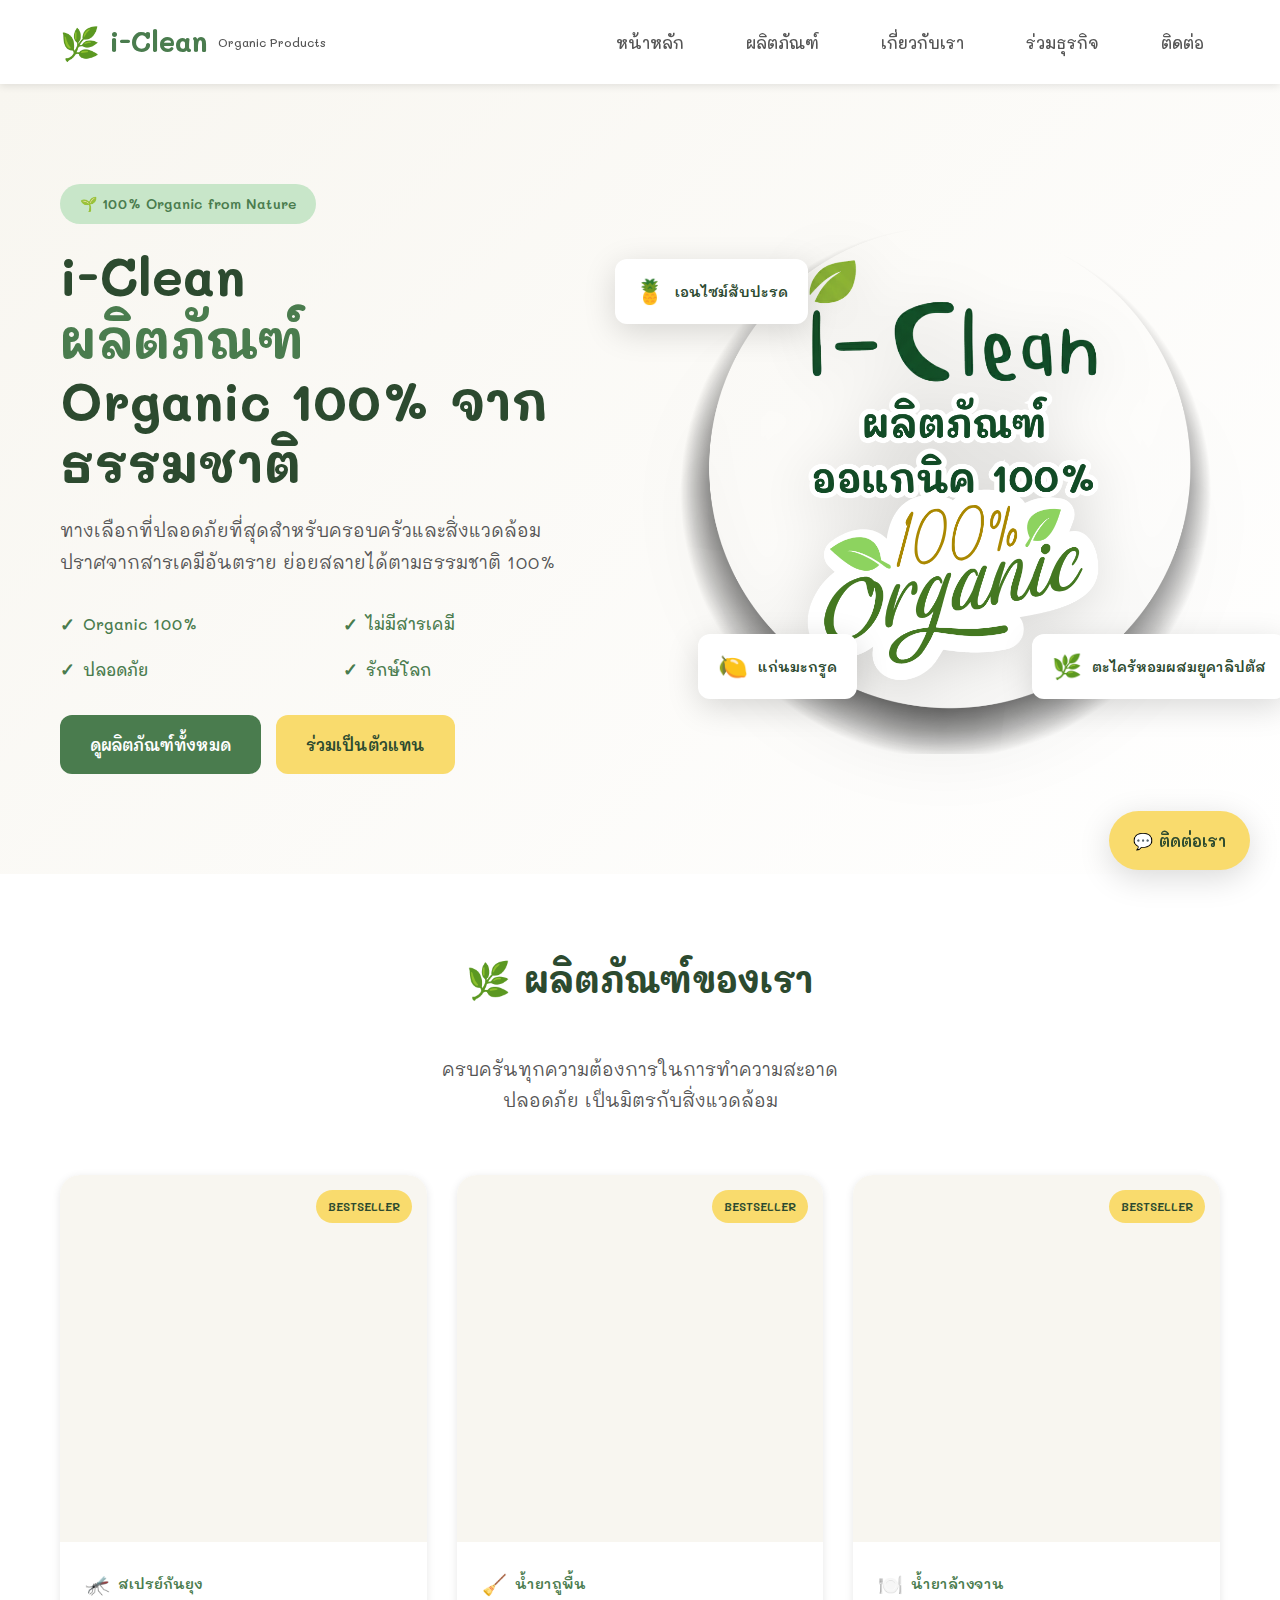
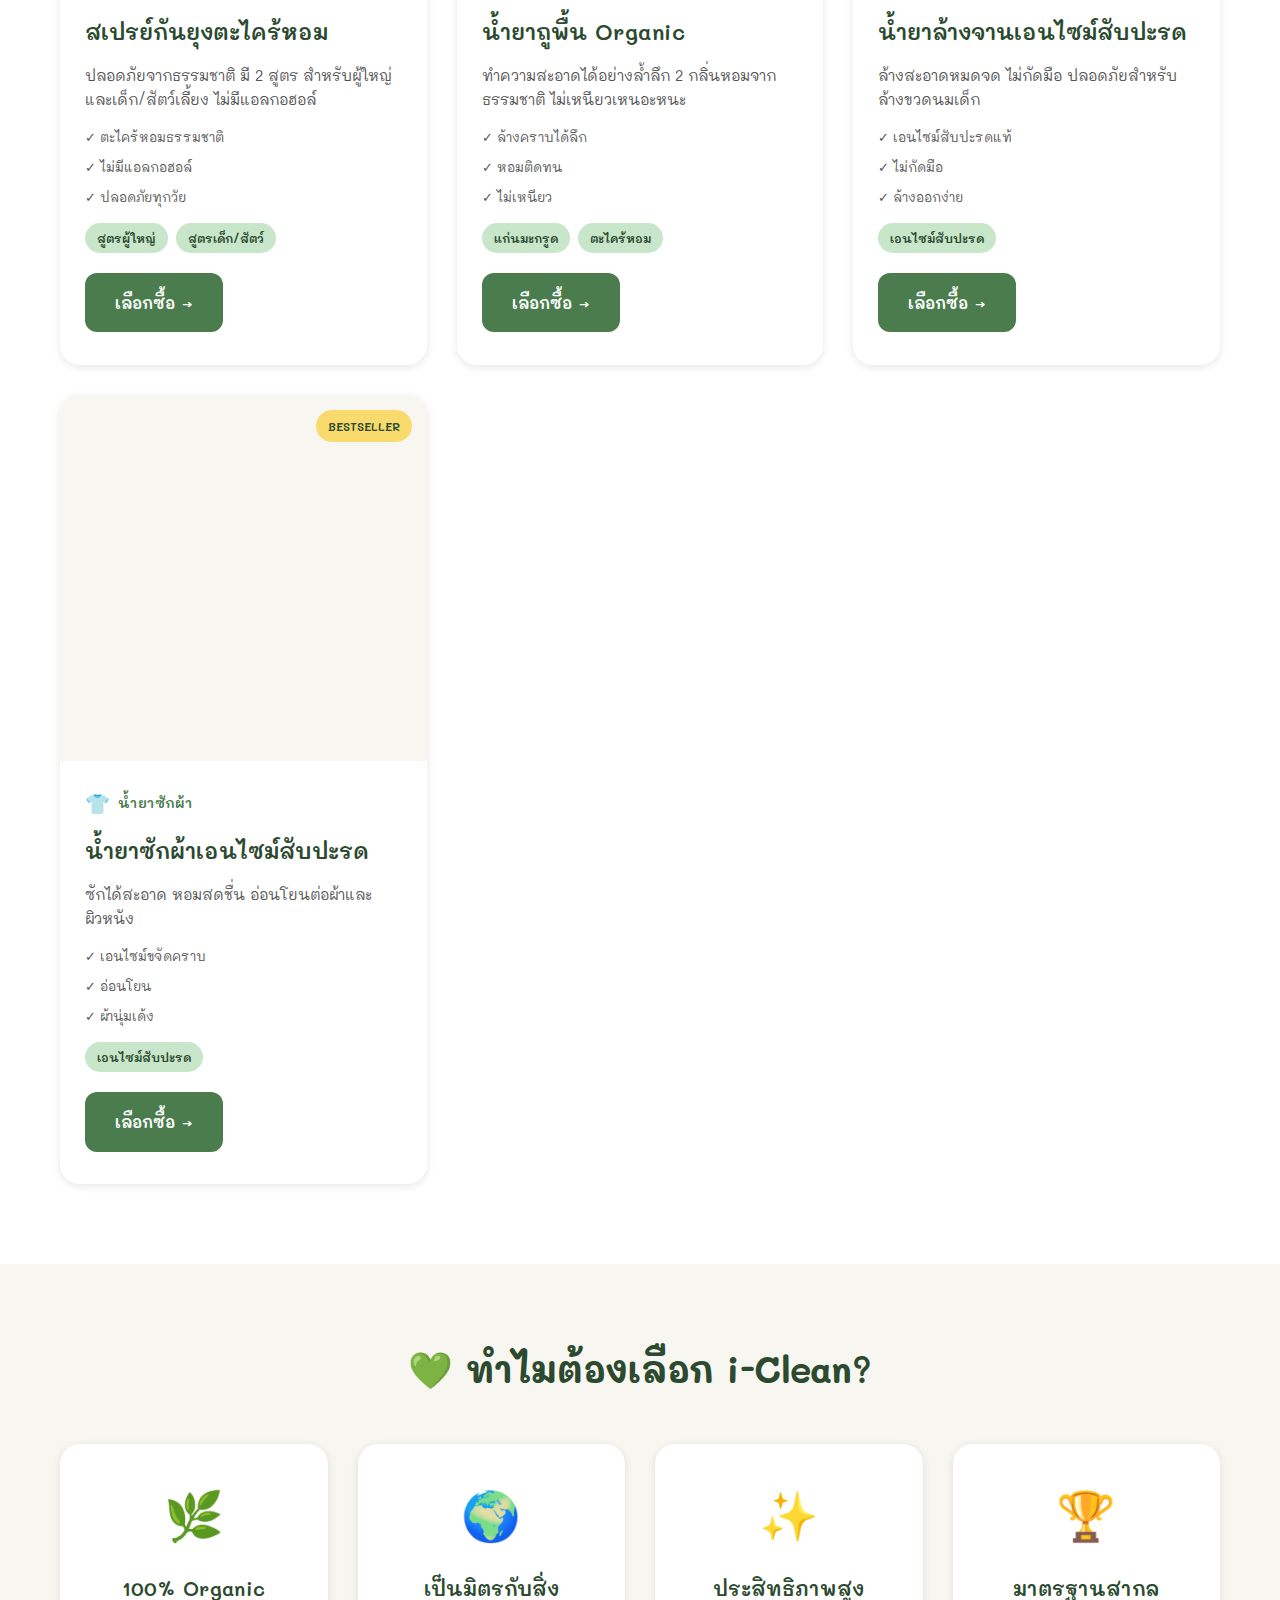
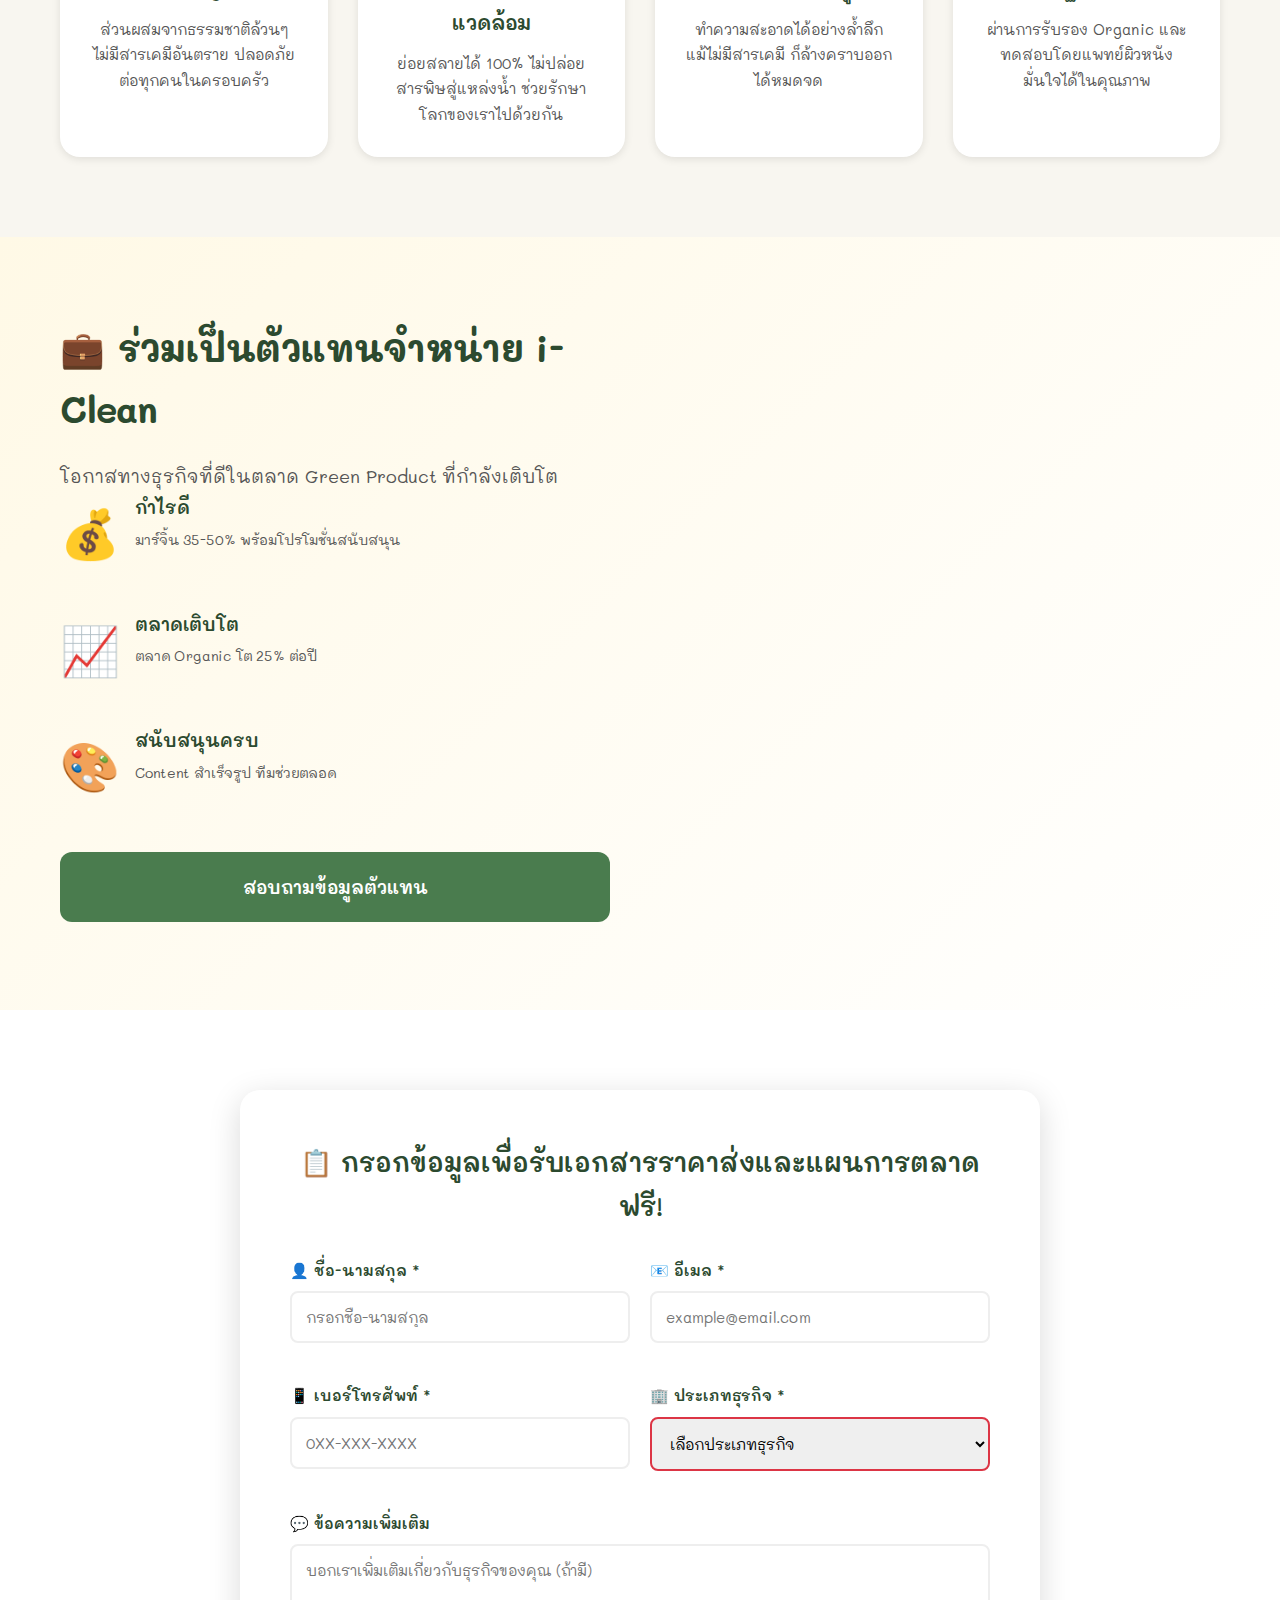
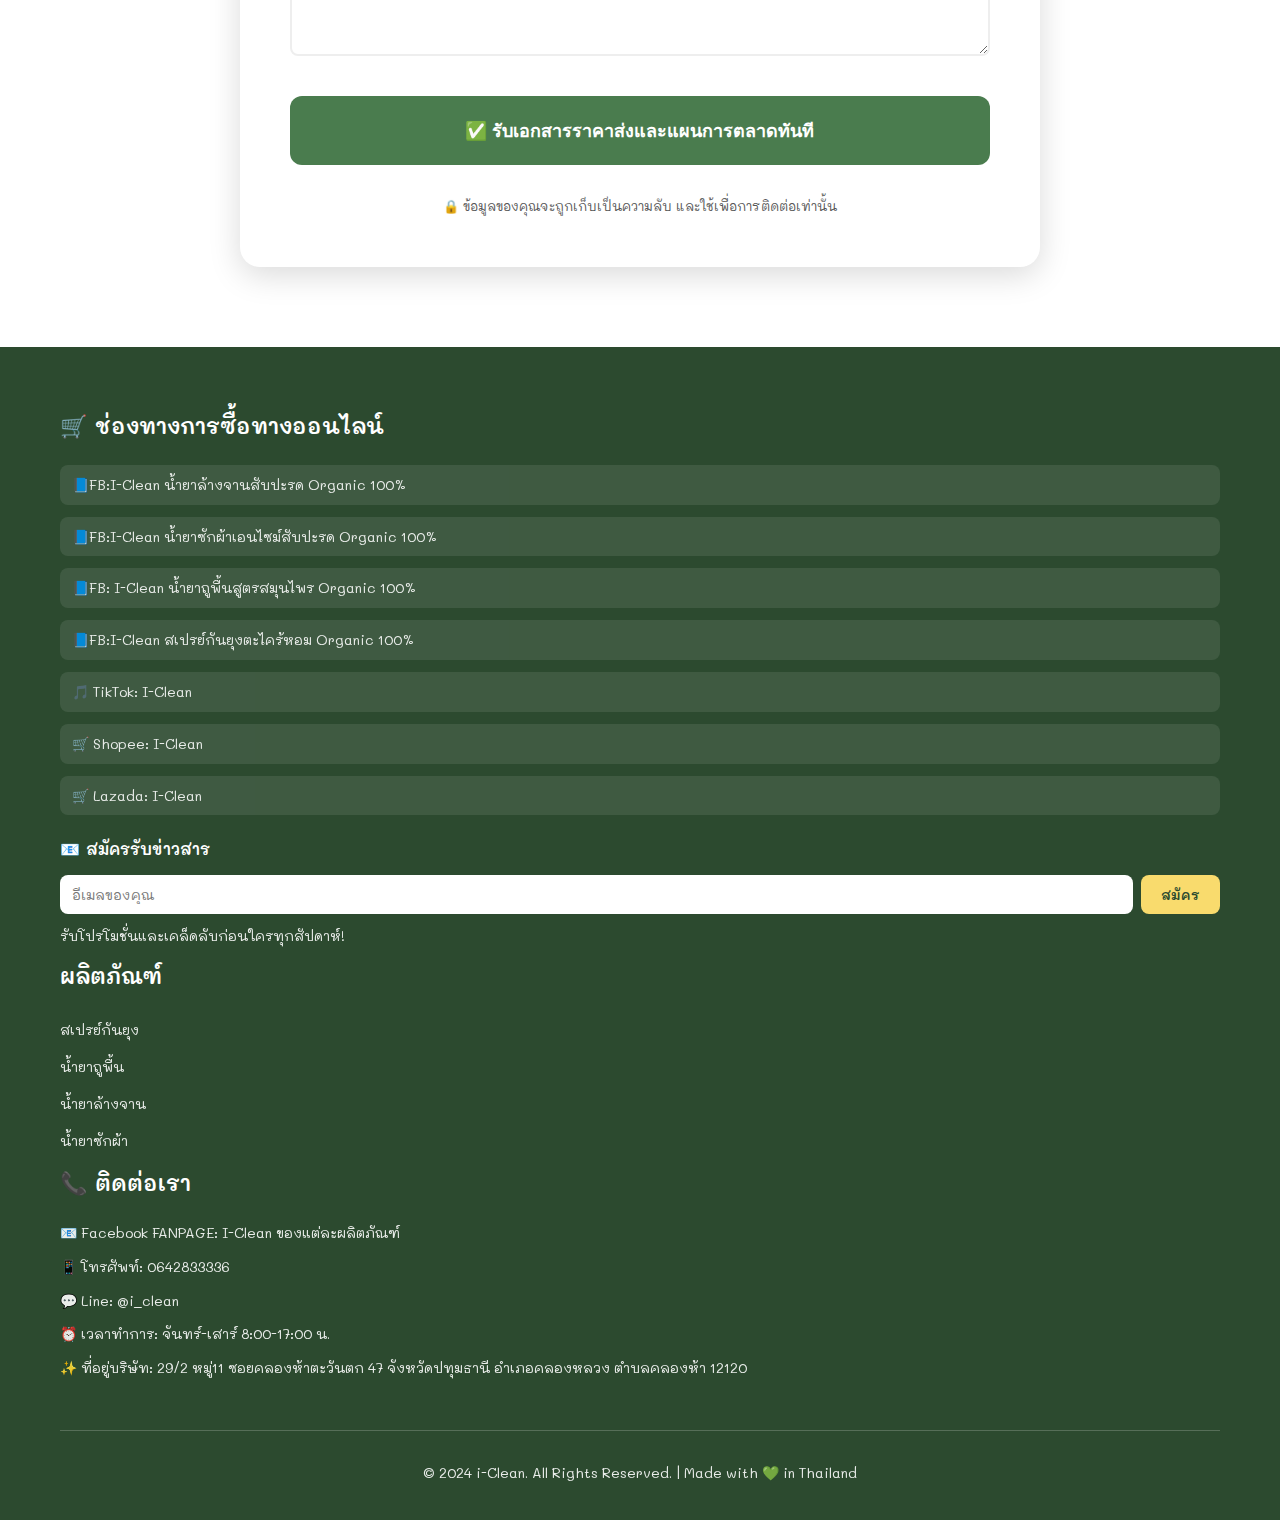
<file: index.html>
<!DOCTYPE html>
<html lang="th">
<head>
    <meta charset="UTF-8">
    <meta name="viewport" content="width=device-width, initial-scale=1.0">
    <title>i-Clean | ผลิตภัณฑ์ Organic แท้ 100% จากธรรมชาติ</title>
    <meta name="description" content="i-Clean ผลิตภัณฑ์ทำความสะอาดออร์แกนิค 100% จากธรรมชาติ ปลอดภัย ไม่มีสารเคมี เป็นมิตรกับสิ่งแวดล้อม">
    <link rel="preconnect" href="https://fonts.googleapis.com">
    <link rel="preconnect" href="https://fonts.gstatic.com" crossorigin>
    <link href="https://fonts.googleapis.com/css2?family=Mali:wght@400;500;600;700&family=Sarabun:wght@400;500;600&display=swap" rel="stylesheet">
    <link rel="stylesheet" href="css/main.css">
</head>
<body>
    <!-- Navigation -->
    <nav class="navbar">
        <div class="container">
            <div class="nav-content">
                <div class="logo">
                    <span class="logo-icon">🌿</span>
                    <span class="logo-text">i-Clean</span>
                    <span class="logo-subtitle">Organic Products</span>
                </div>
                <div class="nav-links">
                    <a href="#home">หน้าหลัก</a>
                    <a href="#products">ผลิตภัณฑ์</a>
                    <a href="#about">เกี่ยวกับเรา</a>
                    <a href="#wholesale">ร่วมธุรกิจ</a>
                    <a href="#contact">ติดต่อ</a>
                </div>
                <button class="mobile-menu-btn" id="mobileMenuBtn">
                    <span></span>
                    <span></span>
                    <span></span>
                </button>
            </div>
        </div>
    </nav>

    <!-- Mobile Menu -->
    <div class="mobile-menu" id="mobileMenu">
        <a href="#home">หน้าหลัก</a>
        <a href="#products">ผลิตภัณฑ์</a>
        <a href="#about">เกี่ยวกับเรา</a>
        <a href="#wholesale">ร่วมธุรกิจ</a>
        <a href="#contact">ติดต่อ</a>
    </div>

    <!-- Hero Section -->
    <section id="home" class="hero-main">
        <div class="container">
            <div class="hero-content-main">
                <div class="hero-text-main">
                    <div class="hero-badge">
                        <span>🌱 100% Organic from Nature</span>
                    </div>
                    <h1 class="hero-title-main">
                        i-Clean<br>
                        <span class="highlight">ผลิตภัณฑ์</span><br>
                        Organic 100% จากธรรมชาติ
                    </h1>
                    <p class="hero-subtitle-main">
                        ทางเลือกที่ปลอดภัยที่สุดสำหรับครอบครัวและสิ่งแวดล้อม<br>
                        ปราศจากสารเคมีอันตราย ย่อยสลายได้ตามธรรมชาติ 100%
                    </p>
                    <div class="hero-features">
                        <div class="feature-item">
                            <span class="feature-icon">✓</span>
                            <span>Organic 100%</span>
                        </div>
                        <div class="feature-item">
                            <span class="feature-icon">✓</span>
                            <span>ไม่มีสารเคมี</span>
                        </div>
                        <div class="feature-item">
                            <span class="feature-icon">✓</span>
                            <span>ปลอดภัย</span>
                        </div>
                        <div class="feature-item">
                            <span class="feature-icon">✓</span>
                            <span>รักษ์โลก</span>
                        </div>
                    </div>
                    <div class="hero-cta-main">
                        <a href="#products" class="btn btn-primary">ดูผลิตภัณฑ์ทั้งหมด</a>
                        <a href="#wholesale" class="btn btn-secondary">ร่วมเป็นตัวแทน</a>
                    </div>
                </div>
                <div class="hero-visual">
                    <div class="product-collage">
                        <div class="collage-item item-1">
                            <img src="img/f.png" alt="i-Clean Products">
                        </div>
                        <div class="floating-badge badge-1">
                            <span>🍍</span>
                            <p>เอนไซม์สับปะรด</p>
                        </div>
                        <div class="floating-badge badge-2">
                            <span>🌿</span>
                            <p>ตะไคร้หอมผสมยูคาลิปตัส</p>
                        </div>
                        <div class="floating-badge badge-3">
                            <span>🍋</span>
                            <p>แก่นมะกรูด</p>
                        </div>
                    </div>
                </div>
            </div>
        </div>
    </section>

    <!-- Products Showcase Section -->
    <section id="products" class="products-showcase">
        <div class="container">
            <div class="section-header">
                <h2 class="section-title">🌿 ผลิตภัณฑ์ของเรา</h2>
                <p class="section-subtitle">
                    ครบครันทุกความต้องการในการทำความสะอาด<br>
                    ปลอดภัย เป็นมิตรกับสิ่งแวดล้อม
                </p>
            </div>

            <div class="products-grid">
                <!-- Product 1: Mosquito Spray -->
                <div class="product-card" data-product="mosquito">
                    <div class="product-image">
                        <div class="product-badge bestseller">BESTSELLER</div>
                        <img src="img/e.png" alt="สเปรย์กันยุงตะไคร้หอม">
                        <div class="product-hover-overlay">
                            <a href="products/mosquito-spray.html" class="btn-view">ดูรายละเอียด</a>
                        </div>
                    </div>
                    <div class="product-info">
                        <div class="product-category">
                            <span class="icon">🦟</span>
                            <span>สเปรย์กันยุง</span>
                        </div>
                        <h3 class="product-title">สเปรย์กันยุงตะไคร้หอม</h3>
                        <p class="product-description">
                            ปลอดภัยจากธรรมชาติ มี 2 สูตร สำหรับผู้ใหญ่และเด็ก/สัตว์เลี้ยง ไม่มีแอลกอฮอล์
                        </p>
                        <div class="product-features">
                            <span>✓ ตะไคร้หอมธรรมชาติ</span>
                            <span>✓ ไม่มีแอลกอฮอล์</span>
                            <span>✓ ปลอดภัยทุกวัย</span>
                        </div>
                        <div class="product-variants">
                            <span class="variant-badge">สูตรผู้ใหญ่</span>
                            <span class="variant-badge">สูตรเด็ก/สัตว์</span>
                        </div>
                        <a href="products/mosquito-spray.html" class="btn btn-product">เลือกซื้อ →</a>
                    </div>
                </div>

                <!-- Product 2: Floor Cleaner -->
                <div class="product-card" data-product="floor">
                    <div class="product-image">
                        <div class="product-badge bestseller">BESTSELLER</div>
                        <img src="img/h.png" alt="น้ำยาถูพื้น">
                        <div class="product-hover-overlay">
                            <a href="products/floor-cleaner.html" class="btn-view">ดูรายละเอียด</a>
                        </div>
                    </div>
                    <div class="product-info">
                        <div class="product-category">
                            <span class="icon">🧹</span>
                            <span>น้ำยาถูพื้น</span>
                        </div>
                        <h3 class="product-title">น้ำยาถูพื้น Organic</h3>
                        <p class="product-description">
                            ทำความสะอาดได้อย่างล้ำลึก 2 กลิ่นหอมจากธรรมชาติ ไม่เหนียวเหนอะหนะ
                        </p>
                        <div class="product-features">
                            <span>✓ ล้างคราบได้ลึก</span>
                            <span>✓ หอมติดทน</span>
                            <span>✓ ไม่เหนียว</span>
                        </div>
                        <div class="product-variants">
                            <span class="variant-badge">แก่นมะกรูด</span>
                            <span class="variant-badge">ตะไคร้หอม</span>
                        </div>
                        <a href="products/floor-cleaner.html" class="btn btn-product">เลือกซื้อ →</a>
                    </div>
                </div>

                <!-- Product 3: Dish Soap -->
                <div class="product-card" data-product="dish">
                    <div class="product-image">
                        <div class="product-badge bestseller">BESTSELLER</div>
                        <img src="img/d.png" alt="น้ำยาล้างจานเอนไซม์สับปะรด">
                        <div class="product-hover-overlay">
                            <a href="products/dish-soap.html" class="btn-view">ดูรายละเอียด</a>
                        </div>
                    </div>
                    <div class="product-info">
                        <div class="product-category">
                            <span class="icon">🍽️</span>
                            <span>น้ำยาล้างจาน</span>
                        </div>
                        <h3 class="product-title">น้ำยาล้างจานเอนไซม์สับปะรด</h3>
                        <p class="product-description">
                            ล้างสะอาดหมดจด ไม่กัดมือ ปลอดภัยสำหรับล้างขวดนมเด็ก
                        </p>
                        <div class="product-features">
                            <span>✓ เอนไซม์สับปะรดแท้</span>
                            <span>✓ ไม่กัดมือ</span>
                            <span>✓ ล้างออกง่าย</span>
                        </div>
                        <div class="product-variants">
                            <span class="variant-badge">เอนไซม์สับปะรด</span>
                        </div>
                        <a href="products/dish-soap.html" class="btn btn-product">เลือกซื้อ →</a>
                    </div>
                </div>

                <!-- Product 4: Laundry Detergent -->
                <div class="product-card" data-product="laundry">
                    <div class="product-image">
                        <div class="product-badge bestseller">BESTSELLER</div>
                        <img src="img/g.png" alt="น้ำยาซักผ้าเอนไซม์สับปะรด">
                        <div class="product-hover-overlay">
                            <a href="products/laundry.html" class="btn-view">ดูรายละเอียด</a>
                        </div>
                    </div>
                    <div class="product-info">
                        <div class="product-category">
                            <span class="icon">👕</span>
                            <span>น้ำยาซักผ้า</span>
                        </div>
                        <h3 class="product-title">น้ำยาซักผ้าเอนไซม์สับปะรด</h3>
                        <p class="product-description">
                            ซักได้สะอาด หอมสดชื่น อ่อนโยนต่อผ้าและผิวหนัง
                        </p>
                        <div class="product-features">
                            <span>✓ เอนไซม์ขจัดคราบ</span>
                            <span>✓ อ่อนโยน</span>
                            <span>✓ ผ้านุ่มเด้ง</span>
                        </div>
                        <div class="product-variants">
                            <span class="variant-badge">เอนไซม์สับปะรด</span>
                        </div>
                        <a href="products/laundry.html" class="btn btn-product">เลือกซื้อ →</a>
                    </div>
                </div>
            </div>
        </div>
    </section>

    <!-- Why Choose Us Section -->
    <section class="why-choose">
        <div class="container">
            <h2 class="section-title">💚 ทำไมต้องเลือก i-Clean?</h2>
            <div class="reasons-grid">
                <div class="reason-card">
                    <div class="reason-icon">🌿</div>
                    <h3>100% Organic</h3>
                    <p>ส่วนผสมจากธรรมชาติล้วนๆ ไม่มีสารเคมีอันตราย ปลอดภัยต่อทุกคนในครอบครัว</p>
                </div>
                <div class="reason-card">
                    <div class="reason-icon">🌍</div>
                    <h3>เป็นมิตรกับสิ่งแวดล้อม</h3>
                    <p>ย่อยสลายได้ 100% ไม่ปล่อยสารพิษสู่แหล่งน้ำ ช่วยรักษาโลกของเราไปด้วยกัน</p>
                </div>
                <div class="reason-card">
                    <div class="reason-icon">✨</div>
                    <h3>ประสิทธิภาพสูง</h3>
                    <p>ทำความสะอาดได้อย่างล้ำลึก แม้ไม่มีสารเคมี ก็ล้างคราบออกได้หมดจด</p>
                </div>
                <div class="reason-card">
                    <div class="reason-icon">🏆</div>
                    <h3>มาตรฐานสากล</h3>
                    <p>ผ่านการรับรอง Organic และทดสอบโดยแพทย์ผิวหนัง มั่นใจได้ในคุณภาพ</p>
                </div>
            </div>
        </div>
    </section>

    <!-- Wholesale Section -->
    <section id="wholesale" class="wholesale-section">
        <div class="container">
            <div class="wholesale-content">
                <div class="wholesale-text">
                    <h2>💼 ร่วมเป็นตัวแทนจำหน่าย i-Clean</h2>
                    <p class="wholesale-subtitle">
                        โอกาสทางธุรกิจที่ดีในตลาด Green Product ที่กำลังเติบโต
                    </p>
                    <div class="wholesale-benefits">
                        <div class="benefit-item">
                            <span class="benefit-icon">💰</span>
                            <div>
                                <h4>กำไรดี</h4>
                                <p>มาร์จิ้น 35-50% พร้อมโปรโมชั่นสนับสนุน</p>
                            </div>
                        </div>
                        <div class="benefit-item">
                            <span class="benefit-icon">📈</span>
                            <div>
                                <h4>ตลาดเติบโต</h4>
                                <p>ตลาด Organic โต 25% ต่อปี</p>
                            </div>
                        </div>
                        <div class="benefit-item">
                            <span class="benefit-icon">🎨</span>
                            <div>
                                <h4>สนับสนุนครบ</h4>
                                <p>Content สำเร็จรูป ทีมช่วยตลอด</p>
                            </div>
                        </div>
                    </div>
                    <a href="#contact" class="btn btn-primary btn-large">สอบถามข้อมูลตัวแทน</a>
                </div>
                <div class="wholesale-image">
                    <img src="img/f.png" alt="i-Clean Products Collection">
                </div>
            </div>
        </div>
    </section>

    <!-- Contact Section -->
    <section id="contact" class="contact-section">
        <div class="container">
            <!-- Wholesale Form -->
            <div class="wholesale-form-container">
                <h3>📋 กรอกข้อมูลเพื่อรับเอกสารราคาส่งและแผนการตลาดฟรี!</h3>
                <form class="wholesale-form" id="wholesaleForm">
                    <div class="form-row">
                        <div class="form-group">
                            <label>👤 ชื่อ-นามสกุล *</label>
                            <input type="text" name="fullname" required placeholder="กรอกชื่อ-นามสกุล">
                        </div>
                        <div class="form-group">
                            <label>📧 อีเมล *</label>
                            <input type="email" name="email" required placeholder="example@email.com">
                        </div>
                    </div>
                    <div class="form-row">
                        <div class="form-group">
                            <label>📱 เบอร์โทรศัพท์ *</label>
                            <input type="tel" name="phone" required placeholder="0XX-XXX-XXXX">
                        </div>
                        <div class="form-group">
                            <label>🏢 ประเภทธุรกิจ *</label>
                            <select name="business_type" required>
                                <option value="">เลือกประเภทธุรกิจ</option>
                                <option value="online">ขายปลีกออนไลน์</option>
                                <option value="store">ร้านค้า/ร้านสะดวกซื้อ</option>
                                <option value="reseller">ตัวแทนจำหน่าย/Dropship</option>
                                <option value="other">ธุรกิจอื่นๆ</option>
                            </select>
                        </div>
                    </div>
                    <div class="form-group">
                        <label>💬 ข้อความเพิ่มเติม</label>
                        <textarea name="message" rows="4" placeholder="บอกเราเพิ่มเติมเกี่ยวกับธุรกิจของคุณ (ถ้ามี)"></textarea>
                    </div>
                    <button type="submit" class="btn btn-primary btn-large">
                        ✅ รับเอกสารราคาส่งและแผนการตลาดทันที
                    </button>
                    <p class="form-note">🔒 ข้อมูลของคุณจะถูกเก็บเป็นความลับ และใช้เพื่อการติดต่อเท่านั้น</p>
                </form>
                </div>
            </div>
        </div>
    </section>

    <!-- Footer -->
    <footer class="footer">
        <div class="container">
            <div class="footer-content">
                <div class="footer-col">
                    <h4>🛒 ช่องทางการซื้อทางออนไลน์</h4>
                    <div class="social-links">
                        <a href="https://www.facebook.com/profile.php?id=61582478784932" class="social-link" target="_blank" rel="noopener noreferrer">📘FB:I-Clean น้ำยาล้างจานสับปะรด Organic 100%</a>
                        <a href="https://www.facebook.com/profile.php?id=61582414864064" class="social-link" target="_blank" rel="noopener noreferrer">📘FB:I-Clean น้ำยาซักผ้าเอนไซม์สับปะรด Organic 100%</a>
                        <a href="https://www.facebook.com/profile.php?id=61582686051550" class="social-link" target="_blank" rel="noopener noreferrer">📘FB: I-Clean น้ำยาถูพื้นสูตรสมุนไพร Organic 100%</a>
                        <a href="https://www.facebook.com/profile.php?id=61582371576202" class="social-link" target="_blank" rel="noopener noreferrer">📘FB:I-Clean สเปรย์กันยุงตะไคร้หอม Organic 100%</a>
                        <a href="https://www.tiktok.com/@i_clean.organic" class="social-link" target="_blank" rel="noopener noreferrer">🎵 TikTok: I-Clean</a>
                        <a href="https://shopee.co.th/i_clean" class="social-link" target="_blank" rel="noopener noreferrer">🛒 Shopee: I-Clean</a>
                        <a href="https://www.lazada.co.th/shop/c-iclean" class="social-link" target="_blank" rel="noopener noreferrer">🛒 Lazada: I-Clean</a>
                    </div>
                    <div class="newsletter">
                        <h5>📧 สมัครรับข่าวสาร</h5>
                        <form class="newsletter-form">
                            <input type="email" placeholder="อีเมลของคุณ">
                            <button type="submit">สมัคร</button>
                        </form>
                        <p class="newsletter-note">รับโปรโมชั่นและเคล็ดลับก่อนใครทุกสัปดาห์!</p>
                    </div>
                <div class="footer-col">
                    <h4>ผลิตภัณฑ์</h4>
                    <ul>
                        <li><a href="products/mosquito-spray.html">สเปรย์กันยุง</a></li>
                        <li><a href="products/floor-cleaner.html">น้ำยาถูพื้น</a></li>
                        <li><a href="products/dish-soap.html">น้ำยาล้างจาน</a></li>
                        <li><a href="products/laundry.html">น้ำยาซักผ้า</a></li>
                    </ul>
                </div>
                <div class="footer-col">
                    <h4>📞 ติดต่อเรา</h4>
                    <p>📧 Facebook FANPAGE: I-Clean ของแต่ละผลิตภัณฑ์ </p>
                    <p>📱 โทรศัพท์: 0642833336</p>
                    <p>💬 Line: @i_clean</p>
                    <p>⏰ เวลาทำการ: จันทร์-เสาร์ 8:00-17:00 น.</p>
                    <p>✨ ที่อยู่บริษัท: 29/2 หมู่11 ซอยคลองห้าตะวันตก 47 จังหวัดปทุมธานี อำเภอคลองหลวง ตำบลคลองห้า 12120</p>
                </div>
                    </ul>
                </div>
            </div>
            <div class="footer-bottom">
                <p>© 2024 i-Clean. All Rights Reserved. | Made with 💚 in Thailand</p>
            </div>
        </div>
    </footer>

    <!-- Floating CTA -->
    <a href="#contact" class="floating-cta">💬 ติดต่อเรา</a>

    <!-- Scroll to Top -->
    <button class="scroll-top" id="scrollTop">↑</button>

    <script src="js/main.js"></script>
</body>
</html>
</file>
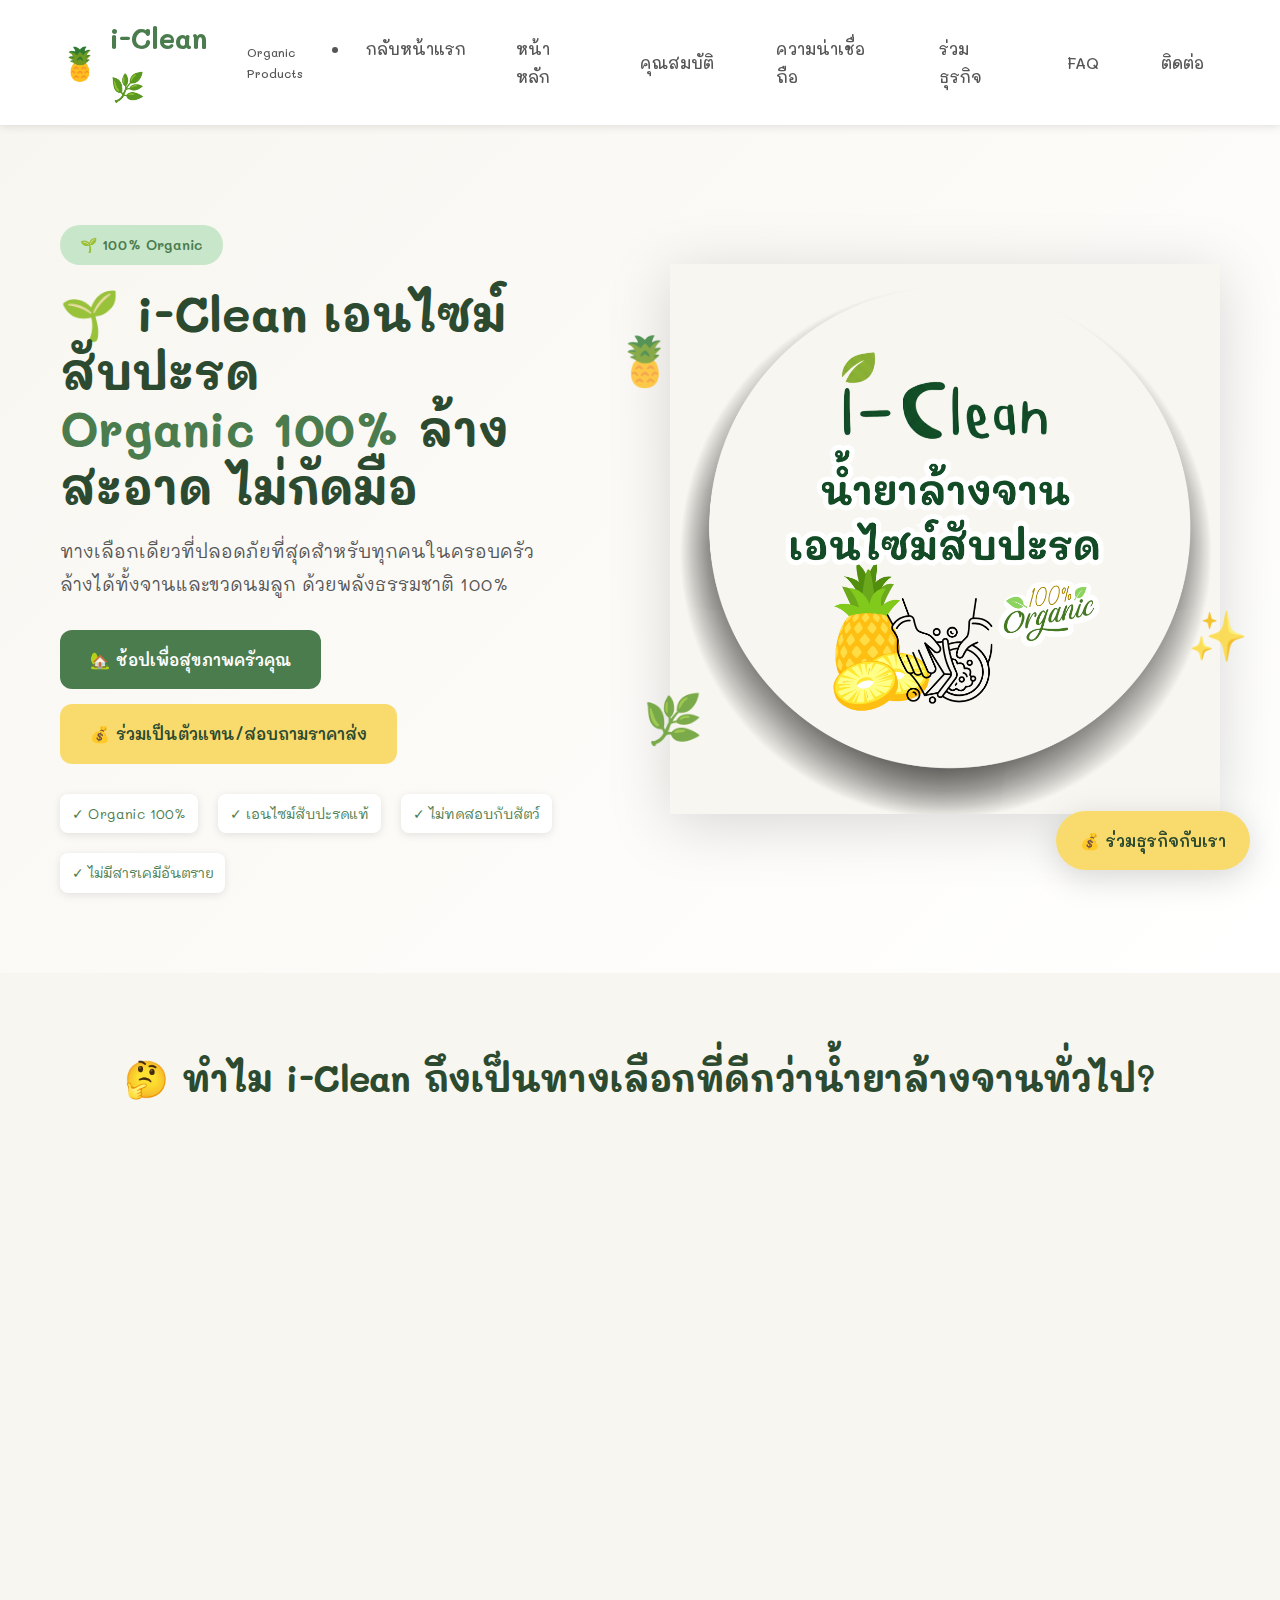
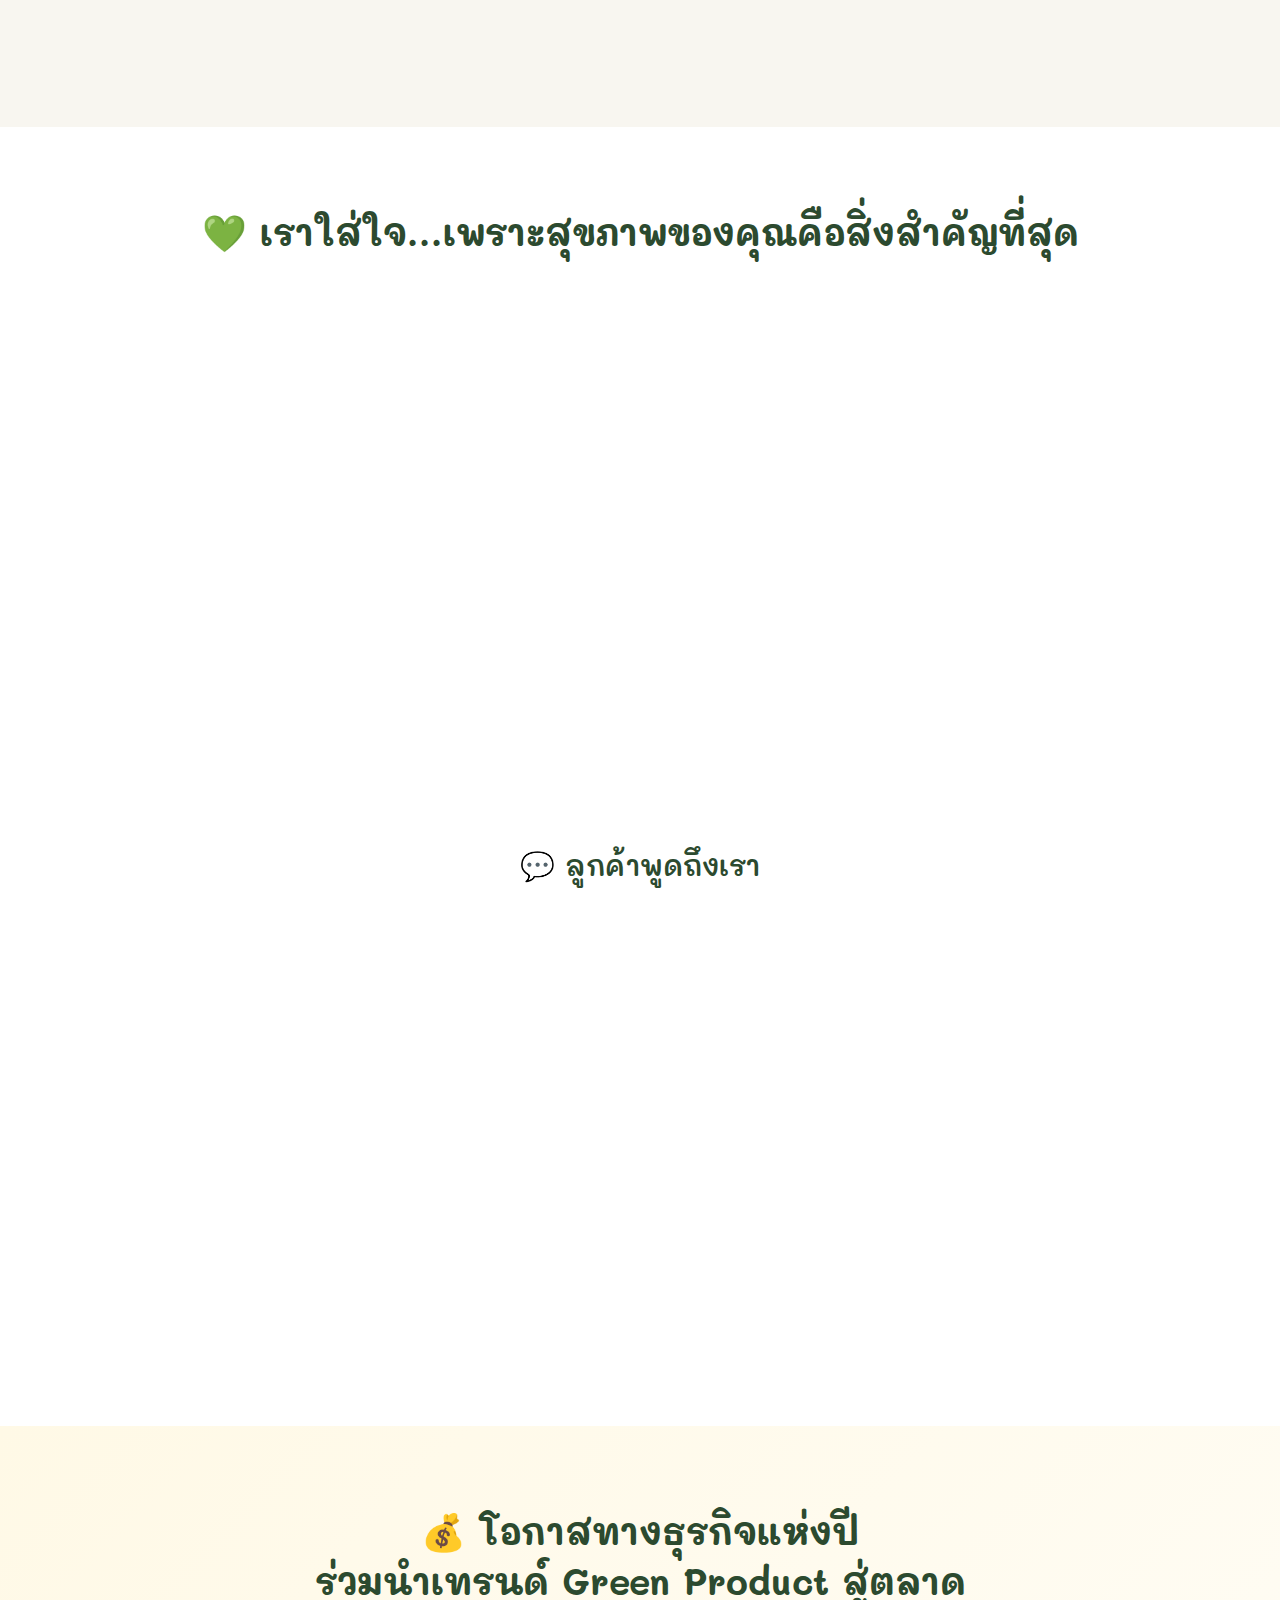
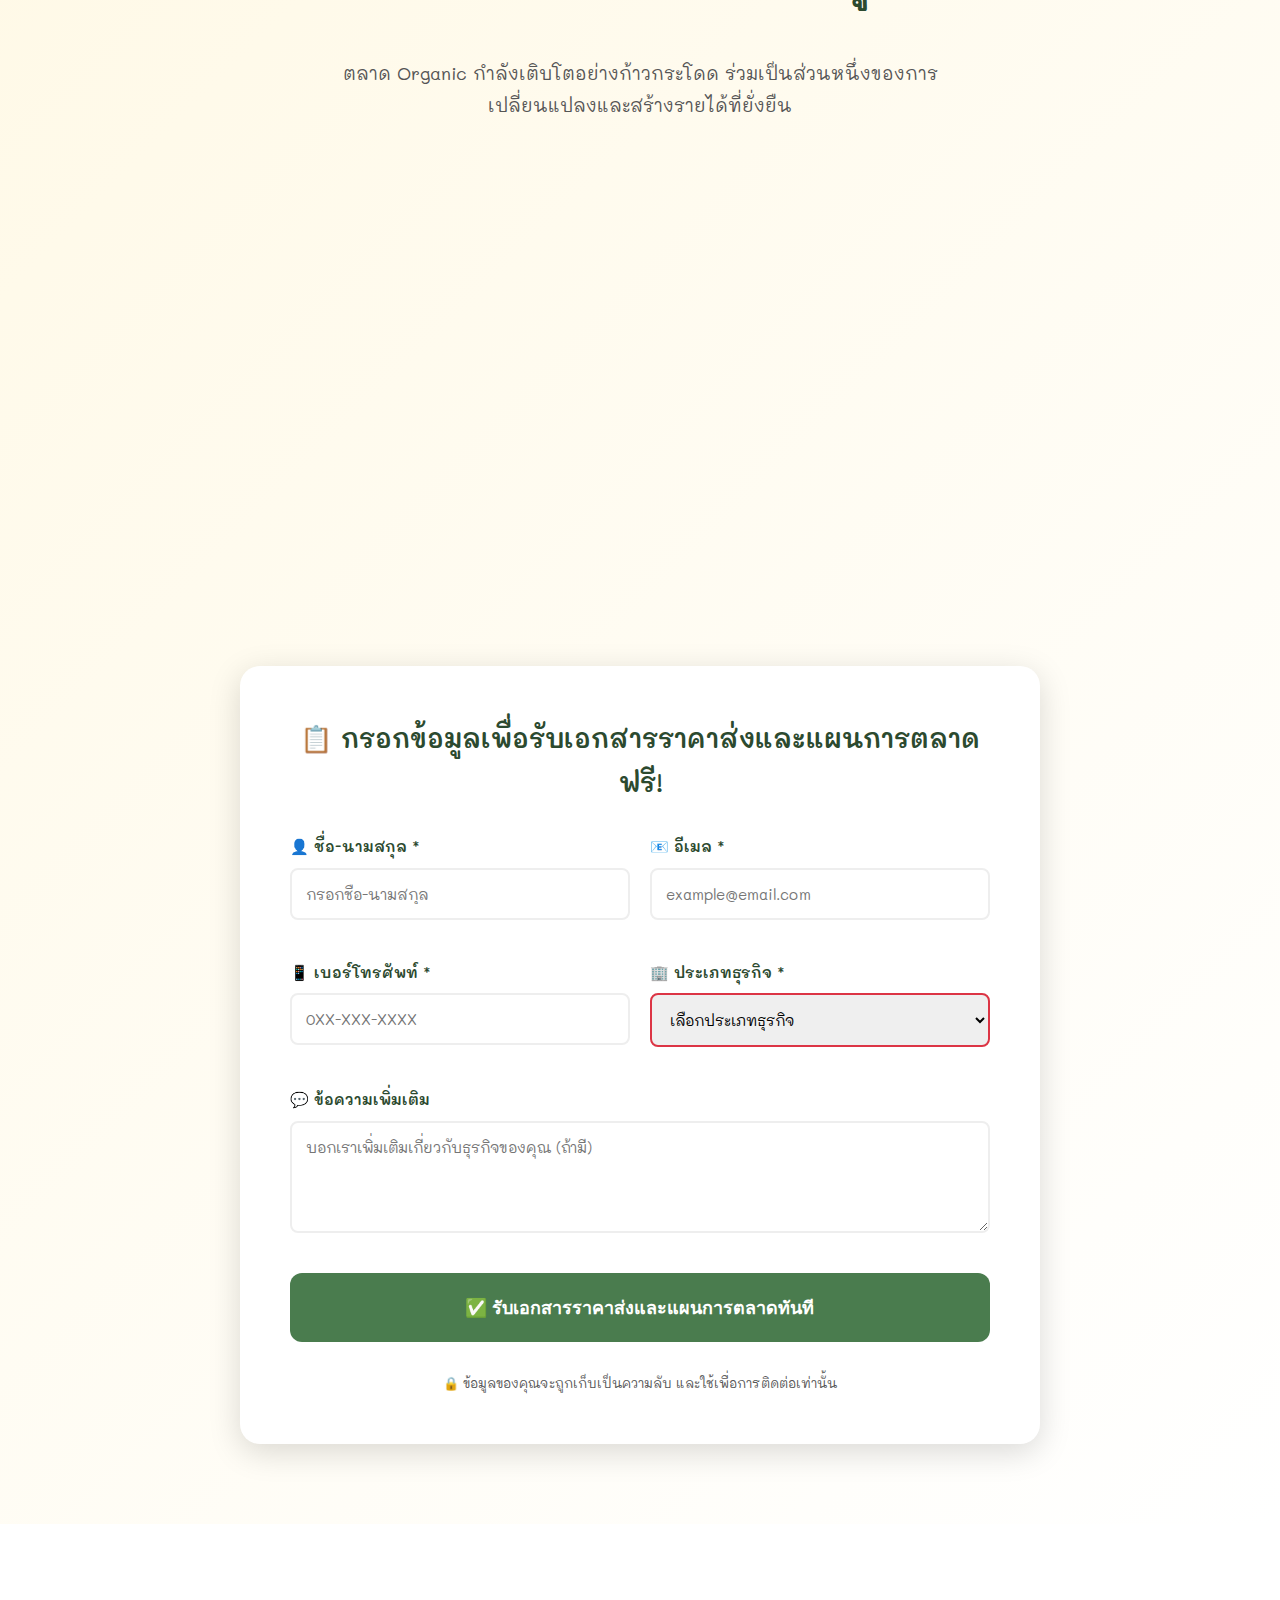
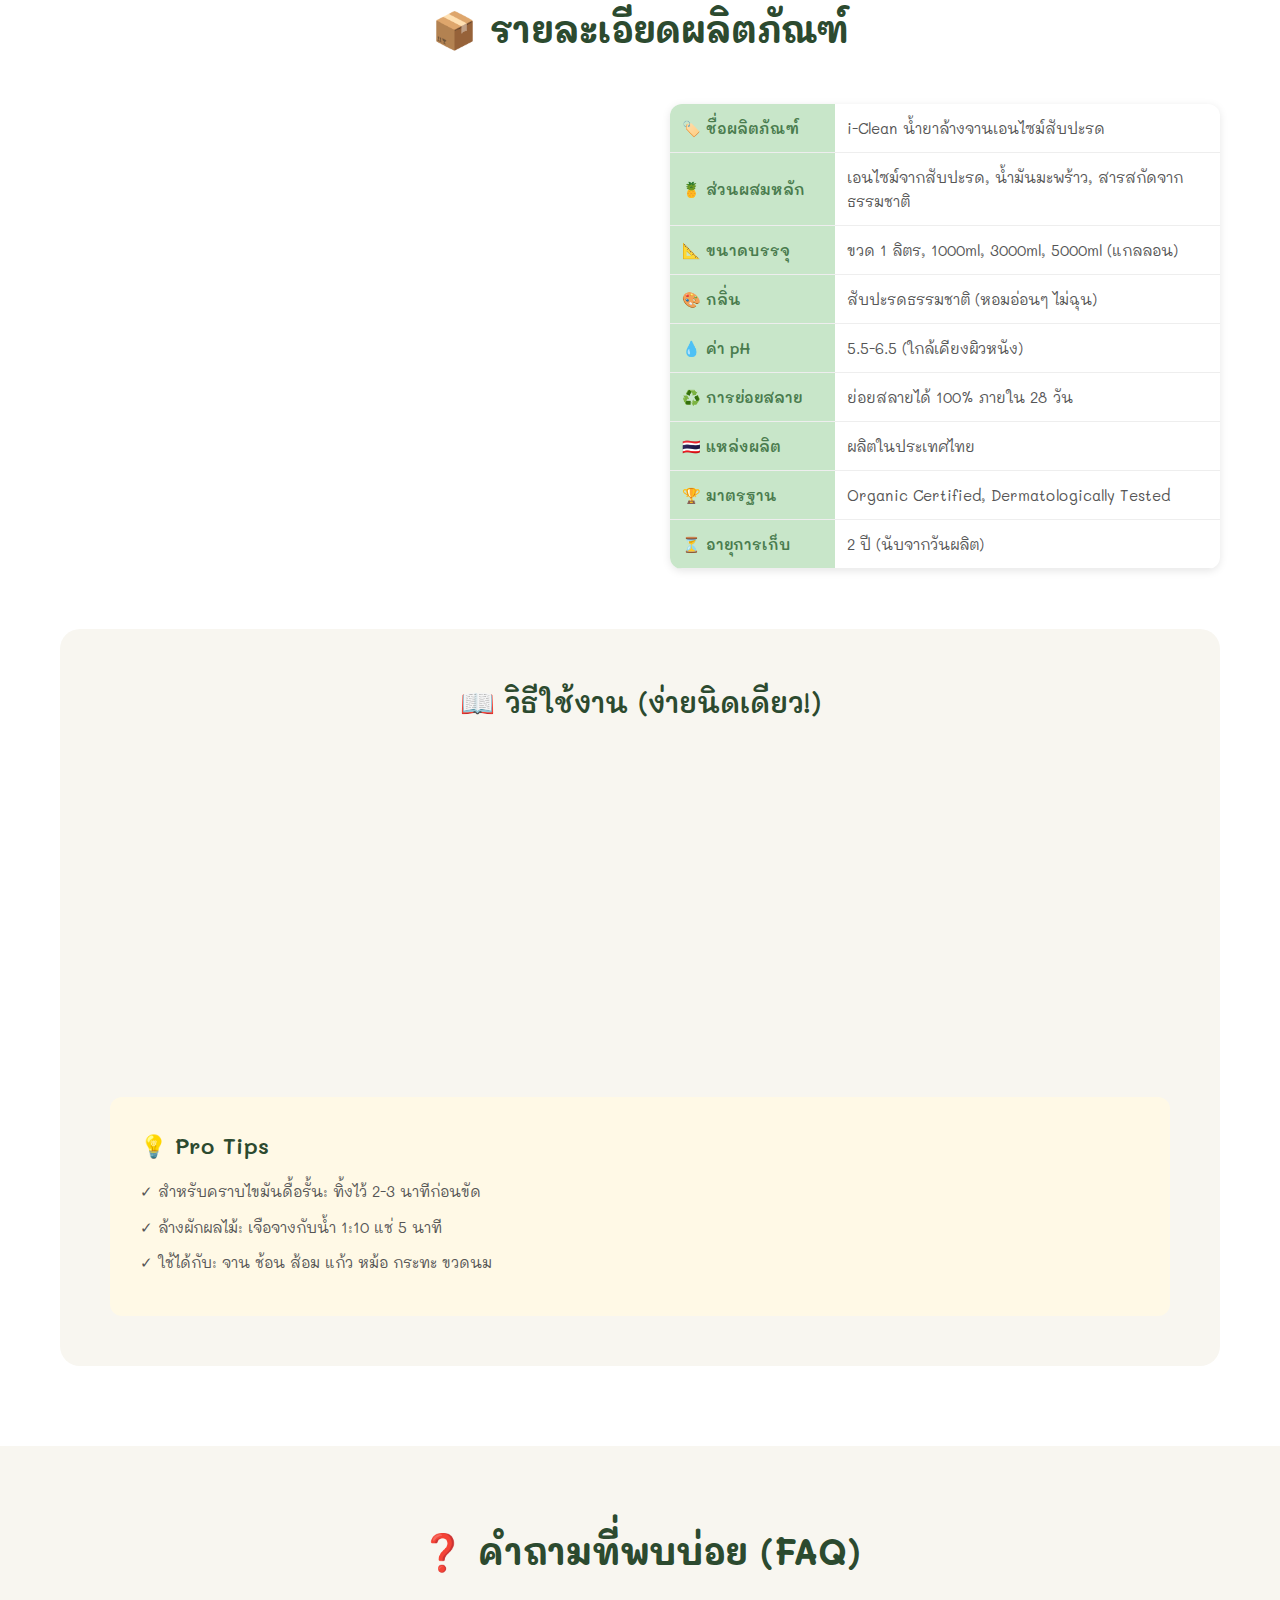
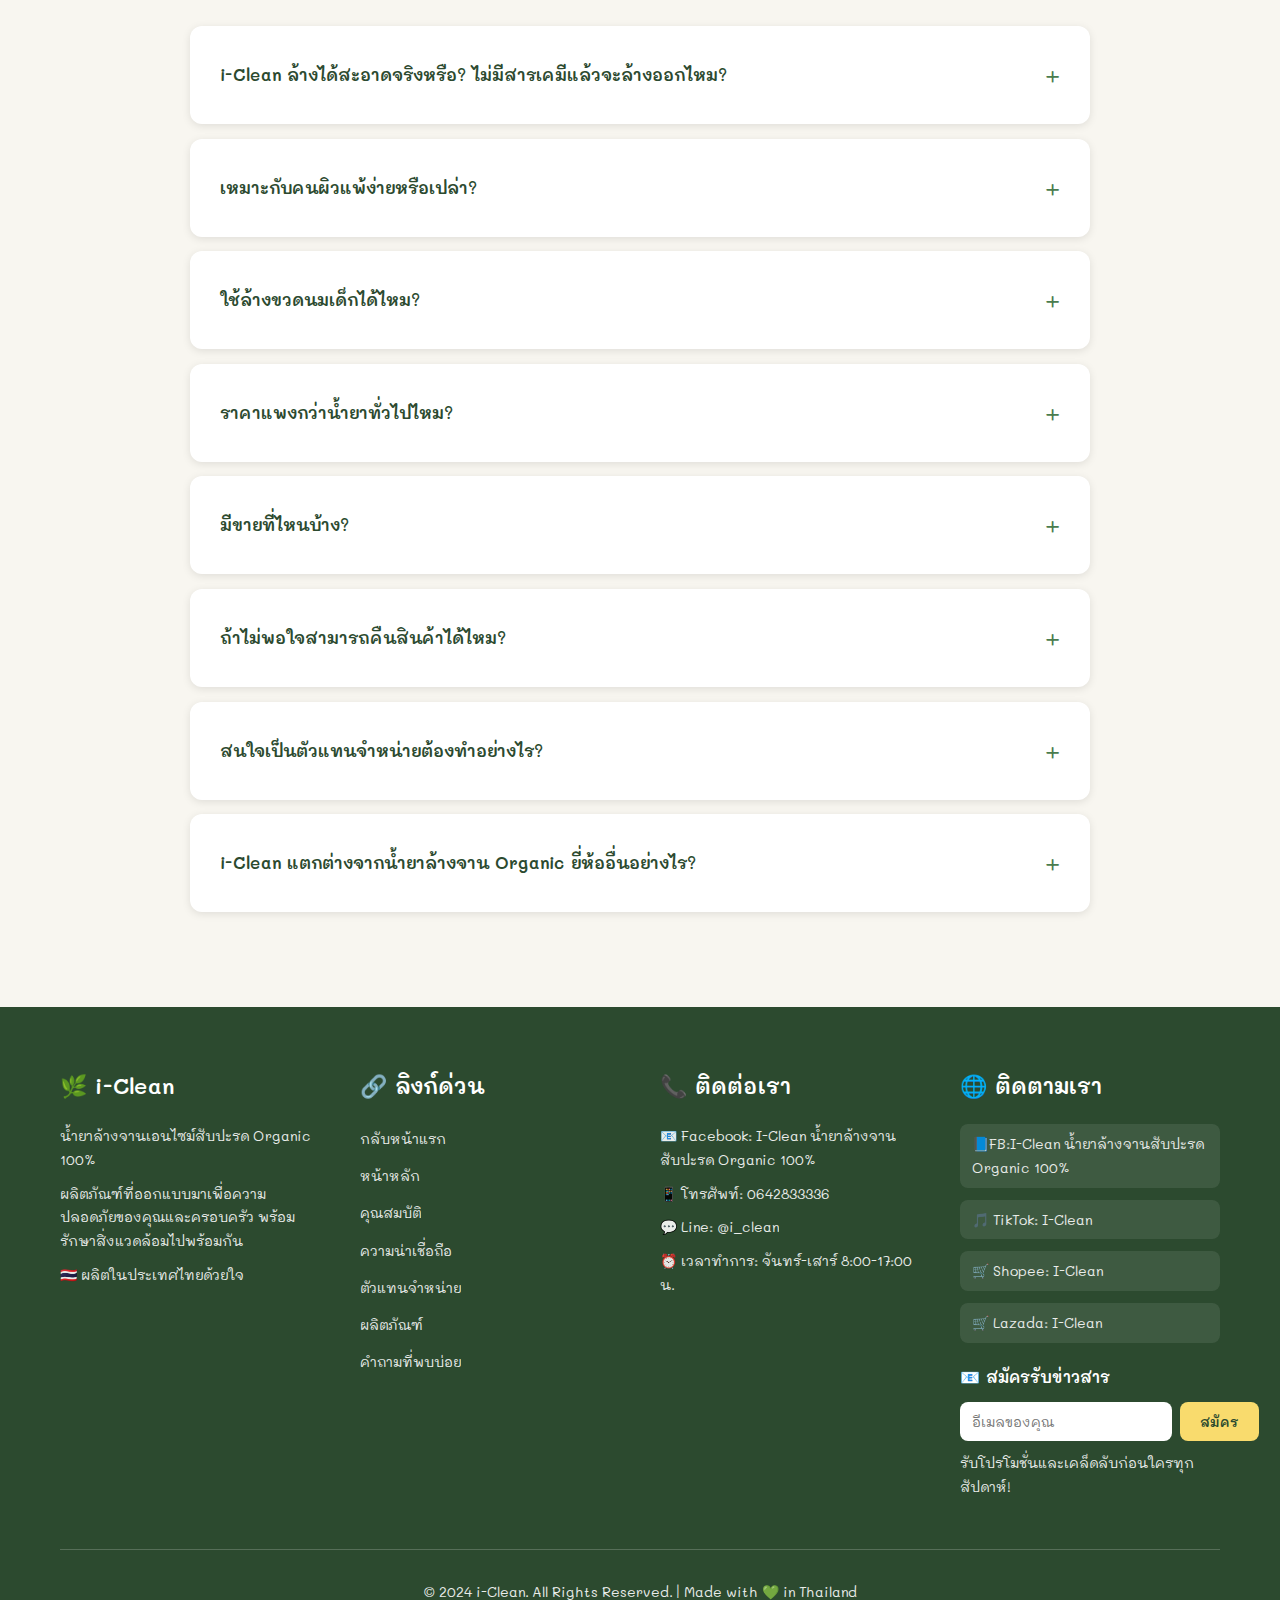
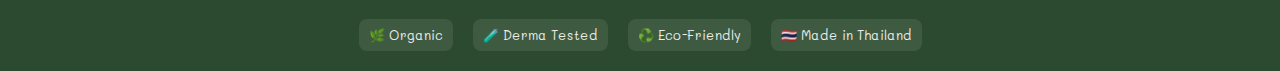
<file: products/dish-soap.html>
<!DOCTYPE html>
<html lang="th">
<head>
    <!-- Essential Meta Tags -->
    <meta charset="UTF-8">
    <meta name="viewport" content="width=device-width, initial-scale=1.0">
    <meta http-equiv="X-UA-Compatible" content="IE=edge">
    
    <!-- Primary Meta Tags -->
    <title>i-Clean น้ำยาล้างจานเอนไซม์สับปะรด Organic 100% | ไม่กัดมือ ปลอดภัย รักษ์โลก</title>
    <meta name="title" content="i-Clean น้ำยาล้างจานเอนไซม์สับปะรด Organic 100% | ไม่กัดมือ ปลอดภัย รักษ์โลก">
    <meta name="description" content="i-Clean น้ำยาล้างจานออร์แกนิคจากเอนไซม์สับปะรดธรรมชาติ 100% ล้างสะอาดหมดจด ไม่กัดมือ ปลอดภัยสำหรับทุกคนในครอบครัว ย่อยสลายได้ เป็นมิตรกับสิ่งแวดล้อม | รับตัวแทนจำหน่าย">
    <meta name="keywords" content="น้ำยาล้างจาน, organic, เอนไซม์สับปะรด, ไม่กัดมือ, ปลอดภัย, รักษ์โลก, biodegradable, ล้างจานเด็ก, ตัวแทนจำหน่าย, i-Clean, green product, eco-friendly, น้ำยาล้างจานออร์แกนิค, ล้างขวดนม">
    <meta name="author" content="i-Clean Thailand">
    <meta name="robots" content="index, follow">
    <meta name="language" content="Thai">
    <meta name="revisit-after" content="7 days">
    <meta name="geo.region" content="TH">
    <meta name="geo.placename" content="Thailand">
    
    <!-- Open Graph / Facebook -->
    <meta property="og:type" content="website">
    <meta property="og:url" content="https://i-clean.vercel.app/">
    <meta property="og:title" content="i-Clean น้ำยาล้างจานเอนไซม์สับปะรด Organic 100%">
    <meta property="og:description" content="น้ำยาล้างจานออร์แกนิคจากเอนไซม์สับปะรดธรรมชาติ ล้างสะอาด ไม่กัดมือ ปลอดภัยสำหรับทุกคนในครอบครัว">
    <meta property="og:image" content="https://i-clean.vercel.app/img/d.png">
    <meta property="og:image:width" content="1200">
    <meta property="og:image:height" content="630">
    <meta property="og:site_name" content="i-Clean Thailand">
    <meta property="og:locale" content="th_TH">

    <!-- Twitter -->
    <meta property="twitter:card" content="summary_large_image">
    <meta property="twitter:url" content="https://i-clean.vercel.app/">
    <meta property="twitter:title" content="i-Clean น้ำยาล้างจานเอนไซม์สับปะรด Organic 100%">
    <meta property="twitter:description" content="น้ำยาล้างจานออร์แกนิคจากเอนไซม์สับปะรดธรรมชาติ ล้างสะอาด ไม่กัดมือ ปลอดภัย">
    <meta property="twitter:image" content="https://i-clean.vercel.app/img/d.png">

    <!-- Canonical URL -->
    <link rel="canonical" href="https://i-clean.vercel.app/">
    
    <!-- Favicon -->
    <link rel="icon" type="image/x-icon" href="favicon.ico">
    <meta name="theme-color" content="#4A7C4E">

    <!-- Preconnect for Performance -->
    <link rel="preconnect" href="https://fonts.googleapis.com">
    <link rel="preconnect" href="https://fonts.gstatic.com" crossorigin>
    
    <!-- DNS Prefetch -->
    <link rel="dns-prefetch" href="https://api-iclean.vercel.app">
    
    <!-- Fonts - Optimized Loading with font-display: swap -->
    <link href="https://fonts.googleapis.com/css2?family=Mali:wght@400;500;600;700&family=Prompt:wght@400;500;600&display=swap" rel="stylesheet">
    
    <!-- Preload Critical Assets -->
    <link rel="preload" as="image" href="../img/d.png">
    <link rel="preload" as="style" href="../css/main.css">
    <link rel="preload" as="script" href="../js/main.js">
    
    <!-- Stylesheet -->
    <link rel="stylesheet" href="../css/main.css">
    
    <!-- Structured Data - Product Schema -->
    <script type="application/ld+json">
    {
      "@context": "https://schema.org",
      "@type": "Product",
      "name": "i-Clean น้ำยาล้างจานเอนไซม์สับปะรด",
      "image": [
        "https://i-clean.vercel.app/img/a.png",
        "https://i-clean.vercel.app/img/c.png"
      ],
      "description": "น้ำยาล้างจาน Organic 100% จากเอนไซม์สับปะรดธรรมชาติ ไม่กัดมือ ปลอดภัยสำหรับทุกคนในครอบครัว ล้างสะอาดหมดจด ย่อยสลายได้ 100% ภายใน 28 วัน",
      "brand": {
        "@type": "Brand",
        "name": "i-Clean",
        "logo": "https://i-clean.vercel.app/img/logo.png"
      },
      "manufacturer": {
        "@type": "Organization",
        "name": "i-Clean Thailand",
        "address": {
          "@type": "PostalAddress",
          "addressCountry": "TH"
        }
      },
      "offers": {
        "@type": "AggregateOffer",
        "priceCurrency": "THB",
        "availability": "https://schema.org/InStock",
        "url": "https://i-clean.vercel.app/"
      },
      "aggregateRating": {
        "@type": "AggregateRating",
        "ratingValue": "5",
        "reviewCount": "487",
        "bestRating": "5",
        "worstRating": "1"
      },
      "additionalProperty": [
        {
          "@type": "PropertyValue",
          "name": "Organic Certified",
          "value": "100%"
        },
        {
          "@type": "PropertyValue",
          "name": "pH Level",
          "value": "5.5-6.5"
        },
        {
          "@type": "PropertyValue",
          "name": "Biodegradable",
          "value": "100% in 28 days"
        }
      ]
    }
    </script>

    <!-- Structured Data - Organization Schema -->
    <script type="application/ld+json">
    {
      "@context": "https://schema.org",
      "@type": "Organization",
      "name": "i-Clean Thailand",
      "url": "https://i-clean.vercel.app",
      "logo": "https://i-clean.vercel.app/img/logo.png",
      "description": "ผู้ผลิตและจำหน่ายน้ำยาล้างจาน Organic 100% จากเอนไซม์สับปะรดธรรมชาติ",
      "contactPoint": {
        "@type": "ContactPoint",
        "telephone": "+66-64-283-3336",
        "contactType": "customer service",
        "availableLanguage": ["th", "en"],
        "areaServed": "TH"
      },
      "sameAs": [
        "https://www.facebook.com/profile.php?id=61582478784932",
        "https://www.tiktok.com/@i_clean.organic"
      ]
    }
    </script>

    <!-- Structured Data - FAQ Schema -->
    <script type="application/ld+json">
    {
      "@context": "https://schema.org",
      "@type": "FAQPage",
      "mainEntity": [{
        "@type": "Question",
        "name": "i-Clean ล้างได้สะอาดจริงหรือ ไม่มีสารเคมีแล้วจะล้างออกไหม",
        "acceptedAnswer": {
          "@type": "Answer",
          "text": "ล้างได้สะอาดเกรียบ เอนไซม์จากสับปะรดมีคุณสมบัติในการสลายโปรตีนและไขมันได้อย่างมีประสิทธิภาพ แม้ไม่มีสารเคมีก็ล้างคราบออกได้ดี และที่สำคัญล้างออกง่าย ไม่ต้องใช้น้ำมาก ประหยัดกว่าน้ำยาทั่วไปอีกด้วย"
        }
      }, {
        "@type": "Question",
        "name": "เหมาะกับคนผิวแพ้ง่ายหรือเปล่า",
        "acceptedAnswer": {
          "@type": "Answer",
          "text": "เหมาะมาก i-Clean มี pH ใกล้เคียงกับผิวหนัง (5.5-6.5) และปราศจากสารที่ก่อให้เกิดการระคายเคือง เช่น SLS, Paraben ผ่านการทดสอบโดยแพทย์ผิวหนังแล้วว่าอ่อนโยนและปลอดภัยสำหรับผิวแพ้ง่าย"
        }
      }, {
        "@type": "Question",
        "name": "ใช้ล้างขวดนมเด็กได้ไหม",
        "acceptedAnswer": {
          "@type": "Answer",
          "text": "ใช้ได้อย่างปลอดภัย เนื่องจาก i-Clean ทำจากส่วนผสมธรรมชาติ 100% ไม่มีสารเคมีตกค้าง เหมาะสำหรับล้างขวดนม จุกนม และของใช้ของเด็ก คุณแม่หลายท่านใช้และไว้วางใจ"
        }
      }, {
        "@type": "Question",
        "name": "ราคาแพงกว่าน้ำยาทั่วไปไหม",
        "acceptedAnswer": {
          "@type": "Answer",
          "text": "ราคาอาจสูงกว่าเล็กน้อย แต่คุ้มค่ากว่า เพราะใช้น้อยได้มาก (เข้มข้นกว่า), ล้างออกง่าย ประหยัดน้ำ 30%, ไม่ต้องซื้อครีมทามือแยก (ไม่ทำให้มือแห้ง), ปลอดภัยต่อสุขภาพและสิ่งแวดล้อม คิดแบบระยะยาวแล้วคุ้มกว่า"
        }
      }, {
        "@type": "Question",
        "name": "สนใจเป็นตัวแทนจำหน่ายต้องทำอย่างไร",
        "acceptedAnswer": {
          "@type": "Answer",
          "text": "ง่ายมาก เพียงกรอกแบบฟอร์มในส่วนร่วมเป็นตัวแทน ทีมงานจะติดต่อกลับภายใน 24 ชั่วโมง พร้อมส่งเอกสารราคาส่งและแผนการตลาด ไม่มีค่าสมัคร ไม่มีค่าแฟรนไชส์ เริ่มต้นได้ทันที"
        }
      }]
    }
    </script>

    <!-- Structured Data - BreadcrumbList -->
    <script type="application/ld+json">
    {
      "@context": "https://schema.org",
      "@type": "BreadcrumbList",
      "itemListElement": [{
        "@type": "ListItem",
        "position": 1,
        "name": "หน้าแรก",
        "item": "https://i-clean.vercel.app/"
      }]
    }
    </script>
</head>
<body>
    <!-- Navigation -->
    <nav class="navbar">
        <div class="container">
            <div class="nav-content">
                <div class="logo">
                    <span class="logo-icon">🍍  </span>
                    <span class="logo-text">i-Clean🌿</span>
                    <span class="logo-subtitle">Organic Products</span>
                </div>
                <div class="nav-links">
                    <li><a href="../index.html">กลับหน้าแรก</a></li>
                    <a href="#hero">หน้าหลัก</a>
                    <a href="#values">คุณสมบัติ</a>
                    <a href="#trust">ความน่าเชื่อถือ</a>
                    <a href="#wholesale">ร่วมธุรกิจ</a>
                    <a href="#faq">FAQ</a>
                    <a href="#contact">ติดต่อ</a>
                </div>
                <button class="mobile-menu-btn" id="mobileMenuBtn">
                    <span></span>
                    <span></span>
                    <span></span>
                </button>
            </div>
        </div>
    </nav>

    <!-- Mobile Menu -->
    <div class="mobile-menu" id="mobileMenu">
        <li><a href="../index.html">กลับหน้าแรก</a></li>
        <a href="#hero">หน้าหลัก</a>
        <a href="#values">คุณสมบัติ</a>
        <a href="#trust">ความน่าเชื่อถือ</a>
        <a href="#wholesale">ร่วมธุรกิจ</a>
        <a href="#faq">FAQ</a>
        <a href="#contact">ติดต่อ</a>
    </div>

    <!-- Hero Section -->
    <section id="hero" class="hero">
        <div class="container">
            <div class="hero-content">
                <div class="hero-text">
                    <div class="hero-badge">
                        <span>🌱 100% Organic</span>
                    </div>
                    <h1 class="hero-title">
                        🌱 i-Clean เอนไซม์สับปะรด<br>
                        <span class="highlight">Organic 100%</span> ล้างสะอาด ไม่กัดมือ
                    </h1>
                    <p class="hero-subtitle">
                        ทางเลือกเดียวที่ปลอดภัยที่สุดสำหรับทุกคนในครอบครัว<br>
                        ล้างได้ทั้งจานและขวดนมลูก ด้วยพลังธรรมชาติ 100%
                    </p>
                    <div class="hero-cta">
                        <a href="#product" class="btn btn-primary">
                            🏡 ช้อปเพื่อสุขภาพครัวคุณ
                        </a>
                        <a href="#wholesale" class="btn btn-secondary">
                            💰 ร่วมเป็นตัวแทน/สอบถามราคาส่ง
                        </a>
                    </div>
                    <div class="trust-badges">
                        <span>✓ Organic 100%</span>
                        <span>✓ เอนไซม์สับปะรดแท้</span>
                        <span>✓ ไม่ทดสอบกับสัตว์</span>
                        <span>✓ ไม่มีสารเคมีอันตราย</span>
                    </div>
                </div>
                <div class="hero-image">
                    <div class="product-showcase">
                        <img src="../img/d.png" alt="i-Clean Product" class="product-img">
                        <div class="floating-element element-1">🍍</div>
                        <div class="floating-element element-2">✨</div>
                        <div class="floating-element element-3">🌿</div>
                    </div>
                </div>
            </div>
        </div>
    </section>

    <!-- Core Values Section -->
    <section id="values" class="values">
        <div class="container">
            <h2 class="section-title">
                🤔 ทำไม i-Clean ถึงเป็นทางเลือกที่ดีกว่าน้ำยาล้างจานทั่วไป?
            </h2>
            <div class="values-grid">
                <!-- Value 1 -->
                <div class="value-card">
                    <div class="value-icon">🍍</div>
                    <h3>พลังเอนไซม์สับปะรดแท้<br>ล้างคราบไขมันได้เกรียบ</h3>
                    <p>
                        เอนไซม์จากสับปะรดแท้ 100% สามารถสลายโปรตีนและไขมันดื้อรั้นได้อย่างมีประสิทธิภาพ 
                        ช่วยกำจัดคราบคาวจากอาหารทะเลและเนื้อสัตว์ได้ง่าย 
                        ล้างออกสะอาดโดยไม่ทิ้งคราบหรือกลิ่นตกค้าง
                    </p>
                    <div class="value-highlight">
                        💧 ใช้น้ำน้อยลง ประหยัดมากกว่า 30%
                    </div>
                </div>

                <!-- Value 2 -->
                <div class="value-card">
                    <div class="value-icon">🤲</div>
                    <h3>ไม่กัดมือ ไม่ระคายเคือง<br>ใช้ได้ทั้งครอบครัว</h3>
                    <p>
                        pH Balance ใกล้เคียงผิวหนังธรรมชาติของคุณ จึงไม่ทำให้มือแห้ง แตก หรือลอก
                        เหมาะสำหรับผู้มีผิวแพ้ง่าย และคุณแม่ที่ต้องล้างจานบ่อยๆ
                    </p>
                    <div class="value-highlight">
                        👶 ปลอดภัยแม้กระทั่งการล้างขวดนมทารก<br>
                        🧴 ไม่ต้องใส่ถุงมือ ล้างได้เลย
                    </div>
                </div>

                <!-- Value 3 -->
                <div class="value-card">
                    <div class="value-icon">🌍</div>
                    <h3>Organic 100%<br>เป็นมิตรกับโลกของเรา</h3>
                    <p>
                        ทุกส่วนผสมมาจากธรรมชาติ ย่อยสลายได้ 100% ภายใน 28 วัน
                        ไม่ปล่อยสารพิษลงสู่แหล่งน้ำ ไม่ทำลายระบบนิเวศ
                    </p>
                    <div class="value-highlight">
                        ♻️ บรรจุภัณฑ์รีไซเคิลได้<br>
                        🌱 ไม่ทดสอบกับสัตว์<br>
                        💚 รับรองมาตรฐาน Organic
                    </div>
                </div>
            </div>
        </div>
    </section>

    <!-- Trust Section -->
    <section id="trust" class="trust">
        <div class="container">
            <h2 class="section-title">
                💚 เราใส่ใจ...เพราะสุขภาพของคุณคือสิ่งสำคัญที่สุด
            </h2>
            
            <div class="trust-content">
                <!-- NO LIST -->
                <div class="trust-box">
                    <h3>🚫 7 สิ่งที่คุณไม่พบใน i-Clean</h3>
                    <ul class="no-list">
                        <li><span class="no-icon">❌</span> ไม่มี SLS/SLES (สารซัลเฟตที่ทำให้ผิวระคายเคือง)</li>
                        <li><span class="no-icon">❌</span> ไม่มี Phosphate (ฟอสเฟตที่ทำลายแหล่งน้ำ)</li>
                        <li><span class="no-icon">❌</span> ไม่มี Paraben (สารกันเสียที่มีผลต่อฮอร์โมน)</li>
                        <li><span class="no-icon">❌</span> ไม่มี Formaldehyde (สารก่อมะเร็ง)</li>
                        <li><span class="no-icon">❌</span> ไม่มี Triclosan (สารต้านเชื้อโรคที่เป็นอันตราย)</li>
                        <li><span class="no-icon">❌</span> ไม่มีสีและกลิ่นสังเคราะห์</li>
                        <li><span class="no-icon">❌</span> ไม่มีส่วนผสมจากสัตว์</li>
                    </ul>
                </div>

                <!-- Certifications -->
                <div class="trust-box">
                    <h3>✅ รับรองโดยมาตรฐานสากล</h3>
                    <div class="cert-grid">
                        <div class="cert-badge">
                            <div class="cert-icon">🌿</div>
                            <div class="cert-text">
                                <strong>Organic Certified</strong>
                                <span>ผ่านการรับรอง 100% Organic</span>
                            </div>
                        </div>
                        <div class="cert-badge">
                            <div class="cert-icon">🧪</div>
                            <div class="cert-text">
                                <strong>Dermatologically Tested</strong>
                                <span>ทดสอบโดยแพทย์ผิวหนัง</span>
                            </div>
                        </div>
                        <div class="cert-badge">
                            <div class="cert-icon">🌊</div>
                            <div class="cert-text">
                                <strong>Biodegradable</strong>
                                <span>ย่อยสลายได้ตามธรรมชาติ</span>
                            </div>
                        </div>
                        <div class="cert-badge">
                            <div class="cert-icon">🐰</div>
                            <div class="cert-text">
                                <strong>Cruelty-Free</strong>
                                <span>ไม่ทดสอบกับสัตว์</span>
                            </div>
                        </div>
                        <div class="cert-badge">
                            <div class="cert-icon">♻️</div>
                            <div class="cert-text">
                                <strong>Eco-Friendly</strong>
                                <span>เป็นมิตรกับสิ่งแวดล้อม</span>
                            </div>
                        </div>
                        <div class="cert-badge">
                            <div class="cert-icon">🇹🇭</div>
                            <div class="cert-text">
                                <strong>Made in Thailand</strong>
                                <span>ผลิตในประเทศไทย</span>
                            </div>
                        </div>
                    </div>
                </div>
            </div>

            <!-- Testimonials -->
            <div class="testimonials">
                <h3>💬 ลูกค้าพูดถึงเรา</h3>
                <div class="testimonial-grid">
                    <div class="testimonial-card">
                        <div class="stars">⭐⭐⭐⭐⭐</div>
                        <p>"ใช้มา 3 เดือนแล้ว มือไม่แห้งเหมือนตอนใช้ยี่ห้ออื่น ที่สำคัญล้างออกง่ายมาก ไม่ลื่นมือ"</p>
                        <div class="testimonial-author">— คุณสมใจ (แม่บ้าน, กรุงเทพฯ)</div>
                    </div>
                    <div class="testimonial-card">
                        <div class="stars">⭐⭐⭐⭐⭐</div>
                        <p>"เป็นคนผิวแพ้ง่าย ใช้น้ำยาทั่วไปมือจะแดง คัน เปลี่ยนมาใช้ i-Clean ไม่มีปัญหาเลย"</p>
                        <div class="testimonial-author">— คุณนภา (พนักงานออฟฟิศ, เชียงใหม่)</div>
                    </div>
                    <div class="testimonial-card">
                        <div class="stars">⭐⭐⭐⭐⭐</div>
                        <p>"ล้างขวดนมลูกด้วย i-Clean สบายใจว่าไม่มีสารเคมีตกค้าง กลิ่นหอมอ่อนๆ ไม่ฉุน"</p>
                        <div class="testimonial-author">— คุณปิยะ (คุณแม่ลูกแฝด, ภูเก็ต)</div>
                    </div>
                    <div class="testimonial-card">
                        <div class="stars">⭐⭐⭐⭐⭐</div>
                        <p>"คราบน้ำมันและคาวปลาล้างออกง่ายมาก ใช้แค่นิดเดียว ประหยัดกว่าเดิมเยอะ"</p>
                        <div class="testimonial-author">— คุณสุพัตรา (ร้านอาหาร, ระยอง)</div>
                    </div>
                </div>
            </div>
        </div>
    </section>

    <!-- Wholesale Section -->
    <section id="wholesale" class="wholesale">
        <div class="container">
            <div class="wholesale-header">
                <h2 class="section-title">
                    💰 โอกาสทางธุรกิจแห่งปี<br>
                    ร่วมนำเทรนด์ Green Product สู่ตลาด
                </h2>
                <p class="wholesale-subtitle">
                    ตลาด Organic กำลังเติบโตอย่างก้าวกระโดด 
                    ร่วมเป็นส่วนหนึ่งของการเปลี่ยนแปลงและสร้างรายได้ที่ยั่งยืน
                </p>
            </div>

            <div class="benefits-grid">
                <div class="benefit-card">
                    <div class="benefit-icon">📈</div>
                    <h3>💵 กำไรดีที่คุ้มค่า<br>ด้วยเรทราคาส่งที่แข่งขันได้</h3>
                    <ul>
                        <li>มาร์จิ้นกำไร 35-50%</li>
                        <li>โปรโมชั่นสนับสนุนตัวแทนทุกเดือน</li>
                        <li>ส่วนลดตามยอดสั่งซื้อ</li>
                        <li>ไม่มีค่าแฟรนไชส์หรือค่าสมัคร</li>
                    </ul>
                </div>

                <div class="benefit-card">
                    <div class="benefit-icon">📊</div>
                    <h3>🎯 ตลาดที่กำลังบูม<br>รองรับกระแสคนรักสุขภาพและสิ่งแวดล้อม</h3>
                    <ul>
                        <li>ตลาด Organic โต 25% ต่อปี</li>
                        <li>กลุ่มลูกค้าครอบคลุมทุกช่วงวัย</li>
                        <li>Repeat Order สูงเพราะใช้ประจำ</li>
                        <li>Trend ระยะยาวที่มาแรง</li>
                    </ul>
                </div>

                <div class="benefit-card">
                    <div class="benefit-icon">🚀</div>
                    <h3>🎨 สนับสนุนการตลาดครบครัน<br>ง่ายต่อการขาย มีเครื่องมือให้พร้อม</h3>
                    <ul>
                        <li>ภาพ/คลิป content สำเร็จรูป</li>
                        <li>บรรจุภัณฑ์สวยงาม พร้อมขาย</li>
                        <li>จุดเด่นชัดเจน ขายง่าย</li>
                        <li>ทีมสนับสนุนตอบคำถามตลอด</li>
                    </ul>
                </div>
            </div>

            <!-- Wholesale Form -->
            <div class="wholesale-form-container">
                <h3>📋 กรอกข้อมูลเพื่อรับเอกสารราคาส่งและแผนการตลาดฟรี!</h3>
                <form class="wholesale-form" id="wholesaleForm">
                    <div class="form-row">
                        <div class="form-group">
                            <label>👤 ชื่อ-นามสกุล *</label>
                            <input type="text" name="fullname" required placeholder="กรอกชื่อ-นามสกุล">
                        </div>
                        <div class="form-group">
                            <label>📧 อีเมล *</label>
                            <input type="email" name="email" required placeholder="example@email.com">
                        </div>
                    </div>
                    <div class="form-row">
                        <div class="form-group">
                            <label>📱 เบอร์โทรศัพท์ *</label>
                            <input type="tel" name="phone" required placeholder="0XX-XXX-XXXX">
                        </div>
                        <div class="form-group">
                            <label>🏢 ประเภทธุรกิจ *</label>
                            <select name="business_type" required>
                                <option value="">เลือกประเภทธุรกิจ</option>
                                <option value="online">ขายปลีกออนไลน์</option>
                                <option value="store">ร้านค้า/ร้านสะดวกซื้อ</option>
                                <option value="reseller">ตัวแทนจำหน่าย/Dropship</option>
                                <option value="other">ธุรกิจอื่นๆ</option>
                            </select>
                        </div>
                    </div>
                    <div class="form-group">
                        <label>💬 ข้อความเพิ่มเติม</label>
                        <textarea name="message" rows="4" placeholder="บอกเราเพิ่มเติมเกี่ยวกับธุรกิจของคุณ (ถ้ามี)"></textarea>
                    </div>
                    <button type="submit" class="btn btn-primary btn-large">
                        ✅ รับเอกสารราคาส่งและแผนการตลาดทันที
                    </button>
                    <p class="form-note">🔒 ข้อมูลของคุณจะถูกเก็บเป็นความลับ และใช้เพื่อการติดต่อเท่านั้น</p>
                </form>
            </div>
        </div>
    </section>

    <!-- Product Details Section -->
    <section id="product" class="product-details">
        <div class="container">
            <h2 class="section-title">📦 รายละเอียดผลิตภัณฑ์</h2>
            <div class="product-content">
                <div class="product-image-section">
                    <img src="../img/c.png" alt="i-Clean Products" class="product-detail-img">
                </div>
                <div class="product-specs">
                    <table class="specs-table">
                        <tr>
                            <td class="spec-label">🏷️ ชื่อผลิตภัณฑ์</td>
                            <td>i-Clean น้ำยาล้างจานเอนไซม์สับปะรด</td>
                        </tr>
                        <tr>
                            <td class="spec-label">🍍 ส่วนผสมหลัก</td>
                            <td>เอนไซม์จากสับปะรด, น้ำมันมะพร้าว, สารสกัดจากธรรมชาติ</td>
                        </tr>       
                        <tr>
                            <td class="spec-label">📐 ขนาดบรรจุ</td>
                            <td>ขวด 1 ลิตร, 1000ml, 3000ml, 5000ml (แกลลอน)</td>
                        </tr>
                        <tr>
                            <td class="spec-label">🎨 กลิ่น</td>
                            <td>สับปะรดธรรมชาติ (หอมอ่อนๆ ไม่ฉุน)</td>
                        </tr>
                        <tr>
                            <td class="spec-label">💧 ค่า pH</td>
                            <td>5.5-6.5 (ใกล้เคียงผิวหนัง)</td>
                        </tr>
                        <tr>
                            <td class="spec-label">♻️ การย่อยสลาย</td>
                            <td>ย่อยสลายได้ 100% ภายใน 28 วัน</td>
                        </tr>
                        <tr>
                            <td class="spec-label">🇹🇭 แหล่งผลิต</td>
                            <td>ผลิตในประเทศไทย</td>
                        </tr>
                        <tr>
                            <td class="spec-label">🏆 มาตรฐาน</td>
                            <td>Organic Certified, Dermatologically Tested</td>
                        </tr>
                        <tr>
                            <td class="spec-label">⏳ อายุการเก็บ</td>
                            <td>2 ปี (นับจากวันผลิต)</td>
                        </tr>
                    </table>
                </div>
            </div>

            <!-- How to Use -->
            <div class="how-to-use">
                <h3>📖 วิธีใช้งาน (ง่ายนิดเดียว!)</h3>
                <div class="steps-grid">
                    <div class="step-card">
                        <div class="step-number">1</div>
                        <div class="step-icon">💧</div>
                        <h4>บีบน้ำยา</h4>
                        <p>บีบ i-Clean ประมาณ 1-2 ปั๊ม (5ml) ลงบนฟองน้ำหรือผ้าล้างจาน</p>
                    </div>
                    <div class="step-card">
                        <div class="step-number">2</div>
                        <div class="step-icon">🧽</div>
                        <h4>ขัดคราบ</h4>
                        <p>ขัดจานและภาชนะด้วยฟองน้ำ คราบไขมันจะหลุดออกง่าย</p>
                    </div>
                    <div class="step-card">
                        <div class="step-number">3</div>
                        <div class="step-icon">🚰</div>
                        <h4>ล้างน้ำ</h4>
                        <p>ล้างออกด้วยน้ำสะอาด ไม่ต้องล้างหลายรอบ ประหยัดน้ำ</p>
                    </div>
                    <div class="step-card">
                        <div class="step-number">4</div>
                        <div class="step-icon">✨</div>
                        <h4>เช็ดแห้ง</h4>
                        <p>เช็ดแห้งหรือตากให้แห้ง ไม่มีคราบหรือกลิ่นตกค้าง</p>
                    </div>
                </div>
                <div class="pro-tips">
                    <h4>💡 Pro Tips</h4>
                    <ul>
                        <li>✓ สำหรับคราบไขมันดื้อรั้น: ทิ้งไว้ 2-3 นาทีก่อนขัด</li>
                        <li>✓ ล้างผักผลไม้: เจือจางกับน้ำ 1:10 แช่ 5 นาที</li>
                        <li>✓ ใช้ได้กับ: จาน ช้อน ส้อม แก้ว หม้อ กระทะ ขวดนม</li>
                    </ul>
                </div>
            </div>
        </div>
    </section>

    <!-- FAQ Section -->
    <section id="faq" class="faq">
        <div class="container">
            <h2 class="section-title">❓ คำถามที่พบบ่อย (FAQ)</h2>
            <div class="faq-list">
                <div class="faq-item">
                    <div class="faq-question">
                        <span>i-Clean ล้างได้สะอาดจริงหรือ? ไม่มีสารเคมีแล้วจะล้างออกไหม?</span>
                        <span class="faq-toggle">+</span>
                    </div>
                    <div class="faq-answer">
                        <p>ล้างได้สะอาดเกรียบครับ! เอนไซม์จากสับปะรดมีคุณสมบัติในการสลายโปรตีนและไขมันได้อย่างมีประสิทธิภาพ แม้ไม่มีสารเคมีก็ล้างคราบออกได้ดี และที่สำคัญล้างออกง่าย ไม่ต้องใช้น้ำมาก ประหยัดกว่าน้ำยาทั่วไปอีกด้วย</p>
                    </div>
                </div>

                <div class="faq-item">
                    <div class="faq-question">
                        <span>เหมาะกับคนผิวแพ้ง่ายหรือเปล่า?</span>
                        <span class="faq-toggle">+</span>
                    </div>
                    <div class="faq-answer">
                        <p>เหมาะมากครับ! i-Clean มี pH ใกล้เคียงกับผิวหนัง (5.5-6.5) และปราศจากสารที่ก่อให้เกิดการระคายเคือง เช่น SLS, Paraben ผ่านการทดสอบโดยแพทย์ผิวหนังแล้วว่าอ่อนโยนและปลอดภัยสำหรับผิวแพ้ง่าย</p>
                    </div>
                </div>

                <div class="faq-item">
                    <div class="faq-question">
                        <span>ใช้ล้างขวดนมเด็กได้ไหม?</span>
                        <span class="faq-toggle">+</span>
                    </div>
                    <div class="faq-answer">
                        <p>ใช้ได้อย่างปลอดภัยครับ! เนื่องจาก i-Clean ทำจากส่วนผสมธรรมชาติ 100% ไม่มีสารเคมีตกค้าง เหมาะสำหรับล้างขวดนม จุกนม และของใช้ของเด็ก คุณแม่หลายท่านใช้และไว้วางใจ</p>
                    </div>
                </div>

                <div class="faq-item">
                    <div class="faq-question">
                        <span>ราคาแพงกว่าน้ำยาทั่วไปไหม?</span>
                        <span class="faq-toggle">+</span>
                    </div>
                    <div class="faq-answer">
                        <p>ราคาอาจสูงกว่าเล็กน้อย แต่คุ้มค่ากว่าครับ เพราะ: ใช้น้อย ได้มาก (เข้มข้นกว่า), ล้างออกง่าย ประหยัดน้ำ 30%, ไม่ต้องซื้อครีมทามือแยก (ไม่ทำให้มือแห้ง), ปลอดภัยต่อสุขภาพและสิ่งแวดล้อม คิดแบบระยะยาวแล้วคุ้มกว่าครับ</p>
                    </div>
                </div>

                <div class="faq-item">
                    <div class="faq-question">
                        <span>มีขายที่ไหนบ้าง?</span>
                        <span class="faq-toggle">+</span>
                    </div>
                    <div class="faq-answer">
                        <p>ซื้อได้หลายช่องทางครับ: 🛒 ออนไลน์: เว็บไซต์ทางการ, Shopee, Lazada, Facebook | 🏪 ร้านค้า: ร้านสะดวกซื้อและห้างสรรพสินค้าชั้นนำ | 📦 ส่งตรง: บริการจัดส่งถึงบ้าน ฟรีค่าส่งเมื่อซื้อครบตามกำหนด</p>
                    </div>
                </div>

                <div class="faq-item">
                    <div class="faq-question">
                        <span>ถ้าไม่พอใจสามารถคืนสินค้าได้ไหม?</span>
                        <span class="faq-toggle">+</span>
                    </div>
                    <div class="faq-answer">
                        <p>ได้ครับ! เรามีนโยบาย "รับประกันความพึงพอใจ 100%" หากไม่พอใจสามารถคืนสินค้าภายใน 30 วัน (สภาพสมบูรณ์) เราจะคืนเงินให้ครบ 100% ไม่มีเงื่อนไข</p>
                    </div>
                </div>

                <div class="faq-item">
                    <div class="faq-question">
                        <span>สนใจเป็นตัวแทนจำหน่ายต้องทำอย่างไร?</span>
                        <span class="faq-toggle">+</span>
                    </div>
                    <div class="faq-answer">
                        <p>ง่ายมากครับ! เพียงกรอกแบบฟอร์มในส่วน "ร่วมเป็นตัวแทน" ด้านบน ทีมงานจะติดต่อกลับภายใน 24 ชั่วโมง พร้อมส่งเอกสารราคาส่งและแผนการตลาด ไม่มีค่าสมัคร ไม่มีค่าแฟรนไชส์ เริ่มต้นได้ทันที</p>
                    </div>
                </div>

                <div class="faq-item">
                    <div class="faq-question">
                        <span>i-Clean แตกต่างจากน้ำยาล้างจาน Organic ยี่ห้ออื่นอย่างไร?</span>
                        <span class="faq-toggle">+</span>
                    </div>
                    <div class="faq-answer">
                        <p>จุดเด่นหลักของ i-Clean คือ: 🍍 ใช้เอนไซม์สับปะรดแท้ 100% (ไม่ใช่สารสังเคราะห์) | 🤲 pH Balance ที่พอดี ไม่ทำให้มือแห้ง | 💧 ล้างออกง่าย ใช้น้ำน้อย | 🇹🇭 ผลิตในไทย ควบคุมคุณภาพเข้มงวด | 💚 ราคาเป็นกันเอง เข้าถึงได้ง่าย</p>
                    </div>
                </div>
            </div>
        </div>
    </section>

    <!-- Footer -->
    <footer id="contact" class="footer">
        <div class="container">
            <div class="footer-content">
                <div class="footer-col">
                    <h4>🌿 i-Clean</h4>
                    <p>น้ำยาล้างจานเอนไซม์สับปะรด Organic 100%</p>
                    <p>ผลิตภัณฑ์ที่ออกแบบมาเพื่อความปลอดภัยของคุณและครอบครัว พร้อมรักษาสิ่งแวดล้อมไปพร้อมกัน</p>
                    <p>🇹🇭 ผลิตในประเทศไทยด้วยใจ</p>
                </div>

                <div class="footer-col">
                    <h4>🔗 ลิงก์ด่วน</h4>
                    <ul>
                        <li><a href="../index.html">กลับหน้าแรก</a></li>
                        <li><a href="#hero">หน้าหลัก</a></li>
                        <li><a href="#values">คุณสมบัติ</a></li>
                        <li><a href="#trust">ความน่าเชื่อถือ</a></li>
                        <li><a href="#wholesale">ตัวแทนจำหน่าย</a></li>
                        <li><a href="#product">ผลิตภัณฑ์</a></li>
                        <li><a href="#faq">คำถามที่พบบ่อย</a></li>
                    </ul>
                </div>

                <div class="footer-col">
                    <h4>📞 ติดต่อเรา</h4>
                    <p>📧 Facebook: I-Clean น้ำยาล้างจานสับปะรด Organic 100%</p>
                    <p>📱 โทรศัพท์: 0642833336</p>
                    <p>💬 Line: @i_clean</p>
                    <p>⏰ เวลาทำการ: จันทร์-เสาร์ 8:00-17:00 น.</p>
                </div>

                <div class="footer-col">
                    <h4>🌐 ติดตามเรา</h4>
                    <div class="social-links">
                        <a href="https://www.facebook.com/profile.php?id=61582478784932" class="social-link" target="_blank" rel="noopener noreferrer">📘FB:I-Clean น้ำยาล้างจานสับปะรด Organic 100%</a>
                        <a href="https://www.tiktok.com/@i_clean.organic" class="social-link" target="_blank" rel="noopener noreferrer">🎵 TikTok: I-Clean</a>
                        <a href="https://shopee.co.th/i_clean" class="social-link" target="_blank" rel="noopener noreferrer">🛒 Shopee: I-Clean</a>
                        <a href="https://www.lazada.co.th/shop/c-iclean" class="social-link" target="_blank" rel="noopener noreferrer">🛒 Lazada: I-Clean</a>
                    </div>
                    <div class="newsletter">
                        <h5>📧 สมัครรับข่าวสาร</h5>
                        <form class="newsletter-form">
                            <input type="email" placeholder="อีเมลของคุณ">
                            <button type="submit">สมัคร</button>
                        </form>
                        <p class="newsletter-note">รับโปรโมชั่นและเคล็ดลับก่อนใครทุกสัปดาห์!</p>
                    </div>
                </div>
            </div>

            <div class="footer-bottom">
                <p>© 2024 i-Clean. All Rights Reserved. | Made with 💚 in Thailand</p>
                <div class="footer-badges">
                    <span>🌿 Organic</span>
                    <span>🧪 Derma Tested</span>
                    <span>♻️ Eco-Friendly</span>
                    <span>🇹🇭 Made in Thailand</span>
                </div>
            </div>
        </div>
    </footer>

    <!-- Floating CTA Button -->
    <a href="#wholesale" class="floating-cta">
        💰 ร่วมธุรกิจกับเรา
    </a>

    <!-- Scroll to Top Button -->
    <button class="scroll-top" id="scrollTop">↑</button>

    <script src="../js/main.js"></script>
    <script>
        // Mobile Menu Toggle
        const mobileMenuBtn = document.getElementById('mobileMenuBtn');
        const mobileMenu = document.getElementById('mobileMenu');

        if (mobileMenuBtn) {
            mobileMenuBtn.addEventListener('click', () => {
                mobileMenu.classList.toggle('active');
            });
        }

        // Smooth Scrolling
        document.querySelectorAll('a[href^="#"]').forEach(anchor => {
            anchor.addEventListener('click', function (e) {
                e.preventDefault();
                const target = document.querySelector(this.getAttribute('href'));
                if (target) {
                    target.scrollIntoView({
                        behavior: 'smooth',
                        block: 'start'
                    });
                    // Close mobile menu if open
                    if (mobileMenu.classList.contains('active')) {
                        mobileMenu.classList.remove('active');
                    }
                }
            });
        });

        // FAQ Accordion
        document.querySelectorAll('.faq-question').forEach(question => {
            question.addEventListener('click', () => {
                const faqItem = question.parentElement;
                const isActive = faqItem.classList.contains('active');
                
                // Close all FAQ items
                document.querySelectorAll('.faq-item').forEach(item => {
                    item.classList.remove('active');
                });
                
                // Open clicked item if it wasn't active
                if (!isActive) {
                    faqItem.classList.add('active');
                }
            });
        });

        // Scroll to Top Button
        const scrollTopBtn = document.getElementById('scrollTop');

        window.addEventListener('scroll', () => {
            if (window.pageYOffset > 300) {
                scrollTopBtn.classList.add('visible');
            } else {
                scrollTopBtn.classList.remove('visible');
            }
        });

        if (scrollTopBtn) {
            scrollTopBtn.addEventListener('click', () => {
                window.scrollTo({
                    top: 0,
                    behavior: 'smooth'
                });
            });
        }

        // Form Submission
        const wholesaleForm = document.getElementById('wholesaleForm');
        if (wholesaleForm) {
            wholesaleForm.addEventListener('submit', async (e) => {
                e.preventDefault();
                
                const formData = new FormData(wholesaleForm);
                const data = Object.fromEntries(formData);
                
                // Show loading state
                const submitBtn = wholesaleForm.querySelector('button[type="submit"]');
                const originalText = submitBtn.textContent;
                submitBtn.textContent = '⏳ กำลังส่งข้อมูล...';
                submitBtn.disabled = true;
                
                try {
                    // Simulate API call
                    await new Promise(resolve => setTimeout(resolve, 1500));
                    
                    // Success
                    alert('✅ ส่งข้อมูลสำเร็จ! ทีมงานจะติดต่อกลับภายใน 24 ชั่วโมง');
                    wholesaleForm.reset();
                } catch (error) {
                    // Error
                    alert('❌ เกิดข้อผิดพลาด กรุณาลองใหม่อีกครั้ง หรือติดต่อ 0642833336');
                } finally {
                    // Reset button
                    submitBtn.textContent = originalText;
                    submitBtn.disabled = false;
                }
            });
        }

        // Intersection Observer for animations
        const observerOptions = {
            threshold: 0.1,
            rootMargin: '0px 0px -50px 0px'
        };

        const observer = new IntersectionObserver((entries) => {
            entries.forEach(entry => {
                if (entry.isIntersecting) {
                    entry.target.style.opacity = '1';
                    entry.target.style.transform = 'translateY(0)';
                }
            });
        }, observerOptions);

        // Observe elements for animation
        document.querySelectorAll('.value-card, .benefit-card, .testimonial-card, .step-card').forEach(el => {
            el.style.opacity = '0';
            el.style.transform = 'translateY(20px)';
            el.style.transition = 'opacity 0.6s ease, transform 0.6s ease';
            observer.observe(el);
        });
    </script>
</body>
</html>
</body>
</html>
</file>
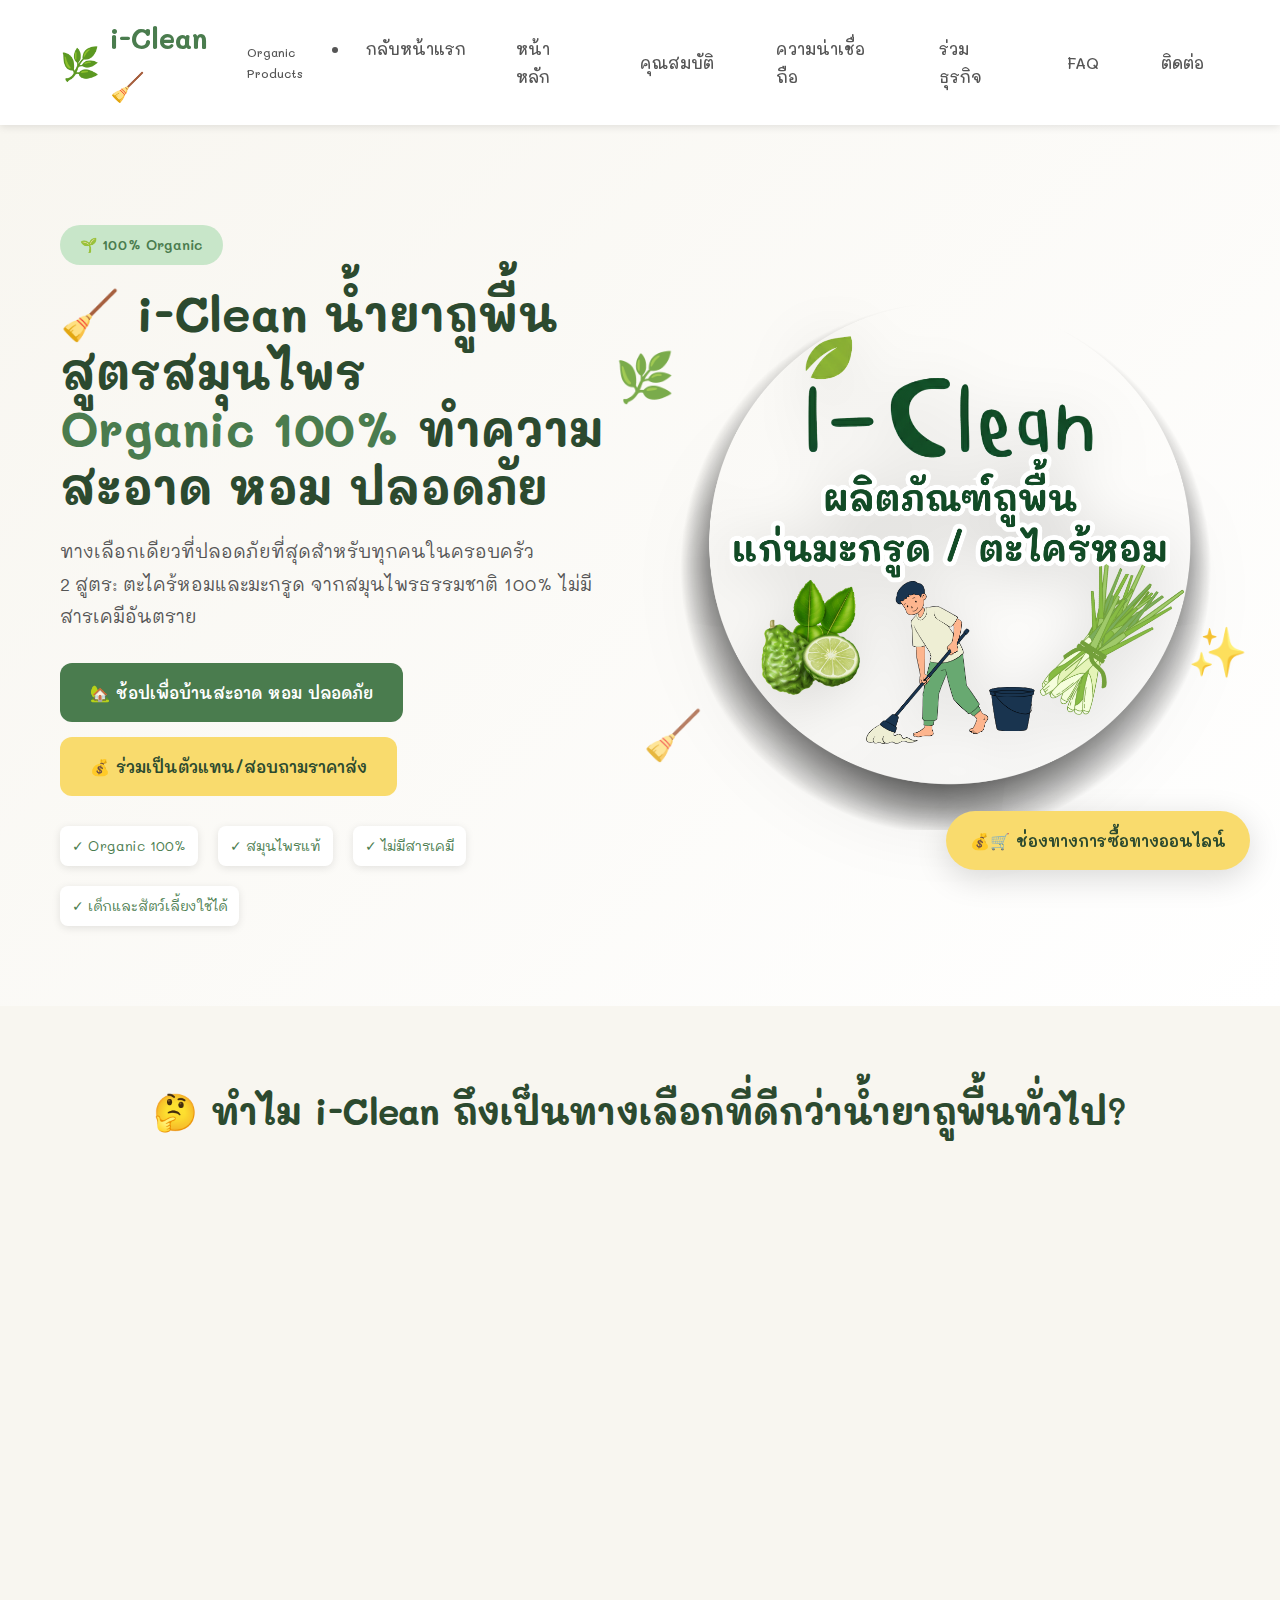
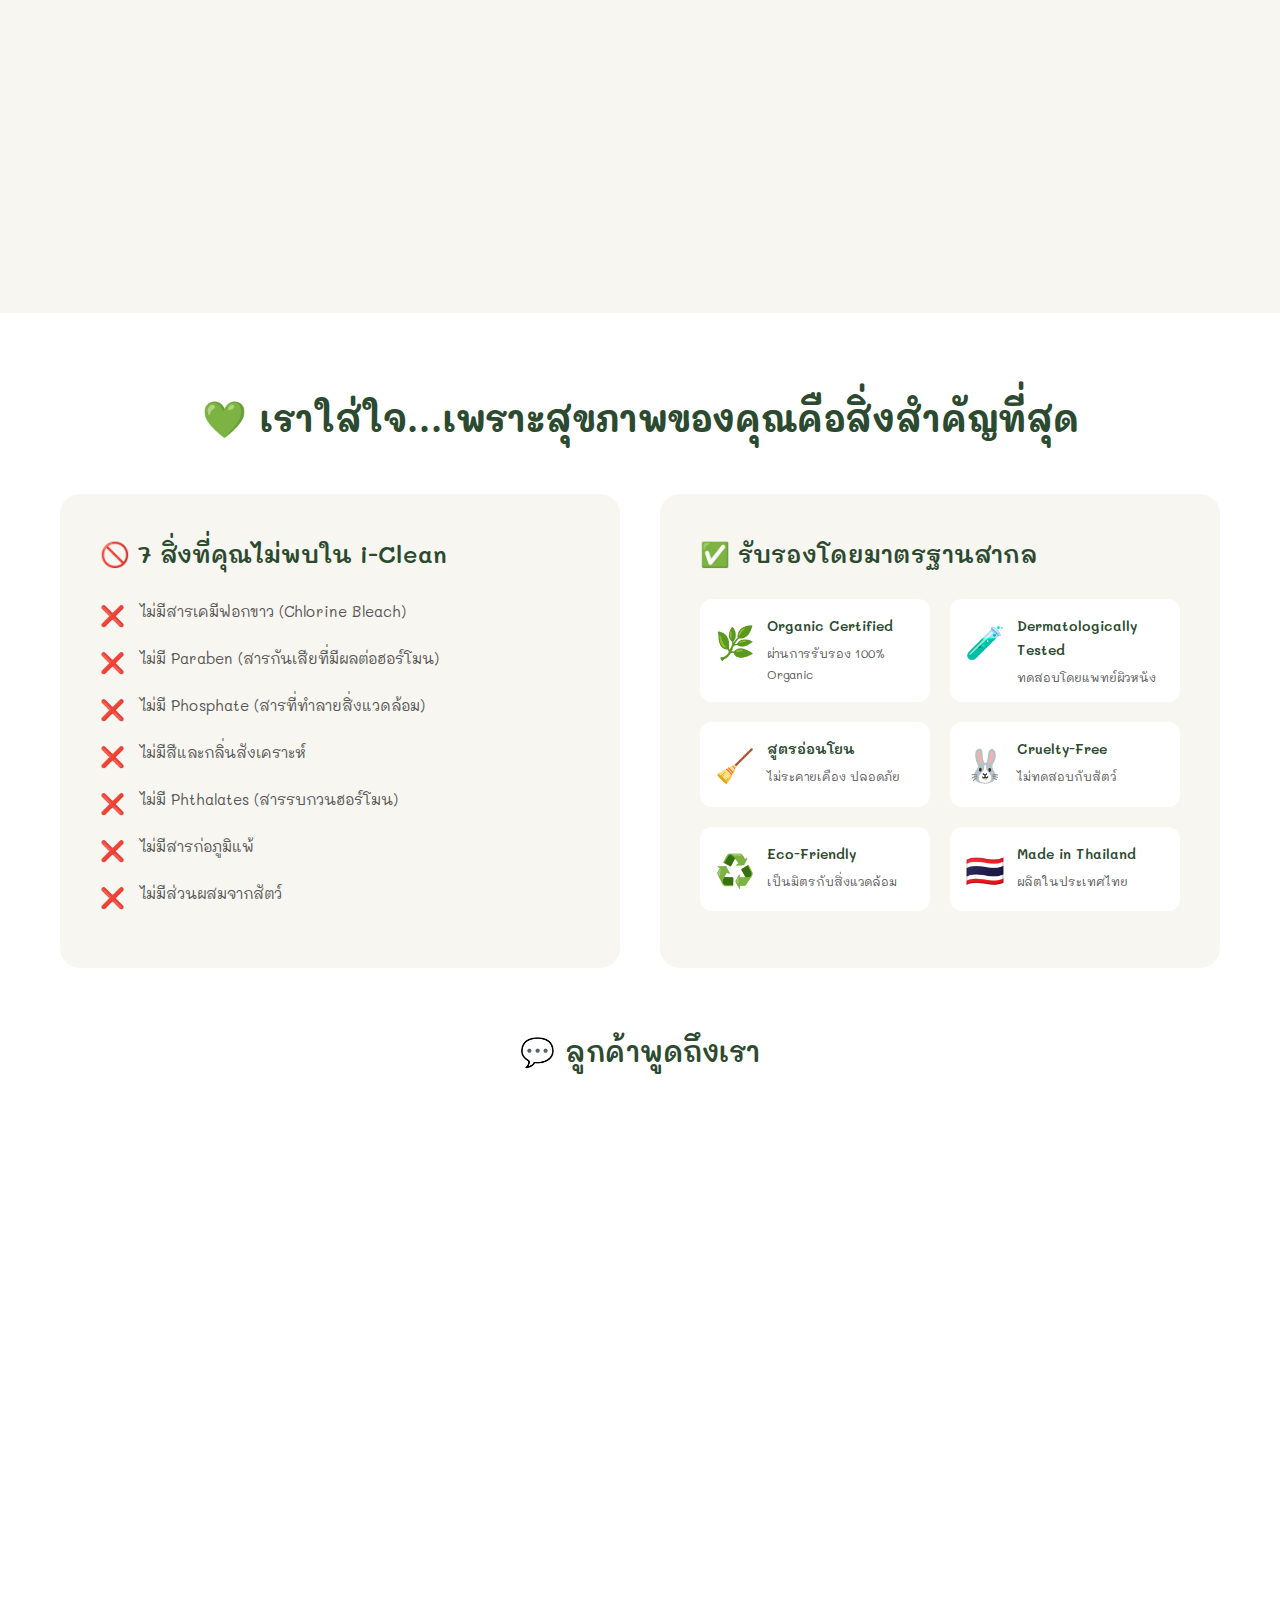
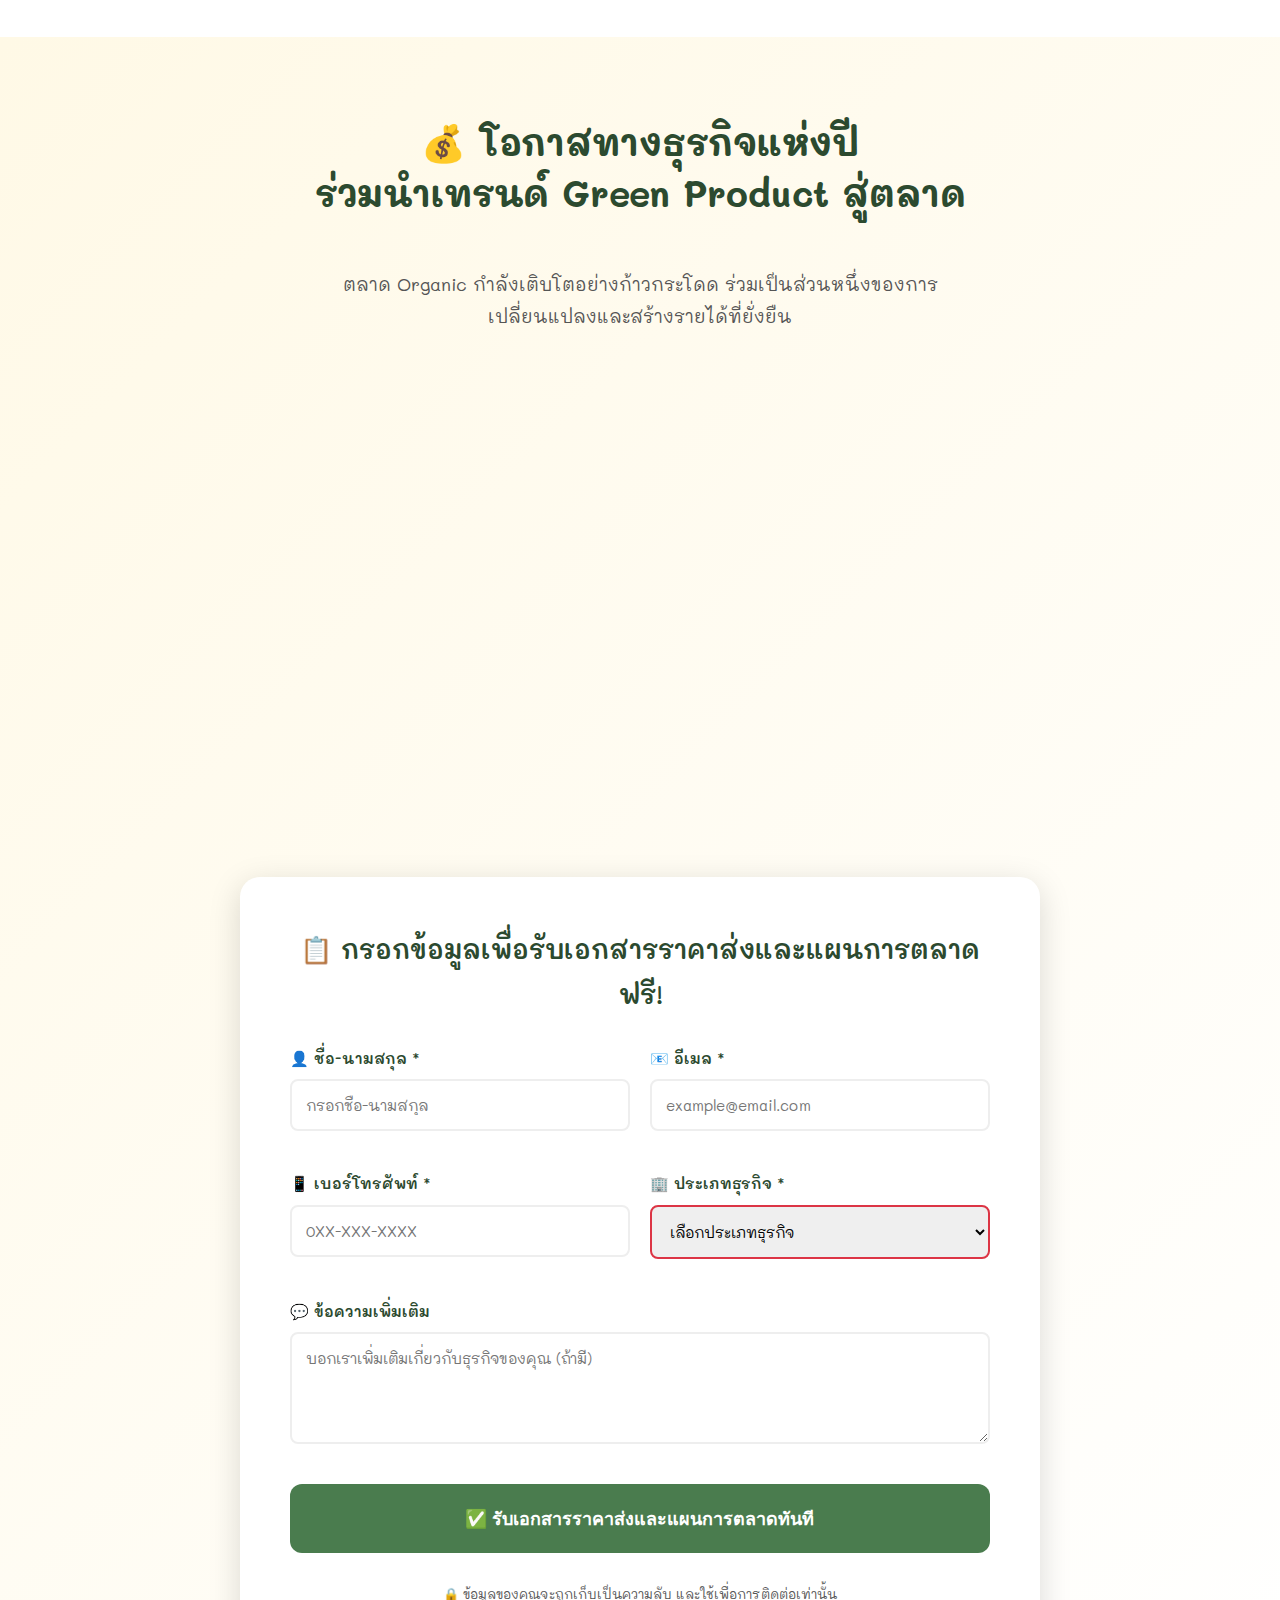
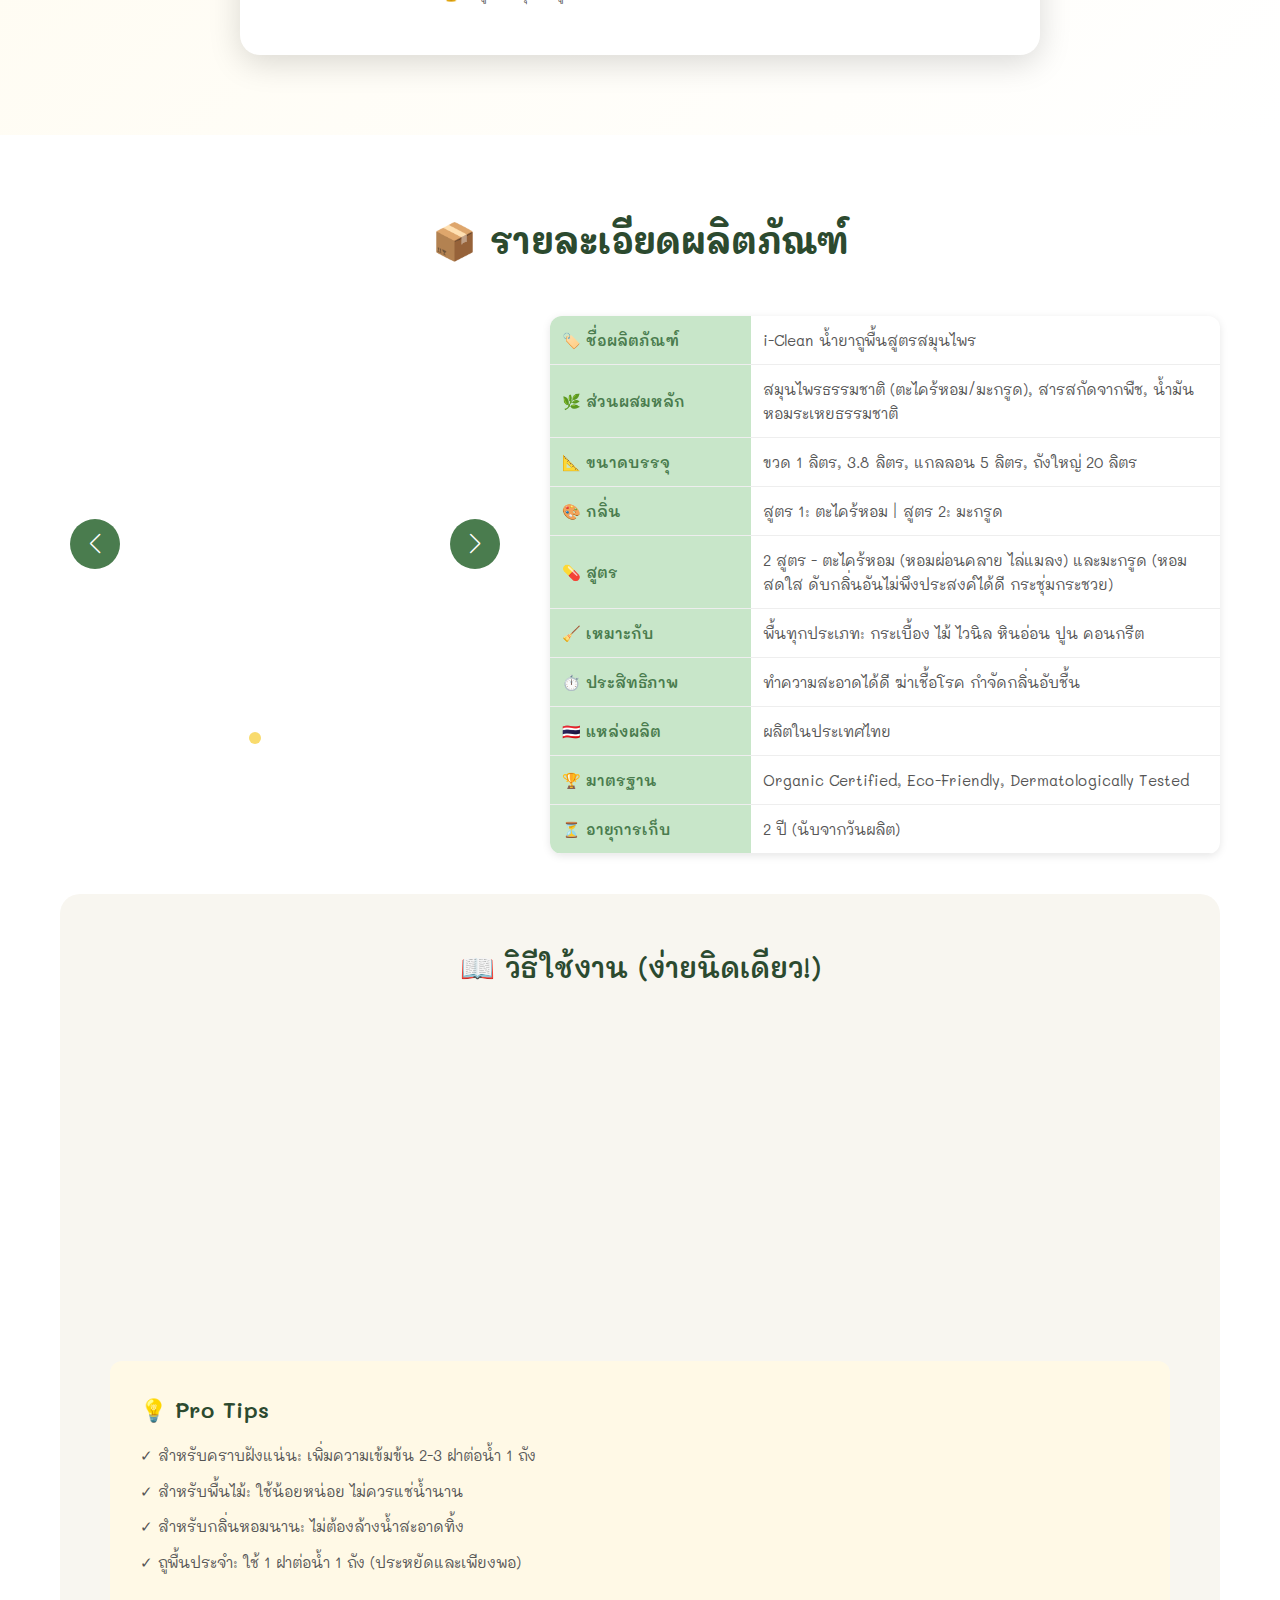
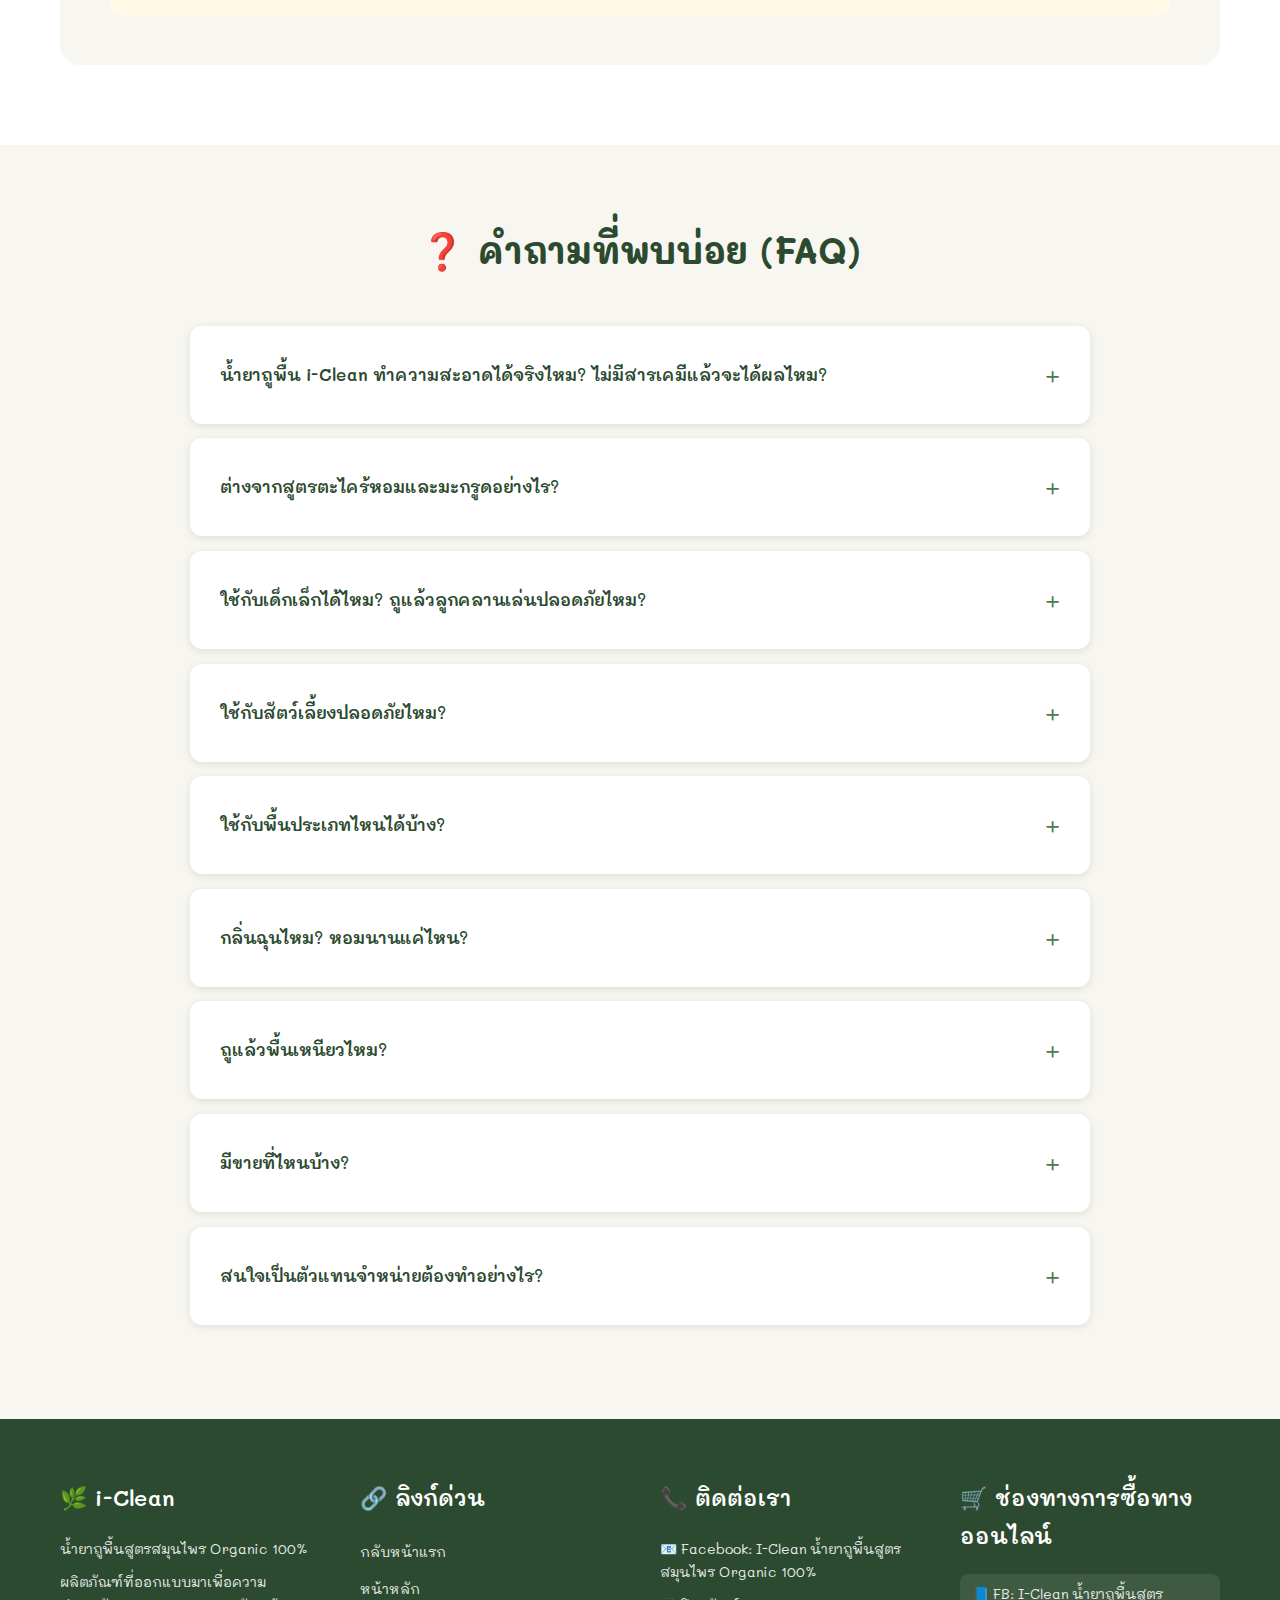
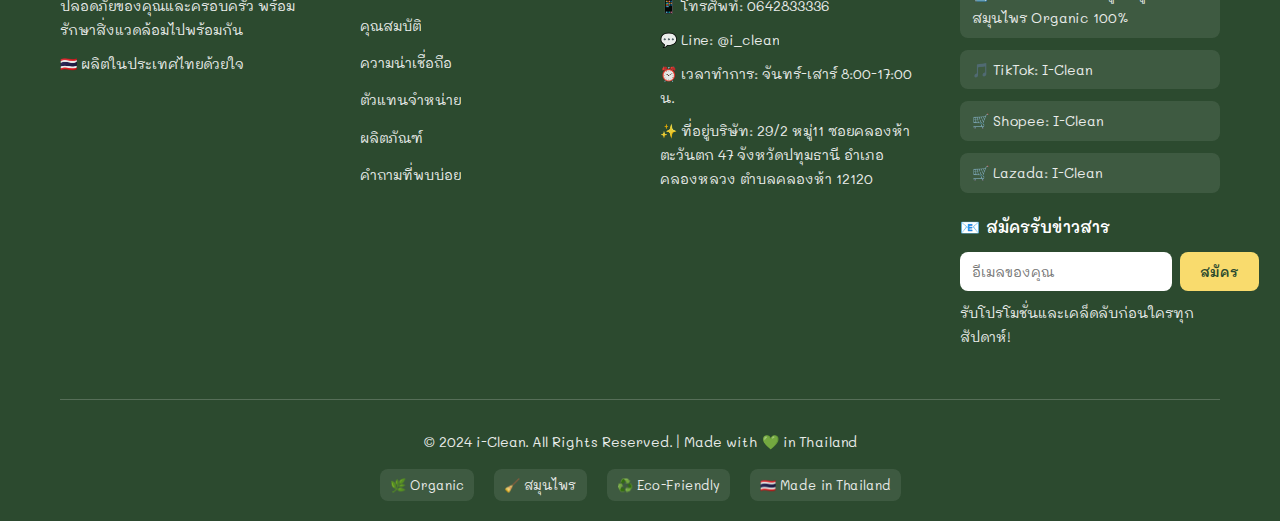
<file: products/floor-cleaner.html>
<!DOCTYPE html>
<html lang="th">
<head>
    <meta charset="UTF-8">
    <meta name="viewport" content="width=device-width, initial-scale=1.0">
    <meta http-equiv="X-UA-Compatible" content="IE=edge">
    <title>i-Clean น้ำยาถูพื้นสูตรสมุนไพร Organic 100% | ตะไคร้หอม & มะกรูด ปลอดภัย</title>
    <meta name="title" content="i-Clean น้ำยาถูพื้นสูตรสมุนไพร Organic 100% | ตะไคร้หอม & มะกรูด ปลอดภัย">
    <meta name="description" content="i-Clean น้ำยาถูพื้นออร์แกนิคจากสมุนไพรธรรมชาติ 100% มี 2 สูตร: ตะไคร้หอม และมะกรูด ทำความสะอาดได้ดี หอมสดชื่น ปลอดภัยสำหรับทุกคนในครอบครัว">
    <meta name="keywords" content="น้ำยาถูพื้น, organic, ตะไคร้หอม, มะกรูด, สมุนไพร, ปลอดภัย, เด็กใช้ได้, สัตว์เลี้ยงใช้ได้, i-Clean">
    <link rel="icon" type="image/x-icon" href="../favicon.ico">
    <meta name="theme-color" content="#4A7C4E">
    <link href="https://fonts.googleapis.com/css2?family=Mali:wght@400;500;600;700&family=Prompt:wght@400;500;600&display=swap" rel="stylesheet">
    <link rel="stylesheet" href="../css/main.css">
        <!-- Swiper CDN (ย้ายมาที่นี่) -->
    <link rel="stylesheet" href="https://cdn.jsdelivr.net/npm/swiper@11/swiper-bundle.min.css" />
    <script src="https://cdn.jsdelivr.net/npm/swiper@11/swiper-bundle.min.js"></script>
</head>
<body>
    <nav class="navbar">
        <div class="container">
            <div class="nav-content">
                <div class="logo">
                    <span class="logo-icon">🌿</span>
                    <span class="logo-text">i-Clean🧹</span>
                    <span class="logo-subtitle">Organic Products</span>
                </div>
                <div class="nav-links">
                    <li><a href="../index.html">กลับหน้าแรก</a></li>
                    <a href="#hero">หน้าหลัก</a>
                    <a href="#values">คุณสมบัติ</a>
                    <a href="#trust">ความน่าเชื่อถือ</a>
                    <a href="#wholesale">ร่วมธุรกิจ</a>
                    <a href="#faq">FAQ</a>
                    <a href="#contact">ติดต่อ</a>
                </div>
                <button class="mobile-menu-btn" id="mobileMenuBtn">
                    <span></span>
                    <span></span>
                    <span></span>
                </button>
            </div>
        </div>
    </nav>

    <div class="mobile-menu" id="mobileMenu">
        <li><a href="../index.html">กลับหน้าแรก</a></li>
        <a href="#hero">หน้าหลัก</a>
        <a href="#values">คุณสมบัติ</a>
        <a href="#trust">ความน่าเชื่อถือ</a>
        <a href="#wholesale">ร่วมธุรกิจ</a>
        <a href="#faq">FAQ</a>
        <a href="#contact">ติดต่อ</a>
    </div>

    <section id="hero" class="hero">
        <div class="container">
            <div class="hero-content">
                <div class="hero-text">
                    <div class="hero-badge">
                        <span>🌱 100% Organic</span>
                    </div>
                    <h1 class="hero-title">
                        🧹 i-Clean น้ำยาถูพื้นสูตรสมุนไพร<br>
                        <span class="highlight">Organic 100%</span> ทำความสะอาด หอม ปลอดภัย
                    </h1>
                    <p class="hero-subtitle">
                        ทางเลือกเดียวที่ปลอดภัยที่สุดสำหรับทุกคนในครอบครัว<br>
                        2 สูตร: ตะไคร้หอมและมะกรูด จากสมุนไพรธรรมชาติ 100% ไม่มีสารเคมีอันตราย
                    </p>
                    <div class="hero-cta">
                        <a href="#product" class="btn btn-primary">
                            🏡 ช้อปเพื่อบ้านสะอาด หอม ปลอดภัย
                        </a>
                        <a href="#wholesale" class="btn btn-secondary">
                            💰 ร่วมเป็นตัวแทน/สอบถามราคาส่ง
                        </a>
                    </div>
                    <div class="trust-badges">
                        <span>✓ Organic 100%</span>
                        <span>✓ สมุนไพรแท้</span>
                        <span>✓ ไม่มีสารเคมี</span>
                        <span>✓ เด็กและสัตว์เลี้ยงใช้ได้</span>
                    </div>
                </div>
                <div class="hero-image">
                    <div class="product-showcase">
                        <img src="../img/h.png" alt="i-Clean Floor Cleaner" class="product-img">
                        <div class="floating-element element-1">🌿</div>
                        <div class="floating-element element-2">✨</div>
                        <div class="floating-element element-3">🧹</div>
                    </div>
                </div>
            </div>
        </div>
    </section>

    <section id="values" class="values">
        <div class="container">
            <h2 class="section-title">
                🤔 ทำไม i-Clean ถึงเป็นทางเลือกที่ดีกว่าน้ำยาถูพื้นทั่วไป?
            </h2>
            <div class="values-grid">
                <div class="value-card">
                    <div class="value-icon">🌿</div>
                    <h3>พลังสมุนไพรแท้<br>ทำความสะอาดได้จริง ไม่มีสารเคมี</h3>
                    <p>
                        สมุนไพรธรรมชาติ 100% มีคุณสมบัติทำความสะอาดได้อย่างมีประสิทธิภาพ 
                        ขจัดคราบสกปรก ฆ่าเชื้อโรค และกำจัดกลิ่นอับชื้น
                        กลิ่นหอมสดชื่นจากธรรมชาติ ไม่ฉุน ไม่มีสารเคมีที่อันตรายต่อสุขภาพ
                        ใช้ได้กับพื้นทุกประเภท ไม่ทำลายเคลือบพื้น
                    </p>
                    <div class="value-highlight">
                        💨 กลิ่นหอมธรรมชาติ ไม่ฉุนจมูก<br>
                        ✨ ทำความสะอาดได้ดี ไม่เหนียว
                    </div>
                </div>

                <div class="value-card">
                    <div class="value-icon">🍋</div>
                    <h3>2 สูตร หอมสดชื่น<br>ตะไคร้หอมและมะกรูด</h3>
                    <p>
                        <strong>สูตร 1: ตะไคร้หอม</strong> - กลิ่นหอมสดชื่น ไล่แมลง ผ่อนคลาย<br>
                        <strong>สูตร 2: มะกรูด</strong> - กลิ่นหอมสะอาด ดับกลิ่นอันไม่พึงประสงค์ได้ดี กระชุ่มกระชวย สดใส<br><br>
                        ทั้ง 2 สูตรไม่มีสารเคมี ไม่ระคายเคือง ปลอดภัยสำหรับเด็ก สตรีมีครรภ์ และสัตว์เลี้ยง
                    </p>
                    <div class="value-highlight">
                        🌿 ตะไคร้หอม: หอมผ่อนคลาย ไล่แมลง<br>
                        🍋 มะกรูด: หอมสดใส ดับกลิ่นอันไม่พึงประสงค์ได้ดี กระชุ่มกระชวย
                    </div>
                </div>

                <div class="value-card">
                    <div class="value-icon">🌍</div>
                    <h3>Organic 100%<br>เป็นมิตรกับโลกของเรา</h3>
                    <p>
                        ทุกส่วนผสมมาจากธรรมชาติ ไม่มีสารเคมีสังเคราะห์ที่เป็นอันตราย
                        ไม่ปล่อยสารพิษสู่สิ่งแวดล้อม ย่อยสลายได้ตามธรรมชาติ
                        ไม่ทำลายชั้นบรรยากาศ ปลอดภัยต่อระบบบำบัดน้ำ
                        บรรจุภัณฑ์รีไซเคิลได้ ไม่ทดสอบกับสัตว์
                    </p>
                    <div class="value-highlight">
                        ♻️ บรรจุภัณฑ์รีไซเคิลได้<br>
                        🌱 ไม่ทดสอบกับสัตว์<br>
                        💚 รับรองมาตรฐาน Organic
                    </div>
                </div>
            </div>
        </div>
    </section>

    <section id="trust" class="trust">
        <div class="container">
            <h2 class="section-title">
                💚 เราใส่ใจ...เพราะสุขภาพของคุณคือสิ่งสำคัญที่สุด
            </h2>
            
            <div class="trust-content">
                <div class="trust-box">
                    <h3>🚫 7 สิ่งที่คุณไม่พบใน i-Clean</h3>
                    <ul class="no-list">
                        <li><span class="no-icon">❌</span> ไม่มีสารเคมีฟอกขาว (Chlorine Bleach)</li>
                        <li><span class="no-icon">❌</span> ไม่มี Paraben (สารกันเสียที่มีผลต่อฮอร์โมน)</li>
                        <li><span class="no-icon">❌</span> ไม่มี Phosphate (สารที่ทำลายสิ่งแวดล้อม)</li>
                        <li><span class="no-icon">❌</span> ไม่มีสีและกลิ่นสังเคราะห์</li>
                        <li><span class="no-icon">❌</span> ไม่มี Phthalates (สารรบกวนฮอร์โมน)</li>
                        <li><span class="no-icon">❌</span> ไม่มีสารก่อภูมิแพ้</li>
                        <li><span class="no-icon">❌</span> ไม่มีส่วนผสมจากสัตว์</li>
                    </ul>
                </div>

                <div class="trust-box">
                    <h3>✅ รับรองโดยมาตรฐานสากล</h3>
                    <div class="cert-grid">
                        <div class="cert-badge">
                            <div class="cert-icon">🌿</div>
                            <div class="cert-text">
                                <strong>Organic Certified</strong>
                                <span>ผ่านการรับรอง 100% Organic</span>
                            </div>
                        </div>
                        <div class="cert-badge">
                            <div class="cert-icon">🧪</div>
                            <div class="cert-text">
                                <strong>Dermatologically Tested</strong>
                                <span>ทดสอบโดยแพทย์ผิวหนัง</span>
                            </div>
                        </div>
                        <div class="cert-badge">
                            <div class="cert-icon">🧹</div>
                            <div class="cert-text">
                                <strong>สูตรอ่อนโยน</strong>
                                <span>ไม่ระคายเคือง ปลอดภัย</span>
                            </div>
                        </div>
                        <div class="cert-badge">
                            <div class="cert-icon">🐰</div>
                            <div class="cert-text">
                                <strong>Cruelty-Free</strong>
                                <span>ไม่ทดสอบกับสัตว์</span>
                            </div>
                        </div>
                        <div class="cert-badge">
                            <div class="cert-icon">♻️</div>
                            <div class="cert-text">
                                <strong>Eco-Friendly</strong>
                                <span>เป็นมิตรกับสิ่งแวดล้อม</span>
                            </div>
                        </div>
                        <div class="cert-badge">
                            <div class="cert-icon">🇹🇭</div>
                            <div class="cert-text">
                                <strong>Made in Thailand</strong>
                                <span>ผลิตในประเทศไทย</span>
                            </div>
                        </div>
                    </div>
                </div>
            </div>

            <div class="testimonials">
                <h3>💬 ลูกค้าพูดถึงเรา</h3>
                <div class="testimonial-grid">
                    <div class="testimonial-card">
                        <div class="stars">⭐⭐⭐⭐⭐</div>
                        <p>"ใช้ทุกวัน บ้านสะอาด หอมสดชื่น ลูกคลานเล่นบนพื้นสบายใจ ไม่กลัวสารเคมี กลิ่นตะไคร้หอมชอบมาก"</p>
                        <div class="testimonial-author">— คุณอรวรรณ (คุณแม่ลูก 2, กรุงเทพฯ)</div>
                    </div>
                    <div class="testimonial-card">
                        <div class="stars">⭐⭐⭐⭐⭐</div>
                        <p>"ถูพื้นทุกวัน หมาเดินไป-มา ไม่กลัวเลีย กลิ่นมะกรูดหอมสดชื่น ขจัดคราบได้ดีมาก ไม่เหนียว"</p>
                        <div class="testimonial-author">— คุณณัฐพล (เจ้าของสัตว์เลี้ยง, เชียงใหม่)</div>
                    </div>
                    <div class="testimonial-card">
                        <div class="stars">⭐⭐⭐⭐⭐</div>
                        <p>"ท้องแก่แล้วกลัวสารเคมี i-Clean ใช้สบายใจ กลิ่นไม่ฉุน ถูแล้วไม่เวียนหัว สะอาดดีด้วย"</p>
                        <div class="testimonial-author">— คุณศิริพร (คุณแม่ตั้งครรภ์, ภูเก็ต)</div>
                    </div>
                    <div class="testimonial-card">
                        <div class="stars">⭐⭐⭐⭐⭐</div>
                        <p>"กลิ่นหอมมากจริงๆ ไม่เหมือนน้ำยาถูพื้นทั่วไป ถูแล้วไม่ลื่น ไม่เหนียว ราคาก็ไม่แพง"</p>
                        <div class="testimonial-author">— คุณวิชญา (พนักงานออฟฟิศ, ระยอง)</div>
                    </div>
                </div>
            </div>
        </div>
    </section>

    <section id="wholesale" class="wholesale">
        <div class="container">
            <div class="wholesale-header">
                <h2 class="section-title">
                    💰 โอกาสทางธุรกิจแห่งปี<br>
                    ร่วมนำเทรนด์ Green Product สู่ตลาด
                </h2>
                <p class="wholesale-subtitle">
                    ตลาด Organic กำลังเติบโตอย่างก้าวกระโดด 
                    ร่วมเป็นส่วนหนึ่งของการเปลี่ยนแปลงและสร้างรายได้ที่ยั่งยืน
                </p>
            </div>

            <div class="benefits-grid">
                <div class="benefit-card">
                    <div class="benefit-icon">📈</div>
                    <h3>💵 กำไรดีที่คุ้มค่า<br>ด้วยเรทราคาส่งที่แข่งขันได้</h3>
                    <ul>
                        <li>มาร์จิ้นกำไร 35-50%</li>
                        <li>โปรโมชั่นสนับสนุนตัวแทนทุกเดือน</li>
                        <li>ส่วนลดตามยอดสั่งซื้อ</li>
                        <li>ไม่มีค่าแฟรนไชส์หรือค่าสมัคร</li>
                    </ul>
                </div>

                <div class="benefit-card">
                    <div class="benefit-icon">📊</div>
                    <h3>🎯 ตลาดที่กำลังบูม<br>รองรับกระแสคนรักสุขภาพและสิ่งแวดล้อม</h3>
                    <ul>
                        <li>ตลาด Organic โต 25% ต่อปี</li>
                        <li>กลุ่มลูกค้าครอบคลุมทุกครัวเรือน</li>
                        <li>Repeat Order สูงเพราะใช้ประจำ</li>
                        <li>Trend ระยะยาวที่มาแรง</li>
                    </ul>
                </div>

                <div class="benefit-card">
                    <div class="benefit-icon">🚀</div>
                    <h3>🎨 สนับสนุนการตลาดครบครัน<br>ง่ายต่อการขาย มีเครื่องมือให้พร้อม</h3>
                    <ul>
                        <li>ภาพ/คลิป content สำเร็จรูป</li>
                        <li>บรรจุภัณฑ์สวยงาม พร้อมขาย</li>
                        <li>จุดเด่นชัดเจน ขายง่าย</li>
                        <li>ทีมสนับสนุนตอบคำถามตลอด</li>
                    </ul>
                </div>
            </div>

            <div class="wholesale-form-container">
                <h3>📋 กรอกข้อมูลเพื่อรับเอกสารราคาส่งและแผนการตลาดฟรี!</h3>
                <form class="wholesale-form" id="wholesaleForm">
                    <div class="form-row">
                        <div class="form-group">
                            <label>👤 ชื่อ-นามสกุล *</label>
                            <input type="text" name="fullname" required placeholder="กรอกชื่อ-นามสกุล">
                        </div>
                        <div class="form-group">
                            <label>📧 อีเมล *</label>
                            <input type="email" name="email" required placeholder="example@email.com">
                        </div>
                    </div>
                    <div class="form-row">
                        <div class="form-group">
                            <label>📱 เบอร์โทรศัพท์ *</label>
                            <input type="tel" name="phone" required placeholder="0XX-XXX-XXXX">
                        </div>
                        <div class="form-group">
                            <label>🏢 ประเภทธุรกิจ *</label>
                            <select name="business_type" required>
                                <option value="">เลือกประเภทธุรกิจ</option>
                                <option value="online">ขายปลีกออนไลน์</option>
                                <option value="store">ร้านค้า/ร้านสะดวกซื้อ</option>
                                <option value="pharmacy">ร้านขายยา</option>
                                <option value="reseller">ตัวแทนจำหน่าย/Dropship</option>
                                <option value="other">ธุรกิจอื่นๆ</option>
                            </select>
                        </div>
                    </div>
                    <div class="form-group">
                        <label>💬 ข้อความเพิ่มเติม</label>
                        <textarea name="message" rows="4" placeholder="บอกเราเพิ่มเติมเกี่ยวกับธุรกิจของคุณ (ถ้ามี)"></textarea>
                    </div>
                    <button type="submit" class="btn btn-primary btn-large">
                        ✅ รับเอกสารราคาส่งและแผนการตลาดทันที
                    </button>
                    <p class="form-note">🔒 ข้อมูลของคุณจะถูกเก็บเป็นความลับ และใช้เพื่อการติดต่อเท่านั้น</p>
                </form>
            </div>
        </div>
    </section>

    <!-- Product Details Section -->
    <section id="product" class="product-details">
        <div class="container">
            <h2 class="section-title">📦 รายละเอียดผลิตภัณฑ์</h2>
            <div class="hero-image">
                <div class="swiper mySwiper">
                    <div class="swiper-wrapper">
                        <div class="swiper-slide">
                            <img src="../img/19.png" alt="i-Clean fc 1" class="product-img">
                        </div>
                        <div class="swiper-slide">
                            <img src="../img/27.png" alt="i-Clean fc 2" class="product-img">
                        </div>
                        <div class="swiper-slide">
                            <img src="../img/25.png" alt="i-Clean fc 3" class="product-img">
                        </div>
                        <div class="swiper-slide">
                            <img src="../img/33.png" alt="i-Clean fc 4" class="product-img">
                        </div>
                    </div>
                    <div class="swiper-button-next"></div>
                    <div class="swiper-button-prev"></div>
                    <div class="swiper-pagination"></div>
                </div>
                <div class="product-specs">
                    <table class="specs-table">
                        <tr>
                            <td class="spec-label">🏷️ ชื่อผลิตภัณฑ์</td>
                            <td>i-Clean น้ำยาถูพื้นสูตรสมุนไพร</td>
                        </tr>
                        <tr>
                            <td class="spec-label">🌿 ส่วนผสมหลัก</td>
                            <td>สมุนไพรธรรมชาติ (ตะไคร้หอม/มะกรูด), สารสกัดจากพืช, น้ำมันหอมระเหยธรรมชาติ</td>
                        </tr>       
                        <tr>
                            <td class="spec-label">📐 ขนาดบรรจุ</td>
                            <td>ขวด 1 ลิตร, 3.8 ลิตร, แกลลอน 5 ลิตร, ถังใหญ่ 20 ลิตร</td>
                        </tr>
                        <tr>
                            <td class="spec-label">🎨 กลิ่น</td>
                            <td>สูตร 1: ตะไคร้หอม | สูตร 2: มะกรูด</td>
                        </tr>
                        <tr>
                            <td class="spec-label">💊 สูตร</td>
                            <td>2 สูตร - ตะไคร้หอม (หอมผ่อนคลาย ไล่แมลง) และมะกรูด (หอมสดใส ดับกลิ่นอันไม่พึงประสงค์ได้ดี กระชุ่มกระชวย)</td>
                        </tr>
                        <tr>
                            <td class="spec-label">🧹 เหมาะกับ</td>
                            <td>พื้นทุกประเภท: กระเบื้อง ไม้ ไวนิล หินอ่อน ปูน คอนกรีต</td>
                        </tr>
                        <tr>
                            <td class="spec-label">⏱️ ประสิทธิภาพ</td>
                            <td>ทำความสะอาดได้ดี ฆ่าเชื้อโรค กำจัดกลิ่นอับชื้น</td>
                        </tr>
                        <tr>
                            <td class="spec-label">🇹🇭 แหล่งผลิต</td>
                            <td>ผลิตในประเทศไทย</td>
                        </tr>
                        <tr>
                            <td class="spec-label">🏆 มาตรฐาน</td>
                            <td>Organic Certified, Eco-Friendly, Dermatologically Tested</td>
                        </tr>
                        <tr>
                            <td class="spec-label">⏳ อายุการเก็บ</td>
                            <td>2 ปี (นับจากวันผลิต)</td>
                        </tr>
                    </table>
                </div>
                    <a href="#contact" class="floating-cta">
                        💰🛒 ช่องทางการซื้อทางออนไลน์
                    </a>
            </div>

            <div class="how-to-use">
                <h3>📖 วิธีใช้งาน (ง่ายนิดเดียว!)</h3>
                <div class="steps-grid">
                    <div class="step-card">
                        <div class="step-number">1</div>
                        <div class="step-icon">💧</div>
                        <h4>ผสมน้ำ</h4>
                        <p>ผสมน้ำยาถูพื้น 1 ฝา (30ml) ต่อน้ำ 1 ถัง (5-8 ลิตร) หรือปรับตามความสกปรก</p>
                    </div>
                    <div class="step-card">
                        <div class="step-number">2</div>
                        <div class="step-icon">🧹</div>
                        <h4>ถูพื้น</h4>
                        <p>ใช้ผ้าถูพื้นหรือไม้ถูพื้น ถูให้ทั่วพื้นที่ที่ต้องการทำความสะอาด</p>
                    </div>
                    <div class="step-card">
                        <div class="step-number">3</div>
                        <div class="step-icon">💦</div>
                        <h4>ล้างน้ำสะอาด</h4>
                        <p>ล้างด้วยน้ำสะอาดอีกครั้ง หรือไม่ล้างก็ได้ (ตามความต้องการ) แล้วรอให้แห้ง</p>
                    </div>
                    <div class="step-card">
                        <div class="step-number">4</div>
                        <div class="step-icon">🌟</div>
                        <h4>เช็ดให้แห้ง</h4>
                        <p>เช็ดพื้นให้แห้ง หรือรอให้แห้งเอง พื้นจะสะอาด หอม ไม่เหนียว</p>
                    </div>
                </div>
                <div class="pro-tips">
                    <h4>💡 Pro Tips</h4>
                    <ul>
                        <li>✓ สำหรับคราบฝังแน่น: เพิ่มความเข้มข้น 2-3 ฝาต่อน้ำ 1 ถัง</li>
                        <li>✓ สำหรับพื้นไม้: ใช้น้อยหน่อย ไม่ควรแช่น้ำนาน</li>
                        <li>✓ สำหรับกลิ่นหอมนาน: ไม่ต้องล้างน้ำสะอาดทิ้ง</li>
                        <li>✓ ถูพื้นประจำ: ใช้ 1 ฝาต่อน้ำ 1 ถัง (ประหยัดและเพียงพอ)</li>
                    </ul>
                </div>
            </div>
        </div>
    </section>

    <section id="faq" class="faq">
        <div class="container">
            <h2 class="section-title">❓ คำถามที่พบบ่อย (FAQ)</h2>
            <div class="faq-list">
                <div class="faq-item">
                    <div class="faq-question">
                        <span>น้ำยาถูพื้น i-Clean ทำความสะอาดได้จริงไหม? ไม่มีสารเคมีแล้วจะได้ผลไหม?</span>
                        <span class="faq-toggle">+</span>
                    </div>
                    <div class="faq-answer">
                        <p>ทำความสะอาดได้ดีมากครับ! สมุนไพรธรรมชาติมีคุณสมบัติขจัดคราบสกปรก ฆ่าเชื้อโรค และกำจัดกลิ่นได้อย่างมีประสิทธิภาพ แม้ไม่มีสารเคมีก็ทำความสะอาดได้ดี และที่สำคัญปลอดภัยต่อสุขภาพ ไม่ระคายเคือง</p>
                    </div>
                </div>

                <div class="faq-item">
                    <div class="faq-question">
                        <span>ต่างจากสูตรตะไคร้หอมและมะกรูดอย่างไร?</span>
                        <span class="faq-toggle">+</span>
                    </div>
                    <div class="faq-answer">
                        <p>สูตรตะไคร้หอม มีกลิ่นหอมสดชื่น ผ่อนคลาย และมีคุณสมบัติไล่แมลงเพิ่มเติม | สูตรมะกรูด มีกลิ่นหอมสะอาด กระชุ่มกระชวย สดใส เหมาะกับคนชอบกลิ่นซิตรัส ทั้ง 2 สูตรทำความสะอาดได้เท่ากัน แค่กลิ่นต่างกัน</p>
                    </div>
                </div>

                <div class="faq-item">
                    <div class="faq-question">
                        <span>ใช้กับเด็กเล็กได้ไหม? ถูแล้วลูกคลานเล่นปลอดภัยไหม?</span>
                        <span class="faq-toggle">+</span>
                    </div>
                    <div class="faq-answer">
                        <p>ปลอดภัยมากครับ! เด็กคลานเล่นบนพื้นที่ถูด้วย i-Clean ได้เลย ไม่มีสารเคมีที่เป็นอันตราย ไม่ระคายเคือง ไม่ก่อภูมิแพ้ แม้เด็กเอามือแตะพื้นแล้วเอาเข้าปากก็ปลอดภัย</p>
                    </div>
                </div>

                <div class="faq-item">
                    <div class="faq-question">
                        <span>ใช้กับสัตว์เลี้ยงปลอดภัยไหม?</span>
                        <span class="faq-toggle">+</span>
                    </div>
                    <div class="faq-answer">
                        <p>ปลอดภัยมากครับ! สุนัข แมว และสัตว์เลี้ยงอื่นๆ เดินไป-มาบนพื้นได้ ถึงเลียพื้นก็ไม่เป็นอันตราย เพราะไม่มีสารเคมีที่เป็นพิษ</p>
                    </div>
                </div>

                <div class="faq-item">
                    <div class="faq-question">
                        <span>ใช้กับพื้นประเภทไหนได้บ้าง?</span>
                        <span class="faq-toggle">+</span>
                    </div>
                    <div class="faq-answer">
                        <p>ใช้ได้กับพื้นทุกประเภทครับ: กระเบื้อง ไม้ ไวนิล หินอ่อน ปูน คอนกรีต ไม่ทำลายเคลือบพื้น ไม่ทำให้พื้นด่าง</p>
                    </div>
                </div>

                <div class="faq-item">
                    <div class="faq-question">
                        <span>กลิ่นฉุนไหม? หอมนานแค่ไหน?</span>
                        <span class="faq-toggle">+</span>
                    </div>
                    <div class="faq-answer">
                        <p>ไม่ฉุนเลยครับ! กลิ่นหอมสดชื่นจากสมุนไพรธรรมชาติ ไม่มีกลิ่นสารเคมีที่ฉุนจมูก กลิ่นหอมอยู่ประมาณ 2-4 ชั่วโมง ขึ้นอยู่กับการระบายอากาศ</p>
                    </div>
                </div>

                <div class="faq-item">
                    <div class="faq-question">
                        <span>ถูแล้วพื้นเหนียวไหม?</span>
                        <span class="faq-toggle">+</span>
                    </div>
                    <div class="faq-answer">
                        <p>ไม่เหนียวครับ! ถ้าใช้ตามอัตราส่วนที่แนะนำ พื้นจะสะอาด ไม่เหนียว ไม่ลื่น ถ้าผสมเยอะเกินไปอาจเหนียวนิดหน่อย แต่ล้างน้ำสะอาดอีกครั้งก็หาย</p>
                    </div>
                </div>

                <div class="faq-item">
                    <div class="faq-question">
                        <span>มีขายที่ไหนบ้าง?</span>
                        <span class="faq-toggle">+</span>
                    </div>
                    <div class="faq-answer">
                        <p>ซื้อได้หลายช่องทางครับ: 🛒 ออนไลน์: เว็บไซต์ทางการ, Shopee, Lazada, Facebook | 🏪 ร้านค้า: ร้านสะดวกซื้อและห้างสรรพสินค้าชั้นนำ | 📦 ส่งตรง: บริการจัดส่งถึงบ้าน ฟรีค่าส่งเมื่อซื้อครบตามกำหนด</p>
                    </div>
                </div>

                <div class="faq-item">
                    <div class="faq-question">
                        <span>สนใจเป็นตัวแทนจำหน่ายต้องทำอย่างไร?</span>
                        <span class="faq-toggle">+</span>
                    </div>
                    <div class="faq-answer">
                        <p>ง่ายมากครับ! เพียงกรอกแบบฟอร์มในส่วน "ร่วมเป็นตัวแทน" ด้านบน ทีมงานจะติดต่อกลับภายใน 24 ชั่วโมง พร้อมส่งเอกสารราคาส่งและแผนการตลาด ไม่มีค่าสมัคร ไม่มีค่าแฟรนไชส์ เริ่มต้นได้ทันที</p>
                    </div>
                </div>
            </div>
        </div>
    </section>

    <footer id="contact" class="footer">
        <div class="container">
            <div class="footer-content">
                <div class="footer-col">
                    <h4>🌿 i-Clean</h4>
                    <p>น้ำยาถูพื้นสูตรสมุนไพร Organic 100%</p>
                    <p>ผลิตภัณฑ์ที่ออกแบบมาเพื่อความปลอดภัยของคุณและครอบครัว พร้อมรักษาสิ่งแวดล้อมไปพร้อมกัน</p>
                    <p>🇹🇭 ผลิตในประเทศไทยด้วยใจ</p>
                </div>

                <div class="footer-col">
                    <h4>🔗 ลิงก์ด่วน</h4>
                    <ul>
                        <li><a href="../index.html">กลับหน้าแรก</a></li>
                        <li><a href="#hero">หน้าหลัก</a></li>
                        <li><a href="#values">คุณสมบัติ</a></li>
                        <li><a href="#trust">ความน่าเชื่อถือ</a></li>
                        <li><a href="#wholesale">ตัวแทนจำหน่าย</a></li>
                        <li><a href="#product">ผลิตภัณฑ์</a></li>
                        <li><a href="#faq">คำถามที่พบบ่อย</a></li>
                    </ul>
                </div>

                <div class="footer-col">
                    <h4>📞 ติดต่อเรา</h4>
                    <p>📧 Facebook: I-Clean น้ำยาถูพื้นสูตรสมุนไพร Organic 100%</p>
                    <p>📱 โทรศัพท์: 0642833336</p>
                    <p>💬 Line: @i_clean</p>
                    <p>⏰ เวลาทำการ: จันทร์-เสาร์ 8:00-17:00 น.</p>
                    <p>✨ ที่อยู่บริษัท: 29/2 หมู่11 ซอยคลองห้าตะวันตก 47 จังหวัดปทุมธานี อำเภอคลองหลวง ตำบลคลองห้า 12120</p>
                </div>

                <div class="footer-col">
                    <h4>🛒 ช่องทางการซื้อทางออนไลน์</h4>
                    <div class="social-links">
                        <a href="https://www.facebook.com/profile.php?id=61582686051550" class="social-link" target="_blank" rel="noopener noreferrer">📘 FB: I-Clean น้ำยาถูพื้นสูตรสมุนไพร Organic 100%</a>
                        <a href="https://www.tiktok.com/@i_clean.organic" class="social-link" target="_blank" rel="noopener noreferrer">🎵 TikTok: I-Clean</a>
                        <a href="https://shopee.co.th/i_clean" class="social-link" target="_blank" rel="noopener noreferrer">🛒 Shopee: I-Clean</a>
                        <a href="https://www.lazada.co.th/shop/c-iclean" class="social-link" target="_blank" rel="noopener noreferrer">🛒 Lazada: I-Clean</a>
                    </div>
                    <div class="newsletter">
                        <h5>📧 สมัครรับข่าวสาร</h5>
                        <form class="newsletter-form">
                            <input type="email" placeholder="อีเมลของคุณ">
                            <button type="submit">สมัคร</button>
                        </form>
                        <p class="newsletter-note">รับโปรโมชั่นและเคล็ดลับก่อนใครทุกสัปดาห์!</p>
                    </div>
                </div>
            </div>

            <div class="footer-bottom">
                <p>© 2024 i-Clean. All Rights Reserved. | Made with 💚 in Thailand</p>
                <div class="footer-badges">
                    <span>🌿 Organic</span>
                    <span>🧹 สมุนไพร</span>
                    <span>♻️ Eco-Friendly</span>
                    <span>🇹🇭 Made in Thailand</span>
                </div>
            </div>
        </div>
    </footer>

    <button class="scroll-top" id="scrollTop">↑</button>

    <script>
        const mobileMenuBtn = document.getElementById('mobileMenuBtn');
        const mobileMenu = document.getElementById('mobileMenu');

        if (mobileMenuBtn) {
            mobileMenuBtn.addEventListener('click', () => {
                mobileMenu.classList.toggle('active');
            });
        }

        document.querySelectorAll('a[href^="#"]').forEach(anchor => {
            anchor.addEventListener('click', function (e) {
                e.preventDefault();
                const target = document.querySelector(this.getAttribute('href'));
                if (target) {
                    target.scrollIntoView({
                        behavior: 'smooth',
                        block: 'start'
                    });
                    if (mobileMenu.classList.contains('active')) {
                        mobileMenu.classList.remove('active');
                    }
                }
            });
        });

        document.querySelectorAll('.faq-question').forEach(question => {
            question.addEventListener('click', () => {
                const faqItem = question.parentElement;
                const isActive = faqItem.classList.contains('active');
                
                document.querySelectorAll('.faq-item').forEach(item => {
                    item.classList.remove('active');
                });
                
                if (!isActive) {
                    faqItem.classList.add('active');
                }
            });
        });

        const scrollTopBtn = document.getElementById('scrollTop');

        window.addEventListener('scroll', () => {
            if (window.pageYOffset > 300) {
                scrollTopBtn.classList.add('visible');
            } else {
                scrollTopBtn.classList.remove('visible');
            }
        });

        if (scrollTopBtn) {
            scrollTopBtn.addEventListener('click', () => {
                window.scrollTo({
                    top: 0,
                    behavior: 'smooth'
                });
            });
        }

        const wholesaleForm = document.getElementById('wholesaleForm');
        if (wholesaleForm) {
            wholesaleForm.addEventListener('submit', async (e) => {
                e.preventDefault();
                
                const formData = new FormData(wholesaleForm);
                const data = Object.fromEntries(formData);
                
                const submitBtn = wholesaleForm.querySelector('button[type="submit"]');
                const originalText = submitBtn.textContent;
                submitBtn.textContent = '⏳ กำลังส่งข้อมูล...';
                submitBtn.disabled = true;
                
                try {
                    await new Promise(resolve => setTimeout(resolve, 1500));
                    alert('✅ ส่งข้อมูลสำเร็จ! ทีมงานจะติดต่อกลับภายใน 24 ชั่วโมง');
                    wholesaleForm.reset();
                } catch (error) {
                    alert('❌ เกิดข้อผิดพลาด กรุณาลองใหม่อีกครั้ง หรือติดต่อ 0642833336');
                } finally {
                    submitBtn.textContent = originalText;
                    submitBtn.disabled = false;
                }
            });
        }

        const observerOptions = {
            threshold: 0.1,
            rootMargin: '0px 0px -50px 0px'
        };

        const observer = new IntersectionObserver((entries) => {
            entries.forEach(entry => {
                if (entry.isIntersecting) {
                    entry.target.style.opacity = '1';
                    entry.target.style.transform = 'translateY(0)';
                }
            });
        }, observerOptions);

        document.querySelectorAll('.value-card, .benefit-card, .testimonial-card, .step-card').forEach(el => {
            el.style.opacity = '0';
            el.style.transform = 'translateY(20px)';
            el.style.transition = 'opacity 0.6s ease, transform 0.6s ease';
            observer.observe(el);
        });
                        // Init Swiper (Inline, after CDN)
        if (typeof Swiper !== 'undefined') {
            var swiper = new Swiper(".mySwiper", {
                loop: true,
                spaceBetween: 0,
                pagination: {
                    el: ".swiper-pagination",
                    clickable: true,
                },
                navigation: {
                    nextEl: ".swiper-button-next",
                    prevEl: ".swiper-button-prev",
                },
                autoplay: {
                    delay: 4000,
                    disableOnInteraction: false,
                },
                on: {
                    init: function () {
                        console.log('Swiper initialized!');
                    },
                    slideChange: function () {
                        console.log('Slide changed!');
                    }
                }
            });
            swiper.isLocked = false;  // Force enable navigation
        } else {
            console.error('Swiper CDN not loaded!');
        }

        // Lightbox
        document.addEventListener('click', function(e) {
            if (e.target.classList.contains('product-img')) {
                const lightbox = document.createElement('div');
                lightbox.style.cssText = 'position:fixed;top:0;left:0;width:100%;height:100vh;background:rgba(0,0,0,0.9);z-index:9999;display:flex;justify-content:center;align-items:center;';
                lightbox.innerHTML = `<span style="position:absolute;top:20px;right:30px;color:white;font-size:40px;cursor:pointer;" onclick="this.parentElement.remove()">&times;</span><img src="${e.target.src}" alt="${e.target.alt}" style="max-width:90%;max-height:90%;border-radius:10px;">`;
                document.body.appendChild(lightbox);
                lightbox.addEventListener('click', ev => { if (ev.target === lightbox) lightbox.remove(); });
            }
        });
    </script>
</body>
</html>
</file>
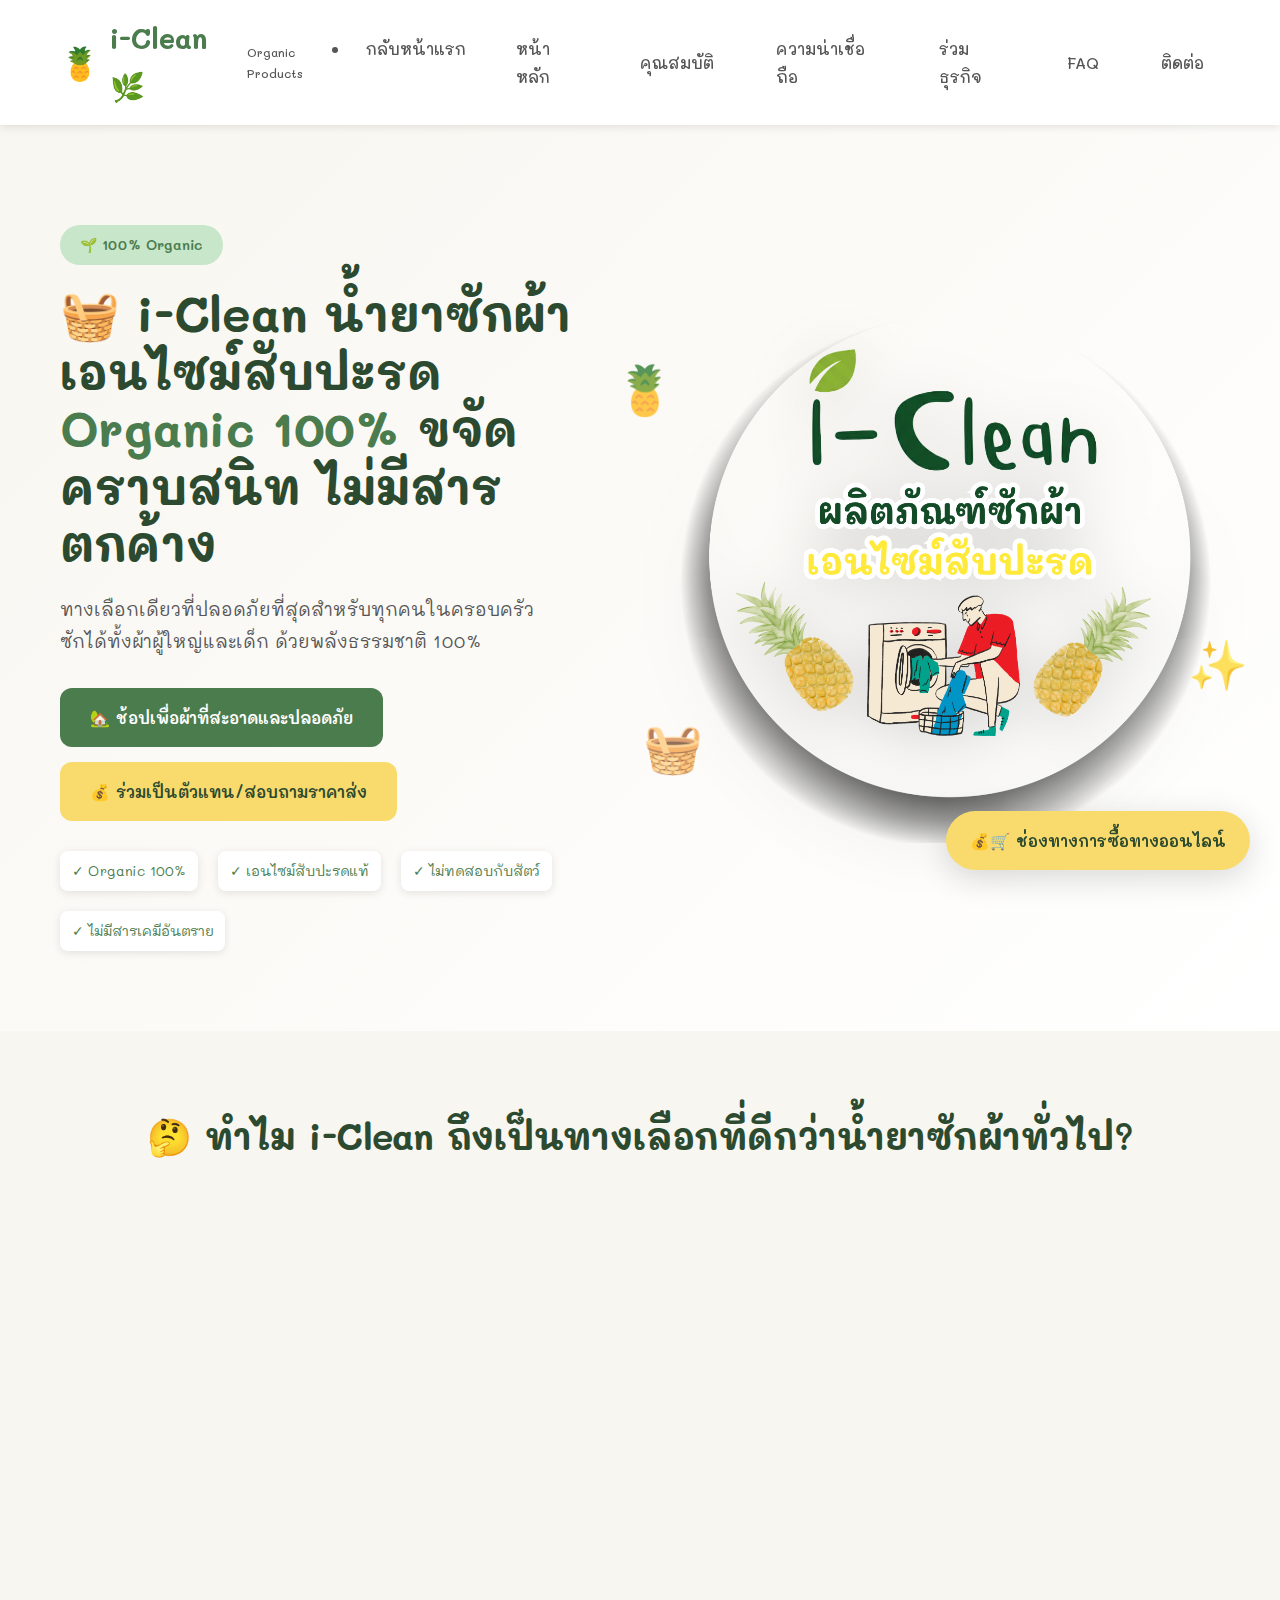
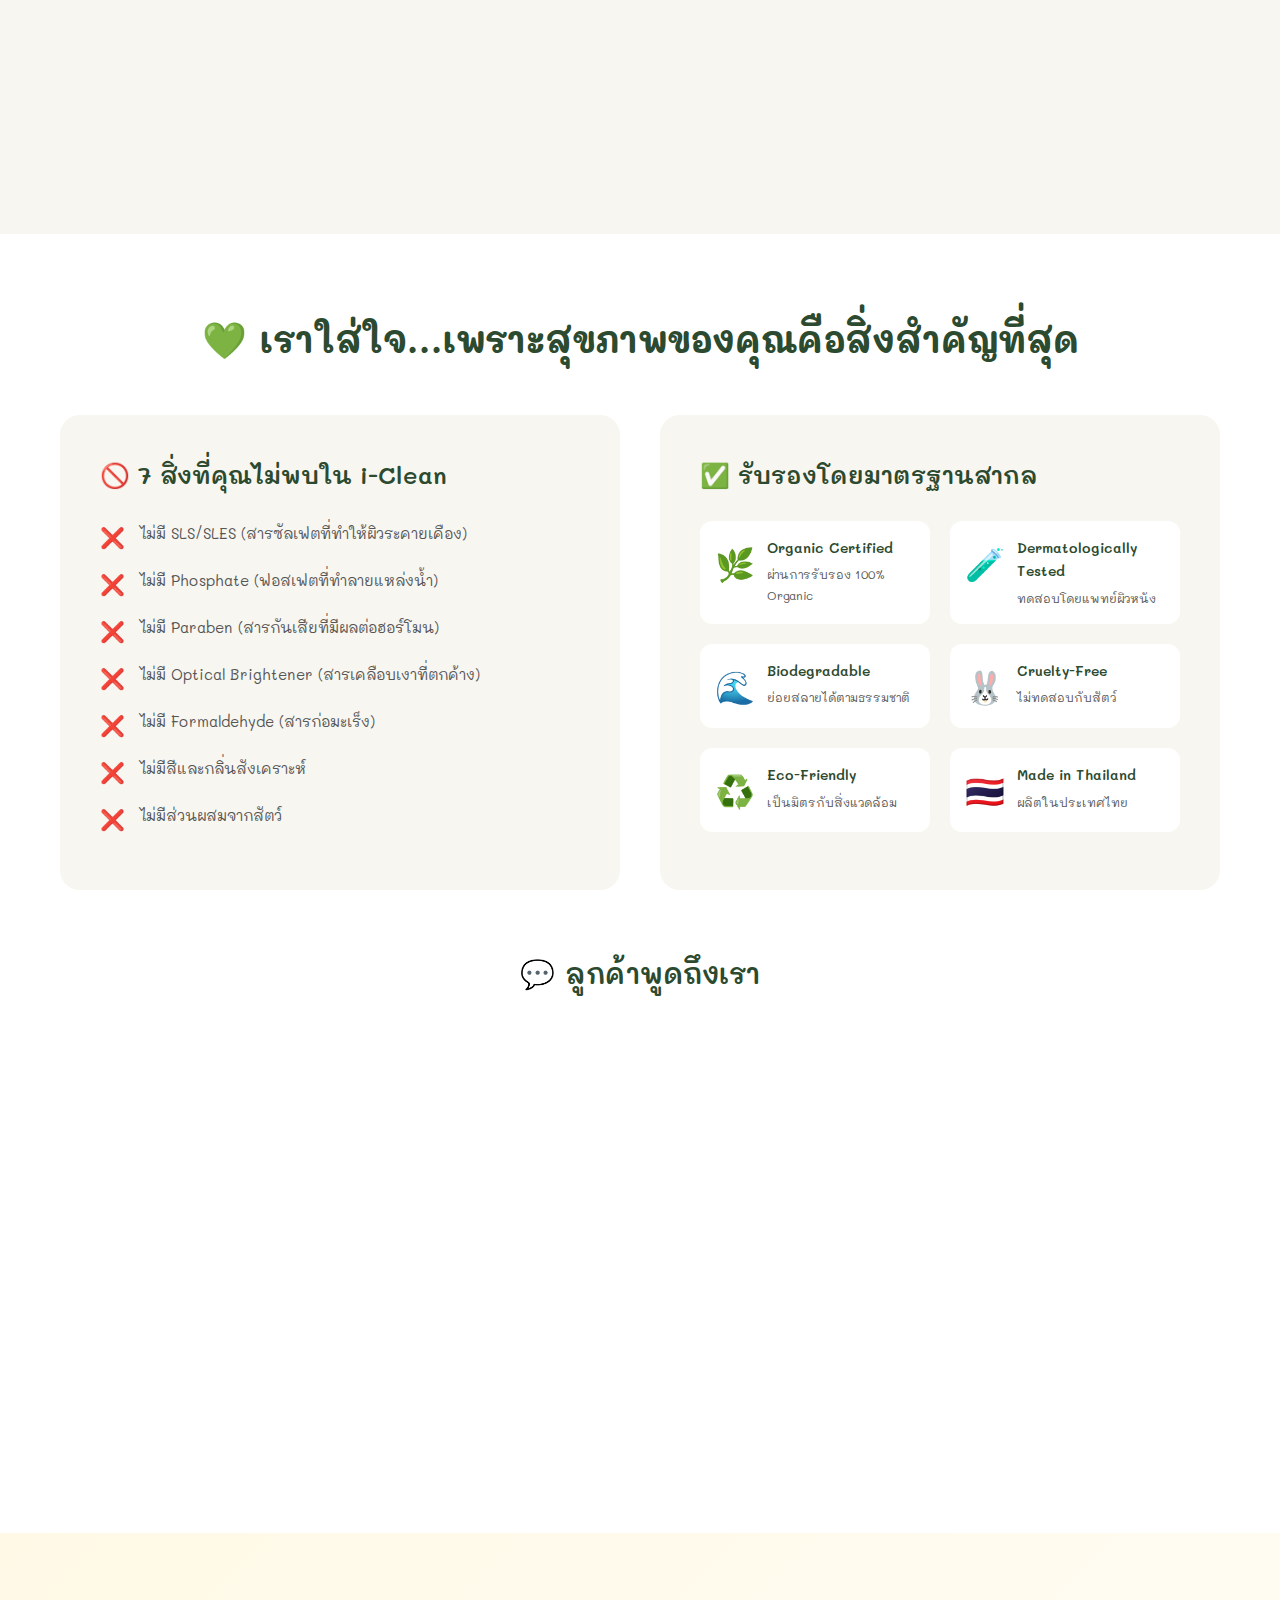
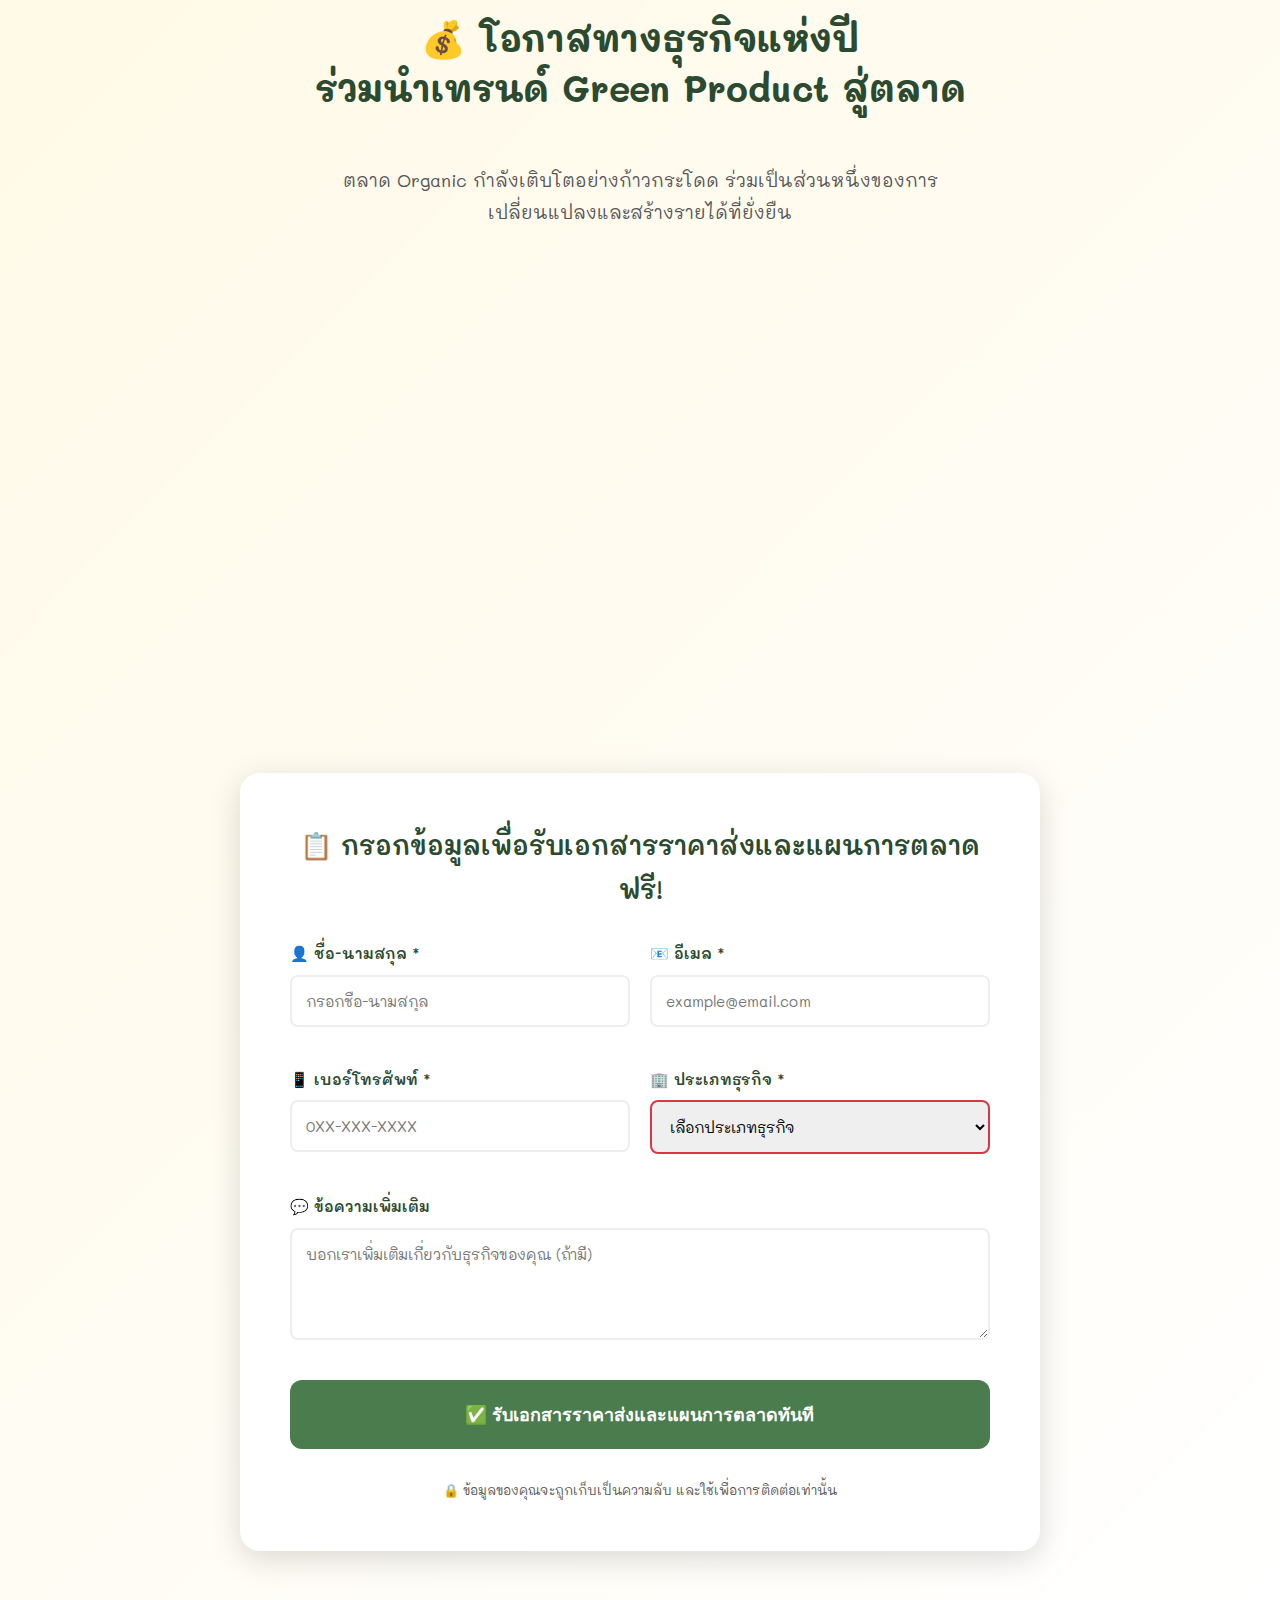
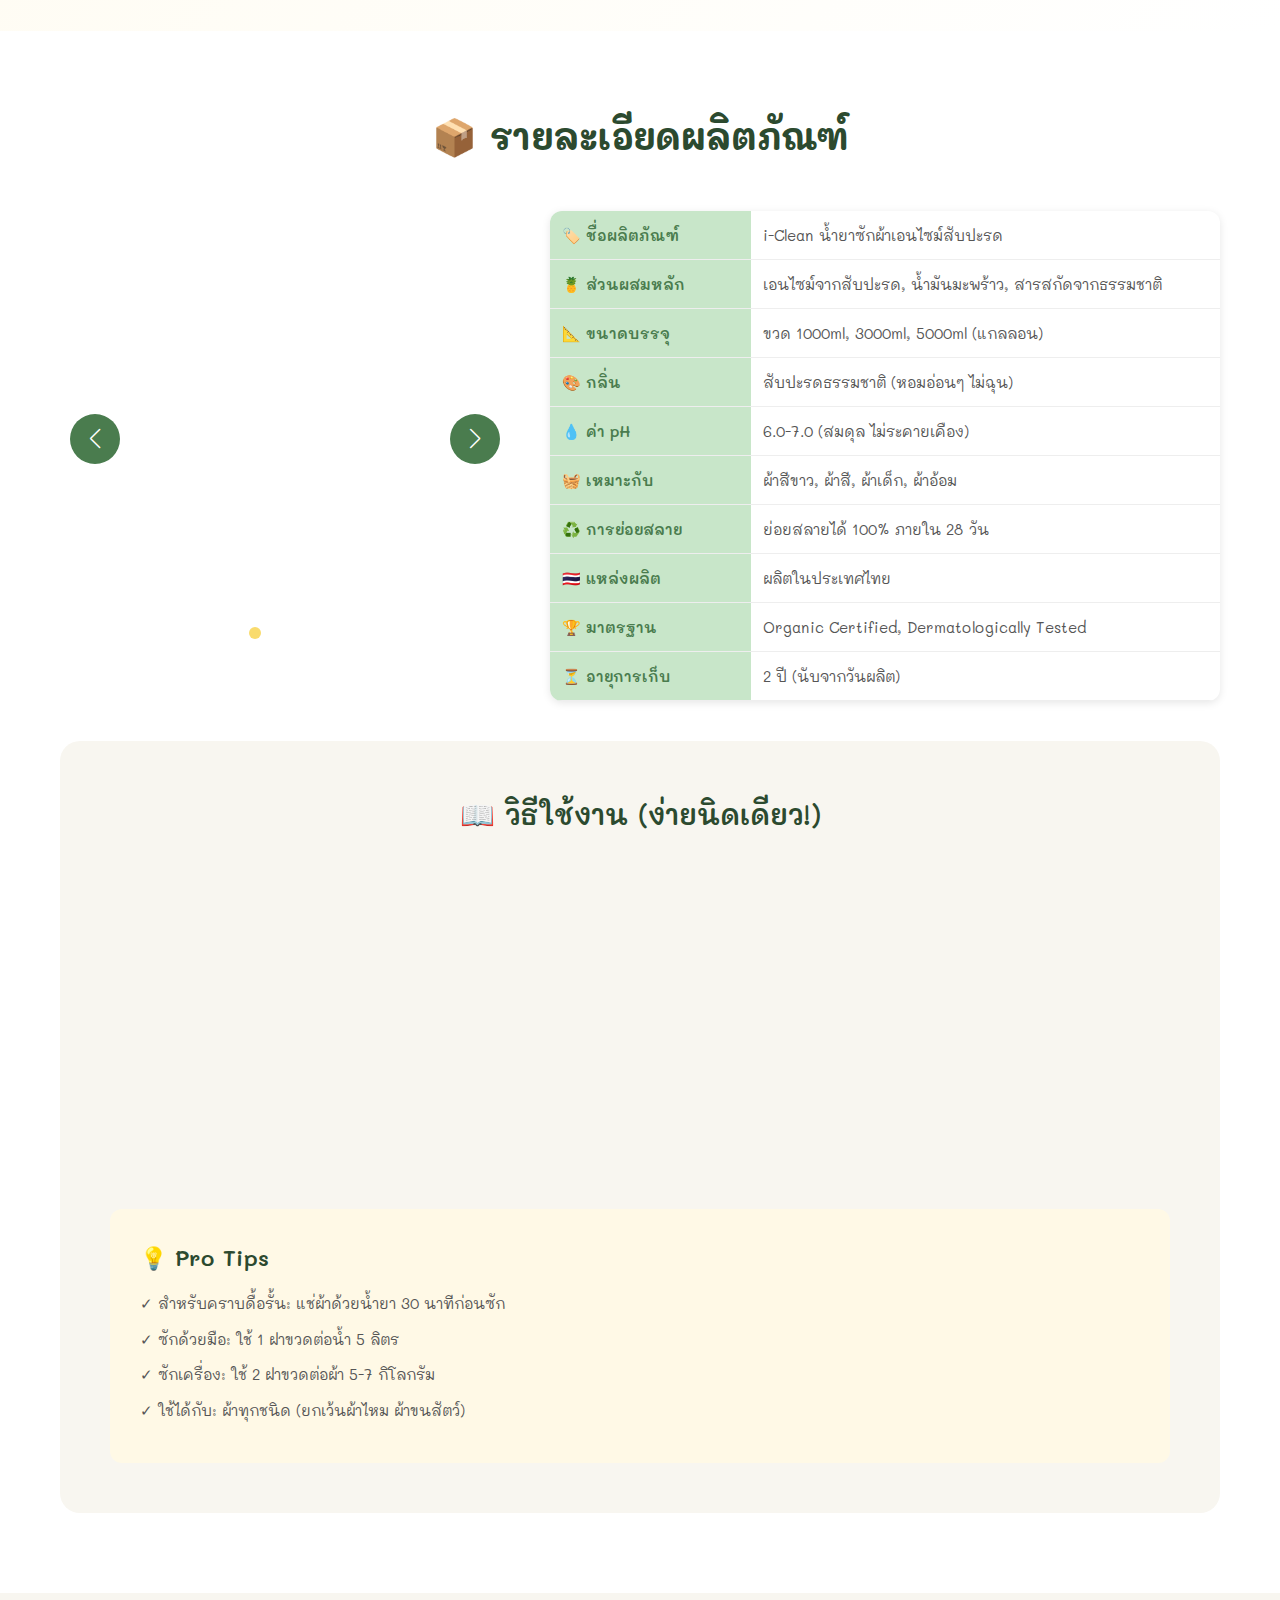
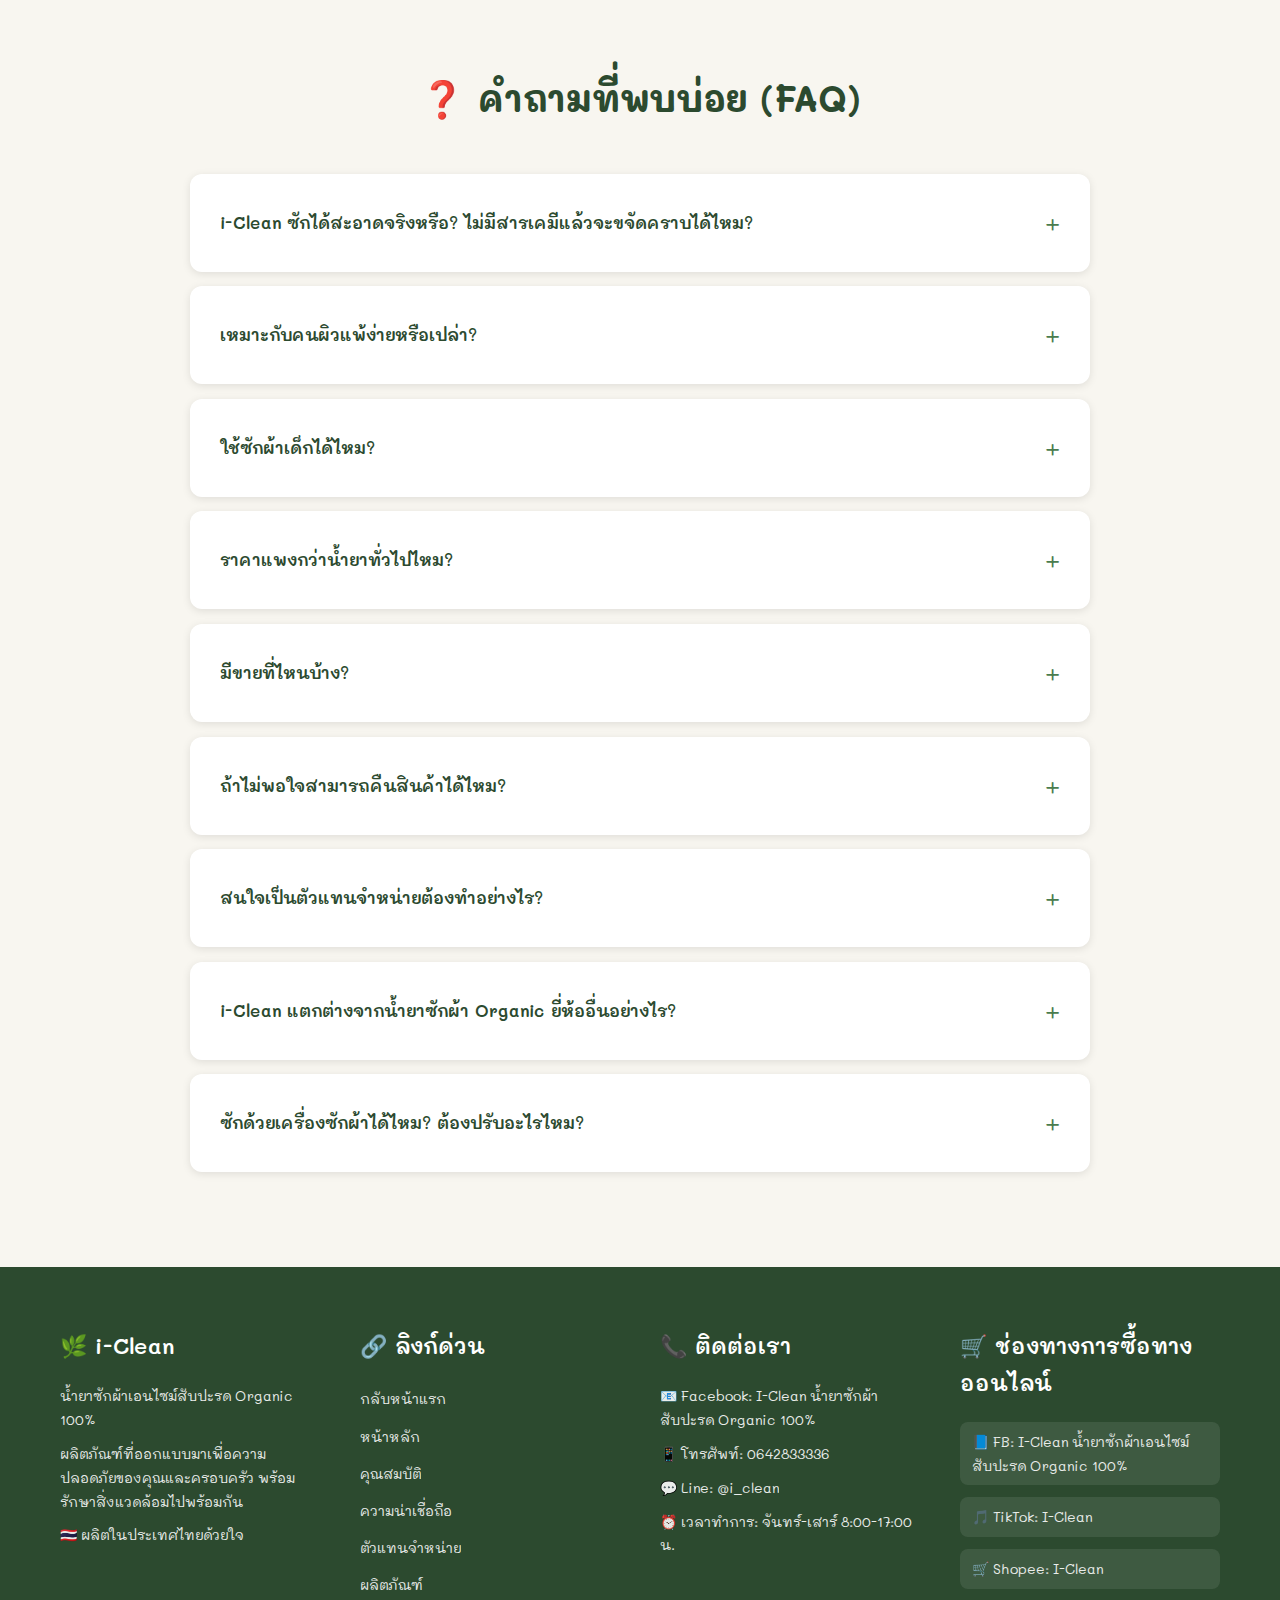
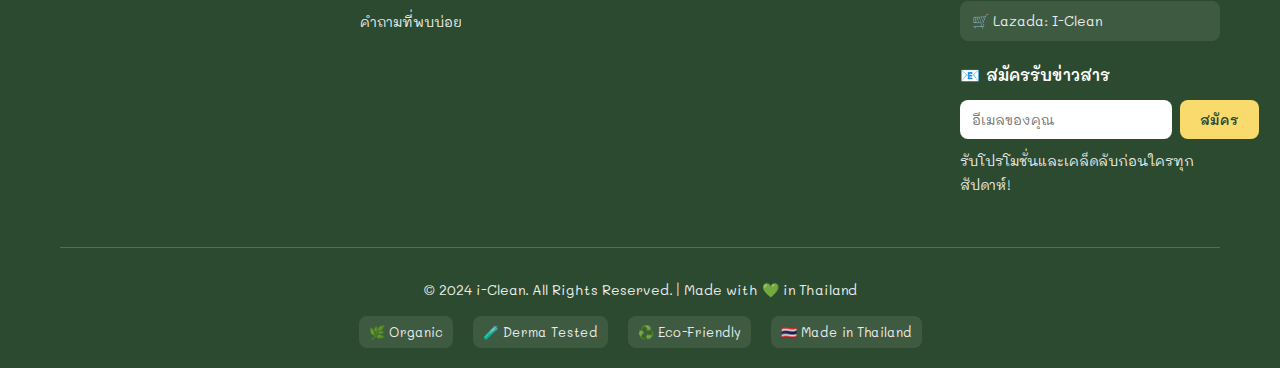
<file: products/laundry.html>
<!DOCTYPE html>
<html lang="th">
<head>
    <!-- Essential Meta Tags -->
    <meta charset="UTF-8">
    <meta name="viewport" content="width=device-width, initial-scale=1.0">
    <meta http-equiv="X-UA-Compatible" content="IE=edge">
    
    <!-- Primary Meta Tags -->
    <title>i-Clean น้ำยาซักผ้าเอนไซม์สับปะรด Organic 100% | ขจัดคราบสนิท ปลอดภัย รักษ์โลก</title>
    <meta name="title" content="i-Clean น้ำยาซักผ้าเอนไซม์สับปะรด Organic 100% | ขจัดคราบสนิท ปลอดภัย รักษ์โลก">
    <meta name="description" content="i-Clean น้ำยาซักผ้าออร์แกนิคจากเอนไซม์สับปะรดธรรมชาติ 100% ขจัดคราบสนิทได้ดี ไม่มีสารตกค้าง ปลอดภัยสำหรับทุกคนในครอบครัว ย่อยสลายได้ เป็นมิตรกับสิ่งแวดล้อม | รับตัวแทนจำหน่าย">
    <meta name="keywords" content="น้ำยาซักผ้า, organic, เอนไซม์สับปะรด, ไม่มีสารตกค้าง, ปลอดภัย, รักษ์โลก, biodegradable, ซักผ้าเด็ก, ตัวแทนจำหน่าย, i-Clean, green product, eco-friendly, น้ำยาซักผ้าออร์แกนิค">
    <meta name="author" content="i-Clean Thailand">
    <meta name="robots" content="index, follow">
    <meta name="language" content="Thai">
    <meta name="revisit-after" content="7 days">
    <meta name="geo.region" content="TH">
    <meta name="geo.placename" content="Thailand">
    
    <!-- Open Graph / Facebook -->
    <meta property="og:type" content="website">
    <meta property="og:url" content="https://i-clean.vercel.app/laundry/">
    <meta property="og:title" content="i-Clean น้ำยาซักผ้าเอนไซม์สับปะรด Organic 100%">
    <meta property="og:description" content="น้ำยาซักผ้าออร์แกนิคจากเอนไซม์สับปะรดธรรมชาติ ขจัดคราบสนิท ปลอดภัยสำหรับทุกคนในครอบครัว">
    <meta property="og:image" content="https://i-clean.vercel.app/img/laundry.png">
    <meta property="og:image:width" content="1200">
    <meta property="og:image:height" content="630">
    <meta property="og:site_name" content="i-Clean Thailand">
    <meta property="og:locale" content="th_TH">

    <!-- Twitter -->
    <meta property="twitter:card" content="summary_large_image">
    <meta property="twitter:url" content="https://i-clean.vercel.app/laundry/">
    <meta property="twitter:title" content="i-Clean น้ำยาซักผ้าเอนไซม์สับปะรด Organic 100%">
    <meta property="twitter:description" content="น้ำยาซักผ้าออร์แกนิคจากเอนไซม์สับปะรดธรรมชาติ ขจัดคราบสนิท ปลอดภัย">
    <meta property="twitter:image" content="https://i-clean.vercel.app/img/laundry.png">

    <!-- Canonical URL -->
    <link rel="canonical" href="https://i-clean.vercel.app/laundry/">
    
    <!-- Favicon -->
    <link rel="icon" type="image/x-icon" href="../favicon.ico">
    <meta name="theme-color" content="#4A7C4E">

    <!-- Preconnect for Performance -->
    <link rel="preconnect" href="https://fonts.googleapis.com">
    <link rel="preconnect" href="https://fonts.gstatic.com" crossorigin>
    
    <!-- Fonts -->
    <link href="https://fonts.googleapis.com/css2?family=Mali:wght@400;500;600;700&family=Prompt:wght@400;500;600&display=swap" rel="stylesheet">
    
    <!-- Stylesheet -->
    <link rel="stylesheet" href="../css/main.css">

    <!-- Swiper CDN (ย้ายมาที่นี่) -->
    <link rel="stylesheet" href="https://cdn.jsdelivr.net/npm/swiper@11/swiper-bundle.min.css" />
    <script src="https://cdn.jsdelivr.net/npm/swiper@11/swiper-bundle.min.js"></script>
    
    <!-- Structured Data - Product Schema -->
    <script type="application/ld+json">
    {
      "@context": "https://schema.org",
      "@type": "Product",
      "name": "i-Clean น้ำยาซักผ้าเอนไซม์สับปะรด",
      "image": [
        "https://i-clean.vercel.app/img/laundry-main.png"
      ],
      "description": "น้ำยาซักผ้า Organic 100% จากเอนไซม์สับปะรดธรรมชาติ ขจัดคราบสนิทได้ดี ปลอดภัยสำหรับทุกคนในครอบครัว ย่อยสลายได้ 100% ภายใน 28 วัน",
      "brand": {
        "@type": "Brand",
        "name": "i-Clean"
      },
      "offers": {
        "@type": "AggregateOffer",
        "priceCurrency": "THB",
        "availability": "https://schema.org/InStock"
      },
      "aggregateRating": {
        "@type": "AggregateRating",
        "ratingValue": "5",
        "reviewCount": "612"
      }
    }
    </script>

    <!-- Structured Data - FAQ Schema -->
    <script type="application/ld+json">
    {
      "@context": "https://schema.org",
      "@type": "FAQPage",
      "mainEntity": [{
        "@type": "Question",
        "name": "i-Clean ซักได้สะอาดจริงหรือ ไม่มีสารเคมีแล้วจะขจัดคราบได้ไหม",
        "acceptedAnswer": {
          "@type": "Answer",
          "text": "ซักได้สะอาดมากครับ เอนไซม์จากสับปะรดมีคุณสมบัติในการสลายโปรตีนและคราบสกปรกได้อย่างมีประสิทธิภาพ แม้ไม่มีสารเคมีก็ขจัดคราบออกได้ดี และที่สำคัญไม่มีสารตกค้าง ปลอดภัยต่อผิวหนังและสิ่งแวดล้อม"
        }
      }]
    }
    </script>
</head>
<body>
    <!-- Navigation -->
    <nav class="navbar">
        <div class="container">
            <div class="nav-content">
                <div class="logo">
                    <span class="logo-icon">🍍</span>
                    <span class="logo-text">i-Clean🌿</span>
                    <span class="logo-subtitle">Organic Products</span>
                </div>
                <div class="nav-links">
                    <li><a href="../index.html">กลับหน้าแรก</a></li>
                    <a href="#hero">หน้าหลัก</a>
                    <a href="#values">คุณสมบัติ</a>
                    <a href="#trust">ความน่าเชื่อถือ</a>
                    <a href="#wholesale">ร่วมธุรกิจ</a>
                    <a href="#faq">FAQ</a>
                    <a href="#contact">ติดต่อ</a>
                </div>
                <button class="mobile-menu-btn" id="mobileMenuBtn">
                    <span></span>
                    <span></span>
                    <span></span>
                </button>
            </div>
        </div>
    </nav>

    <!-- Mobile Menu -->
    <div class="mobile-menu" id="mobileMenu">
        <li><a href="../index.html">กลับหน้าแรก</a></li>
        <a href="#hero">หน้าหลัก</a>
        <a href="#values">คุณสมบัติ</a>
        <a href="#trust">ความน่าเชื่อถือ</a>
        <a href="#wholesale">ร่วมธุรกิจ</a>
        <a href="#faq">FAQ</a>
        <a href="#contact">ติดต่อ</a>
    </div>

    <!-- Hero Section -->
    <section id="hero" class="hero">
        <div class="container">
            <div class="hero-content">
                <div class="hero-text">
                    <div class="hero-badge">
                        <span>🌱 100% Organic</span>
                    </div>
                    <h1 class="hero-title">
                        🧺 i-Clean น้ำยาซักผ้าเอนไซม์สับปะรด<br>
                        <span class="highlight">Organic 100%</span> ขจัดคราบสนิท ไม่มีสารตกค้าง
                    </h1>
                    <p class="hero-subtitle">
                        ทางเลือกเดียวที่ปลอดภัยที่สุดสำหรับทุกคนในครอบครัว<br>
                        ซักได้ทั้งผ้าผู้ใหญ่และเด็ก ด้วยพลังธรรมชาติ 100%
                    </p>
                    <div class="hero-cta">
                        <a href="#product" class="btn btn-primary">
                            🏡 ช้อปเพื่อผ้าที่สะอาดและปลอดภัย
                        </a>
                        <a href="#wholesale" class="btn btn-secondary">
                            💰 ร่วมเป็นตัวแทน/สอบถามราคาส่ง
                        </a>
                    </div>
                    <div class="trust-badges">
                        <span>✓ Organic 100%</span>
                        <span>✓ เอนไซม์สับปะรดแท้</span>
                        <span>✓ ไม่ทดสอบกับสัตว์</span>
                        <span>✓ ไม่มีสารเคมีอันตราย</span>
                    </div>
                </div>
                <div class="hero-image">
                    <div class="product-showcase">
                        <img src="../img/g.png" alt="i-Clean Laundry Detergent" class="product-img">
                        <div class="floating-element element-1">🍍</div>
                        <div class="floating-element element-2">✨</div>
                        <div class="floating-element element-3">🧺</div>
                    </div>
                </div>
            </div>
        </div>
    </section>

    <!-- Core Values Section -->
    <section id="values" class="values">
        <div class="container">
            <h2 class="section-title">
                🤔 ทำไม i-Clean ถึงเป็นทางเลือกที่ดีกว่าน้ำยาซักผ้าทั่วไป?
            </h2>
            <div class="values-grid">
                <!-- Value 1 -->
                <div class="value-card">
                    <div class="value-icon">🍍</div>
                    <h3>พลังเอนไซม์สับปะรดแท้<br>ขจัดคราบสนิทได้ดี</h3>
                    <p>
                        เอนไซม์จากสับปะรดแท้ 100% สามารถสลายโปรตีนและคราบสกปรกดื้อรั้นได้อย่างมีประสิทธิภาพ 
                        ช่วยกำจัดคราบอาหาร คราบเหลือง คราบเลือด และคราบน้ำมันได้ง่าย 
                        ซักออกสะอาดโดยไม่ทิ้งสารตกค้างหรือกลิ่นฉุน
                    </p>
                    <div class="value-highlight">
                        💧 ใช้น้ำน้อยลง ประหยัดมากกว่า 30%<br>
                        👕 ผ้านุ่ม ไม่แข็งกระด้าง
                    </div>
                </div>

                <!-- Value 2 -->
                <div class="value-card">
                    <div class="value-icon">👶</div>
                    <h3>ไม่มีสารตกค้าง ไม่ระคายเคือง<br>ใช้ได้ทั้งครอบครัว</h3>
                    <p>
                        pH Balance สมดุล ไม่ทำให้ผิวแพ้ง่าย ไม่ระคายเคืองผิวหนัง
                        เหมาะสำหรับผู้มีผิวบอบบาง คุณแม่ที่ซักผ้าบ่อยๆ และเด็กทารก
                        ไม่มีน้ำหอมสังเคราะห์ที่ก่อให้เกิดอาการแพ้
                    </p>
                    <div class="value-highlight">
                        👶 ปลอดภัยแม้กระทั่งการซักผ้าเด็กและผ้าอ้อม<br>
                        🧴 ไม่ต้องใส่ถุงมือ ซักได้เลย
                    </div>
                </div>

                <!-- Value 3 -->
                <div class="value-card">
                    <div class="value-icon">🌍</div>
                    <h3>Organic 100%<br>เป็นมิตรกับโลกของเรา</h3>
                    <p>
                        ทุกส่วนผสมมาจากธรรมชาติ ย่อยสลายได้ 100% ภายใน 28 วัน
                        ไม่ปล่อยสารพิษลงสู่แหล่งน้ำ ไม่ทำลายระบบนิเวศ
                        ปกป้องสิ่งแวดล้อมสำหรับลูกหลานของเรา
                    </p>
                    <div class="value-highlight">
                        ♻️ บรรจุภัณฑ์รีไซเคิลได้<br>
                        🌱 ไม่ทดสอบกับสัตว์<br>
                        💚 รับรองมาตรฐาน Organic
                    </div>
                </div>
            </div>
        </div>
    </section>

    <!-- Trust Section -->
    <section id="trust" class="trust">
        <div class="container">
            <h2 class="section-title">
                💚 เราใส่ใจ...เพราะสุขภาพของคุณคือสิ่งสำคัญที่สุด
            </h2>
            
            <div class="trust-content">
                <!-- NO LIST -->
                <div class="trust-box">
                    <h3>🚫 7 สิ่งที่คุณไม่พบใน i-Clean</h3>
                    <ul class="no-list">
                        <li><span class="no-icon">❌</span> ไม่มี SLS/SLES (สารซัลเฟตที่ทำให้ผิวระคายเคือง)</li>
                        <li><span class="no-icon">❌</span> ไม่มี Phosphate (ฟอสเฟตที่ทำลายแหล่งน้ำ)</li>
                        <li><span class="no-icon">❌</span> ไม่มี Paraben (สารกันเสียที่มีผลต่อฮอร์โมน)</li>
                        <li><span class="no-icon">❌</span> ไม่มี Optical Brightener (สารเคลือบเงาที่ตกค้าง)</li>
                        <li><span class="no-icon">❌</span> ไม่มี Formaldehyde (สารก่อมะเร็ง)</li>
                        <li><span class="no-icon">❌</span> ไม่มีสีและกลิ่นสังเคราะห์</li>
                        <li><span class="no-icon">❌</span> ไม่มีส่วนผสมจากสัตว์</li>
                    </ul>
                </div>

                <!-- Certifications -->
                <div class="trust-box">
                    <h3>✅ รับรองโดยมาตรฐานสากล</h3>
                    <div class="cert-grid">
                        <div class="cert-badge">
                            <div class="cert-icon">🌿</div>
                            <div class="cert-text">
                                <strong>Organic Certified</strong>
                                <span>ผ่านการรับรอง 100% Organic</span>
                            </div>
                        </div>
                        <div class="cert-badge">
                            <div class="cert-icon">🧪</div>
                            <div class="cert-text">
                                <strong>Dermatologically Tested</strong>
                                <span>ทดสอบโดยแพทย์ผิวหนัง</span>
                            </div>
                        </div>
                        <div class="cert-badge">
                            <div class="cert-icon">🌊</div>
                            <div class="cert-text">
                                <strong>Biodegradable</strong>
                                <span>ย่อยสลายได้ตามธรรมชาติ</span>
                            </div>
                        </div>
                        <div class="cert-badge">
                            <div class="cert-icon">🐰</div>
                            <div class="cert-text">
                                <strong>Cruelty-Free</strong>
                                <span>ไม่ทดสอบกับสัตว์</span>
                            </div>
                        </div>
                        <div class="cert-badge">
                            <div class="cert-icon">♻️</div>
                            <div class="cert-text">
                                <strong>Eco-Friendly</strong>
                                <span>เป็นมิตรกับสิ่งแวดล้อม</span>
                            </div>
                        </div>
                        <div class="cert-badge">
                            <div class="cert-icon">🇹🇭</div>
                            <div class="cert-text">
                                <strong>Made in Thailand</strong>
                                <span>ผลิตในประเทศไทย</span>
                            </div>
                        </div>
                    </div>
                </div>
            </div>

            <!-- Testimonials -->
            <div class="testimonials">
                <h3>💬 ลูกค้าพูดถึงเรา</h3>
                <div class="testimonial-grid">
                    <div class="testimonial-card">
                        <div class="stars">⭐⭐⭐⭐⭐</div>
                        <p>"ใช้มา 4 เดือนแล้ว คราบเหลืองหายหมด ผ้านุ่มดีกว่าตอนใช้ยี่ห้ออื่น ที่สำคัญไม่มีกลิ่นฉุน"</p>
                        <div class="testimonial-author">— คุณสมหญิง (แม่บ้าน, กรุงเทพฯ)</div>
                    </div>
                    <div class="testimonial-card">
                        <div class="stars">⭐⭐⭐⭐⭐</div>
                        <p>"เป็นคนผิวแพ้ง่าย ใช้น้ำยาทั่วไปตัวจะคัน เปลี่ยนมาใช้ i-Clean ไม่มีปัญหาเลย"</p>
                        <div class="testimonial-author">— คุณนภัสสร (พนักงานออฟฟิศ, เชียงใหม่)</div>
                    </div>
                    <div class="testimonial-card">
                        <div class="stars">⭐⭐⭐⭐⭐</div>
                        <p>"ซักผ้าลูกด้วย i-Clean สบายใจว่าไม่มีสารเคมีตกค้าง กลิ่นหอมอ่อนๆ จากธรรมชาติ"</p>
                        <div class="testimonial-author">— คุณปิยวรรณ (คุณแม่ลูกแฝด, ภูเก็ต)</div>
                    </div>
                    <div class="testimonial-card">
                        <div class="stars">⭐⭐⭐⭐⭐</div>
                        <p>"คราบน้ำมันและคราบอาหารออกง่ายมาก ใช้แค่นิดเดียว ประหยัดกว่าเดิมเยอะ"</p>
                        <div class="testimonial-author">— คุณสุกัญญา (เจ้าของร้านซักรีด, ระยอง)</div>
                    </div>
                </div>
            </div>
        </div>
    </section>

    <!-- Wholesale Section -->
    <section id="wholesale" class="wholesale">
        <div class="container">
            <div class="wholesale-header">
                <h2 class="section-title">
                    💰 โอกาสทางธุรกิจแห่งปี<br>
                    ร่วมนำเทรนด์ Green Product สู่ตลาด
                </h2>
                <p class="wholesale-subtitle">
                    ตลาด Organic กำลังเติบโตอย่างก้าวกระโดด 
                    ร่วมเป็นส่วนหนึ่งของการเปลี่ยนแปลงและสร้างรายได้ที่ยั่งยืน
                </p>
            </div>

            <div class="benefits-grid">
                <div class="benefit-card">
                    <div class="benefit-icon">📈</div>
                    <h3>💵 กำไรดีที่คุ้มค่า<br>ด้วยเรทราคาส่งที่แข่งขันได้</h3>
                    <ul>
                        <li>มาร์จิ้นกำไร 35-50%</li>
                        <li>โปรโมชั่นสนับสนุนตัวแทนทุกเดือน</li>
                        <li>ส่วนลดตามยอดสั่งซื้อ</li>
                        <li>ไม่มีค่าแฟรนไชส์หรือค่าสมัคร</li>
                    </ul>
                </div>

                <div class="benefit-card">
                    <div class="benefit-icon">📊</div>
                    <h3>🎯 ตลาดที่กำลังบูม<br>รองรับกระแสคนรักสุขภาพและสิ่งแวดล้อม</h3>
                    <ul>
                        <li>ตลาด Organic โต 25% ต่อปี</li>
                        <li>กลุ่มลูกค้าครอบคลุมทุกช่วงวัย</li>
                        <li>Repeat Order สูงเพราะใช้ประจำ</li>
                        <li>Trend ระยะยาวที่มาแรง</li>
                    </ul>
                </div>

                <div class="benefit-card">
                    <div class="benefit-icon">🚀</div>
                    <h3>🎨 สนับสนุนการตลาดครบครัน<br>ง่ายต่อการขาย มีเครื่องมือให้พร้อม</h3>
                    <ul>
                        <li>ภาพ/คลิป content สำเร็จรูป</li>
                        <li>บรรจุภัณฑ์สวยงาม พร้อมขาย</li>
                        <li>จุดเด่นชัดเจน ขายง่าย</li>
                        <li>ทีมสนับสนุนตอบคำถามตลอด</li>
                    </ul>
                </div>
            </div>

            <!-- Wholesale Form -->
            <div class="wholesale-form-container">
                <h3>📋 กรอกข้อมูลเพื่อรับเอกสารราคาส่งและแผนการตลาดฟรี!</h3>
                <form class="wholesale-form" id="wholesaleForm">
                    <div class="form-row">
                        <div class="form-group">
                            <label>👤 ชื่อ-นามสกุล *</label>
                            <input type="text" name="fullname" required placeholder="กรอกชื่อ-นามสกุล">
                        </div>
                        <div class="form-group">
                            <label>📧 อีเมล *</label>
                            <input type="email" name="email" required placeholder="example@email.com">
                        </div>
                    </div>
                    <div class="form-row">
                        <div class="form-group">
                            <label>📱 เบอร์โทรศัพท์ *</label>
                            <input type="tel" name="phone" required placeholder="0XX-XXX-XXXX">
                        </div>
                        <div class="form-group">
                            <label>🏢 ประเภทธุรกิจ *</label>
                            <select name="business_type" required>
                                <option value="">เลือกประเภทธุรกิจ</option>
                                <option value="online">ขายปลีกออนไลน์</option>
                                <option value="store">ร้านค้า/ร้านสะดวกซื้อ</option>
                                <option value="laundry">ร้านซักรีด</option>
                                <option value="reseller">ตัวแทนจำหน่าย/Dropship</option>
                                <option value="other">ธุรกิจอื่นๆ</option>
                            </select>
                        </div>
                    </div>
                    <div class="form-group">
                        <label>💬 ข้อความเพิ่มเติม</label>
                        <textarea name="message" rows="4" placeholder="บอกเราเพิ่มเติมเกี่ยวกับธุรกิจของคุณ (ถ้ามี)"></textarea>
                    </div>
                    <button type="submit" class="btn btn-primary btn-large">
                        ✅ รับเอกสารราคาส่งและแผนการตลาดทันที
                    </button>
                    <p class="form-note">🔒 ข้อมูลของคุณจะถูกเก็บเป็นความลับ และใช้เพื่อการติดต่อเท่านั้น</p>
                </form>
            </div>
        </div>
    </section>

    <!-- Product Details Section -->
    <section id="product" class="product-details">
        <div class="container">
            <h2 class="section-title">📦 รายละเอียดผลิตภัณฑ์</h2>
            <div class="hero-image">
                <div class="swiper mySwiper">
                    <div class="swiper-wrapper">
                        <div class="swiper-slide">
                            <img src="../img/35.png" alt="i-Clean Ld Repellent 1" class="product-img">
                        </div>
                        <div class="swiper-slide">
                            <img src="../img/37.png" alt="i-Clean ld 2" class="product-img">
                        </div>
                        <div class="swiper-slide">
                            <img src="../img/39.png" alt="i-Clean ld 3" class="product-img">
                        </div>
                        <div class="swiper-slide">
                            <img src="../img/41.png" alt="i-Clean ld 4" class="product-img">
                        </div>
                    </div>
                    <div class="swiper-button-next"></div>
                    <div class="swiper-button-prev"></div>
                    <div class="swiper-pagination"></div>
                </div>
                <div class="product-specs">
                    <table class="specs-table">
                        <tr>
                            <td class="spec-label">🏷️ ชื่อผลิตภัณฑ์</td>
                            <td>i-Clean น้ำยาซักผ้าเอนไซม์สับปะรด</td>
                        </tr>
                        <tr>
                            <td class="spec-label">🍍 ส่วนผสมหลัก</td>
                            <td>เอนไซม์จากสับปะรด, น้ำมันมะพร้าว, สารสกัดจากธรรมชาติ</td>
                        </tr>       
                        <tr>
                            <td class="spec-label">📐 ขนาดบรรจุ</td>
                            <td>ขวด 1000ml, 3000ml, 5000ml (แกลลอน)</td>
                        </tr>
                        <tr>
                            <td class="spec-label">🎨 กลิ่น</td>
                            <td>สับปะรดธรรมชาติ (หอมอ่อนๆ ไม่ฉุน)</td>
                        </tr>
                        <tr>
                            <td class="spec-label">💧 ค่า pH</td>
                            <td>6.0-7.0 (สมดุล ไม่ระคายเคือง)</td>
                        </tr>
                        <tr>
                            <td class="spec-label">🧺 เหมาะกับ</td>
                            <td>ผ้าสีขาว, ผ้าสี, ผ้าเด็ก, ผ้าอ้อม</td>
                        </tr>
                        <tr>
                            <td class="spec-label">♻️ การย่อยสลาย</td>
                            <td>ย่อยสลายได้ 100% ภายใน 28 วัน</td>
                        </tr>
                        <tr>
                            <td class="spec-label">🇹🇭 แหล่งผลิต</td>
                            <td>ผลิตในประเทศไทย</td>
                        </tr>
                        <tr>
                            <td class="spec-label">🏆 มาตรฐาน</td>
                            <td>Organic Certified, Dermatologically Tested</td>
                        </tr>
                        <tr>
                            <td class="spec-label">⏳ อายุการเก็บ</td>
                            <td>2 ปี (นับจากวันผลิต)</td>
                        </tr>
                    </table>
                </div>
                    <a href="#contact" class="floating-cta">
                        💰🛒 ช่องทางการซื้อทางออนไลน์
                    </a>
            </div>

            <!-- How to Use -->
            <div class="how-to-use">
                <h3>📖 วิธีใช้งาน (ง่ายนิดเดียว!)</h3>
                <div class="steps-grid">
                    <div class="step-card">
                        <div class="step-number">1</div>
                        <div class="step-icon">💧</div>
                        <h4>เทน้ำยา</h4>
                        <p>เทน้ำยา i-Clean ประมาณ 30ml (2 ฝาขวด) ลงในเครื่องซักผ้าหรืออ่างซักผ้า</p>
                    </div>
                    <div class="step-card">
                        <div class="step-number">2</div>
                        <div class="step-icon">👕</div>
                        <h4>ใส่ผ้า</h4>
                        <p>ใส่ผ้าลงในเครื่อง ไม่ต้องแยกผ้าสีขาวและสี (ถ้าไม่มีคราบหนัก)</p>
                    </div>
                    <div class="step-card">
                        <div class="step-number">3</div>
                        <div class="step-icon">🔄</div>
                        <h4>ซักตามปกติ</h4>
                        <p>เลือกโหมดซักตามปกติ น้ำยาจะซึมซับและขจัดคราบได้ดี</p>
                    </div>
                    <div class="step-card">
                        <div class="step-number">4</div>
                        <div class="step-icon">☀️</div>
                        <h4>ตากแห้ง</h4>
                        <p>ตากผ้าให้แห้ง ผ้าจะนุ่ม หอม ไม่มีสารตกค้าง</p>
                    </div>
                </div>
                <div class="pro-tips">
                    <h4>💡 Pro Tips</h4>
                    <ul>
                        <li>✓ สำหรับคราบดื้อรั้น: แช่ผ้าด้วยน้ำยา 30 นาทีก่อนซัก</li>
                        <li>✓ ซักด้วยมือ: ใช้ 1 ฝาขวดต่อน้ำ 5 ลิตร</li>
                        <li>✓ ซักเครื่อง: ใช้ 2 ฝาขวดต่อผ้า 5-7 กิโลกรัม</li>
                        <li>✓ ใช้ได้กับ: ผ้าทุกชนิด (ยกเว้นผ้าไหม ผ้าขนสัตว์)</li>
                    </ul>
                </div>
            </div>
        </div>
    </section>

    <!-- FAQ Section -->
    <section id="faq" class="faq">
        <div class="container">
            <h2 class="section-title">❓ คำถามที่พบบ่อย (FAQ)</h2>
            <div class="faq-list">
                <div class="faq-item">
                    <div class="faq-question">
                        <span>i-Clean ซักได้สะอาดจริงหรือ? ไม่มีสารเคมีแล้วจะขจัดคราบได้ไหม?</span>
                        <span class="faq-toggle">+</span>
                    </div>
                    <div class="faq-answer">
                        <p>ซักได้สะอาดมากครับ! เอนไซม์จากสับปะรดมีคุณสมบัติในการสลายโปรตีนและคราบสกปรกได้อย่างมีประสิทธิภาพ แม้ไม่มีสารเคมีก็ขจัดคราบออกได้ดี และที่สำคัญไม่มีสารตกค้าง ล้างออกง่าย ปลอดภัยต่อผิวหนังและสิ่งแวดล้อม</p>
                    </div>
                </div>

                <div class="faq-item">
                    <div class="faq-question">
                        <span>เหมาะกับคนผิวแพ้ง่ายหรือเปล่า?</span>
                        <span class="faq-toggle">+</span>
                    </div>
                    <div class="faq-answer">
                        <p>เหมาะมากครับ! i-Clean มี pH สมดุล (6.0-7.0) และปราศจากสารที่ก่อให้เกิดการระคายเคือง เช่น SLS, Paraben, Optical Brightener ผ่านการทดสอบโดยแพทย์ผิวหนังแล้วว่าอ่อนโยนและปลอดภัยสำหรับผิวแพ้ง่าย</p>
                    </div>
                </div>

                <div class="faq-item">
                    <div class="faq-question">
                        <span>ใช้ซักผ้าเด็กได้ไหม?</span>
                        <span class="faq-toggle">+</span>
                    </div>
                    <div class="faq-answer">
                        <p>ใช้ได้อย่างปลอดภัยครับ! เนื่องจาก i-Clean ทำจากส่วนผสมธรรมชาติ 100% ไม่มีสารเคมีตกค้าง ไม่มีน้ำหอมสังเคราะห์ เหมาะสำหรับซักผ้าเด็ก ผ้าอ้อม และเสื้อผ้าของคนที่มีผิวบอบบาง คุณแม่หลายท่านใช้และไว้วางใจ</p>
                    </div>
                </div>

                <div class="faq-item">
                    <div class="faq-question">
                        <span>ราคาแพงกว่าน้ำยาทั่วไปไหม?</span>
                        <span class="faq-toggle">+</span>
                    </div>
                    <div class="faq-answer">
                        <p>ราคาอาจสูงกว่าเล็กน้อย แต่คุ้มค่ากว่าครับ เพราะ: ใช้น้อย ได้มาก (เข้มข้นกว่า), ไม่ต้องใช้ปรับผ้านุ่ม (ผ้านุ่มแล้ว), ปลอดภัยต่อสุขภาพและสิ่งแวดล้อม, ไม่ทำให้ผ้าเสื่อมสภาพเร็ว คิดแบบระยะยาวแล้วคุ้มกว่าครับ</p>
                    </div>
                </div>

                <div class="faq-item">
                    <div class="faq-question">
                        <span>มีขายที่ไหนบ้าง?</span>
                        <span class="faq-toggle">+</span>
                    </div>
                    <div class="faq-answer">
                        <p>ซื้อได้หลายช่องทางครับ: 🛒 ออนไลน์: เว็บไซต์ทางการ, Shopee, Lazada, Facebook | 🏪 ร้านค้า: ร้านสะดวกซื้อและห้างสรรพสินค้าชั้นนำ | 📦 ส่งตรง: บริการจัดส่งถึงบ้าน ฟรีค่าส่งเมื่อซื้อครบตามกำหนด</p>
                    </div>
                </div>

                <div class="faq-item">
                    <div class="faq-question">
                        <span>ถ้าไม่พอใจสามารถคืนสินค้าได้ไหม?</span>
                        <span class="faq-toggle">+</span>
                    </div>
                    <div class="faq-answer">
                        <p>ได้ครับ! เรามีนโยบาย "รับประกันความพึงพอใจ 100%" หากไม่พอใจสามารถคืนสินค้าภายใน 30 วัน (สภาพสมบูรณ์) เราจะคืนเงินให้ครบ 100% ไม่มีเงื่อนไข</p>
                    </div>
                </div>

                <div class="faq-item">
                    <div class="faq-question">
                        <span>สนใจเป็นตัวแทนจำหน่ายต้องทำอย่างไร?</span>
                        <span class="faq-toggle">+</span>
                    </div>
                    <div class="faq-answer">
                        <p>ง่ายมากครับ! เพียงกรอกแบบฟอร์มในส่วน "ร่วมเป็นตัวแทน" ด้านบน ทีมงานจะติดต่อกลับภายใน 24 ชั่วโมง พร้อมส่งเอกสารราคาส่งและแผนการตลาด ไม่มีค่าสมัคร ไม่มีค่าแฟรนไชส์ เริ่มต้นได้ทันที</p>
                    </div>
                </div>

                <div class="faq-item">
                    <div class="faq-question">
                        <span>i-Clean แตกต่างจากน้ำยาซักผ้า Organic ยี่ห้ออื่นอย่างไร?</span>
                        <span class="faq-toggle">+</span>
                    </div>
                    <div class="faq-answer">
                        <p>จุดเด่นหลักของ i-Clean คือ: 🍍 ใช้เอนไซม์สับปะรดแท้ 100% (ไม่ใช่สารสังเคราะห์) | 👕 ผ้านุ่ม ไม่ต้องใช้ปรับผ้านุ่ม | 💧 ล้างออกง่าย ใช้น้ำน้อย | 🇹🇭 ผลิตในไทย ควบคุมคุณภาพเข้มงวด | 💚 ราคาเป็นกันเอง เข้าถึงได้ง่าย</p>
                    </div>
                </div>

                <div class="faq-item">
                    <div class="faq-question">
                        <span>ซักด้วยเครื่องซักผ้าได้ไหม? ต้องปรับอะไรไหม?</span>
                        <span class="faq-toggle">+</span>
                    </div>
                    <div class="faq-answer">
                        <p>ใช้ได้ทั้งซักมือและซักเครื่องครับ! ไม่ต้องปรับอะไร ใช้ตามปกติเลย เพียงใส่น้ำยา 2 ฝาขวดต่อผ้า 5-7 กิโลกรัม ทำงานได้ดีทั้งเครื่องซักผ้าฝาบนและฝาหน้า</p>
                    </div>
                </div>
            </div>
        </div>
    </section>

    <!-- Footer -->
    <footer id="contact" class="footer">
        <div class="container">
            <div class="footer-content">
                <div class="footer-col">
                    <h4>🌿 i-Clean</h4>
                    <p>น้ำยาซักผ้าเอนไซม์สับปะรด Organic 100%</p>
                    <p>ผลิตภัณฑ์ที่ออกแบบมาเพื่อความปลอดภัยของคุณและครอบครัว พร้อมรักษาสิ่งแวดล้อมไปพร้อมกัน</p>
                    <p>🇹🇭 ผลิตในประเทศไทยด้วยใจ</p>
                </div>

                <div class="footer-col">
                    <h4>🔗 ลิงก์ด่วน</h4>
                    <ul>
                        <li><a href="../index.html">กลับหน้าแรก</a></li>
                        <li><a href="#hero">หน้าหลัก</a></li>
                        <li><a href="#values">คุณสมบัติ</a></li>
                        <li><a href="#trust">ความน่าเชื่อถือ</a></li>
                        <li><a href="#wholesale">ตัวแทนจำหน่าย</a></li>
                        <li><a href="#product">ผลิตภัณฑ์</a></li>
                        <li><a href="#faq">คำถามที่พบบ่อย</a></li>
                    </ul>
                </div>

                <div class="footer-col">
                    <h4>📞 ติดต่อเรา</h4>
                    <p>📧 Facebook: I-Clean น้ำยาซักผ้าสับปะรด Organic 100%</p>
                    <p>📱 โทรศัพท์: 0642833336</p>
                    <p>💬 Line: @i_clean</p>
                    <p>⏰ เวลาทำการ: จันทร์-เสาร์ 8:00-17:00 น.</p>
                </div>

                <div class="footer-col">
                    <h4>🛒 ช่องทางการซื้อทางออนไลน์</h4>
                    <div class="social-links">
                        <a href="#" class="social-link">📘 FB: I-Clean น้ำยาซักผ้าเอนไซม์สับปะรด Organic 100%</a>
                        <a href="https://www.tiktok.com/@i_clean.organic" class="social-link" target="_blank" rel="noopener noreferrer">🎵 TikTok: I-Clean</a>
                        <a href="https://shopee.co.th/i_clean" class="social-link" target="_blank" rel="noopener noreferrer">🛒 Shopee: I-Clean</a>
                        <a href="https://www.lazada.co.th/shop/c-iclean" class="social-link" target="_blank" rel="noopener noreferrer">🛒 Lazada: I-Clean</a>
                    </div>
                    <div class="newsletter">
                        <h5>📧 สมัครรับข่าวสาร</h5>
                        <form class="newsletter-form">
                            <input type="email" placeholder="อีเมลของคุณ">
                            <button type="submit">สมัคร</button>
                        </form>
                        <p class="newsletter-note">รับโปรโมชั่นและเคล็ดลับก่อนใครทุกสัปดาห์!</p>
                    </div>
                </div>
            </div>

            <div class="footer-bottom">
                <p>© 2024 i-Clean. All Rights Reserved. | Made with 💚 in Thailand</p>
                <div class="footer-badges">
                    <span>🌿 Organic</span>
                    <span>🧪 Derma Tested</span>
                    <span>♻️ Eco-Friendly</span>
                    <span>🇹🇭 Made in Thailand</span>
                </div>
            </div>
        </div>
    </footer>

    <!-- Scroll to Top Button -->
    <button class="scroll-top" id="scrollTop">↑</button>

    <script>
        // Mobile Menu Toggle
        const mobileMenuBtn = document.getElementById('mobileMenuBtn');
        const mobileMenu = document.getElementById('mobileMenu');

        if (mobileMenuBtn) {
            mobileMenuBtn.addEventListener('click', () => {
                mobileMenu.classList.toggle('active');
            });
        }

        // Smooth Scrolling
        document.querySelectorAll('a[href^="#"]').forEach(anchor => {
            anchor.addEventListener('click', function (e) {
                e.preventDefault();
                const target = document.querySelector(this.getAttribute('href'));
                if (target) {
                    target.scrollIntoView({
                        behavior: 'smooth',
                        block: 'start'
                    });
                    // Close mobile menu if open
                    if (mobileMenu.classList.contains('active')) {
                        mobileMenu.classList.remove('active');
                    }
                }
            });
        });

        // FAQ Accordion
        document.querySelectorAll('.faq-question').forEach(question => {
            question.addEventListener('click', () => {
                const faqItem = question.parentElement;
                const isActive = faqItem.classList.contains('active');
                
                // Close all FAQ items
                document.querySelectorAll('.faq-item').forEach(item => {
                    item.classList.remove('active');
                });
                
                // Open clicked item if it wasn't active
                if (!isActive) {
                    faqItem.classList.add('active');
                }
            });
        });

        // Scroll to Top Button
        const scrollTopBtn = document.getElementById('scrollTop');

        window.addEventListener('scroll', () => {
            if (window.pageYOffset > 300) {
                scrollTopBtn.classList.add('visible');
            } else {
                scrollTopBtn.classList.remove('visible');
            }
        });

        if (scrollTopBtn) {
            scrollTopBtn.addEventListener('click', () => {
                window.scrollTo({
                    top: 0,
                    behavior: 'smooth'
                });
            });
        }

        // Form Submission
        const wholesaleForm = document.getElementById('wholesaleForm');
        if (wholesaleForm) {
            wholesaleForm.addEventListener('submit', async (e) => {
                e.preventDefault();
                
                const formData = new FormData(wholesaleForm);
                const data = Object.fromEntries(formData);
                
                // Show loading state
                const submitBtn = wholesaleForm.querySelector('button[type="submit"]');
                const originalText = submitBtn.textContent;
                submitBtn.textContent = '⏳ กำลังส่งข้อมูล...';
                submitBtn.disabled = true;
                
                try {
                    // Simulate API call
                    await new Promise(resolve => setTimeout(resolve, 1500));
                    
                    // Success
                    alert('✅ ส่งข้อมูลสำเร็จ! ทีมงานจะติดต่อกลับภายใน 24 ชั่วโมง');
                    wholesaleForm.reset();
                } catch (error) {
                    // Error
                    alert('❌ เกิดข้อผิดพลาด กรุณาลองใหม่อีกครั้ง หรือติดต่อ 0642833336');
                } finally {
                    // Reset button
                    submitBtn.textContent = originalText;
                    submitBtn.disabled = false;
                }
            });
        }

        // Intersection Observer for animations
        const observerOptions = {
            threshold: 0.1,
            rootMargin: '0px 0px -50px 0px'
        };

        const observer = new IntersectionObserver((entries) => {
            entries.forEach(entry => {
                if (entry.isIntersecting) {
                    entry.target.style.opacity = '1';
                    entry.target.style.transform = 'translateY(0)';
                }
            });
        }, observerOptions);

        // Observe elements for animation
        document.querySelectorAll('.value-card, .benefit-card, .testimonial-card, .step-card').forEach(el => {
            el.style.opacity = '0';
            el.style.transform = 'translateY(20px)';
            el.style.transition = 'opacity 0.6s ease, transform 0.6s ease';
            observer.observe(el);
        });
                // Init Swiper (Inline, after CDN)
        if (typeof Swiper !== 'undefined') {
            var swiper = new Swiper(".mySwiper", {
                loop: true,
                spaceBetween: 0,
                pagination: {
                    el: ".swiper-pagination",
                    clickable: true,
                },
                navigation: {
                    nextEl: ".swiper-button-next",
                    prevEl: ".swiper-button-prev",
                },
                autoplay: {
                    delay: 4000,
                    disableOnInteraction: false,
                },
                on: {
                    init: function () {
                        console.log('Swiper initialized!');
                    },
                    slideChange: function () {
                        console.log('Slide changed!');
                    }
                }
            });
            swiper.isLocked = false;  // Force enable navigation
        } else {
            console.error('Swiper CDN not loaded!');
        }

        // Lightbox
        document.addEventListener('click', function(e) {
            if (e.target.classList.contains('product-img')) {
                const lightbox = document.createElement('div');
                lightbox.style.cssText = 'position:fixed;top:0;left:0;width:100%;height:100vh;background:rgba(0,0,0,0.9);z-index:9999;display:flex;justify-content:center;align-items:center;';
                lightbox.innerHTML = `<span style="position:absolute;top:20px;right:30px;color:white;font-size:40px;cursor:pointer;" onclick="this.parentElement.remove()">&times;</span><img src="${e.target.src}" alt="${e.target.alt}" style="max-width:90%;max-height:90%;border-radius:10px;">`;
                document.body.appendChild(lightbox);
                lightbox.addEventListener('click', ev => { if (ev.target === lightbox) lightbox.remove(); });
            }
        });
    </script>
</body>
</html>
</file>
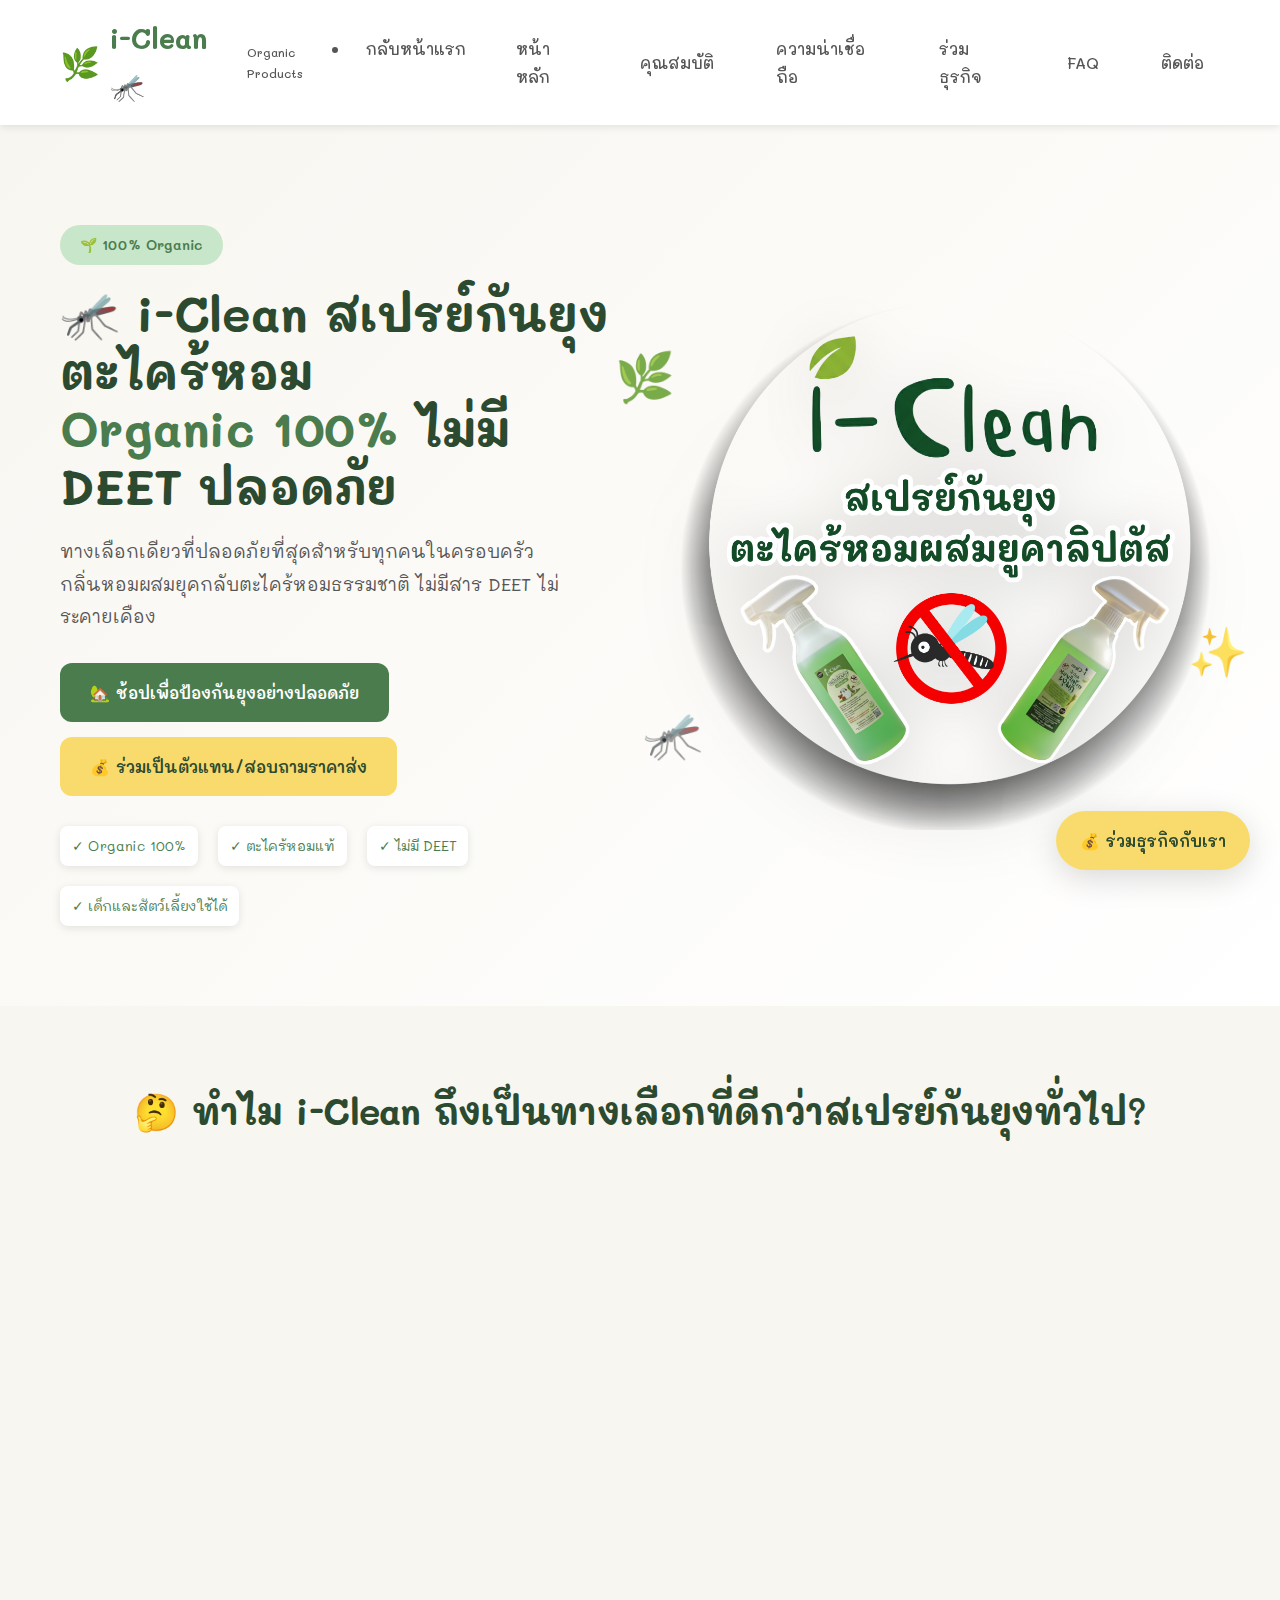
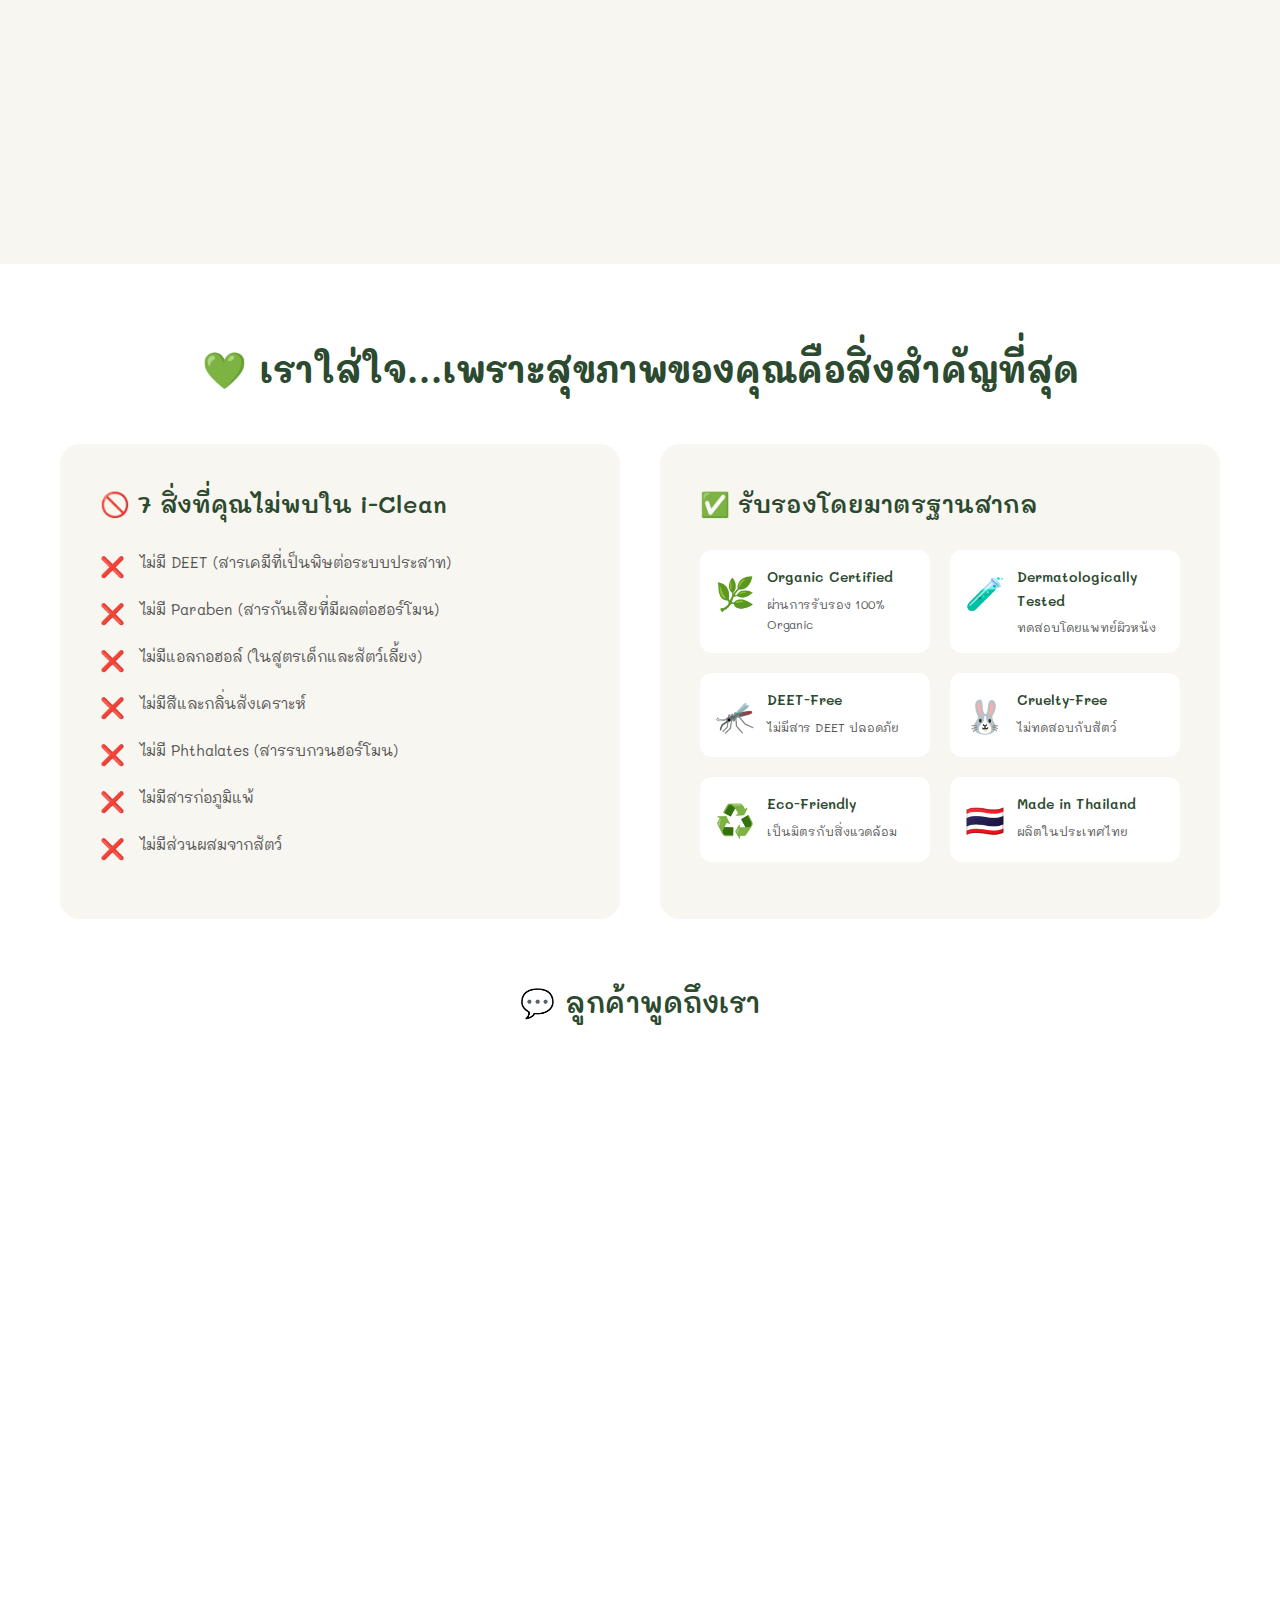
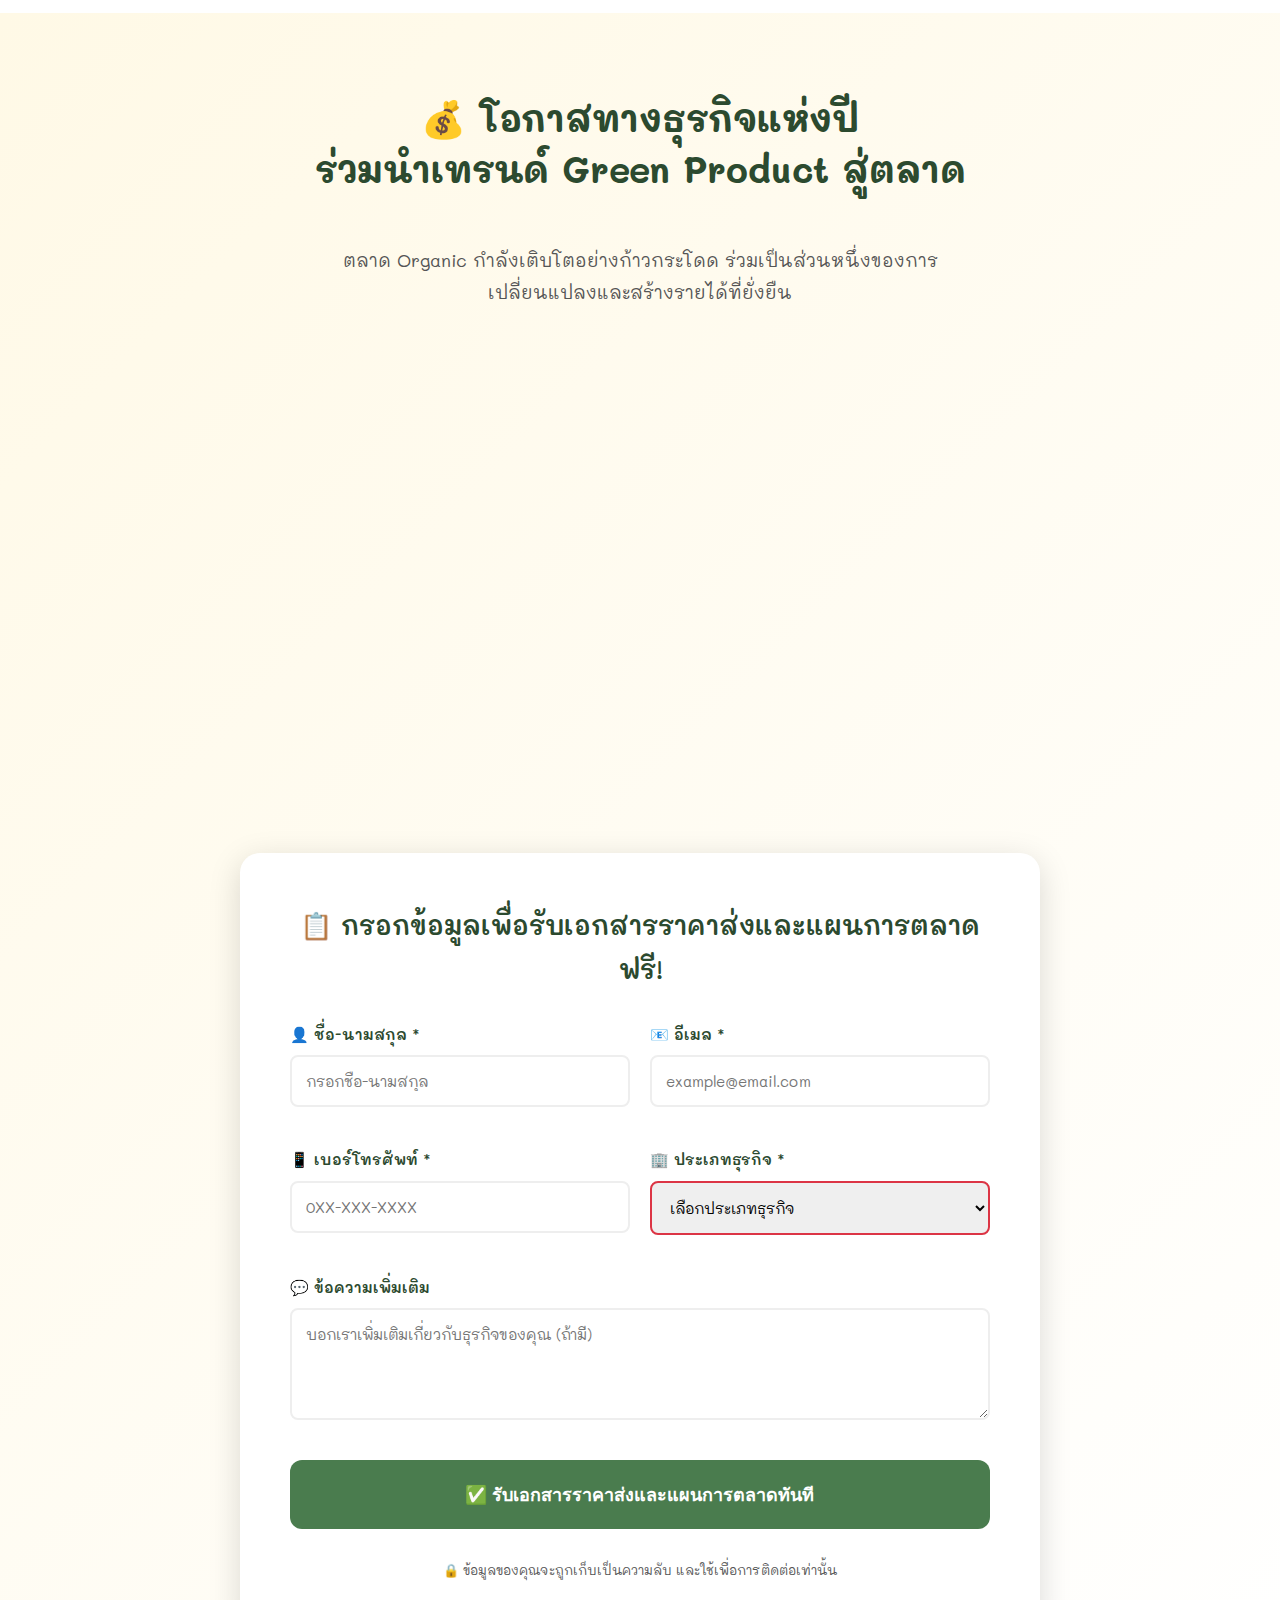
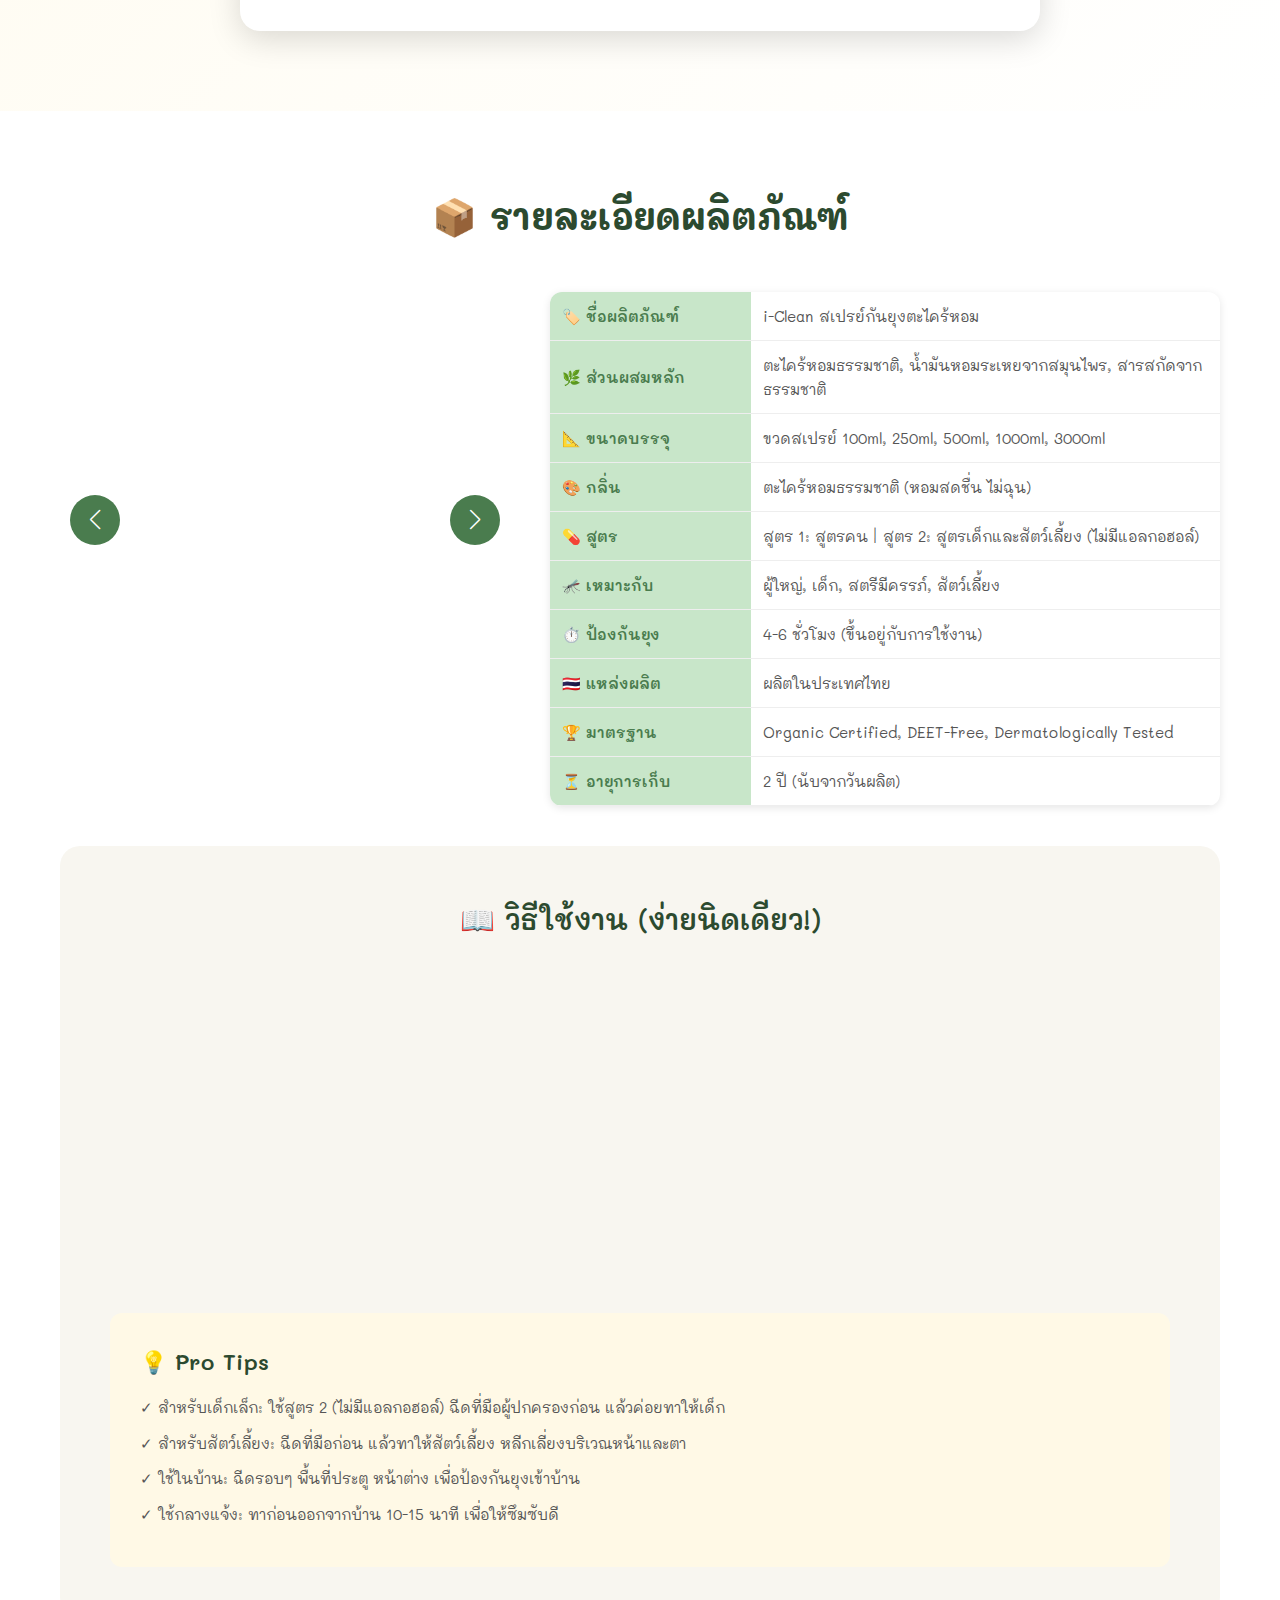
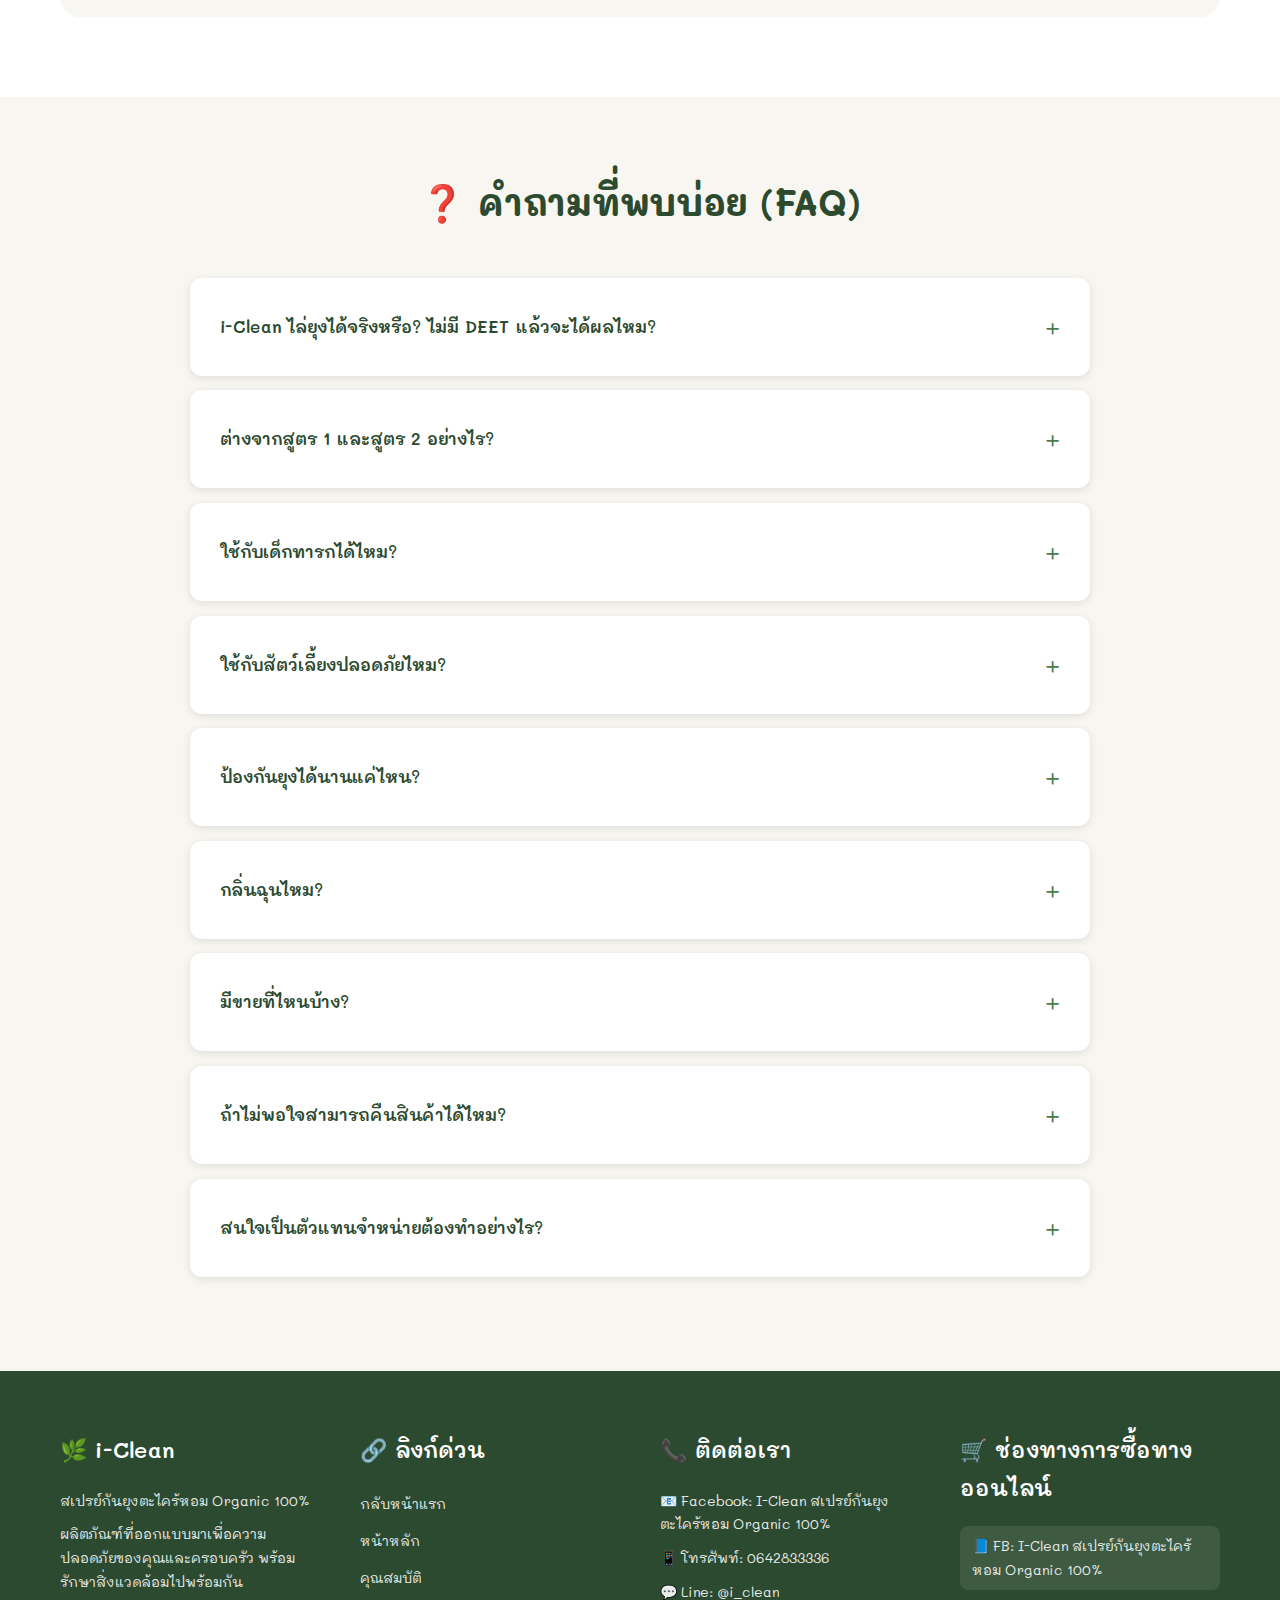
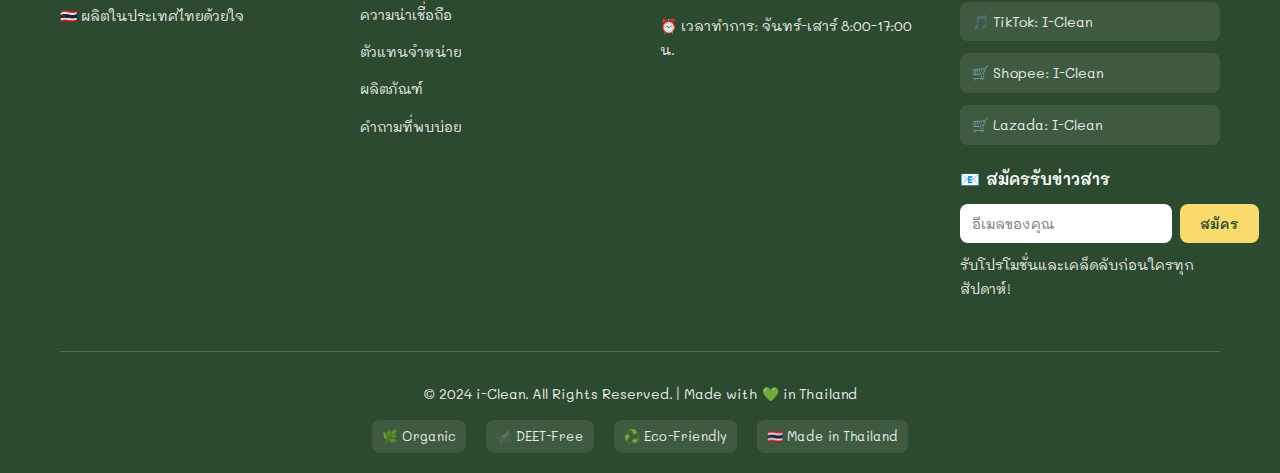
<file: products/mosquito-spray.html>
<!DOCTYPE html>
<html lang="th">
<head>
    <!-- Essential Meta Tags -->
    <meta charset="UTF-8">
    <meta name="viewport" content="width=device-width, initial-scale=1.0">
    <meta http-equiv="X-UA-Compatible" content="IE=edge">
    
    <!-- Primary Meta Tags -->
    <title>i-Clean สเปรย์กันยุงตะไคร้หอม Organic 100% | ไม่มี DEET ปลอดภัย เด็กใช้ได้</title>
    <meta name="title" content="i-Clean สเปรย์กันยุงตะไคร้หอม Organic 100% | ไม่มี DEET ปลอดภัย เด็กใช้ได้">
    <meta name="description" content="i-Clean สเปรย์กันยุงออร์แกนิคจากตะไคร้หอมธรรมชาติ 100% ไม่มี DEET ปลอดภัยสำหรับทุกคนในครอบครัว มี 2 สูตร: สูตรคน และสูตรเด็ก-สัตว์เลี้ยง (ไม่มีแอลกอฮอล์)">
    <meta name="keywords" content="สเปรย์กันยุง, organic, ตะไคร้หอม, ไม่มี DEET, ปลอดภัย, เด็กใช้ได้, สัตว์เลี้ยงใช้ได้, ไม่มีแอลกอฮอล์, i-Clean">
    
    <!-- Favicon -->
    <link rel="icon" type="image/x-icon" href="../favicon.ico">
    <meta name="theme-color" content="#4A7C4E">

    <!-- Fonts -->
    <link href="https://fonts.googleapis.com/css2?family=Mali:wght@400;500;600;700&family=Prompt:wght@400;500;600&display=swap" rel="stylesheet">
    
    <!-- Stylesheet -->
    <link rel="stylesheet" href="../css/main.css">
    <!-- Swiper CDN -->
    <link rel="stylesheet" href="https://cdn.jsdelivr.net/npm/swiper@11/swiper-bundle.min.css"/>
    <script src="https://cdn.jsdelivr.net/npm/swiper@11/swiper-bundle.min.js"></script>
    
</head>
<body>
    <!-- Navigation -->
    <nav class="navbar">
        <div class="container">
            <div class="nav-content">
                <div class="logo">
                    <span class="logo-icon">🌿</span>
                    <span class="logo-text">i-Clean🦟</span>
                    <span class="logo-subtitle">Organic Products</span>
                </div>
                <div class="nav-links">
                    <li><a href="../index.html">กลับหน้าแรก</a></li>
                    <a href="#hero">หน้าหลัก</a>
                    <a href="#values">คุณสมบัติ</a>
                    <a href="#trust">ความน่าเชื่อถือ</a>
                    <a href="#wholesale">ร่วมธุรกิจ</a>
                    <a href="#faq">FAQ</a>
                    <a href="#contact">ติดต่อ</a>
                </div>
                <button class="mobile-menu-btn" id="mobileMenuBtn">
                    <span></span>
                    <span></span>
                    <span></span>
                </button>
            </div>
        </div>
    </nav>

    <!-- Mobile Menu -->
    <div class="mobile-menu" id="mobileMenu">
        <li><a href="../index.html">กลับหน้าแรก</a></li>
        <a href="#hero">หน้าหลัก</a>
        <a href="#values">คุณสมบัติ</a>
        <a href="#trust">ความน่าเชื่อถือ</a>
        <a href="#wholesale">ร่วมธุรกิจ</a>
        <a href="#faq">FAQ</a>
        <a href="#contact">ติดต่อ</a>
    </div>

    <!-- Hero Section -->
    <section id="hero" class="hero">
        <div class="container">
            <div class="hero-content">
                <div class="hero-text">
                    <div class="hero-badge">
                        <span>🌱 100% Organic</span>
                    </div>
                    <h1 class="hero-title">
                        🦟 i-Clean สเปรย์กันยุงตะไคร้หอม<br>
                        <span class="highlight">Organic 100%</span> ไม่มี DEET ปลอดภัย
                    </h1>
                    <p class="hero-subtitle">
                        ทางเลือกเดียวที่ปลอดภัยที่สุดสำหรับทุกคนในครอบครัว<br>
                        กลิ่นหอมผสมยุคกลับตะไคร้หอมธรรมชาติ ไม่มีสาร DEET ไม่ระคายเคือง
                    </p>
                    <div class="hero-cta">
                        <a href="#product" class="btn btn-primary">
                            🏡 ช้อปเพื่อป้องกันยุงอย่างปลอดภัย
                        </a>
                        <a href="#wholesale" class="btn btn-secondary">
                            💰 ร่วมเป็นตัวแทน/สอบถามราคาส่ง
                        </a>
                    </div>
                    <div class="trust-badges">
                        <span>✓ Organic 100%</span>
                        <span>✓ ตะไคร้หอมแท้</span>
                        <span>✓ ไม่มี DEET</span>
                        <span>✓ เด็กและสัตว์เลี้ยงใช้ได้</span>
                    </div>
                </div>
                <div class="hero-image">
                    <div class="product-showcase">
                        <img src="../img/e.png" alt="i-Clean Mosquito Repellent" class="product-img">
                        <div class="floating-element element-1">🌿</div>
                        <div class="floating-element element-2">✨</div>
                        <div class="floating-element element-3">🦟</div>
                    </div>
                </div>
            </div>
        </div>
    </section>

    <!-- Core Values Section -->
    <section id="values" class="values">
        <div class="container">
            <h2 class="section-title">
                🤔 ทำไม i-Clean ถึงเป็นทางเลือกที่ดีกว่าสเปรย์กันยุงทั่วไป?
            </h2>
            <div class="values-grid">
                <!-- Value 1 -->
                <div class="value-card">
                    <div class="value-icon">🌿</div>
                    <h3>พลังตะไคร้หอมแท้<br>ไล่ยุงได้จริง ไม่มี DEET</h3>
                    <p>
                        ตะไคร้หอมธรรมชาติ 100% มีสารซิโทรเนลลาล (Citronellal) ที่มีคุณสมบัติไล่ยุงได้อย่างมีประสิทธิภาพ 
                        ป้องกันยุงลายและยุงรำคาญ กลิ่นหอมสดชื่น ไม่ฉุน ไม่มีสาร DEET ที่อันตรายต่อระบบประสาท
                        ใช้ได้ทั้งในบ้านและกลางแจ้ง
                    </p>
                    <div class="value-highlight">
                        💨 กลิ่นหอมธรรมชาติ ไม่ฉุนจมูก<br>
                        🦟 ป้องกันยุงได้นาน 4-6 ชั่วโมง
                    </div>
                </div>

                <!-- Value 2 -->
                <div class="value-card">
                    <div class="value-icon">👶</div>
                    <h3>2 สูตร ปลอดภัยทุกวัย<br>เด็กและสัตว์เลี้ยงใช้ได้</h3>
                    <p>
                        <strong>สูตร 1: สูตรคน</strong> - เหมาะสำหรับผู้ใหญ่และเด็กโต<br>
                        <strong>สูตร 2: สูตรเด็กและสัตว์เลี้ยง</strong> - ไม่มีแอลกอฮอล์ อ่อนโยนพิเศษ เหมาะสำหรับเด็กเล็ก สตรีมีครรภ์ และสัตว์เลี้ยง<br><br>
                        ทั้ง 2 สูตรไม่มี DEET ไม่ระคายเคือง ไม่ทำให้ผิวแพ้ง่าย
                    </p>
                    <div class="value-highlight">
                        👶 ปลอดภัยสำหรับเด็กเล็กและทารก<br>
                        🐕 สัตว์เลี้ยงใช้ได้ ไม่เป็นอันตราย
                    </div>
                </div>

                <!-- Value 3 -->
                <div class="value-card">
                    <div class="value-icon">🌍</div>
                    <h3>Organic 100%<br>เป็นมิตรกับโลกของเรา</h3>
                    <p>
                        ทุกส่วนผสมมาจากธรรมชาติ ไม่มีสารเคมีสังเคราะห์ที่เป็นอันตราย
                        ไม่ปล่อยสารพิษสู่สิ่งแวดล้อม ย่อยสลายได้ตามธรรมชาติ
                        บรรจุภัณฑ์รีไซเคิลได้ ไม่ทดสอบกับสัตว์
                    </p>
                    <div class="value-highlight">
                        ♻️ บรรจุภัณฑ์รีไซเคิลได้<br>
                        🌱 ไม่ทดสอบกับสัตว์<br>
                        💚 รับรองมาตรฐาน Organic
                    </div>
                </div>
            </div>
        </div>
    </section>

    <!-- Trust Section -->
    <section id="trust" class="trust">
        <div class="container">
            <h2 class="section-title">
                💚 เราใส่ใจ...เพราะสุขภาพของคุณคือสิ่งสำคัญที่สุด
            </h2>
            
            <div class="trust-content">
                <!-- NO LIST -->
                <div class="trust-box">
                    <h3>🚫 7 สิ่งที่คุณไม่พบใน i-Clean</h3>
                    <ul class="no-list">
                        <li><span class="no-icon">❌</span> ไม่มี DEET (สารเคมีที่เป็นพิษต่อระบบประสาท)</li>
                        <li><span class="no-icon">❌</span> ไม่มี Paraben (สารกันเสียที่มีผลต่อฮอร์โมน)</li>
                        <li><span class="no-icon">❌</span> ไม่มีแอลกอฮอล์ (ในสูตรเด็กและสัตว์เลี้ยง)</li>
                        <li><span class="no-icon">❌</span> ไม่มีสีและกลิ่นสังเคราะห์</li>
                        <li><span class="no-icon">❌</span> ไม่มี Phthalates (สารรบกวนฮอร์โมน)</li>
                        <li><span class="no-icon">❌</span> ไม่มีสารก่อภูมิแพ้</li>
                        <li><span class="no-icon">❌</span> ไม่มีส่วนผสมจากสัตว์</li>
                    </ul>
                </div>

                <!-- Certifications -->
                <div class="trust-box">
                    <h3>✅ รับรองโดยมาตรฐานสากล</h3>
                    <div class="cert-grid">
                        <div class="cert-badge">
                            <div class="cert-icon">🌿</div>
                            <div class="cert-text">
                                <strong>Organic Certified</strong>
                                <span>ผ่านการรับรอง 100% Organic</span>
                            </div>
                        </div>
                        <div class="cert-badge">
                            <div class="cert-icon">🧪</div>
                            <div class="cert-text">
                                <strong>Dermatologically Tested</strong>
                                <span>ทดสอบโดยแพทย์ผิวหนัง</span>
                            </div>
                        </div>
                        <div class="cert-badge">
                            <div class="cert-icon">🦟</div>
                            <div class="cert-text">
                                <strong>DEET-Free</strong>
                                <span>ไม่มีสาร DEET ปลอดภัย</span>
                            </div>
                        </div>
                        <div class="cert-badge">
                            <div class="cert-icon">🐰</div>
                            <div class="cert-text">
                                <strong>Cruelty-Free</strong>
                                <span>ไม่ทดสอบกับสัตว์</span>
                            </div>
                        </div>
                        <div class="cert-badge">
                            <div class="cert-icon">♻️</div>
                            <div class="cert-text">
                                <strong>Eco-Friendly</strong>
                                <span>เป็นมิตรกับสิ่งแวดล้อม</span>
                            </div>
                        </div>
                        <div class="cert-badge">
                            <div class="cert-icon">🇹🇭</div>
                            <div class="cert-text">
                                <strong>Made in Thailand</strong>
                                <span>ผลิตในประเทศไทย</span>
                            </div>
                        </div>
                    </div>
                </div>
            </div>

            <!-- Testimonials -->
            <div class="testimonials">
                <h3>💬 ลูกค้าพูดถึงเรา</h3>
                <div class="testimonial-grid">
                    <div class="testimonial-card">
                        <div class="stars">⭐⭐⭐⭐⭐</div>
                        <p>"ใช้กับลูกทุกวัน ไม่มียุงกัดเลย กลิ่นหอมไม่ฉุน ลูกไม่บ่นว่าคัน สบายใจมากที่ไม่มี DEET"</p>
                        <div class="testimonial-author">— คุณอรวรรณ (คุณแม่ลูก 2, กรุงเทพฯ)</div>
                    </div>
                    <div class="testimonial-card">
                        <div class="stars">⭐⭐⭐⭐⭐</div>
                        <p>"พาหมาไปเดินทุกเย็น ฉีดให้หมาด้วย ไม่มียุงกัดเลย แถมหมาไม่แพ้ กลิ่นก็หอมดี"</p>
                        <div class="testimonial-author">— คุณณัฐพล (เจ้าของสัตว์เลี้ยง, เชียงใหม่)</div>
                    </div>
                    <div class="testimonial-card">
                        <div class="stars">⭐⭐⭐⭐⭐</div>
                        <p>"ท้องแก่แล้วกลัวสารเคมี เลยหาของที่ปลอดภัย i-Clean เป็นเทพมาก ไล่ยุงได้จริง ไม่มีผลข้างเคียง"</p>
                        <div class="testimonial-author">— คุณศิริพร (คุณแม่ตั้งครรภ์, ภูเก็ต)</div>
                    </div>
                    <div class="testimonial-card">
                        <div class="stars">⭐⭐⭐⭐⭐</div>
                        <p>"กลิ่นหอมมากจริงๆ ไม่เหมือนสเปรย์กันยุงทั่วไป ใช้แล้วไม่เหนียวเหนอะหนะ ราคาก็ไม่แพง"</p>
                        <div class="testimonial-author">— คุณวิชญา (พนักงานออฟฟิศ, ระยอง)</div>
                    </div>
                </div>
            </div>
        </div>
    </section>

    <!-- Wholesale Section -->
    <section id="wholesale" class="wholesale">
        <div class="container">
            <div class="wholesale-header">
                <h2 class="section-title">
                    💰 โอกาสทางธุรกิจแห่งปี<br>
                    ร่วมนำเทรนด์ Green Product สู่ตลาด
                </h2>
                <p class="wholesale-subtitle">
                    ตลาด Organic กำลังเติบโตอย่างก้าวกระโดด 
                    ร่วมเป็นส่วนหนึ่งของการเปลี่ยนแปลงและสร้างรายได้ที่ยั่งยืน
                </p>
            </div>

            <div class="benefits-grid">
                <div class="benefit-card">
                    <div class="benefit-icon">📈</div>
                    <h3>💵 กำไรดีที่คุ้มค่า<br>ด้วยเรทราคาส่งที่แข่งขันได้</h3>
                    <ul>
                        <li>มาร์จิ้นกำไร 35-50%</li>
                        <li>โปรโมชั่นสนับสนุนตัวแทนทุกเดือน</li>
                        <li>ส่วนลดตามยอดสั่งซื้อ</li>
                        <li>ไม่มีค่าแฟรนไชส์หรือค่าสมัคร</li>
                    </ul>
                </div>

                <div class="benefit-card">
                    <div class="benefit-icon">📊</div>
                    <h3>🎯 ตลาดที่กำลังบูม<br>รองรับกระแสคนรักสุขภาพและสิ่งแวดล้อม</h3>
                    <ul>
                        <li>ตลาด Organic โต 25% ต่อปี</li>
                        <li>กลุ่มลูกค้าครอบคลุมทุกช่วงวัย</li>
                        <li>Repeat Order สูงเพราะใช้ประจำ</li>
                        <li>Trend ระยะยาวที่มาแรง</li>
                    </ul>
                </div>

                <div class="benefit-card">
                    <div class="benefit-icon">🚀</div>
                    <h3>🎨 สนับสนุนการตลาดครบครัน<br>ง่ายต่อการขาย มีเครื่องมือให้พร้อม</h3>
                    <ul>
                        <li>ภาพ/คลิป content สำเร็จรูป</li>
                        <li>บรรจุภัณฑ์สวยงาม พร้อมขาย</li>
                        <li>จุดเด่นชัดเจน ขายง่าย</li>
                        <li>ทีมสนับสนุนตอบคำถามตลอด</li>
                    </ul>
                </div>
            </div>

            <!-- Wholesale Form -->
            <div class="wholesale-form-container">
                <h3>📋 กรอกข้อมูลเพื่อรับเอกสารราคาส่งและแผนการตลาดฟรี!</h3>
                <form class="wholesale-form" id="wholesaleForm">
                    <div class="form-row">
                        <div class="form-group">
                            <label>👤 ชื่อ-นามสกุล *</label>
                            <input type="text" name="fullname" required placeholder="กรอกชื่อ-นามสกุล">
                        </div>
                        <div class="form-group">
                            <label>📧 อีเมล *</label>
                            <input type="email" name="email" required placeholder="example@email.com">
                        </div>
                    </div>
                    <div class="form-row">
                        <div class="form-group">
                            <label>📱 เบอร์โทรศัพท์ *</label>
                            <input type="tel" name="phone" required placeholder="0XX-XXX-XXXX">
                        </div>
                        <div class="form-group">
                            <label>🏢 ประเภทธุรกิจ *</label>
                            <select name="business_type" required>
                                <option value="">เลือกประเภทธุรกิจ</option>
                                <option value="online">ขายปลีกออนไลน์</option>
                                <option value="store">ร้านค้า/ร้านสะดวกซื้อ</option>
                                <option value="pharmacy">ร้านขายยา</option>
                                <option value="reseller">ตัวแทนจำหน่าย/Dropship</option>
                                <option value="other">ธุรกิจอื่นๆ</option>
                            </select>
                        </div>
                    </div>
                    <div class="form-group">
                        <label>💬 ข้อความเพิ่มเติม</label>
                        <textarea name="message" rows="4" placeholder="บอกเราเพิ่มเติมเกี่ยวกับธุรกิจของคุณ (ถ้ามี)"></textarea>
                    </div>
                    <button type="submit" class="btn btn-primary btn-large">
                        ✅ รับเอกสารราคาส่งและแผนการตลาดทันที
                    </button>
                    <p class="form-note">🔒 ข้อมูลของคุณจะถูกเก็บเป็นความลับ และใช้เพื่อการติดต่อเท่านั้น</p>
                </form>
            </div>
        </div>
    </section>

    <!-- Product Details Section -->
    <section id="product" class="product-details">
        <div class="container">
            <h2 class="section-title">📦 รายละเอียดผลิตภัณฑ์</h2>
            <div class="hero-image">
    <!-- Swiper Carousel -->
    <div class="swiper mySwiper">
        <div class="swiper-wrapper">
            <div class="swiper-slide">
                <img src="../img/4.png" alt="i-Clean Mosquito Repellent 1" class="product-img">
            </div>
            <div class="swiper-slide">
                <img src="../img/17.png" alt="i-Clean Mosquito Repellent 2" class="product-img">
            </div>
            <div class="swiper-slide">
                <img src="../img/1.png" alt="i-Clean Mosquito Repellent 3" class="product-img">
            </div>
            <div class="swiper-slide">
                <img src="../img/8.png" alt="i-Clean Mosquito Repellent 4" class="product-img">
            </div>
            <div class="swiper-slide">
                <img src="../img/11.png" alt="i-Clean Mosquito Repellent 5" class="product-img">
            </div>
            <div class="swiper-slide">
                <img src="../img/3.png" alt="i-Clean Mosquito Repellent 6" class="product-img">
            </div>
        </div>
        <!-- Arrows -->
        <div class="swiper-button-next"></div>
        <div class="swiper-button-prev"></div>
        <!-- Indicators (dots) -->
        <div class="swiper-pagination"></div>
    </div>
                <div class="product-specs">
                    <table class="specs-table">
                        <tr>
                            <td class="spec-label">🏷️ ชื่อผลิตภัณฑ์</td>
                            <td>i-Clean สเปรย์กันยุงตะไคร้หอม</td>
                        </tr>
                        <tr>
                            <td class="spec-label">🌿 ส่วนผสมหลัก</td>
                            <td>ตะไคร้หอมธรรมชาติ, น้ำมันหอมระเหยจากสมุนไพร, สารสกัดจากธรรมชาติ</td>
                        </tr>       
                        <tr>
                            <td class="spec-label">📐 ขนาดบรรจุ</td>
                            <td>ขวดสเปรย์ 100ml, 250ml, 500ml, 1000ml, 3000ml</td>
                        </tr>
                        <tr>
                            <td class="spec-label">🎨 กลิ่น</td>
                            <td>ตะไคร้หอมธรรมชาติ (หอมสดชื่น ไม่ฉุน)</td>
                        </tr>
                        <tr>
                            <td class="spec-label">💊 สูตร</td>
                            <td>สูตร 1: สูตรคน | สูตร 2: สูตรเด็กและสัตว์เลี้ยง (ไม่มีแอลกอฮอล์)</td>
                        </tr>
                        <tr>
                            <td class="spec-label">🦟 เหมาะกับ</td>
                            <td>ผู้ใหญ่, เด็ก, สตรีมีครรภ์, สัตว์เลี้ยง</td>
                        </tr>
                        <tr>
                            <td class="spec-label">⏱️ ป้องกันยุง</td>
                            <td>4-6 ชั่วโมง (ขึ้นอยู่กับการใช้งาน)</td>
                        </tr>
                        <tr>
                            <td class="spec-label">🇹🇭 แหล่งผลิต</td>
                            <td>ผลิตในประเทศไทย</td>
                        </tr>
                        <tr>
                            <td class="spec-label">🏆 มาตรฐาน</td>
                            <td>Organic Certified, DEET-Free, Dermatologically Tested</td>
                        </tr>
                        <tr>
                            <td class="spec-label">⏳ อายุการเก็บ</td>
                            <td>2 ปี (นับจากวันผลิต)</td>
                        </tr>
                    </table>
                </div>
            </div>

            <!-- How to Use -->
            <div class="how-to-use">
                <h3>📖 วิธีใช้งาน (ง่ายนิดเดียว!)</h3>
                <div class="steps-grid">
                    <div class="step-card">
                        <div class="step-number">1</div>
                        <div class="step-icon">♻️</div> 
                        <h4>เขย่าก่อนใช้</h4>
                        <p>เขย่าขวดให้เข้ากันก่อนใช้ทุกครั้ง เพื่อให้ส่วนผสมผสมกันดี</p>
                    </div>
                    <div class="step-card">
                        <div class="step-number">2</div>
                        <div class="step-icon">💨</div>
                        <h4>ฉีดห่างผิว</h4>
                        <p>ฉีดห่างจากผิวหนัง 15-20 ซม. ทาให้ทั่วบริเวณที่ต้องการป้องกัน</p>
                    </div>
                    <div class="step-card">
                        <div class="step-number">3</div>
                        <div class="step-icon">👕</div>
                        <h4>ทาให้ทั่ว</h4>
                        <p>ทาบริเวณแขน ขา คอ หรือพื้นที่ที่เปิดโล่ง หลีกเลี่ยงบริเวณใบหน้าและรอบดวงตา</p>
                    </div>
                    <div class="step-card">
                        <div class="step-number">4</div>
                        <div class="step-icon">🔄</div>
                        <h4>ทาซ้ำตามต้องการ</h4>
                        <p>ทาซ้ำทุก 4-6 ชั่วโมง หรือหลังเล่นน้ำ เพื่อประสิทธิภาพสูงสุด</p>
                    </div>
                </div>
                <div class="pro-tips">
                    <h4>💡 Pro Tips</h4>
                    <ul>
                        <li>✓ สำหรับเด็กเล็ก: ใช้สูตร 2 (ไม่มีแอลกอฮอล์) ฉีดที่มือผู้ปกครองก่อน แล้วค่อยทาให้เด็ก</li>
                        <li>✓ สำหรับสัตว์เลี้ยง: ฉีดที่มือก่อน แล้วทาให้สัตว์เลี้ยง หลีกเลี่ยงบริเวณหน้าและตา</li>
                        <li>✓ ใช้ในบ้าน: ฉีดรอบๆ พื้นที่ประตู หน้าต่าง เพื่อป้องกันยุงเข้าบ้าน</li>
                        <li>✓ ใช้กลางแจ้ง: ทาก่อนออกจากบ้าน 10-15 นาที เพื่อให้ซึมซับดี</li>
                    </ul>
                </div>
            </div>
        </div>
    </section>

    <!-- FAQ Section -->
    <section id="faq" class="faq">
        <div class="container">
            <h2 class="section-title">❓ คำถามที่พบบ่อย (FAQ)</h2>
            <div class="faq-list">
                <div class="faq-item">
                    <div class="faq-question">
                        <span>i-Clean ไล่ยุงได้จริงหรือ? ไม่มี DEET แล้วจะได้ผลไหม?</span>
                        <span class="faq-toggle">+</span>
                    </div>
                    <div class="faq-answer">
                        <p>ไล่ยุงได้ดีมากครับ! ตะไคร้หอมมีสารซิโทรเนลลาล (Citronellal) ที่มีคุณสมบัติไล่ยุงได้อย่างมีประสิทธิภาพ แม้ไม่มี DEET ก็ป้องกันยุงได้ดี และที่สำคัญไม่มีพิษต่อระบบประสาท ปลอดภัยต่อเด็ก สตรีมีครรภ์ และสัตว์เลี้ยง</p>
                    </div>
                </div>

                <div class="faq-item">
                    <div class="faq-question">
                        <span>ต่างจากสูตร 1 และสูตร 2 อย่างไร?</span>
                        <span class="faq-toggle">+</span>
                    </div>
                    <div class="faq-answer">
                        <p>สูตร 1 (สูตรคน) เหมาะสำหรับผู้ใหญ่และเด็กโต มีแอลกอฮอล์เล็กน้อยเพื่อช่วยให้ระเหยเร็วและซึมซับดี | สูตร 2 (สูตรเด็กและสัตว์เลี้ยง) ไม่มีแอลกอฮอล์ อ่อนโยนพิเศษ เหมาะสำหรับเด็กเล็ก สตรีมีครรภ์ และสัตว์เลี้ยง ทั้ง 2 สูตรไม่มี DEET และไล่ยุงได้เท่ากัน</p>
                    </div>
                </div>

                <div class="faq-item">
                    <div class="faq-question">
                        <span>ใช้กับเด็กทารกได้ไหม?</span>
                        <span class="faq-toggle">+</span>
                    </div>
                    <div class="faq-answer">
                        <p>ใช้ได้อย่างปลอดภัยครับ! แนะนำให้ใช้สูตร 2 (ไม่มีแอลกอฮอล์) สำหรับเด็กทารกอายุ 6 เดือนขึ้นไป โดยฉีดที่มือผู้ปกครองก่อน แล้วค่อยทาให้เด็ก หลีกเลี่ยงบริเวณใบหน้า มือ และเท้า เพราะเด็กอาจเอามือเข้าปาก</p>
                    </div>
                </div>

                <div class="faq-item">
                    <div class="faq-question">
                        <span>ใช้กับสัตว์เลี้ยงปลอดภัยไหม?</span>
                        <span class="faq-toggle">+</span>
                    </div>
                    <div class="faq-answer">
                        <p>ปลอดภัยมากครับ! ใช้สูตร 2 (ไม่มีแอลกอฮอล์) กับสัตว์เลี้ยงได้ เหมาะสำหรับสุนัข แมว และสัตว์เลี้ยงอื่นๆ ไม่มีสารที่เป็นพิษต่อสัตว์ โดยฉีดที่มือก่อน แล้วทาให้สัตว์เลี้ยง หลีกเลี่ยงบริเวณหน้า ตา และจมูก</p>
                    </div>
                </div>

                <div class="faq-item">
                    <div class="faq-question">
                        <span>ป้องกันยุงได้นานแค่ไหน?</span>
                        <span class="faq-toggle">+</span>
                    </div>
                    <div class="faq-answer">
                        <p>ป้องกันยุงได้ประมาณ 4-6 ชั่วโมง ขึ้นอยู่กับการใช้งานและสภาพแวดล้อม ถ้าเล่นน้ำหรือเหงื่อออกมาก แนะนำให้ทาซ้ำเพื่อประสิทธิภาพที่ดีที่สุด</p>
                    </div>
                </div>

                <div class="faq-item">
                    <div class="faq-question">
                        <span>กลิ่นฉุนไหม?</span>
                        <span class="faq-toggle">+</span>
                    </div>
                    <div class="faq-answer">
                        <p>ไม่ฉุนเลยครับ! กลิ่นหอมสดชื่นจากตะไคร้หอมธรรมชาติ ไม่มีกลิ่นสารเคมีที่ฉุนจมูกเหมือนสเปรย์กันยุงทั่วไป หลายคนบอกว่าชอบกลิ่นมาก หอมสบายๆ</p>
                    </div>
                </div>

                <div class="faq-item">
                    <div class="faq-question">
                        <span>มีขายที่ไหนบ้าง?</span>
                        <span class="faq-toggle">+</span>
                    </div>
                    <div class="faq-answer">
                        <p>ซื้อได้หลายช่องทางครับ: 🛒 ออนไลน์: เว็บไซต์ทางการ, Shopee, Lazada, Facebook | 🏪 ร้านค้า: ร้านสะดวกซื้อและห้างสรรพสินค้าชั้นนำ | 📦 ส่งตรง: บริการจัดส่งถึงบ้าน ฟรีค่าส่งเมื่อซื้อครบตามกำหนด</p>
                    </div>
                </div>

                <div class="faq-item">
                    <div class="faq-question">
                        <span>ถ้าไม่พอใจสามารถคืนสินค้าได้ไหม?</span>
                        <span class="faq-toggle">+</span>
                    </div>
                    <div class="faq-answer">
                        <p>ได้ครับ! เรามีนโยบาย "รับประกันความพึงพอใจ 100%" หากไม่พอใจสามารถคืนสินค้าภายใน 30 วัน (สภาพสมบูรณ์) เราจะคืนเงินให้ครบ 100% ไม่มีเงื่อนไข</p>
                    </div>
                </div>

                <div class="faq-item">
                    <div class="faq-question">
                        <span>สนใจเป็นตัวแทนจำหน่ายต้องทำอย่างไร?</span>
                        <span class="faq-toggle">+</span>
                    </div>
                    <div class="faq-answer">
                        <p>ง่ายมากครับ! เพียงกรอกแบบฟอร์มในส่วน "ร่วมเป็นตัวแทน" ด้านบน ทีมงานจะติดต่อกลับภายใน 24 ชั่วโมง พร้อมส่งเอกสารราคาส่งและแผนการตลาด ไม่มีค่าสมัคร ไม่มีค่าแฟรนไชส์ เริ่มต้นได้ทันที</p>
                    </div>
                </div>
            </div>
        </div>
    </section>

    <!-- Footer -->
    <footer id="contact" class="footer">
        <div class="container">
            <div class="footer-content">
                <div class="footer-col">
                    <h4>🌿 i-Clean</h4>
                    <p>สเปรย์กันยุงตะไคร้หอม Organic 100%</p>
                    <p>ผลิตภัณฑ์ที่ออกแบบมาเพื่อความปลอดภัยของคุณและครอบครัว พร้อมรักษาสิ่งแวดล้อมไปพร้อมกัน</p>
                    <p>🇹🇭 ผลิตในประเทศไทยด้วยใจ</p>
                </div>

                <div class="footer-col">
                    <h4>🔗 ลิงก์ด่วน</h4>
                    <ul>
                        <li><a href="../index.html">กลับหน้าแรก</a></li>
                        <li><a href="#hero">หน้าหลัก</a></li>
                        <li><a href="#values">คุณสมบัติ</a></li>
                        <li><a href="#trust">ความน่าเชื่อถือ</a></li>
                        <li><a href="#wholesale">ตัวแทนจำหน่าย</a></li>
                        <li><a href="#product">ผลิตภัณฑ์</a></li>
                        <li><a href="#faq">คำถามที่พบบ่อย</a></li>
                    </ul>
                </div>

                <div class="footer-col">
                    <h4>📞 ติดต่อเรา</h4>
                    <p>📧 Facebook: I-Clean สเปรย์กันยุงตะไคร้หอม Organic 100%</p>
                    <p>📱 โทรศัพท์: 0642833336</p>
                    <p>💬 Line: @i_clean</p>
                    <p>⏰ เวลาทำการ: จันทร์-เสาร์ 8:00-17:00 น.</p>
                </div>

                <div class="footer-col">
                    <h4>🛒 ช่องทางการซื้อทางออนไลน์</h4>
                    <div class="social-links">
                        <a href="#" class="social-link">📘 FB: I-Clean สเปรย์กันยุงตะไคร้หอม Organic 100%</a>
                        <a href="https://www.tiktok.com/@i_clean.organic" class="social-link" target="_blank" rel="noopener noreferrer">🎵 TikTok: I-Clean</a>
                        <a href="https://shopee.co.th/i_clean" class="social-link" target="_blank" rel="noopener noreferrer">🛒 Shopee: I-Clean</a>
                        <a href="https://www.lazada.co.th/shop/c-iclean" class="social-link" target="_blank" rel="noopener noreferrer">🛒 Lazada: I-Clean</a>
                    </div>
                    <div class="newsletter">
                        <h5>📧 สมัครรับข่าวสาร</h5>
                        <form class="newsletter-form">
                            <input type="email" placeholder="อีเมลของคุณ">
                            <button type="submit">สมัคร</button>
                        </form>
                        <p class="newsletter-note">รับโปรโมชั่นและเคล็ดลับก่อนใครทุกสัปดาห์!</p>
                    </div>
                </div>
            </div>

            <div class="footer-bottom">
                <p>© 2024 i-Clean. All Rights Reserved. | Made with 💚 in Thailand</p>
                <div class="footer-badges">
                    <span>🌿 Organic</span>
                    <span>🦟 DEET-Free</span>
                    <span>♻️ Eco-Friendly</span>
                    <span>🇹🇭 Made in Thailand</span>
                </div>
            </div>
        </div>
    </footer>

    <!-- Floating CTA Button -->
    <a href="#wholesale" class="floating-cta">
        💰 ร่วมธุรกิจกับเรา
    </a>

    <!-- Scroll to Top Button -->
    <button class="scroll-top" id="scrollTop">↑</button>

    <script>
        // Mobile Menu Toggle
        const mobileMenuBtn = document.getElementById('mobileMenuBtn');
        const mobileMenu = document.getElementById('mobileMenu');

        if (mobileMenuBtn) {
            mobileMenuBtn.addEventListener('click', () => {
                mobileMenu.classList.toggle('active');
            });
        }

        // Smooth Scrolling
        document.querySelectorAll('a[href^="#"]').forEach(anchor => {
            anchor.addEventListener('click', function (e) {
                e.preventDefault();
                const target = document.querySelector(this.getAttribute('href'));
                if (target) {
                    target.scrollIntoView({
                        behavior: 'smooth',
                        block: 'start'
                    });
                    if (mobileMenu.classList.contains('active')) {
                        mobileMenu.classList.remove('active');
                    }
                }
            });
        });

        // FAQ Accordion
        document.querySelectorAll('.faq-question').forEach(question => {
            question.addEventListener('click', () => {
                const faqItem = question.parentElement;
                const isActive = faqItem.classList.contains('active');
                
                document.querySelectorAll('.faq-item').forEach(item => {
                    item.classList.remove('active');
                });
                
                if (!isActive) {
                    faqItem.classList.add('active');
                }
            });
        });

        // Scroll to Top Button
        const scrollTopBtn = document.getElementById('scrollTop');

        window.addEventListener('scroll', () => {
            if (window.pageYOffset > 300) {
                scrollTopBtn.classList.add('visible');
            } else {
                scrollTopBtn.classList.remove('visible');
            }
        });

        if (scrollTopBtn) {
            scrollTopBtn.addEventListener('click', () => {
                window.scrollTo({
                    top: 0,
                    behavior: 'smooth'
                });
            });
        }

        // Form Submission
        const wholesaleForm = document.getElementById('wholesaleForm');
        if (wholesaleForm) {
            wholesaleForm.addEventListener('submit', async (e) => {
                e.preventDefault();
                
                const formData = new FormData(wholesaleForm);
                const data = Object.fromEntries(formData);
                
                const submitBtn = wholesaleForm.querySelector('button[type="submit"]');
                const originalText = submitBtn.textContent;
                submitBtn.textContent = '⏳ กำลังส่งข้อมูล...';
                submitBtn.disabled = true;
                
                try {
                    await new Promise(resolve => setTimeout(resolve, 1500));
                    alert('✅ ส่งข้อมูลสำเร็จ! ทีมงานจะติดต่อกลับภายใน 24 ชั่วโมง');
                    wholesaleForm.reset();
                } catch (error) {
                    alert('❌ เกิดข้อผิดพลาด กรุณาลองใหม่อีกครั้ง หรือติดต่อ 0642833336');
                } finally {
                    submitBtn.textContent = originalText;
                    submitBtn.disabled = false;
                }
            });
        }

        // Intersection Observer for animations
        const observerOptions = {
            threshold: 0.1,
            rootMargin: '0px 0px -50px 0px'
        };

        const observer = new IntersectionObserver((entries) => {
            entries.forEach(entry => {
                if (entry.isIntersecting) {
                    entry.target.style.opacity = '1';
                    entry.target.style.transform = 'translateY(0)';
                }
            });
        }, observerOptions);

        document.querySelectorAll('.value-card, .benefit-card, .testimonial-card, .step-card').forEach(el => {
            el.style.opacity = '0';
            el.style.transform = 'translateY(20px)';
            el.style.transition = 'opacity 0.6s ease, transform 0.6s ease';
            observer.observe(el);
        });
    </script>
</body>
</html>
</file>
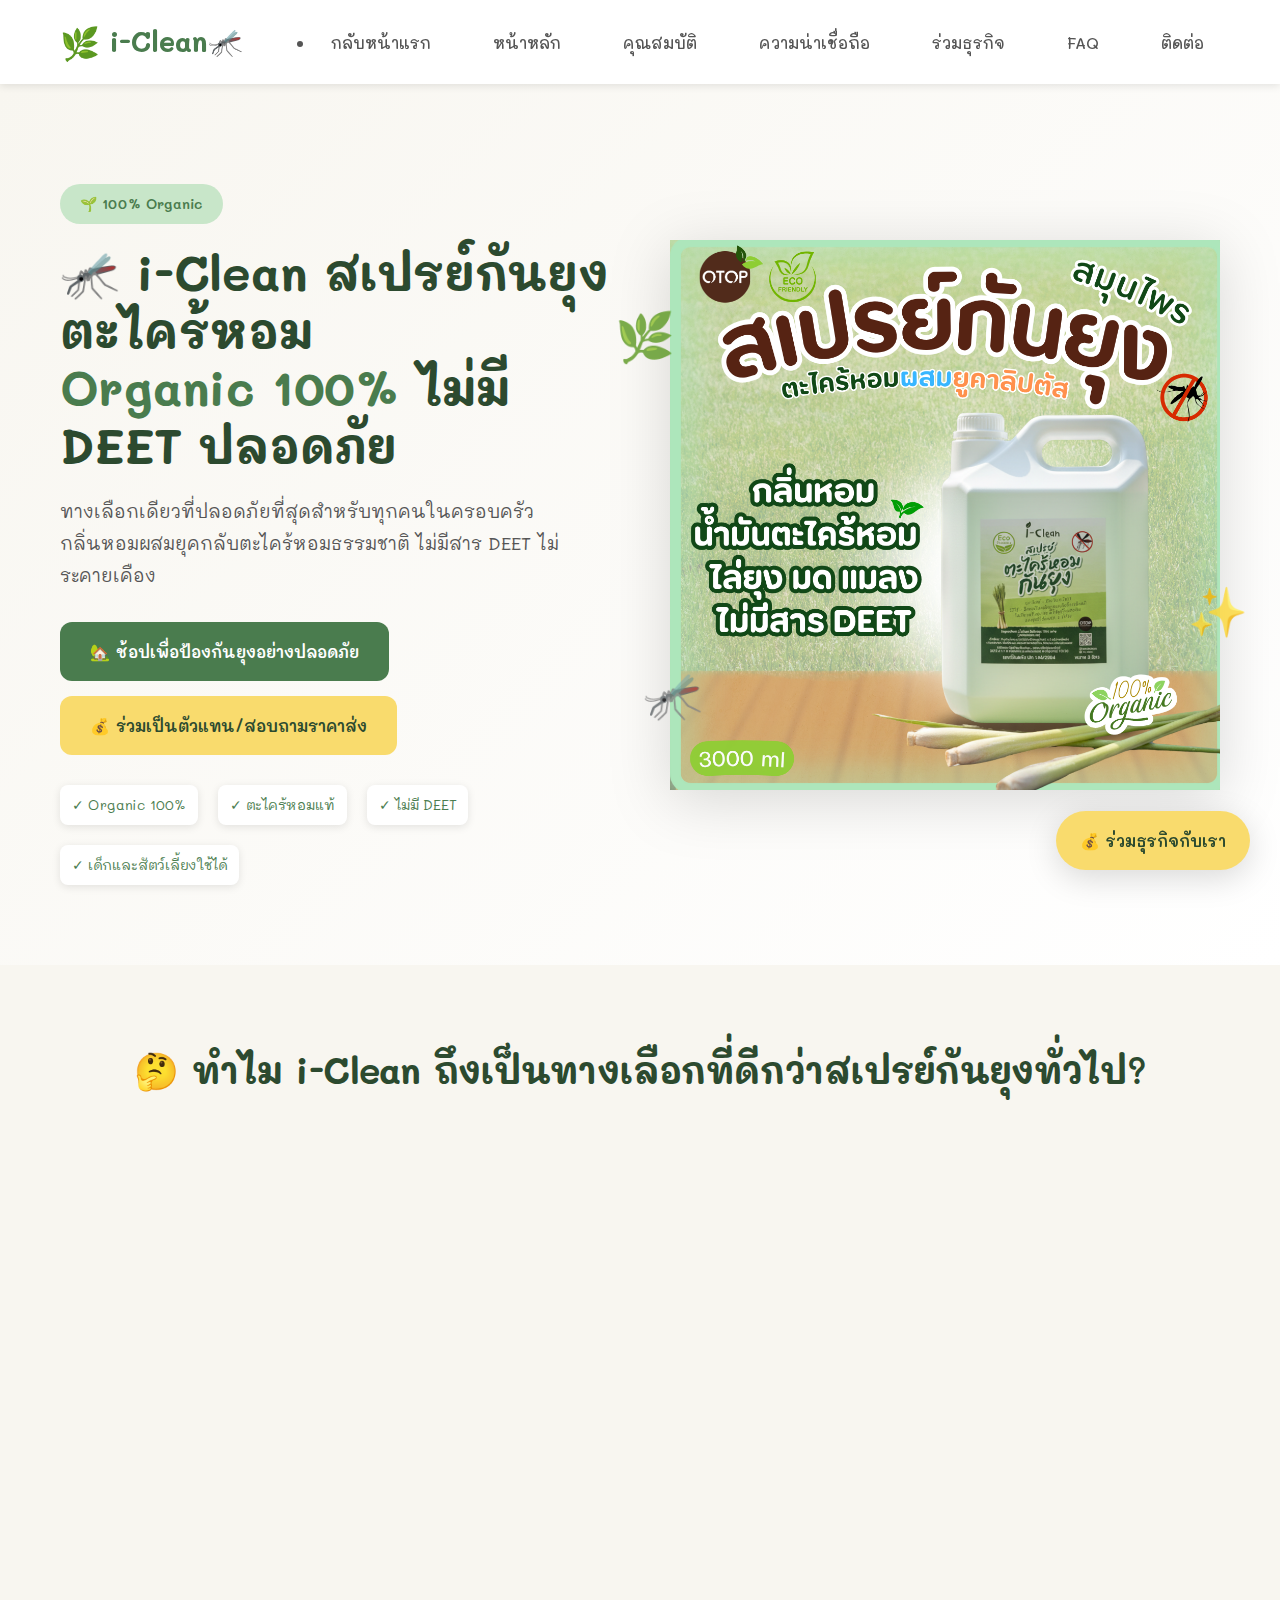
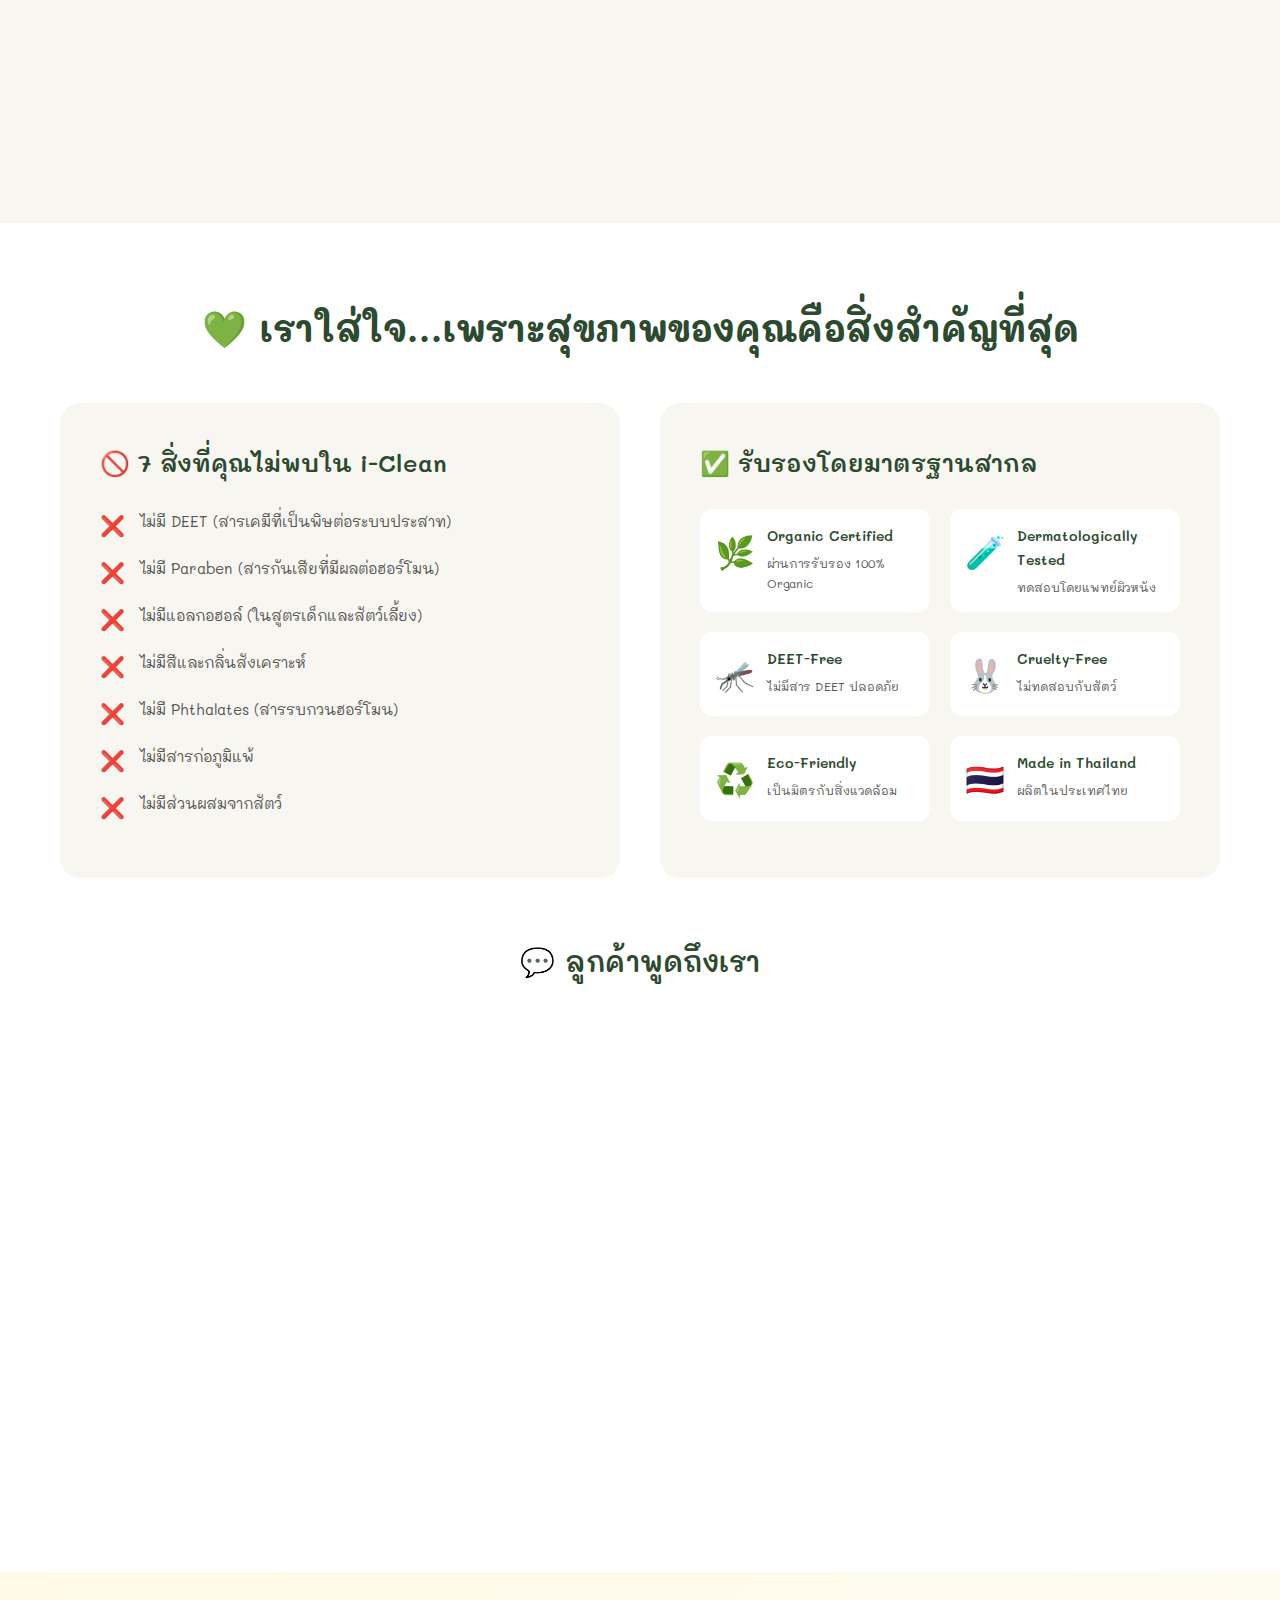
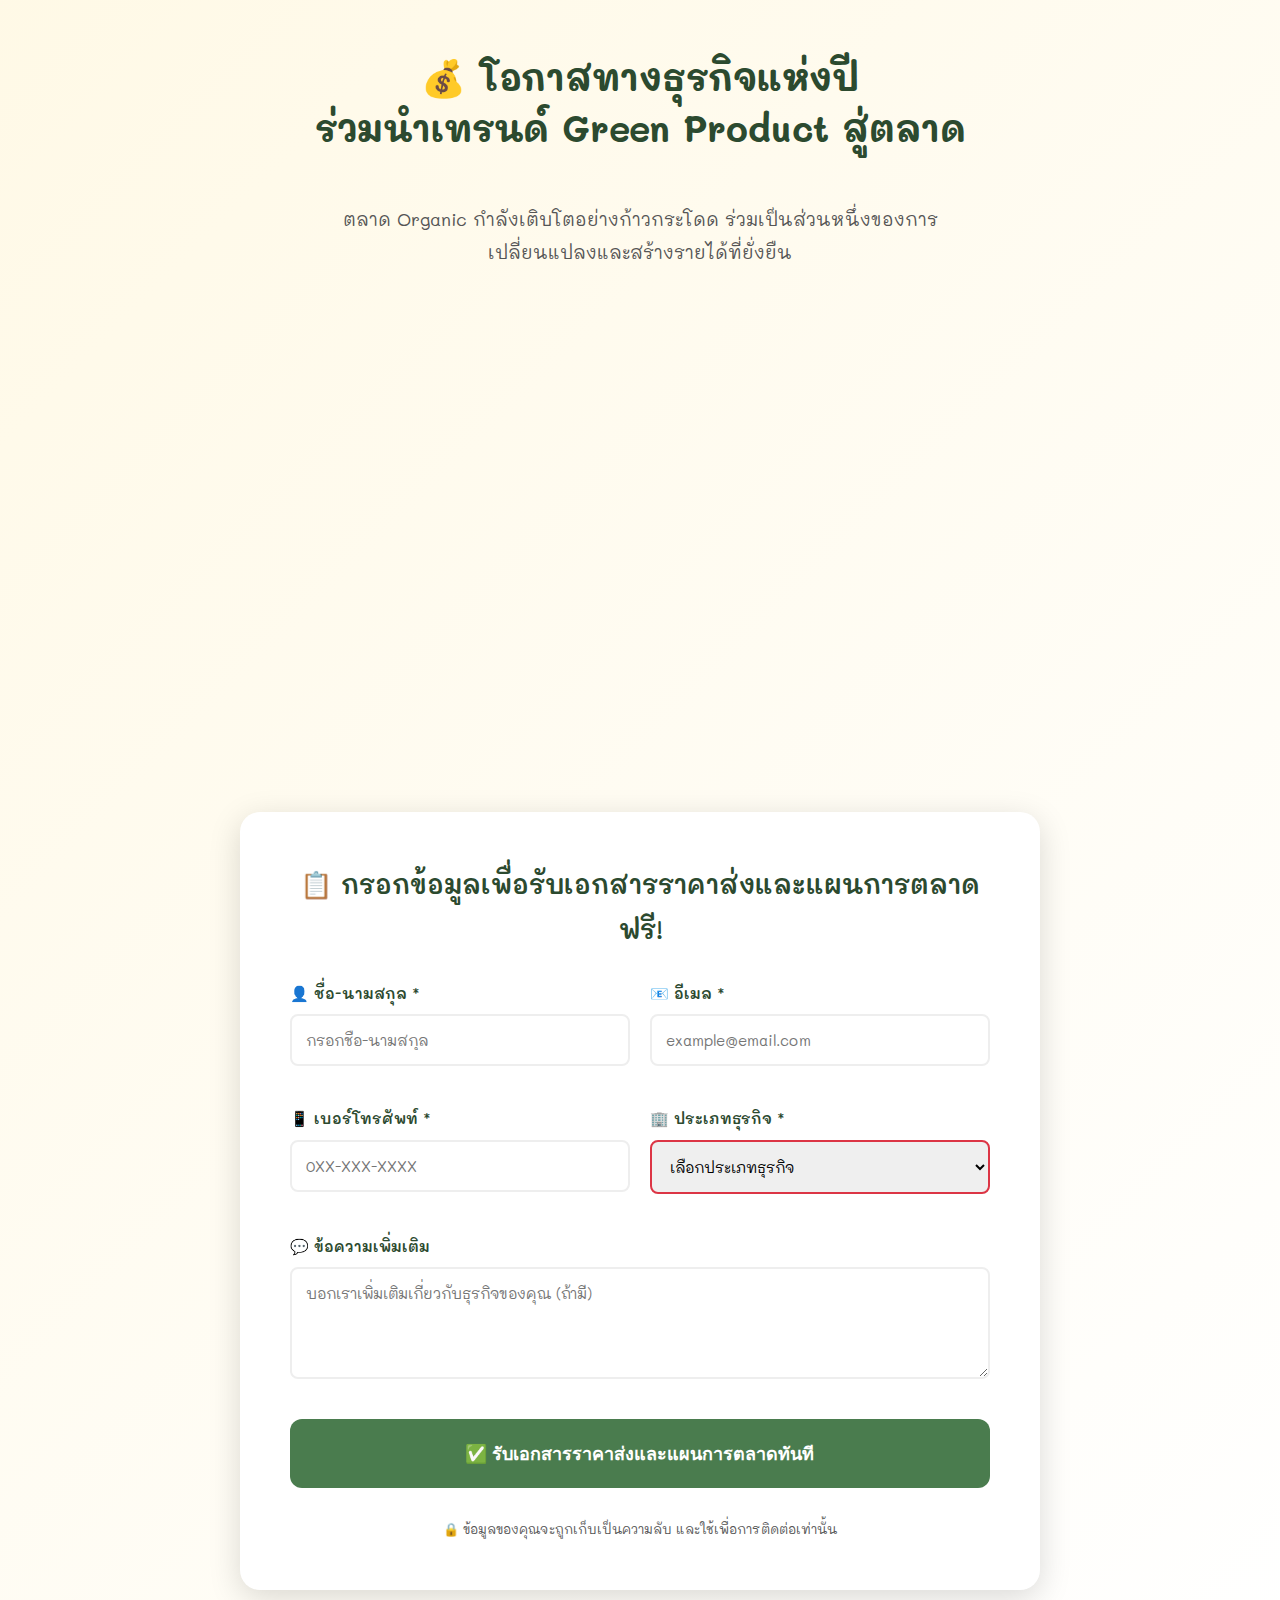
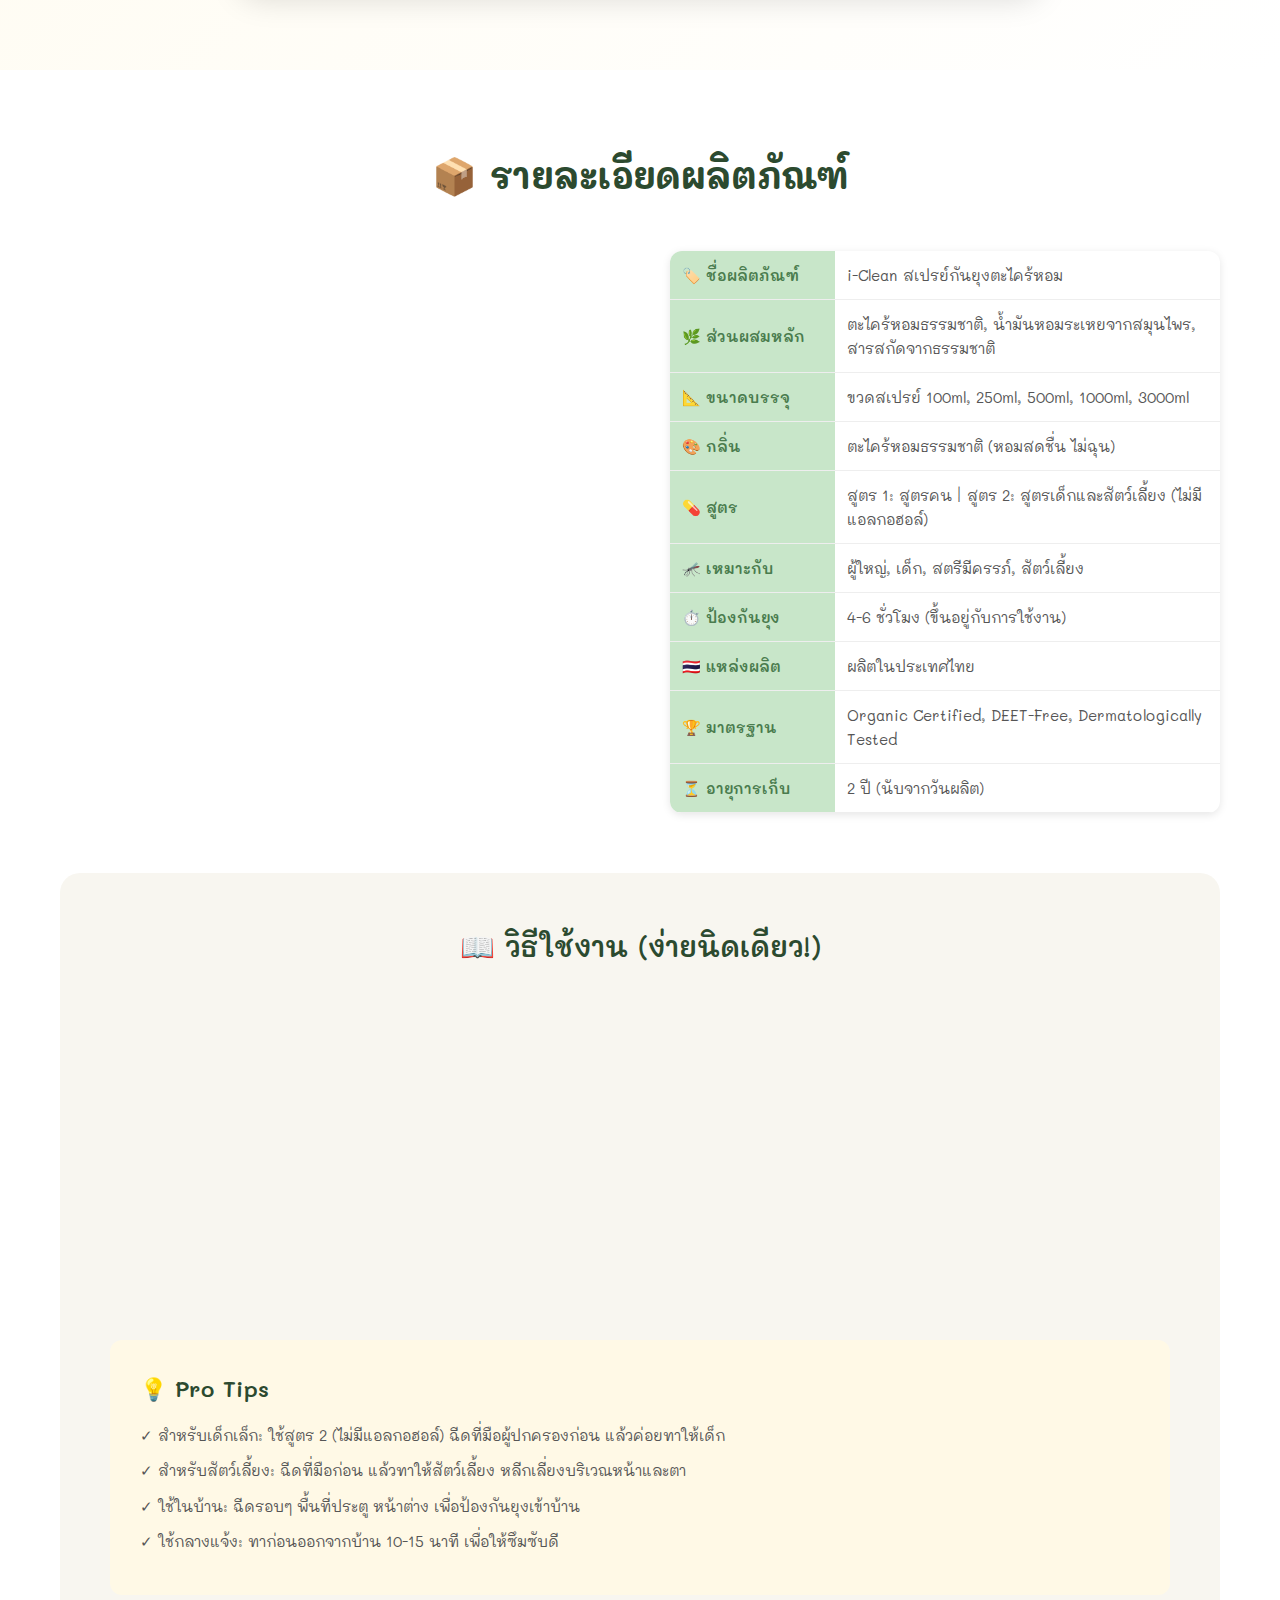
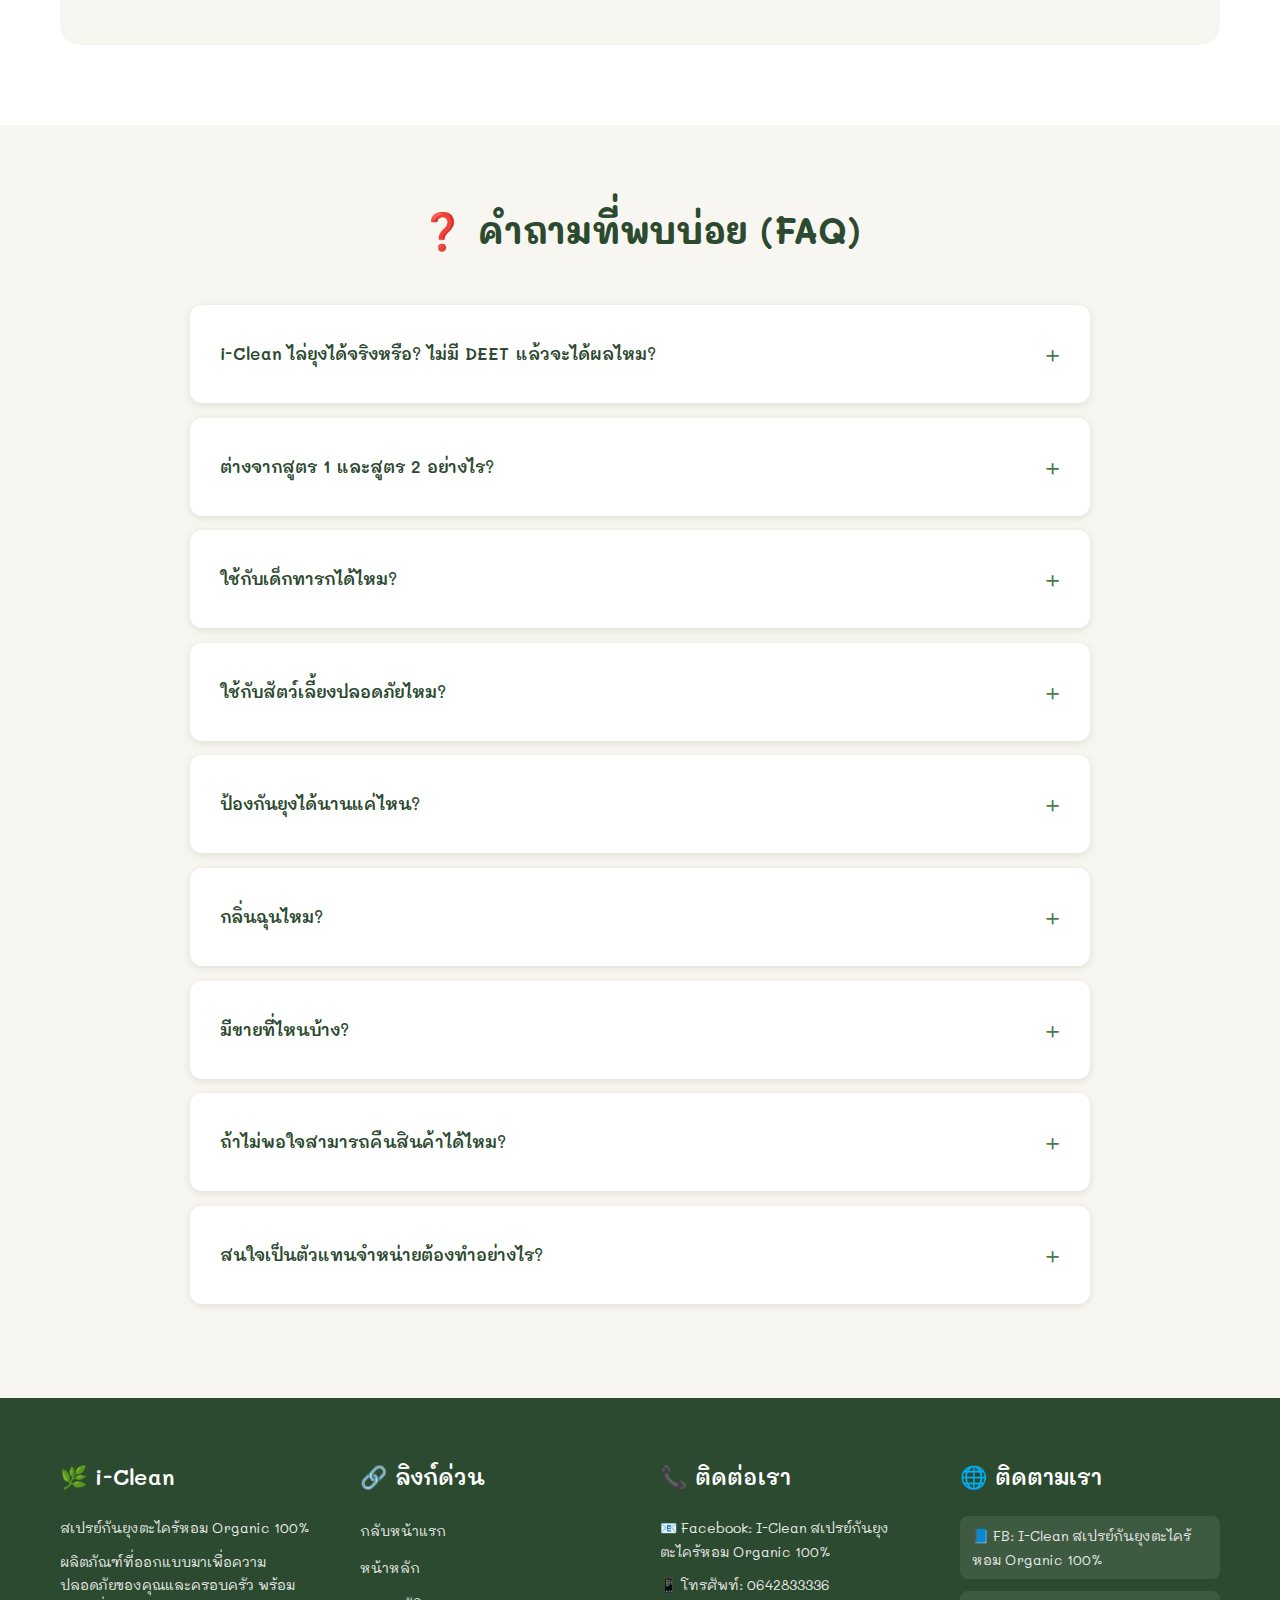
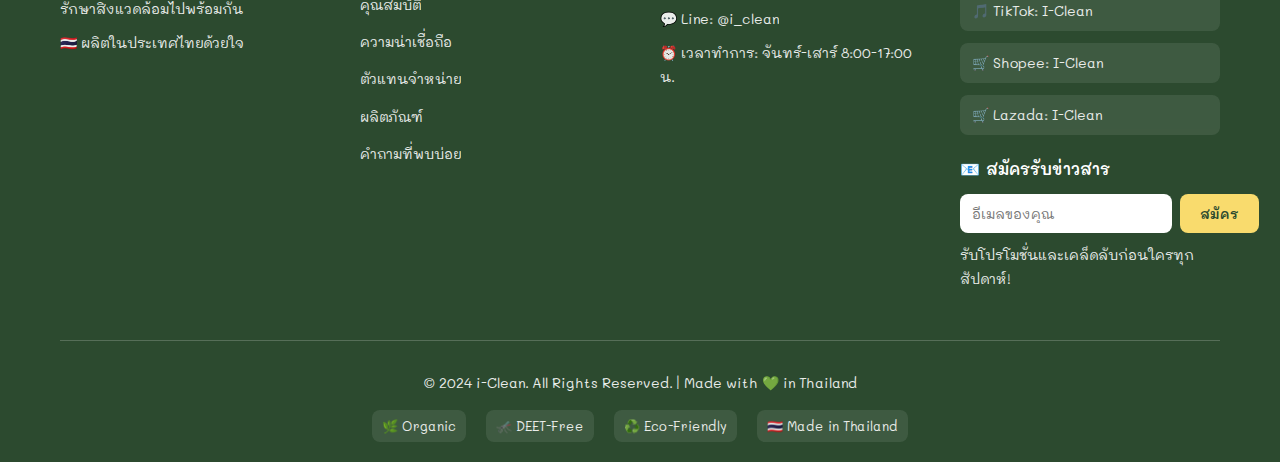
<file: products/mosquito-sprayhtml.html>
<!DOCTYPE html>
<html lang="th">
<head>
    <!-- Essential Meta Tags -->
    <meta charset="UTF-8">
    <meta name="viewport" content="width=device-width, initial-scale=1.0">
    <meta http-equiv="X-UA-Compatible" content="IE=edge">
    
    <!-- Primary Meta Tags -->
    <title>i-Clean สเปรย์กันยุงตะไคร้หอม Organic 100% | ไม่มี DEET ปลอดภัย เด็กใช้ได้</title>
    <meta name="title" content="i-Clean สเปรย์กันยุงตะไคร้หอม Organic 100% | ไม่มี DEET ปลอดภัย เด็กใช้ได้">
    <meta name="description" content="i-Clean สเปรย์กันยุงออร์แกนิคจากตะไคร้หอมธรรมชาติ 100% ไม่มี DEET ปลอดภัยสำหรับทุกคนในครอบครัว มี 2 สูตร: สูตรคน และสูตรเด็ก-สัตว์เลี้ยง (ไม่มีแอลกอฮอล์)">
    <meta name="keywords" content="สเปรย์กันยุง, organic, ตะไคร้หอม, ไม่มี DEET, ปลอดภัย, เด็กใช้ได้, สัตว์เลี้ยงใช้ได้, ไม่มีแอลกอฮอล์, i-Clean">
    
    <!-- Favicon -->
    <link rel="icon" type="image/x-icon" href="../favicon.ico">
    <meta name="theme-color" content="#4A7C4E">

    <!-- Fonts -->
    <link href="https://fonts.googleapis.com/css2?family=Mali:wght@400;500;600;700&family=Prompt:wght@400;500;600&display=swap" rel="stylesheet">
    
    <!-- Stylesheet -->
    <link rel="stylesheet" href="../css/main.css">
</head>
<body>
    <!-- Navigation -->
    <nav class="navbar">
        <div class="container">
            <div class="nav-content">
                <div class="logo">
                    <span class="logo-icon">🌿</span>
                    <span class="logo-text">i-Clean🦟</span>
                </div>
                <div class="nav-links">
                    <li><a href="../index.html">กลับหน้าแรก</a></li>
                    <a href="#hero">หน้าหลัก</a>
                    <a href="#values">คุณสมบัติ</a>
                    <a href="#trust">ความน่าเชื่อถือ</a>
                    <a href="#wholesale">ร่วมธุรกิจ</a>
                    <a href="#faq">FAQ</a>
                    <a href="#contact">ติดต่อ</a>
                </div>
                <button class="mobile-menu-btn" id="mobileMenuBtn">
                    <span></span>
                    <span></span>
                    <span></span>
                </button>
            </div>
        </div>
    </nav>

    <!-- Mobile Menu -->
    <div class="mobile-menu" id="mobileMenu">
        <li><a href="../index.html">กลับหน้าแรก</a></li>
        <a href="#hero">หน้าหลัก</a>
        <a href="#values">คุณสมบัติ</a>
        <a href="#trust">ความน่าเชื่อถือ</a>
        <a href="#wholesale">ร่วมธุรกิจ</a>
        <a href="#faq">FAQ</a>
        <a href="#contact">ติดต่อ</a>
    </div>

    <!-- Hero Section -->
    <section id="hero" class="hero">
        <div class="container">
            <div class="hero-content">
                <div class="hero-text">
                    <div class="hero-badge">
                        <span>🌱 100% Organic</span>
                    </div>
                    <h1 class="hero-title">
                        🦟 i-Clean สเปรย์กันยุงตะไคร้หอม<br>
                        <span class="highlight">Organic 100%</span> ไม่มี DEET ปลอดภัย
                    </h1>
                    <p class="hero-subtitle">
                        ทางเลือกเดียวที่ปลอดภัยที่สุดสำหรับทุกคนในครอบครัว<br>
                        กลิ่นหอมผสมยุคกลับตะไคร้หอมธรรมชาติ ไม่มีสาร DEET ไม่ระคายเคือง
                    </p>
                    <div class="hero-cta">
                        <a href="#product" class="btn btn-primary">
                            🏡 ช้อปเพื่อป้องกันยุงอย่างปลอดภัย
                        </a>
                        <a href="#wholesale" class="btn btn-secondary">
                            💰 ร่วมเป็นตัวแทน/สอบถามราคาส่ง
                        </a>
                    </div>
                    <div class="trust-badges">
                        <span>✓ Organic 100%</span>
                        <span>✓ ตะไคร้หอมแท้</span>
                        <span>✓ ไม่มี DEET</span>
                        <span>✓ เด็กและสัตว์เลี้ยงใช้ได้</span>
                    </div>
                </div>
                <div class="hero-image">
                    <div class="product-showcase">
                        <img src="../img/10.png" alt="i-Clean Mosquito Repellent" class="product-img">
                        <div class="floating-element element-1">🌿</div>
                        <div class="floating-element element-2">✨</div>
                        <div class="floating-element element-3">🦟</div>
                    </div>
                </div>
            </div>
        </div>
    </section>

    <!-- Core Values Section -->
    <section id="values" class="values">
        <div class="container">
            <h2 class="section-title">
                🤔 ทำไม i-Clean ถึงเป็นทางเลือกที่ดีกว่าสเปรย์กันยุงทั่วไป?
            </h2>
            <div class="values-grid">
                <!-- Value 1 -->
                <div class="value-card">
                    <div class="value-icon">🌿</div>
                    <h3>พลังตะไคร้หอมแท้<br>ไล่ยุงได้จริง ไม่มี DEET</h3>
                    <p>
                        ตะไคร้หอมธรรมชาติ 100% มีสารซิโทรเนลลาล (Citronellal) ที่มีคุณสมบัติไล่ยุงได้อย่างมีประสิทธิภาพ 
                        ป้องกันยุงลายและยุงรำคาญ กลิ่นหอมสดชื่น ไม่ฉุน ไม่มีสาร DEET ที่อันตรายต่อระบบประสาท
                        ใช้ได้ทั้งในบ้านและกลางแจ้ง
                    </p>
                    <div class="value-highlight">
                        💨 กลิ่นหอมธรรมชาติ ไม่ฉุนจมูก<br>
                        🦟 ป้องกันยุงได้นาน 4-6 ชั่วโมง
                    </div>
                </div>

                <!-- Value 2 -->
                <div class="value-card">
                    <div class="value-icon">👶</div>
                    <h3>2 สูตร ปลอดภัยทุกวัย<br>เด็กและสัตว์เลี้ยงใช้ได้</h3>
                    <p>
                        <strong>สูตร 1: สูตรคน</strong> - เหมาะสำหรับผู้ใหญ่และเด็กโต<br>
                        <strong>สูตร 2: สูตรเด็กและสัตว์เลี้ยง</strong> - ไม่มีแอลกอฮอล์ อ่อนโยนพิเศษ เหมาะสำหรับเด็กเล็ก สตรีมีครรภ์ และสัตว์เลี้ยง<br><br>
                        ทั้ง 2 สูตรไม่มี DEET ไม่ระคายเคือง ไม่ทำให้ผิวแพ้ง่าย
                    </p>
                    <div class="value-highlight">
                        👶 ปลอดภัยสำหรับเด็กเล็กและทารก<br>
                        🐕 สัตว์เลี้ยงใช้ได้ ไม่เป็นอันตราย
                    </div>
                </div>

                <!-- Value 3 -->
                <div class="value-card">
                    <div class="value-icon">🌍</div>
                    <h3>Organic 100%<br>เป็นมิตรกับโลกของเรา</h3>
                    <p>
                        ทุกส่วนผสมมาจากธรรมชาติ ไม่มีสารเคมีสังเคราะห์ที่เป็นอันตราย
                        ไม่ปล่อยสารพิษสู่สิ่งแวดล้อม ย่อยสลายได้ตามธรรมชาติ
                        บรรจุภัณฑ์รีไซเคิลได้ ไม่ทดสอบกับสัตว์
                    </p>
                    <div class="value-highlight">
                        ♻️ บรรจุภัณฑ์รีไซเคิลได้<br>
                        🌱 ไม่ทดสอบกับสัตว์<br>
                        💚 รับรองมาตรฐาน Organic
                    </div>
                </div>
            </div>
        </div>
    </section>

    <!-- Trust Section -->
    <section id="trust" class="trust">
        <div class="container">
            <h2 class="section-title">
                💚 เราใส่ใจ...เพราะสุขภาพของคุณคือสิ่งสำคัญที่สุด
            </h2>
            
            <div class="trust-content">
                <!-- NO LIST -->
                <div class="trust-box">
                    <h3>🚫 7 สิ่งที่คุณไม่พบใน i-Clean</h3>
                    <ul class="no-list">
                        <li><span class="no-icon">❌</span> ไม่มี DEET (สารเคมีที่เป็นพิษต่อระบบประสาท)</li>
                        <li><span class="no-icon">❌</span> ไม่มี Paraben (สารกันเสียที่มีผลต่อฮอร์โมน)</li>
                        <li><span class="no-icon">❌</span> ไม่มีแอลกอฮอล์ (ในสูตรเด็กและสัตว์เลี้ยง)</li>
                        <li><span class="no-icon">❌</span> ไม่มีสีและกลิ่นสังเคราะห์</li>
                        <li><span class="no-icon">❌</span> ไม่มี Phthalates (สารรบกวนฮอร์โมน)</li>
                        <li><span class="no-icon">❌</span> ไม่มีสารก่อภูมิแพ้</li>
                        <li><span class="no-icon">❌</span> ไม่มีส่วนผสมจากสัตว์</li>
                    </ul>
                </div>

                <!-- Certifications -->
                <div class="trust-box">
                    <h3>✅ รับรองโดยมาตรฐานสากล</h3>
                    <div class="cert-grid">
                        <div class="cert-badge">
                            <div class="cert-icon">🌿</div>
                            <div class="cert-text">
                                <strong>Organic Certified</strong>
                                <span>ผ่านการรับรอง 100% Organic</span>
                            </div>
                        </div>
                        <div class="cert-badge">
                            <div class="cert-icon">🧪</div>
                            <div class="cert-text">
                                <strong>Dermatologically Tested</strong>
                                <span>ทดสอบโดยแพทย์ผิวหนัง</span>
                            </div>
                        </div>
                        <div class="cert-badge">
                            <div class="cert-icon">🦟</div>
                            <div class="cert-text">
                                <strong>DEET-Free</strong>
                                <span>ไม่มีสาร DEET ปลอดภัย</span>
                            </div>
                        </div>
                        <div class="cert-badge">
                            <div class="cert-icon">🐰</div>
                            <div class="cert-text">
                                <strong>Cruelty-Free</strong>
                                <span>ไม่ทดสอบกับสัตว์</span>
                            </div>
                        </div>
                        <div class="cert-badge">
                            <div class="cert-icon">♻️</div>
                            <div class="cert-text">
                                <strong>Eco-Friendly</strong>
                                <span>เป็นมิตรกับสิ่งแวดล้อม</span>
                            </div>
                        </div>
                        <div class="cert-badge">
                            <div class="cert-icon">🇹🇭</div>
                            <div class="cert-text">
                                <strong>Made in Thailand</strong>
                                <span>ผลิตในประเทศไทย</span>
                            </div>
                        </div>
                    </div>
                </div>
            </div>

            <!-- Testimonials -->
            <div class="testimonials">
                <h3>💬 ลูกค้าพูดถึงเรา</h3>
                <div class="testimonial-grid">
                    <div class="testimonial-card">
                        <div class="stars">⭐⭐⭐⭐⭐</div>
                        <p>"ใช้กับลูกทุกวัน ไม่มียุงกัดเลย กลิ่นหอมไม่ฉุน ลูกไม่บ่นว่าคัน สบายใจมากที่ไม่มี DEET"</p>
                        <div class="testimonial-author">— คุณอรวรรณ (คุณแม่ลูก 2, กรุงเทพฯ)</div>
                    </div>
                    <div class="testimonial-card">
                        <div class="stars">⭐⭐⭐⭐⭐</div>
                        <p>"พาหมาไปเดินทุกเย็น ฉีดให้หมาด้วย ไม่มียุงกัดเลย แถมหมาไม่แพ้ กลิ่นก็หอมดี"</p>
                        <div class="testimonial-author">— คุณณัฐพล (เจ้าของสัตว์เลี้ยง, เชียงใหม่)</div>
                    </div>
                    <div class="testimonial-card">
                        <div class="stars">⭐⭐⭐⭐⭐</div>
                        <p>"ท้องแก่แล้วกลัวสารเคมี เลยหาของที่ปลอดภัย i-Clean เป็นเทพมาก ไล่ยุงได้จริง ไม่มีผลข้างเคียง"</p>
                        <div class="testimonial-author">— คุณศิริพร (คุณแม่ตั้งครรภ์, ภูเก็ต)</div>
                    </div>
                    <div class="testimonial-card">
                        <div class="stars">⭐⭐⭐⭐⭐</div>
                        <p>"กลิ่นหอมมากจริงๆ ไม่เหมือนสเปรย์กันยุงทั่วไป ใช้แล้วไม่เหนียวเหนอะหนะ ราคาก็ไม่แพง"</p>
                        <div class="testimonial-author">— คุณวิชญา (พนักงานออฟฟิศ, ระยอง)</div>
                    </div>
                </div>
            </div>
        </div>
    </section>

    <!-- Wholesale Section -->
    <section id="wholesale" class="wholesale">
        <div class="container">
            <div class="wholesale-header">
                <h2 class="section-title">
                    💰 โอกาสทางธุรกิจแห่งปี<br>
                    ร่วมนำเทรนด์ Green Product สู่ตลาด
                </h2>
                <p class="wholesale-subtitle">
                    ตลาด Organic กำลังเติบโตอย่างก้าวกระโดด 
                    ร่วมเป็นส่วนหนึ่งของการเปลี่ยนแปลงและสร้างรายได้ที่ยั่งยืน
                </p>
            </div>

            <div class="benefits-grid">
                <div class="benefit-card">
                    <div class="benefit-icon">📈</div>
                    <h3>💵 กำไรดีที่คุ้มค่า<br>ด้วยเรทราคาส่งที่แข่งขันได้</h3>
                    <ul>
                        <li>มาร์จิ้นกำไร 35-50%</li>
                        <li>โปรโมชั่นสนับสนุนตัวแทนทุกเดือน</li>
                        <li>ส่วนลดตามยอดสั่งซื้อ</li>
                        <li>ไม่มีค่าแฟรนไชส์หรือค่าสมัคร</li>
                    </ul>
                </div>

                <div class="benefit-card">
                    <div class="benefit-icon">📊</div>
                    <h3>🎯 ตลาดที่กำลังบูม<br>รองรับกระแสคนรักสุขภาพและสิ่งแวดล้อม</h3>
                    <ul>
                        <li>ตลาด Organic โต 25% ต่อปี</li>
                        <li>กลุ่มลูกค้าครอบคลุมทุกช่วงวัย</li>
                        <li>Repeat Order สูงเพราะใช้ประจำ</li>
                        <li>Trend ระยะยาวที่มาแรง</li>
                    </ul>
                </div>

                <div class="benefit-card">
                    <div class="benefit-icon">🚀</div>
                    <h3>🎨 สนับสนุนการตลาดครบครัน<br>ง่ายต่อการขาย มีเครื่องมือให้พร้อม</h3>
                    <ul>
                        <li>ภาพ/คลิป content สำเร็จรูป</li>
                        <li>บรรจุภัณฑ์สวยงาม พร้อมขาย</li>
                        <li>จุดเด่นชัดเจน ขายง่าย</li>
                        <li>ทีมสนับสนุนตอบคำถามตลอด</li>
                    </ul>
                </div>
            </div>

            <!-- Wholesale Form -->
            <div class="wholesale-form-container">
                <h3>📋 กรอกข้อมูลเพื่อรับเอกสารราคาส่งและแผนการตลาดฟรี!</h3>
                <form class="wholesale-form" id="wholesaleForm">
                    <div class="form-row">
                        <div class="form-group">
                            <label>👤 ชื่อ-นามสกุล *</label>
                            <input type="text" name="fullname" required placeholder="กรอกชื่อ-นามสกุล">
                        </div>
                        <div class="form-group">
                            <label>📧 อีเมล *</label>
                            <input type="email" name="email" required placeholder="example@email.com">
                        </div>
                    </div>
                    <div class="form-row">
                        <div class="form-group">
                            <label>📱 เบอร์โทรศัพท์ *</label>
                            <input type="tel" name="phone" required placeholder="0XX-XXX-XXXX">
                        </div>
                        <div class="form-group">
                            <label>🏢 ประเภทธุรกิจ *</label>
                            <select name="business_type" required>
                                <option value="">เลือกประเภทธุรกิจ</option>
                                <option value="online">ขายปลีกออนไลน์</option>
                                <option value="store">ร้านค้า/ร้านสะดวกซื้อ</option>
                                <option value="pharmacy">ร้านขายยา</option>
                                <option value="reseller">ตัวแทนจำหน่าย/Dropship</option>
                                <option value="other">ธุรกิจอื่นๆ</option>
                            </select>
                        </div>
                    </div>
                    <div class="form-group">
                        <label>💬 ข้อความเพิ่มเติม</label>
                        <textarea name="message" rows="4" placeholder="บอกเราเพิ่มเติมเกี่ยวกับธุรกิจของคุณ (ถ้ามี)"></textarea>
                    </div>
                    <button type="submit" class="btn btn-primary btn-large">
                        ✅ รับเอกสารราคาส่งและแผนการตลาดทันที
                    </button>
                    <p class="form-note">🔒 ข้อมูลของคุณจะถูกเก็บเป็นความลับ และใช้เพื่อการติดต่อเท่านั้น</p>
                </form>
            </div>
        </div>
    </section>

    <!-- Product Details Section -->
    <section id="product" class="product-details">
        <div class="container">
            <h2 class="section-title">📦 รายละเอียดผลิตภัณฑ์</h2>
            <div class="product-content">
                <div class="product-image-section">
                    <img src="../img/10.png" alt="i-Clean Mosquito Repellent Products" class="product-detail-img">
                </div>
                <div class="product-specs">
                    <table class="specs-table">
                        <tr>
                            <td class="spec-label">🏷️ ชื่อผลิตภัณฑ์</td>
                            <td>i-Clean สเปรย์กันยุงตะไคร้หอม</td>
                        </tr>
                        <tr>
                            <td class="spec-label">🌿 ส่วนผสมหลัก</td>
                            <td>ตะไคร้หอมธรรมชาติ, น้ำมันหอมระเหยจากสมุนไพร, สารสกัดจากธรรมชาติ</td>
                        </tr>       
                        <tr>
                            <td class="spec-label">📐 ขนาดบรรจุ</td>
                            <td>ขวดสเปรย์ 100ml, 250ml, 500ml, 1000ml, 3000ml</td>
                        </tr>
                        <tr>
                            <td class="spec-label">🎨 กลิ่น</td>
                            <td>ตะไคร้หอมธรรมชาติ (หอมสดชื่น ไม่ฉุน)</td>
                        </tr>
                        <tr>
                            <td class="spec-label">💊 สูตร</td>
                            <td>สูตร 1: สูตรคน | สูตร 2: สูตรเด็กและสัตว์เลี้ยง (ไม่มีแอลกอฮอล์)</td>
                        </tr>
                        <tr>
                            <td class="spec-label">🦟 เหมาะกับ</td>
                            <td>ผู้ใหญ่, เด็ก, สตรีมีครรภ์, สัตว์เลี้ยง</td>
                        </tr>
                        <tr>
                            <td class="spec-label">⏱️ ป้องกันยุง</td>
                            <td>4-6 ชั่วโมง (ขึ้นอยู่กับการใช้งาน)</td>
                        </tr>
                        <tr>
                            <td class="spec-label">🇹🇭 แหล่งผลิต</td>
                            <td>ผลิตในประเทศไทย</td>
                        </tr>
                        <tr>
                            <td class="spec-label">🏆 มาตรฐาน</td>
                            <td>Organic Certified, DEET-Free, Dermatologically Tested</td>
                        </tr>
                        <tr>
                            <td class="spec-label">⏳ อายุการเก็บ</td>
                            <td>2 ปี (นับจากวันผลิต)</td>
                        </tr>
                    </table>
                </div>
            </div>

            <!-- How to Use -->
            <div class="how-to-use">
                <h3>📖 วิธีใช้งาน (ง่ายนิดเดียว!)</h3>
                <div class="steps-grid">
                    <div class="step-card">
                        <div class="step-number">1</div>
                        <div class="step-icon">🫱</div>
                        <h4>เขย่าก่อนใช้</h4>
                        <p>เขย่าขวดให้เข้ากันก่อนใช้ทุกครั้ง เพื่อให้ส่วนผสมผสมกันดี</p>
                    </div>
                    <div class="step-card">
                        <div class="step-number">2</div>
                        <div class="step-icon">💨</div>
                        <h4>ฉีดห่างผิว</h4>
                        <p>ฉีดห่างจากผิวหนัง 15-20 ซม. ทาให้ทั่วบริเวณที่ต้องการป้องกัน</p>
                    </div>
                    <div class="step-card">
                        <div class="step-number">3</div>
                        <div class="step-icon">👕</div>
                        <h4>ทาให้ทั่ว</h4>
                        <p>ทาบริเวณแขน ขา คอ หรือพื้นที่ที่เปิดโล่ง หลีกเลี่ยงบริเวณใบหน้าและรอบดวงตา</p>
                    </div>
                    <div class="step-card">
                        <div class="step-number">4</div>
                        <div class="step-icon">🔄</div>
                        <h4>ทาซ้ำตามต้องการ</h4>
                        <p>ทาซ้ำทุก 4-6 ชั่วโมง หรือหลังเล่นน้ำ เพื่อประสิทธิภาพสูงสุด</p>
                    </div>
                </div>
                <div class="pro-tips">
                    <h4>💡 Pro Tips</h4>
                    <ul>
                        <li>✓ สำหรับเด็กเล็ก: ใช้สูตร 2 (ไม่มีแอลกอฮอล์) ฉีดที่มือผู้ปกครองก่อน แล้วค่อยทาให้เด็ก</li>
                        <li>✓ สำหรับสัตว์เลี้ยง: ฉีดที่มือก่อน แล้วทาให้สัตว์เลี้ยง หลีกเลี่ยงบริเวณหน้าและตา</li>
                        <li>✓ ใช้ในบ้าน: ฉีดรอบๆ พื้นที่ประตู หน้าต่าง เพื่อป้องกันยุงเข้าบ้าน</li>
                        <li>✓ ใช้กลางแจ้ง: ทาก่อนออกจากบ้าน 10-15 นาที เพื่อให้ซึมซับดี</li>
                    </ul>
                </div>
            </div>
        </div>
    </section>

    <!-- FAQ Section -->
    <section id="faq" class="faq">
        <div class="container">
            <h2 class="section-title">❓ คำถามที่พบบ่อย (FAQ)</h2>
            <div class="faq-list">
                <div class="faq-item">
                    <div class="faq-question">
                        <span>i-Clean ไล่ยุงได้จริงหรือ? ไม่มี DEET แล้วจะได้ผลไหม?</span>
                        <span class="faq-toggle">+</span>
                    </div>
                    <div class="faq-answer">
                        <p>ไล่ยุงได้ดีมากครับ! ตะไคร้หอมมีสารซิโทรเนลลาล (Citronellal) ที่มีคุณสมบัติไล่ยุงได้อย่างมีประสิทธิภาพ แม้ไม่มี DEET ก็ป้องกันยุงได้ดี และที่สำคัญไม่มีพิษต่อระบบประสาท ปลอดภัยต่อเด็ก สตรีมีครรภ์ และสัตว์เลี้ยง</p>
                    </div>
                </div>

                <div class="faq-item">
                    <div class="faq-question">
                        <span>ต่างจากสูตร 1 และสูตร 2 อย่างไร?</span>
                        <span class="faq-toggle">+</span>
                    </div>
                    <div class="faq-answer">
                        <p>สูตร 1 (สูตรคน) เหมาะสำหรับผู้ใหญ่และเด็กโต มีแอลกอฮอล์เล็กน้อยเพื่อช่วยให้ระเหยเร็วและซึมซับดี | สูตร 2 (สูตรเด็กและสัตว์เลี้ยง) ไม่มีแอลกอฮอล์ อ่อนโยนพิเศษ เหมาะสำหรับเด็กเล็ก สตรีมีครรภ์ และสัตว์เลี้ยง ทั้ง 2 สูตรไม่มี DEET และไล่ยุงได้เท่ากัน</p>
                    </div>
                </div>

                <div class="faq-item">
                    <div class="faq-question">
                        <span>ใช้กับเด็กทารกได้ไหม?</span>
                        <span class="faq-toggle">+</span>
                    </div>
                    <div class="faq-answer">
                        <p>ใช้ได้อย่างปลอดภัยครับ! แนะนำให้ใช้สูตร 2 (ไม่มีแอลกอฮอล์) สำหรับเด็กทารกอายุ 6 เดือนขึ้นไป โดยฉีดที่มือผู้ปกครองก่อน แล้วค่อยทาให้เด็ก หลีกเลี่ยงบริเวณใบหน้า มือ และเท้า เพราะเด็กอาจเอามือเข้าปาก</p>
                    </div>
                </div>

                <div class="faq-item">
                    <div class="faq-question">
                        <span>ใช้กับสัตว์เลี้ยงปลอดภัยไหม?</span>
                        <span class="faq-toggle">+</span>
                    </div>
                    <div class="faq-answer">
                        <p>ปลอดภัยมากครับ! ใช้สูตร 2 (ไม่มีแอลกอฮอล์) กับสัตว์เลี้ยงได้ เหมาะสำหรับสุนัข แมว และสัตว์เลี้ยงอื่นๆ ไม่มีสารที่เป็นพิษต่อสัตว์ โดยฉีดที่มือก่อน แล้วทาให้สัตว์เลี้ยง หลีกเลี่ยงบริเวณหน้า ตา และจมูก</p>
                    </div>
                </div>

                <div class="faq-item">
                    <div class="faq-question">
                        <span>ป้องกันยุงได้นานแค่ไหน?</span>
                        <span class="faq-toggle">+</span>
                    </div>
                    <div class="faq-answer">
                        <p>ป้องกันยุงได้ประมาณ 4-6 ชั่วโมง ขึ้นอยู่กับการใช้งานและสภาพแวดล้อม ถ้าเล่นน้ำหรือเหงื่อออกมาก แนะนำให้ทาซ้ำเพื่อประสิทธิภาพที่ดีที่สุด</p>
                    </div>
                </div>

                <div class="faq-item">
                    <div class="faq-question">
                        <span>กลิ่นฉุนไหม?</span>
                        <span class="faq-toggle">+</span>
                    </div>
                    <div class="faq-answer">
                        <p>ไม่ฉุนเลยครับ! กลิ่นหอมสดชื่นจากตะไคร้หอมธรรมชาติ ไม่มีกลิ่นสารเคมีที่ฉุนจมูกเหมือนสเปรย์กันยุงทั่วไป หลายคนบอกว่าชอบกลิ่นมาก หอมสบายๆ</p>
                    </div>
                </div>

                <div class="faq-item">
                    <div class="faq-question">
                        <span>มีขายที่ไหนบ้าง?</span>
                        <span class="faq-toggle">+</span>
                    </div>
                    <div class="faq-answer">
                        <p>ซื้อได้หลายช่องทางครับ: 🛒 ออนไลน์: เว็บไซต์ทางการ, Shopee, Lazada, Facebook | 🏪 ร้านค้า: ร้านสะดวกซื้อและห้างสรรพสินค้าชั้นนำ | 📦 ส่งตรง: บริการจัดส่งถึงบ้าน ฟรีค่าส่งเมื่อซื้อครบตามกำหนด</p>
                    </div>
                </div>

                <div class="faq-item">
                    <div class="faq-question">
                        <span>ถ้าไม่พอใจสามารถคืนสินค้าได้ไหม?</span>
                        <span class="faq-toggle">+</span>
                    </div>
                    <div class="faq-answer">
                        <p>ได้ครับ! เรามีนโยบาย "รับประกันความพึงพอใจ 100%" หากไม่พอใจสามารถคืนสินค้าภายใน 30 วัน (สภาพสมบูรณ์) เราจะคืนเงินให้ครบ 100% ไม่มีเงื่อนไข</p>
                    </div>
                </div>

                <div class="faq-item">
                    <div class="faq-question">
                        <span>สนใจเป็นตัวแทนจำหน่ายต้องทำอย่างไร?</span>
                        <span class="faq-toggle">+</span>
                    </div>
                    <div class="faq-answer">
                        <p>ง่ายมากครับ! เพียงกรอกแบบฟอร์มในส่วน "ร่วมเป็นตัวแทน" ด้านบน ทีมงานจะติดต่อกลับภายใน 24 ชั่วโมง พร้อมส่งเอกสารราคาส่งและแผนการตลาด ไม่มีค่าสมัคร ไม่มีค่าแฟรนไชส์ เริ่มต้นได้ทันที</p>
                    </div>
                </div>
            </div>
        </div>
    </section>

    <!-- Footer -->
    <footer id="contact" class="footer">
        <div class="container">
            <div class="footer-content">
                <div class="footer-col">
                    <h4>🌿 i-Clean</h4>
                    <p>สเปรย์กันยุงตะไคร้หอม Organic 100%</p>
                    <p>ผลิตภัณฑ์ที่ออกแบบมาเพื่อความปลอดภัยของคุณและครอบครัว พร้อมรักษาสิ่งแวดล้อมไปพร้อมกัน</p>
                    <p>🇹🇭 ผลิตในประเทศไทยด้วยใจ</p>
                </div>

                <div class="footer-col">
                    <h4>🔗 ลิงก์ด่วน</h4>
                    <ul>
                        <li><a href="../index.html">กลับหน้าแรก</a></li>
                        <li><a href="#hero">หน้าหลัก</a></li>
                        <li><a href="#values">คุณสมบัติ</a></li>
                        <li><a href="#trust">ความน่าเชื่อถือ</a></li>
                        <li><a href="#wholesale">ตัวแทนจำหน่าย</a></li>
                        <li><a href="#product">ผลิตภัณฑ์</a></li>
                        <li><a href="#faq">คำถามที่พบบ่อย</a></li>
                    </ul>
                </div>

                <div class="footer-col">
                    <h4>📞 ติดต่อเรา</h4>
                    <p>📧 Facebook: I-Clean สเปรย์กันยุงตะไคร้หอม Organic 100%</p>
                    <p>📱 โทรศัพท์: 0642833336</p>
                    <p>💬 Line: @i_clean</p>
                    <p>⏰ เวลาทำการ: จันทร์-เสาร์ 8:00-17:00 น.</p>
                </div>

                <div class="footer-col">
                    <h4>🌐 ติดตามเรา</h4>
                    <div class="social-links">
                        <a href="#" class="social-link">📘 FB: I-Clean สเปรย์กันยุงตะไคร้หอม Organic 100%</a>
                        <a href="https://www.tiktok.com/@i_clean.organic" class="social-link" target="_blank" rel="noopener noreferrer">🎵 TikTok: I-Clean</a>
                        <a href="https://shopee.co.th/i_clean" class="social-link" target="_blank" rel="noopener noreferrer">🛒 Shopee: I-Clean</a>
                        <a href="https://www.lazada.co.th/shop/c-iclean" class="social-link" target="_blank" rel="noopener noreferrer">🛒 Lazada: I-Clean</a>
                    </div>
                    <div class="newsletter">
                        <h5>📧 สมัครรับข่าวสาร</h5>
                        <form class="newsletter-form">
                            <input type="email" placeholder="อีเมลของคุณ">
                            <button type="submit">สมัคร</button>
                        </form>
                        <p class="newsletter-note">รับโปรโมชั่นและเคล็ดลับก่อนใครทุกสัปดาห์!</p>
                    </div>
                </div>
            </div>

            <div class="footer-bottom">
                <p>© 2024 i-Clean. All Rights Reserved. | Made with 💚 in Thailand</p>
                <div class="footer-badges">
                    <span>🌿 Organic</span>
                    <span>🦟 DEET-Free</span>
                    <span>♻️ Eco-Friendly</span>
                    <span>🇹🇭 Made in Thailand</span>
                </div>
            </div>
        </div>
    </footer>

    <!-- Floating CTA Button -->
    <a href="#wholesale" class="floating-cta">
        💰 ร่วมธุรกิจกับเรา
    </a>

    <!-- Scroll to Top Button -->
    <button class="scroll-top" id="scrollTop">↑</button>

    <script>
        // Mobile Menu Toggle
        const mobileMenuBtn = document.getElementById('mobileMenuBtn');
        const mobileMenu = document.getElementById('mobileMenu');

        if (mobileMenuBtn) {
            mobileMenuBtn.addEventListener('click', () => {
                mobileMenu.classList.toggle('active');
            });
        }

        // Smooth Scrolling
        document.querySelectorAll('a[href^="#"]').forEach(anchor => {
            anchor.addEventListener('click', function (e) {
                e.preventDefault();
                const target = document.querySelector(this.getAttribute('href'));
                if (target) {
                    target.scrollIntoView({
                        behavior: 'smooth',
                        block: 'start'
                    });
                    if (mobileMenu.classList.contains('active')) {
                        mobileMenu.classList.remove('active');
                    }
                }
            });
        });

        // FAQ Accordion
        document.querySelectorAll('.faq-question').forEach(question => {
            question.addEventListener('click', () => {
                const faqItem = question.parentElement;
                const isActive = faqItem.classList.contains('active');
                
                document.querySelectorAll('.faq-item').forEach(item => {
                    item.classList.remove('active');
                });
                
                if (!isActive) {
                    faqItem.classList.add('active');
                }
            });
        });

        // Scroll to Top Button
        const scrollTopBtn = document.getElementById('scrollTop');

        window.addEventListener('scroll', () => {
            if (window.pageYOffset > 300) {
                scrollTopBtn.classList.add('visible');
            } else {
                scrollTopBtn.classList.remove('visible');
            }
        });

        if (scrollTopBtn) {
            scrollTopBtn.addEventListener('click', () => {
                window.scrollTo({
                    top: 0,
                    behavior: 'smooth'
                });
            });
        }

        // Form Submission
        const wholesaleForm = document.getElementById('wholesaleForm');
        if (wholesaleForm) {
            wholesaleForm.addEventListener('submit', async (e) => {
                e.preventDefault();
                
                const formData = new FormData(wholesaleForm);
                const data = Object.fromEntries(formData);
                
                const submitBtn = wholesaleForm.querySelector('button[type="submit"]');
                const originalText = submitBtn.textContent;
                submitBtn.textContent = '⏳ กำลังส่งข้อมูล...';
                submitBtn.disabled = true;
                
                try {
                    await new Promise(resolve => setTimeout(resolve, 1500));
                    alert('✅ ส่งข้อมูลสำเร็จ! ทีมงานจะติดต่อกลับภายใน 24 ชั่วโมง');
                    wholesaleForm.reset();
                } catch (error) {
                    alert('❌ เกิดข้อผิดพลาด กรุณาลองใหม่อีกครั้ง หรือติดต่อ 0642833336');
                } finally {
                    submitBtn.textContent = originalText;
                    submitBtn.disabled = false;
                }
            });
        }

        // Intersection Observer for animations
        const observerOptions = {
            threshold: 0.1,
            rootMargin: '0px 0px -50px 0px'
        };

        const observer = new IntersectionObserver((entries) => {
            entries.forEach(entry => {
                if (entry.isIntersecting) {
                    entry.target.style.opacity = '1';
                    entry.target.style.transform = 'translateY(0)';
                }
            });
        }, observerOptions);

        document.querySelectorAll('.value-card, .benefit-card, .testimonial-card, .step-card').forEach(el => {
            el.style.opacity = '0';
            el.style.transform = 'translateY(20px)';
            el.style.transition = 'opacity 0.6s ease, transform 0.6s ease';
            observer.observe(el);
        });
    </script>
</body>
</html>
</file>
<file: css/main.css>
/* ========================================
   CSS VARIABLES & RESET
   ======================================== */

* {
    margin: 0;
    padding: 0;
    box-sizing: border-box;
}

:root {
    /* Colors */
    --green-primary: #4A7C4E;
    --green-dark: #2C4A2F;
    --green-light: #C8E6C9;
    --yellow-primary: #F9DB6D;
    --yellow-light: #FFF9E6;
    --white: #FFFFFF;
    --cream: #F8F6F0;
    --gray-text: #555555;
    --gray-light: #EEEEEE;
    
    /* Typography */
    --font-heading: 'Mali', sans-serif;
    --font-body: 'Sarabun', sans-serif;
    
    /* Spacing */
    --section-padding: 80px 0;
    
    /* Shadows */
    --shadow-sm: 0 2px 8px rgba(0, 0, 0, 0.1);
    --shadow-md: 0 4px 16px rgba(0, 0, 0, 0.1);
    --shadow-lg: 0 8px 32px rgba(0, 0, 0, 0.15);
    
    /* Border Radius */
    --radius-sm: 8px;
    --radius-md: 12px;
    --radius-lg: 20px;
}

html {
    scroll-behavior: smooth;
}

body {
    font-family: var(--font-body);
    color: var(--gray-text);
    line-height: 1.7;
    overflow-x: hidden;
}

.container {
    max-width: 1200px;
    margin: 0 auto;
    padding: 0 20px;
}

section {
    padding: var(--section-padding);
}

img {
    max-width: 100%;
    height: auto;
    display: block;
}

a {
    text-decoration: none;
    color: inherit;
    transition: all 0.3s ease;
}

/* ========================================
   NAVIGATION
   ======================================== */

.navbar {
    background: var(--white);
    box-shadow: var(--shadow-sm);
    position: sticky;
    top: 0;
    z-index: 1000;
    padding: 15px 0;
}

.nav-content {
    display: flex;
    justify-content: space-between;
    align-items: center;
}

.logo {
    display: flex;
    align-items: center;
    gap: 10px;
    font-family: var(--font-heading);
}

.logo-icon {
    font-size: 32px;
}

.logo-text {
    font-size: 28px;
    font-weight: 700;
    color: var(--green-primary);
}

.logo-subtitle {
    font-size: 12px;
    color: var(--gray-text);
    font-weight: 500;
}

.nav-links {
    display: flex;
    gap: 30px;
    align-items: center;
}

.nav-links a {
    font-weight: 500;
    color: var(--gray-text);
    padding: 8px 16px;
    border-radius: var(--radius-sm);
    transition: all 0.3s ease;
}

.nav-links a:hover {
    color: var(--green-primary);
    background: var(--green-light);
}

.mobile-menu-btn {
    display: none;
    flex-direction: column;
    gap: 5px;
    background: none;
    border: none;
    cursor: pointer;
}

.mobile-menu-btn span {
    width: 25px;
    height: 3px;
    background: var(--green-primary);
    border-radius: 2px;
}

.mobile-menu {
    display: none;
    position: fixed;
    top: 70px;
    left: 0;
    right: 0;
    background: var(--white);
    box-shadow: var(--shadow-md);
    padding: 20px;
    flex-direction: column;
    gap: 15px;
    z-index: 999;
}

.mobile-menu a {
    padding: 12px;
    border-radius: var(--radius-sm);
    font-weight: 500;
}

.mobile-menu.active {
    display: flex;
}

/* ========================================
   HERO SECTION
   ======================================== */

.hero-main {
    background: linear-gradient(135deg, var(--cream) 0%, var(--white) 100%);
    padding: 100px 0;
    overflow: hidden;
}

.hero-content-main {
    display: grid;
    grid-template-columns: 1fr 1fr;
    gap: 60px;
    align-items: center;
}

.hero-badge {
    display: inline-block;
    background: var(--green-light);
    color: var(--green-primary);
    padding: 8px 20px;
    border-radius: 50px;
    font-weight: 600;
    margin-bottom: 20px;
    font-size: 14px;
}

.hero-title-main {
    font-family: var(--font-heading);
    font-size: 52px;
    font-weight: 700;
    color: var(--green-dark);
    line-height: 1.2;
    margin-bottom: 20px;
}

.hero-title-main .highlight {
    color: var(--green-primary);
}

.hero-subtitle-main {
    font-size: 18px;
    color: var(--gray-text);
    margin-bottom: 30px;
    line-height: 1.8;
}

.hero-features {
    display: grid;
    grid-template-columns: repeat(2, 1fr);
    gap: 15px;
    margin-bottom: 30px;
}

.feature-item {
    display: flex;
    align-items: center;
    gap: 8px;
    font-weight: 500;
    color: var(--green-primary);
}

.feature-icon {
    font-size: 18px;
    font-weight: 700;
}

.hero-cta-main {
    display: flex;
    gap: 15px;
    flex-wrap: wrap;
}

.btn {
    display: inline-block;
    padding: 14px 28px;
    border-radius: var(--radius-md);
    font-weight: 600;
    font-size: 16px;
    cursor: pointer;
    border: 2px solid transparent;
    transition: all 0.3s ease;
    text-align: center;
}

.btn-primary {
    background: var(--green-primary);
    color: var(--white);
}

.btn-primary:hover {
    background: var(--green-dark);
    transform: translateY(-2px);
    box-shadow: var(--shadow-md);
}

.btn-secondary {
    background: var(--yellow-primary);
    color: var(--green-dark);
}

.btn-secondary:hover {
    background: #f5d048;
    transform: translateY(-2px);
    box-shadow: var(--shadow-md);
}

.btn-large {
    padding: 18px 36px;
    font-size: 18px;
}

.btn-full {
    width: 100%;
}

/* Hero Visual */
.product-collage {
    position: relative;
    animation: float 3s ease-in-out infinite;
}

.collage-item img {
    width: 100%;
    filter: drop-shadow(0 10px 30px rgba(0, 0, 0, 0.15));
}

.floating-badge {
    position: absolute;
    background: var(--white);
    padding: 12px 20px;
    border-radius: var(--radius-md);
    box-shadow: var(--shadow-lg);
    display: flex;
    align-items: center;
    gap: 10px;
    animation: float-badge 3s ease-in-out infinite;
}

.floating-badge span {
    font-size: 24px;
}

.floating-badge p {
    font-weight: 600;
    color: var(--green-dark);
    font-size: 14px;
}

.badge-1 {
    top: 10%;
    left: -10%;
    animation-delay: 0s;
}

.badge-2 {
    bottom: 10%;
    right: -12%;
    animation-delay: 1s;
}

.badge-3 {
    bottom: 10%;
    left: 5%;
    animation-delay: 2s;
}

@keyframes float {
    0%, 100% { transform: translateY(0px); }
    50% { transform: translateY(-20px); }
}

@keyframes float-badge {
    0%, 100% { transform: translateY(0px); }
    50% { transform: translateY(-10px); }
}

/* ========================================
   PRODUCTS SHOWCASE
   ======================================== */

.products-showcase {
    background: var(--white);
}

.section-header {
    text-align: center;
    margin-bottom: 60px;
}

.section-title {
    font-family: var(--font-heading);
    font-size: 36px;
    font-weight: 700;
    color: var(--green-dark);
    margin-bottom: 15px;
}

.section-subtitle {
    font-size: 18px;
    color: var(--gray-text);
    line-height: 1.7;
}

.products-grid {
    display: grid;
    grid-template-columns: repeat(auto-fit, minmax(280px, 1fr));
    gap: 30px;
}

.product-card {
    background: var(--white);
    border-radius: var(--radius-lg);
    overflow: hidden;
    box-shadow: var(--shadow-sm);
    transition: all 0.3s ease;
}

.product-card:hover {
    transform: translateY(-10px);
    box-shadow: var(--shadow-lg);
}

.product-image {
    position: relative;
    overflow: hidden;
    aspect-ratio: 1;
    background: var(--cream);
}

.product-image img {
    width: 100%;
    height: 100%;
    object-fit: cover;
    transition: transform 0.3s ease;
}

.product-card:hover .product-image img {
    transform: scale(1.05);
}

.product-badge {
    position: absolute;
    top: 15px;
    right: 15px;
    background: var(--green-primary);
    color: var(--white);
    padding: 6px 12px;
    border-radius: 50px;
    font-size: 12px;
    font-weight: 600;
    z-index: 10;
}

.product-badge.bestseller {
    background: var(--yellow-primary);
    color: var(--green-dark);
}

.product-hover-overlay {
    position: absolute;
    inset: 0;
    background: rgba(44, 74, 47, 0.9);
    display: flex;
    align-items: center;
    justify-content: center;
    opacity: 0;
    transition: opacity 0.3s ease;
}

.product-card:hover .product-hover-overlay {
    opacity: 1;
}

.btn-view {
    background: var(--white);
    color: var(--green-dark);
    padding: 12px 24px;
    border-radius: var(--radius-md);
    font-weight: 600;
}

.product-info {
    padding: 25px;
}

.product-category {
    display: flex;
    align-items: center;
    gap: 8px;
    margin-bottom: 12px;
    color: var(--green-primary);
    font-weight: 600;
    font-size: 14px;
}

.product-category .icon {
    font-size: 20px;
}

.product-title {
    font-family: var(--font-heading);
    font-size: 22px;
    font-weight: 600;
    color: var(--green-dark);
    margin-bottom: 12px;
}

.product-description {
    font-size: 15px;
    line-height: 1.6;
    color: var(--gray-text);
    margin-bottom: 15px;
}

.product-features {
    display: flex;
    flex-direction: column;
    gap: 8px;
    margin-bottom: 15px;
}

.product-features span {
    font-size: 13px;
    color: var(--gray-text);
}

.product-variants,
.product-sizes {
    display: flex;
    gap: 8px;
    flex-wrap: wrap;
    margin-bottom: 20px;
}

.variant-badge,
.size-badge {
    background: var(--green-light);
    color: var(--green-dark);
    padding: 5px 12px;
    border-radius: 50px;
    font-size: 12px;
    font-weight: 600;
}

.btn-product {
    display: block;
    background: var(--green-primary);
    color: var(--white);
    padding: 12px;
    border-radius: var(--radius-md);
    text-align: center;
    font-weight: 600;
}

.btn-product:hover {
    background: var(--green-dark);
}

/* ========================================
   WHY CHOOSE US
   ======================================== */

.why-choose {
    background: var(--cream);
}

.reasons-grid {
    display: grid;
    grid-template-columns: repeat(auto-fit, minmax(260px, 1fr));
    gap: 30px;
    margin-top: 50px;
}

.reason-card {
    background: var(--white);
    padding: 30px;
    border-radius: var(--radius-lg);
    text-align: center;
    box-shadow: var(--shadow-sm);
    transition: all 0.3s ease;
}

.reason-card:hover {
    transform: translateY(-5px);
    box-shadow: var(--shadow-md);
}

.reason-icon {
    font-size: 48px;
    margin-bottom: 15px;
}

.reason-card h3 {
    font-family: var(--font-heading);
    font-size: 20px;
    font-weight: 600;
    color: var(--green-dark);
    margin-bottom: 12px;
}

.reason-card p {
    font-size: 15px;
    line-height: 1.7;
    color: var(--gray-text);
}

/* ========================================
   WHOLESALE SECTION
   ======================================== */

.wholesale-section {
    background: linear-gradient(135deg, var(--yellow-light) 0%, #ffffff 100%);
}

.wholesale-content {
    display: grid;
    grid-template-columns: 1fr 1fr;
    gap: 60px;
    align-items: center;
}

.wholesale-text h2 {
    font-family: var(--font-heading);
    font-size: 36px;
    font-weight: 700;
    color: var(--green-dark);
    margin-bottom: 20px;
}

.wholesale-subtitle {
    font-size: 18px;
    color: var(--gray-text);
    margin-bottom: 30px;
}

.wholesale-benefits {
    display: flex;
    flex-direction: column;
    gap: 20px;
    margin-bottom: 30px;
}

.benefit-item {
    display: flex;
    gap: 15px;
    align-items: flex-start;
}

.benefit-icon {
    font-size: 32px;
    flex-shrink: 0;
}

.benefit-item h4 {
    font-family: var(--font-heading);
    font-size: 18px;
    font-weight: 600;
    color: var(--green-dark);
    margin-bottom: 5px;
}

.benefit-item p {
    font-size: 14px;
    color: var(--gray-text);
}

.wholesale-image img {
    width: 100%;
    border-radius: var(--radius-lg);
    box-shadow: var(--shadow-lg);
}

/* ========================================
   CONTACT SECTION
   ======================================== */

.contact-section {
    background: var(--white);
}

.contact-grid {
    display: grid;
    grid-template-columns: 1fr 1fr;
    gap: 60px;
    margin-top: 50px;
}

.contact-info h3,
.contact-form h3 {
    font-family: var(--font-heading);
    font-size: 24px;
    font-weight: 600;
    color: var(--green-dark);
    margin-bottom: 25px;
}

.contact-item {
    display: flex;
    gap: 15px;
    align-items: flex-start;
    margin-bottom: 20px;
}

.contact-icon {
    font-size: 28px;
    flex-shrink: 0;
}

.contact-item h4 {
    font-weight: 600;
    color: var(--green-dark);
    margin-bottom: 5px;
}

.contact-item p {
    font-size: 15px;
    color: var(--gray-text);
}

.form-group {
    margin-bottom: 20px;
}

.form-group input,
.form-group textarea {
    width: 100%;
    padding: 14px;
    border: 2px solid var(--gray-light);
    border-radius: var(--radius-sm);
    font-family: var(--font-body);
    font-size: 15px;
    transition: all 0.3s ease;
}

.form-group input:focus,
.form-group textarea:focus {
    outline: none;
    border-color: var(--green-primary);
    box-shadow: 0 0 0 3px rgba(74, 124, 78, 0.1);
}

/* ========================================
   FOOTER
   ======================================== */

.footer {
    background: var(--green-dark);
    color: var(--white);
    padding: 60px 0 20px;
}

.footer-content {
    display: grid;
    grid-template-columns: repeat(auto-fit, minmax(250px, 1fr));
    gap: 40px;
    margin-bottom: 40px;
}

.footer-col h4 {
    font-family: var(--font-heading);
    font-size: 20px;
    font-weight: 600;
    margin-bottom: 20px;
}

.footer-col p {
    font-size: 14px;
    line-height: 1.7;
    margin-bottom: 10px;
    opacity: 0.9;
}

.footer-col ul {
    list-style: none;
}

.footer-col li {
    margin-bottom: 10px;
}

.footer-col a {
    font-size: 14px;
    opacity: 0.9;
    transition: all 0.3s ease;
}

.footer-col a:hover {
    opacity: 1;
    padding-left: 5px;
    color: var(--yellow-primary);
}

.social-links {
    display: flex;
    flex-direction: column;
    gap: 12px;
}

.social-link {
    display: block;
    padding: 8px 12px;
    background: rgba(255, 255, 255, 0.1);
    border-radius: var(--radius-sm);
    font-size: 14px;
}

.social-link:hover {
    background: rgba(255, 255, 255, 0.2);
}

.footer-bottom {
    border-top: 1px solid rgba(255, 255, 255, 0.2);
    padding-top: 30px;
    text-align: center;
}

.footer-bottom p {
    font-size: 14px;
    opacity: 0.9;
}

/* ========================================
   FLOATING ELEMENTS
   ======================================== */

.floating-cta {
    position: fixed;
    bottom: 30px;
    right: 30px;
    background: var(--yellow-primary);
    color: var(--green-dark);
    padding: 16px 24px;
    border-radius: 50px;
    font-weight: 600;
    font-size: 16px;
    box-shadow: var(--shadow-lg);
    z-index: 999;
    animation: pulse 2s ease-in-out infinite;
}

.floating-cta:hover {
    transform: scale(1.05);
    background: #f5d048;
}

@keyframes pulse {
    0%, 100% { box-shadow: 0 0 0 0 rgba(249, 219, 109, 0.7); }
    50% { box-shadow: 0 0 0 15px rgba(249, 219, 109, 0); }
}

.scroll-top {
    position: fixed;
    bottom: 30px;
    left: 30px;
    width: 50px;
    height: 50px;
    background: var(--green-primary);
    color: var(--white);
    border: none;
    border-radius: 50%;
    font-size: 24px;
    cursor: pointer;
    opacity: 0;
    visibility: hidden;
    transition: all 0.3s ease;
    z-index: 999;
}

.scroll-top.visible {
    opacity: 1;
    visibility: visible;
}

.scroll-top:hover {
    background: var(--green-dark);
    transform: translateY(-5px);
}

/* ========================================
   RESPONSIVE DESIGN
   ======================================== */

@media (max-width: 968px) {
    .nav-links {
        display: none;
    }
    
    .mobile-menu-btn {
        display: flex;
    }
    
    .hero-content-main,
    .wholesale-content,
    .contact-grid {
        grid-template-columns: 1fr;
        gap: 40px;
    }
    
    .hero-title-main {
        font-size: 36px;
    }
    
    .products-grid {
        grid-template-columns: repeat(auto-fit, minmax(250px, 1fr));
    }
    
    .floating-cta {
        bottom: 80px;
        right: 20px;
        font-size: 14px;
        padding: 12px 20px;
    }
    
    .scroll-top {
        bottom: 20px;
        left: 20px;
        width: 45px;
        height: 45px;
    }
}

@media (max-width: 640px) {
    :root {
        --section-padding: 50px 0;
    }
    
    .hero-main {
        padding: 60px 0;
    }
    
    .hero-title-main {
        font-size: 28px;
    }
    
    .section-title {
        font-size: 28px;
    }
    
    .products-grid {
        grid-template-columns: 1fr;
    }
    
    .hero-features {
        grid-template-columns: 1fr;
    }
    
    .floating-cta {
        position: static;
        display: block;
        text-align: center;
        margin: 20px;
        border-radius: var(--radius-md);
    }
}

/* ========================================
   PERFORMANCE OPTIMIZATIONS
   ======================================== */

/* Enable GPU acceleration for smoother animations */
* {
    margin: 0;
    padding: 0;
    box-sizing: border-box;
    -webkit-font-smoothing: antialiased;
    -moz-osx-font-smoothing: grayscale;
}

/* Reduce layout shifts */
img, video, iframe {
    display: block;
    max-width: 100%;
    height: auto;
}

/* ========================================
   CSS VARIABLES & THEME
   ======================================== */

:root {
    /* Colors */
    --green-primary: #4A7C4E;
    --green-dark: #2C4A2F;
    --green-light: #C8E6C9;
    --yellow-primary: #F9DB6D;
    --yellow-light: #FFF9E6;
    --white: #FFFFFF;
    --cream: #F8F6F0;
    --blue-trust: #5B9BD5;
    --brown-earth: #8B7355;
    --gray-text: #555555;
    --gray-light: #EEEEEE;
    
    /* Typography */
    --font-heading: 'Mali', 'Sarabun', sans-serif;
    --font-body: 'Mali', 'Sarabun', sans-serif;
    
    /* Spacing */
    --section-padding: 80px 0;
    --container-padding: 0 20px;
    
    /* Shadows */
    --shadow-sm: 0 2px 8px rgba(0, 0, 0, 0.1);
    --shadow-md: 0 4px 16px rgba(0, 0, 0, 0.1);
    --shadow-lg: 0 8px 32px rgba(0, 0, 0, 0.15);
    
    /* Border Radius */
    --radius-sm: 8px;
    --radius-md: 12px;
    --radius-lg: 20px;
    
    /* Transitions */
    --transition-fast: 0.2s ease;
    --transition-normal: 0.3s ease;
    --transition-slow: 0.5s ease;
}

/* ========================================
   ACCESSIBILITY
   ======================================== */

/* Skip to main content link */
.skip-to-main {
    position: absolute;
    top: -40px;
    left: 0;
    background: var(--green-primary);
    color: var(--white);
    padding: 8px 16px;
    text-decoration: none;
    z-index: 10000;
    border-radius: 0 0 4px 0;
}

.skip-to-main:focus {
    top: 0;
}

/* Focus visible for keyboard navigation */
*:focus-visible {
    outline: 3px solid var(--yellow-primary);
    outline-offset: 2px;
}

/* Remove outline for mouse users */
*:focus:not(:focus-visible) {
    outline: none;
}

/* Ensure sufficient color contrast */
::selection {
    background: var(--yellow-primary);
    color: var(--green-dark);
}

/* ========================================
   BASE STYLES
   ======================================== */

html {
    scroll-behavior: smooth;
    scroll-padding-top: 80px; /* Account for fixed navbar */
}

body {
    font-family: var(--font-body);
    color: var(--gray-text);
    line-height: 1.7;
    overflow-x: hidden;
    background: var(--white);
}

/* Improve text rendering */
body {
    text-rendering: optimizeLegibility;
}

.container {
    max-width: 1200px;
    margin: 0 auto;
    padding: var(--container-padding);
}

section {
    padding: var(--section-padding);
}

a {
    text-decoration: none;
    color: inherit;
    transition: all var(--transition-normal);
}

/* Improve link accessibility */
a:hover {
    opacity: 0.85;
}

/* ========================================
   NAVIGATION - OPTIMIZED
   ======================================== */

.navbar {
    background: var(--white);
    box-shadow: var(--shadow-sm);
    position: sticky;
    top: 0;
    z-index: 1000;
    padding: 15px 0;
    transition: box-shadow var(--transition-normal);
    /* Use will-change for better performance */
    will-change: box-shadow;
}

.nav-content {
    display: flex;
    justify-content: space-between;
    align-items: center;
}

.logo {
    display: flex;
    align-items: center;
    gap: 10px;
    font-family: var(--font-heading);
    font-size: 28px;
    font-weight: 700;
    color: var(--green-primary);
}

.logo-icon {
    font-size: 32px;
}

.nav-links {
    display: flex;
    gap: 30px;
    align-items: center;
}

.nav-links a {
    font-weight: 500;
    color: var(--gray-text);
    padding: 8px 16px;
    border-radius: var(--radius-sm);
    transition: all var(--transition-normal);
    position: relative;
}

/* Animated underline effect */
.nav-links a::after {
    content: '';
    position: absolute;
    bottom: 0;
    left: 50%;
    width: 0;
    height: 2px;
    background: var(--green-primary);
    transition: all var(--transition-normal);
    transform: translateX(-50%);
}

.nav-links a:hover::after {
    width: 80%;
}

.nav-links a:hover {
    color: var(--green-primary);
    background: var(--green-light);
}

.mobile-menu-btn {
    display: none;
    flex-direction: column;
    gap: 5px;
    background: none;
    border: none;
    cursor: pointer;
    padding: 5px;
}

.mobile-menu-btn span {
    width: 25px;
    height: 3px;
    background: var(--green-primary);
    border-radius: 2px;
    transition: all var(--transition-normal);
}

.mobile-menu {
    display: none;
    position: fixed;
    top: 70px;
    left: 0;
    right: 0;
    background: var(--white);
    box-shadow: var(--shadow-md);
    padding: 20px;
    flex-direction: column;
    gap: 15px;
    z-index: 999;
    max-height: 0;
    overflow: hidden;
    transition: max-height var(--transition-normal);
}

.mobile-menu.active {
    display: flex;
    max-height: 500px;
}

.mobile-menu a {
    padding: 12px;
    border-radius: var(--radius-sm);
    font-weight: 500;
    transition: all var(--transition-normal);
}

.mobile-menu a:hover {
    background: var(--green-light);
    color: var(--green-primary);
}

/* ========================================
   HERO SECTION - OPTIMIZED
   ======================================== */

.hero {
    background: linear-gradient(135deg, var(--cream) 0%, var(--white) 100%);
    padding: 100px 0 80px;
    overflow: hidden;
    position: relative;
}

.hero-content {
    display: grid;
    grid-template-columns: 1fr 1fr;
    gap: 60px;
    align-items: center;
}

.hero-badge {
    display: inline-block;
    background: var(--green-light);
    color: var(--green-primary);
    padding: 8px 20px;
    border-radius: 50px;
    font-weight: 600;
    margin-bottom: 20px;
    font-size: 14px;
    animation: fadeInDown 0.6s ease;
}

.hero-title {
    font-family: var(--font-heading);
    font-size: clamp(28px, 5vw, 48px); /* Responsive font size */
    font-weight: 700;
    color: var(--green-dark);
    line-height: 1.2;
    margin-bottom: 20px;
    animation: fadeInUp 0.8s ease;
}

.hero-title .highlight {
    color: var(--green-primary);
}

.hero-subtitle {
    font-size: clamp(16px, 2vw, 18px);
    color: var(--gray-text);
    margin-bottom: 30px;
    line-height: 1.8;
    animation: fadeInUp 1s ease;
}

.hero-cta {
    display: flex;
    gap: 15px;
    margin-bottom: 30px;
    flex-wrap: wrap;
    animation: fadeInUp 1.2s ease;
}

.btn {
    display: inline-block;
    padding: 14px 28px;
    border-radius: var(--radius-md);
    font-weight: 600;
    font-size: 16px;
    cursor: pointer;
    border: 2px solid transparent;
    transition: all var(--transition-normal);
    text-align: center;
    position: relative;
    overflow: hidden;
}

/* Button hover effect */
.btn::before {
    content: '';
    position: absolute;
    top: 50%;
    left: 50%;
    width: 0;
    height: 0;
    border-radius: 50%;
    background: rgba(255, 255, 255, 0.3);
    transform: translate(-50%, -50%);
    transition: width 0.6s, height 0.6s;
}

.btn:hover::before {
    width: 300px;
    height: 300px;
}

.btn-primary {
    background: var(--green-primary);
    color: var(--white);
}

.btn-primary:hover {
    background: var(--green-dark);
    transform: translateY(-2px);
    box-shadow: var(--shadow-md);
}

.btn-secondary {
    background: var(--yellow-primary);
    color: var(--green-dark);
}

.btn-secondary:hover {
    background: #f5d048;
    transform: translateY(-2px);
    box-shadow: var(--shadow-md);
}

.btn-large {
    padding: 18px 36px;
    font-size: 18px;
    width: 100%;
}

.trust-badges {
    display: flex;
    flex-wrap: wrap;
    gap: 20px;
    font-size: 14px;
    color: var(--green-primary);
    animation: fadeInUp 1.4s ease;
}

.trust-badges span {
    display: flex;
    align-items: center;
    gap: 5px;
    padding: 8px 12px;
    background: var(--white);
    border-radius: var(--radius-sm);
    box-shadow: var(--shadow-sm);
    transition: all var(--transition-normal);
}

.trust-badges span:hover {
    transform: translateY(-2px);
    box-shadow: var(--shadow-md);
}

.product-showcase {
    position: relative;
    animation: float 3s ease-in-out infinite;
    /* Use transform for better performance */
    transform: translateZ(0);
    will-change: transform;
}

.product-img {
    width: 100%;
    filter: drop-shadow(0 10px 30px rgba(0, 0, 0, 0.15));
    /* Optimize image rendering */
    image-rendering: -webkit-optimize-contrast;
}

.floating-element {
    position: absolute;
    font-size: 48px;
    animation: float-around 4s ease-in-out infinite;
    opacity: 0.8;
    /* Use transform for better performance */
    transform: translateZ(0);
    will-change: transform;
}

.element-1 {
    top: 10%;
    left: -10%;
    animation-delay: 0s;
}

.element-2 {
    top: 60%;
    right: -5%;
    animation-delay: 1s;
}

.element-3 {
    bottom: 10%;
    left: -5%;
    animation-delay: 2s;
}

/* ========================================
   ANIMATIONS
   ======================================== */

@keyframes float {
    0%, 100% { transform: translateY(0px) translateZ(0); }
    50% { transform: translateY(-20px) translateZ(0); }
}

@keyframes float-around {
    0%, 100% { transform: translate(0, 0) rotate(0deg) translateZ(0); }
    33% { transform: translate(10px, -10px) rotate(5deg) translateZ(0); }
    66% { transform: translate(-10px, 10px) rotate(-5deg) translateZ(0); }
}

@keyframes fadeInUp {
    from {
        opacity: 0;
        transform: translateY(30px);
    }
    to {
        opacity: 1;
        transform: translateY(0);
    }
}

@keyframes fadeInDown {
    from {
        opacity: 0;
        transform: translateY(-30px);
    }
    to {
        opacity: 1;
        transform: translateY(0);
    }
}

@keyframes expandWidth {
    from {
        width: 0;
    }
    to {
        width: 100%;
    }
}

/* Reduce motion for users who prefer it */
@media (prefers-reduced-motion: reduce) {
    *,
    *::before,
    *::after {
        animation-duration: 0.01ms !important;
        animation-iteration-count: 1 !important;
        transition-duration: 0.01ms !important;
    }
}

/* ========================================
   CORE VALUES SECTION
   ======================================== */

.values {
    background: var(--cream);
}

.section-title {
    font-family: var(--font-heading);
    font-size: clamp(24px, 4vw, 36px);
    font-weight: 700;
    color: var(--green-dark);
    text-align: center;
    margin-bottom: 50px;
    line-height: 1.4;
}

.values-grid {
    display: grid;
    grid-template-columns: repeat(auto-fit, minmax(min(320px, 100%), 1fr));
    gap: 30px;
}

.value-card {
    background: var(--white);
    padding: 40px 30px;
    border-radius: var(--radius-lg);
    box-shadow: var(--shadow-sm);
    transition: all var(--transition-normal);
    text-align: center;
    /* Optimize for animations */
    transform: translateZ(0);
    will-change: transform;
}

.value-card:hover {
    transform: translateY(-10px) translateZ(0);
    box-shadow: var(--shadow-lg);
}

.value-icon {
    font-size: 64px;
    margin-bottom: 20px;
}

.value-card h3 {
    font-family: var(--font-heading);
    font-size: 22px;
    font-weight: 600;
    color: var(--green-dark);
    margin-bottom: 15px;
    line-height: 1.4;
}

.value-card p {
    font-size: 16px;
    line-height: 1.7;
    margin-bottom: 20px;
    color: var(--gray-text);
}

.value-highlight {
    background: var(--yellow-light);
    padding: 15px;
    border-radius: var(--radius-sm);
    font-size: 14px;
    font-weight: 500;
    color: var(--green-dark);
    line-height: 1.6;
}

/* ========================================
   TRUST SECTION
   ======================================== */

.trust {
    background: var(--white);
}

.trust-content {
    display: grid;
    grid-template-columns: repeat(auto-fit, minmax(min(450px, 100%), 1fr));
    gap: 40px;
    margin-bottom: 60px;
}

.trust-box {
    background: var(--cream);
    padding: 40px;
    border-radius: var(--radius-lg);
    transition: all var(--transition-normal);
}

.trust-box:hover {
    box-shadow: var(--shadow-md);
    transform: translateY(-5px);
}

.trust-box h3 {
    font-family: var(--font-heading);
    font-size: 24px;
    font-weight: 600;
    color: var(--green-dark);
    margin-bottom: 25px;
}

.no-list {
    list-style: none;
}

.no-list li {
    display: flex;
    align-items: flex-start;
    gap: 15px;
    margin-bottom: 15px;
    font-size: 15px;
    line-height: 1.6;
    transition: all var(--transition-fast);
}

.no-list li:hover {
    transform: translateX(5px);
}

.no-icon {
    flex-shrink: 0;
    font-size: 20px;
}

.cert-grid {
    display: grid;
    grid-template-columns: repeat(auto-fit, minmax(200px, 1fr));
    gap: 20px;
}

.cert-badge {
    display: flex;
    gap: 12px;
    align-items: flex-start;
    padding: 15px;
    background: var(--white);
    border-radius: var(--radius-md);
    transition: all var(--transition-normal);
}

.cert-badge:hover {
    transform: scale(1.05);
    box-shadow: var(--shadow-sm);
}

.cert-icon {
    font-size: 32px;
    flex-shrink: 0;
}

.cert-text {
    display: flex;
    flex-direction: column;
    gap: 5px;
}

.cert-text strong {
    font-size: 14px;
    font-weight: 600;
    color: var(--green-dark);
}

.cert-text span {
    font-size: 12px;
    color: var(--gray-text);
}

.testimonials {
    margin-top: 60px;
}

.testimonials h3 {
    font-family: var(--font-heading);
    font-size: 28px;
    font-weight: 600;
    color: var(--green-dark);
    text-align: center;
    margin-bottom: 40px;
}

.testimonial-grid {
    display: grid;
    grid-template-columns: repeat(auto-fit, minmax(min(280px, 100%), 1fr));
    gap: 25px;
}

.testimonial-card {
    background: var(--cream);
    padding: 30px;
    border-radius: var(--radius-lg);
    border-left: 4px solid var(--green-primary);
    transition: all var(--transition-normal);
}

.testimonial-card:hover {
    transform: translateY(-5px);
    box-shadow: var(--shadow-md);
    border-left-width: 6px;
}

.stars {
    color: #FFD700;
    font-size: 18px;
    margin-bottom: 15px;
}

.testimonial-card p {
    font-size: 15px;
    line-height: 1.7;
    margin-bottom: 15px;
    color: var(--gray-text);
}

.testimonial-author {
    font-size: 14px;
    font-weight: 600;
    color: var(--green-primary);
}

/* ========================================
   WHOLESALE SECTION
   ======================================== */

.wholesale {
    background: linear-gradient(135deg, var(--yellow-light) 0%, #ffffff 100%);
}

.wholesale-header {
    text-align: center;
    margin-bottom: 60px;
}

.wholesale-subtitle {
    font-size: 18px;
    color: var(--gray-text);
    max-width: 700px;
    margin: 20px auto 0;
    line-height: 1.8;
}

.benefits-grid {
    display: grid;
    grid-template-columns: repeat(auto-fit, minmax(min(320px, 100%), 1fr));
    gap: 30px;
    margin-bottom: 60px;
}

.benefit-card {
    background: var(--white);
    padding: 40px 30px;
    border-radius: var(--radius-lg);
    box-shadow: var(--shadow-md);
    transition: all var(--transition-normal);
}

.benefit-card:hover {
    transform: translateY(-10px);
    box-shadow: var(--shadow-lg);
}

.benefit-icon {
    font-size: 48px;
    margin-bottom: 15px;
}

.benefit-card h3 {
    font-family: var(--font-heading);
    font-size: 20px;
    font-weight: 600;
    color: var(--green-dark);
    margin-bottom: 20px;
    line-height: 1.4;
}

.benefit-card ul {
    list-style: none;
}

.benefit-card li {
    padding-left: 25px;
    margin-bottom: 12px;
    font-size: 15px;
    line-height: 1.6;
    position: relative;
}

.benefit-card li:before {
    content: "✓";
    position: absolute;
    left: 0;
    color: var(--green-primary);
    font-weight: bold;
}

.wholesale-form-container {
    background: var(--white);
    padding: 50px;
    border-radius: var(--radius-lg);
    box-shadow: var(--shadow-lg);
    max-width: 800px;
    margin: 0 auto;
}

.wholesale-form-container h3 {
    font-family: var(--font-heading);
    font-size: 26px;
    font-weight: 600;
    color: var(--green-dark);
    text-align: center;
    margin-bottom: 30px;
}

.wholesale-form {
    display: flex;
    flex-direction: column;
    gap: 20px;
}

.form-row {
    display: grid;
    grid-template-columns: repeat(auto-fit, minmax(min(250px, 100%), 1fr));
    gap: 20px;
}

.form-group {
    display: flex;
    flex-direction: column;
    gap: 8px;
}

.form-group label {
    font-weight: 600;
    font-size: 15px;
    color: var(--green-dark);
}

.form-group input,
.form-group select,
.form-group textarea {
    padding: 14px;
    border: 2px solid var(--gray-light);
    border-radius: var(--radius-sm);
    font-family: var(--font-body);
    font-size: 15px;
    transition: all var(--transition-normal);
}

.form-group input:focus,
.form-group select:focus,
.form-group textarea:focus {
    outline: none;
    border-color: var(--green-primary);
    box-shadow: 0 0 0 3px rgba(74, 124, 78, 0.1);
}

/* Form validation styles */
.form-group input:invalid:not(:placeholder-shown),
.form-group select:invalid:not(:placeholder-shown),
.form-group textarea:invalid:not(:placeholder-shown) {
    border-color: #dc3545;
}

.form-group input:valid:not(:placeholder-shown),
.form-group select:valid:not(:placeholder-shown),
.form-group textarea:valid:not(:placeholder-shown) {
    border-color: var(--green-primary);
}

.form-note {
    font-size: 13px;
    color: var(--gray-text);
    text-align: center;
    margin-top: 10px;
}

/* ========================================
   PRODUCT DETAILS SECTION
   ======================================== */

.product-details {
    background: var(--white);
}

.product-content {
    display: grid;
    grid-template-columns: repeat(auto-fit, minmax(min(400px, 100%), 1fr));
    gap: 60px;
    margin-bottom: 60px;
    align-items: center;
}

.product-image-section {
    text-align: center;
}

.product-detail-img {
    width: 100%;
    max-width: 500px;
    margin: 0 auto;
    border-radius: var(--radius-lg);
    box-shadow: var(--shadow-md);
    transition: all var(--transition-normal);
}

.product-detail-img:hover {
    transform: scale(1.05);
    box-shadow: var(--shadow-lg);
}

.specs-table {
    width: 100%;
    border-collapse: collapse;
}

.specs-table tr {
    border-bottom: 1px solid var(--gray-light);
    transition: all var(--transition-fast);
}

.specs-table tr:hover {
    background: var(--cream);
}

.specs-table td {
    padding: 18px 12px;
    font-size: 15px;
    line-height: 1.6;
}

.spec-label {
    font-weight: 600;
    color: var(--green-dark);
    width: 40%;
}

.how-to-use {
    background: var(--cream);
    padding: 50px;
    border-radius: var(--radius-lg);
}

.how-to-use h3 {
    font-family: var(--font-heading);
    font-size: 28px;
    font-weight: 600;
    color: var(--green-dark);
    text-align: center;
    margin-bottom: 40px;
}

.steps-grid {
    display: grid;
    grid-template-columns: repeat(auto-fit, minmax(240px, 1fr));
    gap: 30px;
    margin-bottom: 40px;
}

.step-card {
    background: var(--white);
    padding: 30px 20px;
    border-radius: var(--radius-lg);
    text-align: center;
    position: relative;
    box-shadow: var(--shadow-sm);
    
    /* ปรับปรุง/เพิ่ม: เพิ่ม padding ด้านบน เพื่อเว้นที่ให้ step-number ลอย */
    padding-top: 40px; /* จาก 30px เป็น 40px */
}

.step-number {
    position: absolute;
    top: -0px;
    left: 50%;
    transform: translateX(-50%);
    width: 40px;
    height: 40px;
    background: var(--green-primary);
    color: var(--white);
    border-radius: 50%;
    display: flex;
    align-items: center;
    justify-content: center;
    font-weight: 800;
    font-size: 20px;
    box-shadow: 0 4px 10px rgba(0, 0, 0, 0.2);
    /* เพิ่ม z-index นี้เข้าไป */
    z-index: 100; 
    /* หรือค่าที่สูงกว่านี้ ถ้ามีองค์ประกอบอื่นซ้อนทับด้วย z-index ที่สูง */
}

.step-icon {
    font-size: 48px;
    
    /* ปรับปรุง: ลด margin ด้านบนลงเพื่อให้ Icon อยู่ใกล้ตรงกลางการ์ดมากขึ้น */
    margin: 10px 0 15px; /* จาก 20px 0 15px เป็น 10px 0 15px */
}

.step-card h4 {
    font-family: var(--font-heading);
    font-size: 20px;
    font-weight: 600;
    color: var(--green-dark);
    margin-bottom: 12px;
}

.step-card p {
    font-size: 14px;
    line-height: 1.6;
    color: var(--gray-text);
}

.pro-tips {
    background: var(--yellow-light);
    padding: 30px;
    border-radius: var(--radius-md);
}

.pro-tips h4 {
    font-family: var(--font-heading);
    font-size: 22px;
    font-weight: 600;
    color: var(--green-dark);
    margin-bottom: 15px;
}

.pro-tips ul {
    list-style: none;
}

.pro-tips li {
    margin-bottom: 10px;
    font-size: 15px;
    line-height: 1.7;
    color: var(--gray-text);
}

/* ========================================
   FAQ SECTION
   ======================================== */

.faq {
    background: var(--cream);
}

.faq-list {
    max-width: 900px;
    margin: 0 auto;
}

.faq-item {
    background: var(--white);
    margin-bottom: 15px;
    border-radius: var(--radius-md);
    overflow: hidden;
    box-shadow: var(--shadow-sm);
    transition: all var(--transition-normal);
}

.faq-item:hover {
    box-shadow: var(--shadow-md);
}

.faq-question {
    padding: 25px 30px;
    display: flex;
    justify-content: space-between;
    align-items: center;
    cursor: pointer;
    font-weight: 600;
    font-size: 17px;
    color: var(--green-dark);
    transition: all var(--transition-normal);
}

.faq-question:hover {
    background: var(--green-light);
}

.faq-toggle {
    font-size: 28px;
    font-weight: 400;
    color: var(--green-primary);
    transition: transform var(--transition-normal);
}

.faq-item.active .faq-toggle {
    transform: rotate(45deg);
}

.faq-answer {
    max-height: 0;
    overflow: hidden;
    transition: max-height var(--transition-normal);
}

.faq-item.active .faq-answer {
    max-height: 500px;
}

.faq-answer p {
    padding: 0 30px 25px;
    font-size: 15px;
    line-height: 1.8;
    color: var(--gray-text);
}

/* ========================================
   FOOTER
   ======================================== */

.footer {
    background: var(--green-dark);
    color: var(--white);
    padding: 60px 0 20px;
}

.footer-content {
    display: grid;
    grid-template-columns: repeat(auto-fit, minmax(min(250px, 100%), 1fr));
    gap: 40px;
    margin-bottom: 40px;
}

.footer-col h4 {
    font-family: var(--font-heading);
    font-size: 22px;
    font-weight: 600;
    margin-bottom: 20px;
}

.footer-col p {
    font-size: 14px;
    line-height: 1.7;
    margin-bottom: 10px;
    opacity: 0.9;
}

.footer-col ul {
    list-style: none;
}

.footer-col li {
    margin-bottom: 10px;
}

.footer-col a {
    font-size: 14px;
    opacity: 0.9;
    transition: all var(--transition-normal);
}

.footer-col a:hover {
    opacity: 1;
    padding-left: 5px;
    color: var(--yellow-primary);
}

.social-links {
    display: flex;
    flex-direction: column;
    gap: 12px;
}

.social-link {
    display: block;
    padding: 8px 12px;
    background: rgba(255, 255, 255, 0.1);
    border-radius: var(--radius-sm);
    font-size: 14px;
    transition: all var(--transition-normal);
}

.social-link:hover {
    background: rgba(255, 255, 255, 0.2);
    transform: translateX(5px);
}

.newsletter {
    margin-top: 20px;
}

.newsletter h5 {
    font-size: 16px;
    font-weight: 600;
    margin-bottom: 12px;
}

.newsletter-form {
    display: flex;
    gap: 8px;
    margin-bottom: 10px;
}

.newsletter-form input {
    flex: 1;
    padding: 10px 12px;
    border: none;
    border-radius: var(--radius-sm);
    font-family: var(--font-body);
    font-size: 14px;
}

.newsletter-form button {
    padding: 10px 20px;
    background: var(--yellow-primary);
    color: var(--green-dark);
    border: none;
    border-radius: var(--radius-sm);
    font-family: var(--font-body);
    font-weight: 600;
    cursor: pointer;
    transition: all var(--transition-normal);
}

.newsletter-form button:hover {
    background: #f5d048;
    transform: scale(1.05);
}

.newsletter-note {
    font-size: 12px;
    opacity: 0.8;
}

.footer-bottom {
    border-top: 1px solid rgba(255, 255, 255, 0.2);
    padding-top: 30px;
    text-align: center;
}

.footer-bottom p {
    font-size: 14px;
    margin-bottom: 15px;
    opacity: 0.9;
}

.footer-badges {
    display: flex;
    justify-content: center;
    gap: 20px;
    flex-wrap: wrap;
}

.footer-badges span {
    font-size: 13px;
    opacity: 0.9;
    padding: 5px 10px;
    background: rgba(255, 255, 255, 0.1);
    border-radius: var(--radius-sm);
}

/* ========================================
   FLOATING ELEMENTS
   ======================================== */

.floating-cta {
    position: fixed;
    bottom: 30px;
    right: 30px;
    background: var(--yellow-primary);
    color: var(--green-dark);
    padding: 16px 24px;
    border-radius: 50px;
    font-weight: 600;
    font-size: 16px;
    box-shadow: var(--shadow-lg);
    z-index: 999;
    animation: pulse 2s ease-in-out infinite;
    transition: all var(--transition-normal);
}

.floating-cta:hover {
    transform: scale(1.05);
    background: #f5d048;
}

@keyframes pulse {
    0%, 100% { box-shadow: 0 0 0 0 rgba(249, 219, 109, 0.7); }
    50% { box-shadow: 0 0 0 15px rgba(249, 219, 109, 0); }
}

.scroll-top {
    position: fixed;
    bottom: 30px;
    left: 30px;
    width: 50px;
    height: 50px;
    background: var(--green-primary);
    color: var(--white);
    border: none;
    border-radius: 50%;
    font-size: 24px;
    cursor: pointer;
    opacity: 0;
    visibility: hidden;
    transition: all var(--transition-normal);
    z-index: 999;
}

.scroll-top.visible {
    opacity: 1;
    visibility: visible;
}

.scroll-top:hover {
    background: var(--green-dark);
    transform: translateY(-5px);
}

/* ========================================
   RESPONSIVE DESIGN - MOBILE FIRST
   ======================================== */

/* Tablets */
@media (max-width: 968px) {
    .nav-links {
        display: none;
    }
    
    .mobile-menu-btn {
        display: flex;
    }
    
    .hero-content {
        grid-template-columns: 1fr;
        gap: 40px;
    }
    
    .hero-image {
        order: -1;
    }
    
    .hero-title {
        font-size: 36px;
    }
    
    .hero-cta {
        flex-direction: column;
    }
    
    .btn {
        width: 100%;
    }
    
    .values-grid,
    .benefits-grid {
        grid-template-columns: 1fr;
    }
    
    .trust-content {
        grid-template-columns: 1fr;
    }
    
    .product-content {
        grid-template-columns: 1fr;
        gap: 40px;
    }
    
    .form-row {
        grid-template-columns: 1fr;
    }
    
    .wholesale-form-container {
        padding: 30px 20px;
    }
    
    .section-title {
        font-size: 28px;
    }
    
    .floating-cta {
        bottom: 80px;
        right: 20px;
        font-size: 14px;
        padding: 12px 20px;
    }
    
    .scroll-top {
        bottom: 20px;
        left: 20px;
        width: 45px;
        height: 45px;
    }
}

/* Mobile Phones */
@media (max-width: 640px) {
    :root {
        --section-padding: 50px 0;
    }
    
    .hero {
        padding: 60px 0 40px;
    }
    
    .hero-title {
        font-size: 28px;
    }
    
    .hero-subtitle {
        font-size: 16px;
    }
    
    .trust-badges {
        font-size: 12px;
        gap: 12px;
    }
    
    .section-title {
        font-size: 24px;
    }
    
    .value-card,
    .benefit-card {
        padding: 30px 20px;
    }
    
    .trust-box {
        padding: 25px;
    }
    
    .testimonial-grid {
        grid-template-columns: 1fr;
    }
    
    .steps-grid {
        grid-template-columns: 1fr;
    }
    
    .how-to-use {
        padding: 30px 20px;
    }
    
    .footer-content {
        grid-template-columns: 1fr;
    }
    
    .floating-cta {
        position: static;
        display: block;
        text-align: center;
        margin: 20px;
        border-radius: var(--radius-md);
    }
    
    .cert-grid {
        grid-template-columns: 1fr;
    }
    
    .trust-content {
        gap: 30px;
    }
}

/* Very Small Devices */
@media (max-width: 380px) {
    .container {
        padding: 0 15px;
    }
    
    .hero-title {
        font-size: 24px;
    }
    
    .section-title {
        font-size: 20px;
    }
    
    .btn {
        padding: 12px 20px;
        font-size: 14px;
    }
    
    .btn-large {
        padding: 14px 24px;
        font-size: 16px;
    }
}

/* ========================================
   PRINT STYLES
   ======================================== */

@media print {
    .navbar,
    .mobile-menu,
    .floating-cta,
    .scroll-top,
    .hero-cta,
    .newsletter-form {
        display: none;
    }
    
    body {
        color: #000;
        background: #fff;
    }
    
    a {
        text-decoration: underline;
    }
    
    .value-card,
    .benefit-card,
    .testimonial-card {
        page-break-inside: avoid;
    }
}

/* ========================================
   DARK MODE SUPPORT (OPTIONAL)
   ======================================== */

@media (prefers-color-scheme: dark) {
    /* Uncomment if you want to add dark mode support */
    /*
    :root {
        --white: #1a1a1a;
        --cream: #2a2a2a;
        --gray-text: #d4d4d4;
        --gray-light: #3a3a3a;
    }
    
    .navbar,
    .value-card,
    .trust-box,
    .benefit-card,
    .testimonial-card,
    .faq-item {
        background: #2a2a2a;
    }
    
    body {
        background: #1a1a1a;
    }
    */
}

/* ========================================
   UTILITY CLASSES
   ======================================== */

.text-center {
    text-align: center;
}

.text-left {
    text-align: left;
}

.text-right {
    text-align: right;
}

.mt-1 { margin-top: 0.5rem; }
.mt-2 { margin-top: 1rem; }
.mt-3 { margin-top: 1.5rem; }
.mt-4 { margin-top: 2rem; }

.mb-1 { margin-bottom: 0.5rem; }
.mb-2 { margin-bottom: 1rem; }
.mb-3 { margin-bottom: 1.5rem; }
.mb-4 { margin-bottom: 2rem; }

.hidden {
    display: none;
}

.sr-only {
    position: absolute;
    width: 1px;
    height: 1px;
    padding: 0;
    margin: -1px;
    overflow: hidden;
    clip: rect(0, 0, 0, 0);
    white-space: nowrap;
    border-width: 0;
}

/* ========================================
   LOADING STATES
   ======================================== */

.loading {
    pointer-events: none;
    opacity: 0.6;
}

.spinner {
    border: 3px solid var(--gray-light);
    border-top: 3px solid var(--green-primary);
    border-radius: 50%;
    width: 40px;
    height: 40px;
    animation: spin 1s linear infinite;
    margin: 20px auto;
}

@keyframes spin {
    0% { transform: rotate(0deg); }
    100% { transform: rotate(360deg); }
}

/* ========================================
   IMAGE OPTIMIZATION
   ======================================== */

img {
    /* Improve image loading performance */
    content-visibility: auto;
}

/* Lazy loading placeholder */
img[loading="lazy"] {
    background: var(--gray-light);
}

/* ========================================
   PERFORMANCE OPTIMIZATIONS
   ======================================== */

/* Use containment for better performance */
.value-card,
.benefit-card,
.testimonial-card,
.faq-item,
.step-card {
    contain: layout style paint;
}

/* Optimize font loading */
@font-face {
    font-family: 'Mali';
    font-display: swap;
}

/* ========================================
   CUSTOM SCROLLBAR
   ======================================== */

::-webkit-scrollbar {
    width: 12px;
}

::-webkit-scrollbar-track {
    background: var(--gray-light);
}

::-webkit-scrollbar-thumb {
    background: var(--green-primary);
    border-radius: 6px;
}

::-webkit-scrollbar-thumb:hover {
    background: var(--green-dark);
}

/* Firefox */
* {
    scrollbar-width: thin;
    scrollbar-color: var(--green-primary) var(--gray-light);
}

/* ========================================
   SELECTION HIGHLIGHT
   ======================================== */

::selection {
    background: var(--yellow-primary);
    color: var(--green-dark);
}

::-moz-selection {
    background: var(--yellow-primary);
    color: var(--green-dark);
}

/* Swiper Styles (สวย + Working) */
.hero-image {
    display: flex;
    gap: 40px;
    align-items: flex-start;
    margin-bottom: 40px;
}

.mySwiper {
    width: 450px;
    height: 450px;
    aspect-ratio: 1/1;
}

.mySwiper .swiper-slide {
    display: flex;
    justify-content: center;
    align-items: center;
}

.mySwiper .swiper-slide img.product-img {
    width: 100%;
    height: 100%;
    object-fit: cover;  /* Crop เต็มกรอบ, ไม่มีขอบขาว */
    object-position: center;
    border-radius: var(--radius-lg);
    cursor: pointer;
}

.mySwiper .swiper-slide img:hover {
    transform: scale(1.05);
    transition: transform 0.3s ease;
}

.swiper-button-next,
.swiper-button-prev {
    color: white !important;
    background: var(--green-primary) !important;
    width: 50px !important;
    height: 50px !important;
    border-radius: 50% !important;
    opacity: 1 !important;  /* Force show */
    transition: all 0.3s ease !important;
}

.swiper-button-next:hover,
.swiper-button-prev:hover {
    background: var(--green-dark) !important;
    transform: scale(1.1) !important;
}

.swiper-button-next:after,
.swiper-button-prev:after {
    font-size: 20px !important;
}

.swiper-pagination {
    bottom: 15px !important;
}

.swiper-pagination-bullet {
    background: rgba(255, 255, 255, 0.8) !important;
    opacity: 1 !important;
    width: 12px !important;
    height: 12px !important;
}

.swiper-pagination-bullet-active {
    background: var(--yellow-primary) !important;
}

.swiper-pagination-bullet:hover {
    background: var(--green-light) !important;
}

.product-specs { flex: 1; min-width: 300px; }
.specs-table { width: 100%; border-collapse: collapse; box-shadow: var(--shadow-sm); border-radius: var(--radius-md); overflow: hidden; }
.specs-table td { padding: 12px; border-bottom: 1px solid var(--gray-light); }
.spec-label { background: var(--green-light); font-weight: 600; width: 30%; color: var(--green-primary); }

@media (max-width: 968px) { .hero-image { flex-direction: column; gap: 20px; } .mySwiper { width: 100%; height: 350px; } }
@media (max-width: 640px) { .mySwiper { height: 280px; } .spec-label { width: 100%; display: block; } }
</file>
